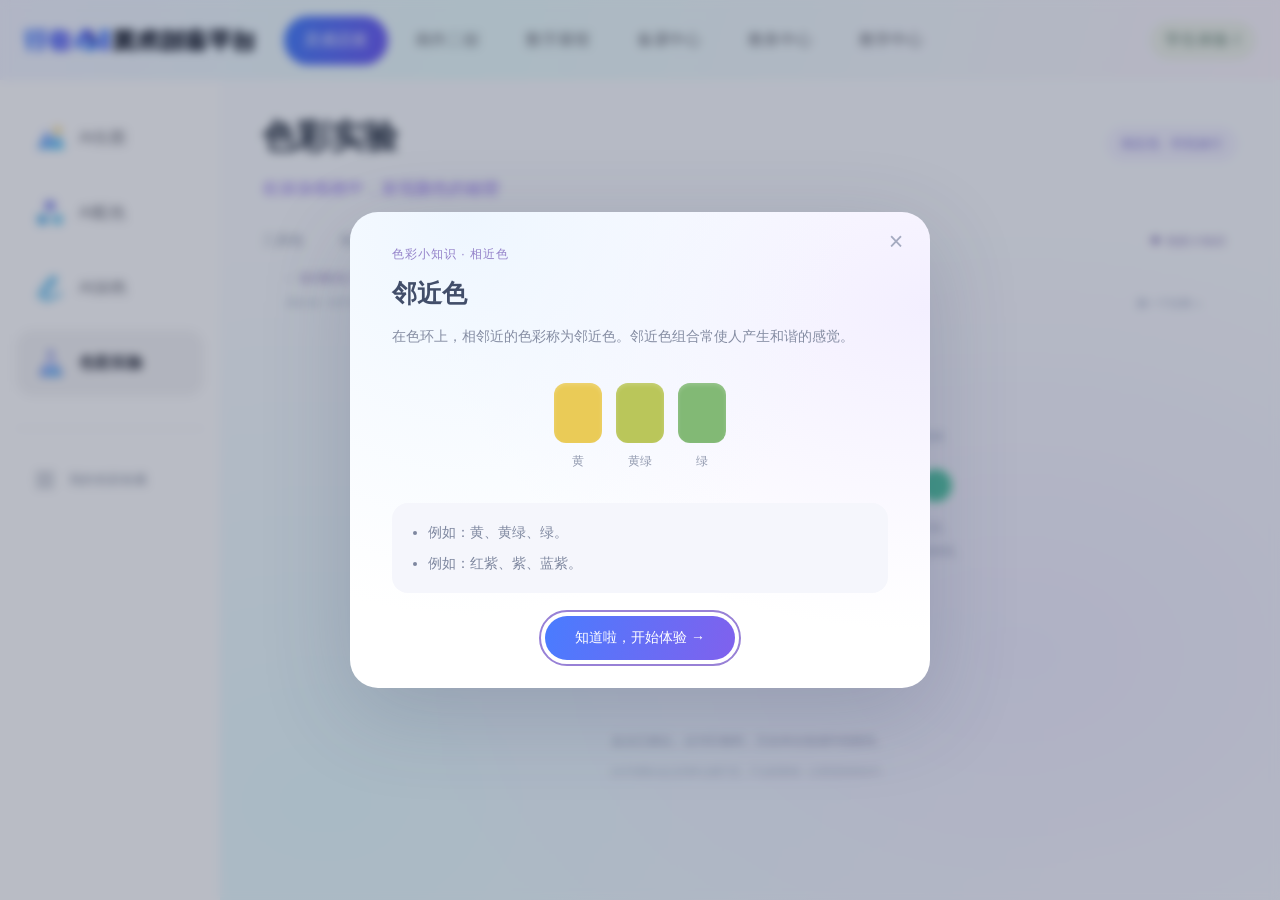
<file: color-analog-practice.html>
<!doctype html><meta charset="utf-8"><meta http-equiv="refresh" content="0;url=色彩实验_蘸颜料演示.html?v=59&tool=analog&palettePractice=1"><a href="色彩实验_蘸颜料演示.html?v=59&tool=analog&palettePractice=1">进入课堂练习</a>
</file>
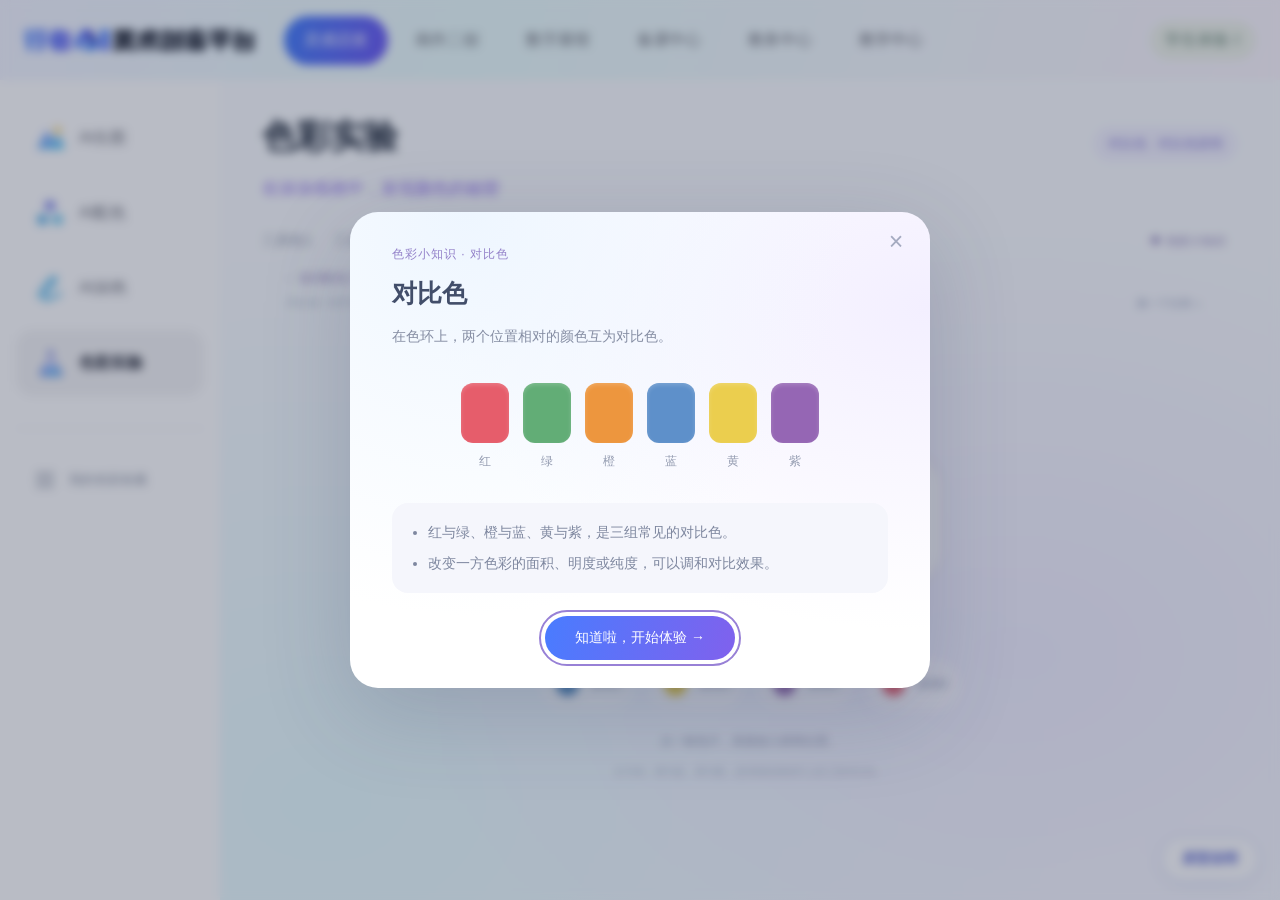
<file: color-contrast-practice.html>
<!doctype html><meta charset="utf-8"><meta http-equiv="refresh" content="0;url=色彩实验_蘸颜料演示.html?v=59&tool=contrast&palettePractice=1"><a href="色彩实验_蘸颜料演示.html?v=59&tool=contrast&palettePractice=1">进入课堂练习</a>
</file>
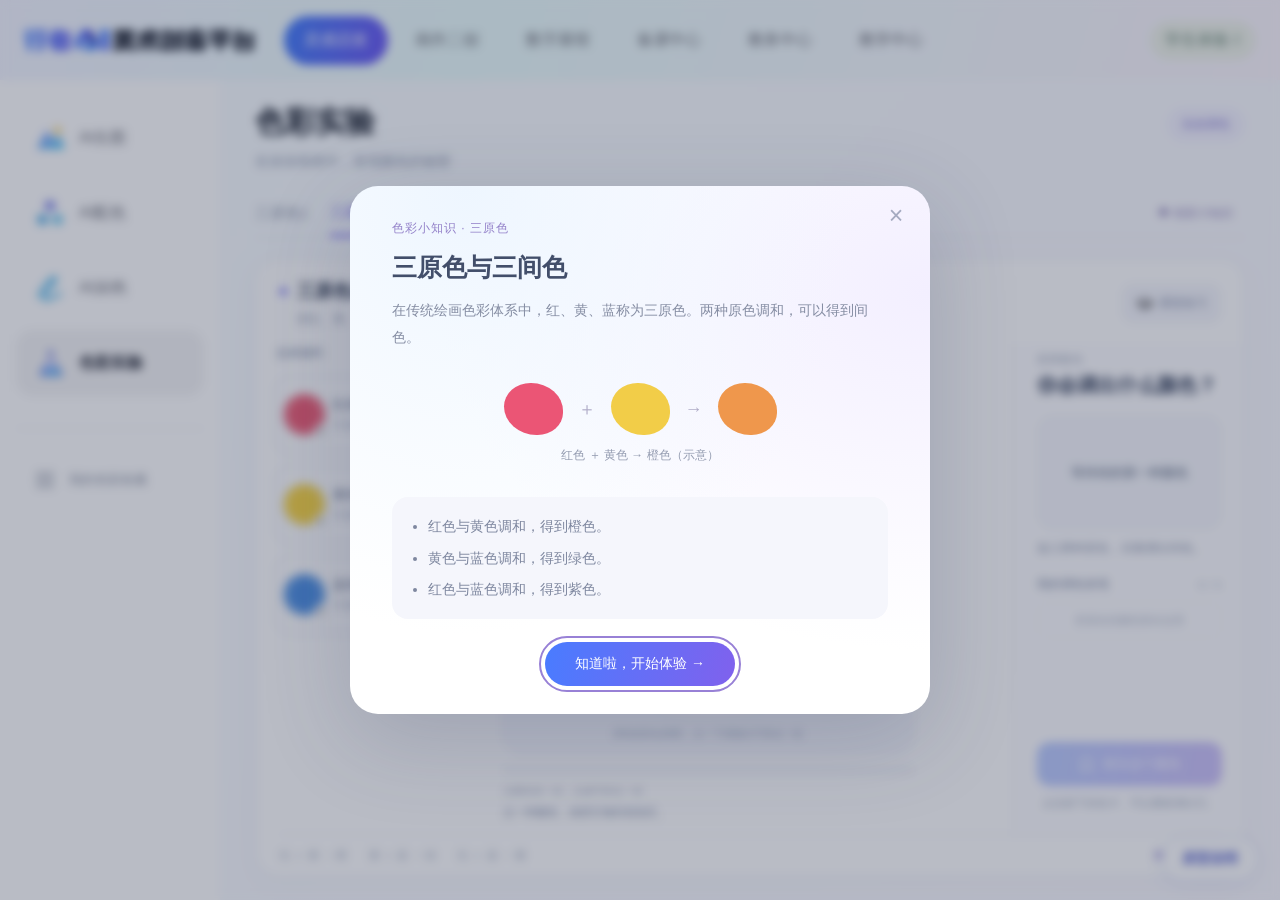
<file: 色彩实验_学生端.html>
<!doctype html><html lang="zh-CN"><meta charset="utf-8"><meta name="viewport" content="width=device-width,initial-scale=1"><title>色彩实验 · 蘸颜料演示</title><link rel="stylesheet" href="色彩实验室_assets/remaining-games.css?v=14"><link rel="stylesheet" href="色彩实验室_assets/chroma-classroom.css?v=3"><link rel="stylesheet" href="色彩实验室_assets/hue-classroom.css?v=9"><style>
*{box-sizing:border-box}body{margin:0;font-family:'PingFang SC',sans-serif;color:#304b50;background:#f9edd6}button{font:inherit;cursor:pointer;border:0}header{height:76px;display:flex;align-items:center;gap:40px;padding:0 35px;background:#fffdf5}header img{width:245px}header span{font-size:15px;color:#7f8b8b}header span:first-of-type{color:#557d73}main{height:calc(100vh - 76px);min-height:650px;position:relative;overflow:hidden;background:#e4eddf}.wall{position:absolute;inset:0 0 24%;background:#e4eddf}.floor{position:absolute;inset:76% 0 0;background:#d7b78d;background-image:repeating-linear-gradient(0deg,transparent 0 66px,#bc976a35 67px 69px)}.headline{position:absolute;left:7%;top:6%;z-index:2}.headline small{letter-spacing:4px;color:#7c9d8d}.headline h1{font-size:40px;margin:12px 0 8px;letter-spacing:5px}.headline p{font-size:14px;color:#7f9589}.window{position:absolute;right:9%;top:7%;width:235px;height:220px;background:#badfd9;border:13px solid #fff8e7;border-radius:110px 110px 0 0;box-shadow:8px 8px 0 #c6d6c5}.window:before{content:'';position:absolute;width:55px;height:55px;border-radius:50%;background:#ffe495;right:27px;top:25px}.window:after{content:'';position:absolute;bottom:0;left:0;width:100%;height:80px;background:#8fbba3;clip-path:polygon(0 80%,30% 10%,65% 65%,100% 20%,100% 100%,0 100%)}.scene{position:absolute;width:min(1180px,96%);height:540px;left:50%;bottom:3%;transform:translateX(-50%)}.object{position:absolute;background:none;padding:0;color:#3c5555;transition:transform .2s;transform-origin:bottom}.object:hover{transform:translateY(-12px) rotate(-2deg)}.object svg{width:100%;height:100%;overflow:visible}.tag{position:absolute;left:50%;bottom:-10px;transform:translateX(-50%) rotate(-3deg);white-space:nowrap;background:#fff9e9;padding:8px 18px;box-shadow:2px 4px 0 #77634214;font-weight:650;font-size:15px}.object small{display:block;font-size:10px;font-weight:400;color:#819089;margin-top:4px}.easel{left:34%;top:22%;width:290px;height:350px}.wheel{left:7%;top:3%;width:210px;height:230px}.lamps{left:3%;bottom:10%;width:230px;height:180px}.flowers{right:6%;top:30%;width:160px;height:230px}.houses{right:22%;bottom:1%;width:210px;height:155px}.fish{left:28%;bottom:0;width:180px;height:120px}.desk{position:absolute;left:25%;right:17%;height:24px;bottom:27%;background:#c49167;border-radius:5px;box-shadow:0 9px 0 #b17f58}.desk:before,.desk:after{content:'';position:absolute;top:24px;width:18px;height:150px;background:#ad805b;transform:rotate(7deg);left:20px}.desk:after{left:auto;right:20px;transform:rotate(-7deg)}.hint{position:absolute;right:30px;bottom:20px;color:#8a7763;font-size:12px}.role{margin-left:auto;background:#eff3e9;padding:9px 15px;border-radius:30px;color:#658371}.stage{position:absolute;inset:0;background:#f6f0df;z-index:10;padding:25px 5%;display:none}.stage.open{display:flex;flex-direction:column}.stagehead{display:flex;align-items:center;gap:25px}.back{background:#fffaf0;padding:12px 20px;border-radius:30px;color:#6c857a}.stage h2{font-size:27px;margin:0}.stagehead p{font-size:13px;color:#8c9688}.stagehead .role{font-size:13px}.toy{flex:1;min-height:0;position:relative;display:flex;justify-content:center;align-items:center;gap:40px}.paper{position:relative;background:#fffef8;width:min(800px,75%);height:72%;min-height:300px;transform:rotate(-1deg);box-shadow:5px 10px 0 #d8c6a430}.paper:before{content:'';position:absolute;width:100px;height:30px;background:#e7cc8d80;top:-13px;left:43%;transform:rotate(4deg);z-index:2}canvas{width:100%;height:100%;touch-action:none;cursor:crosshair}.paints{display:flex;flex-direction:column;gap:25px}.paint{width:68px;height:68px;border-radius:45% 52% 48% 55%;background:var(--c);border:8px solid #fffaf0;box-shadow:0 4px 0 #bdb69b40;transition:transform .2s}.paint.active{transform:scale(1.15);outline:2px dashed #788f7b;outline-offset:5px}.tools{display:flex;align-items:center;justify-content:center;gap:20px;padding:10px}.tools button{padding:12px 24px;background:#fffaf0;border-radius:30px;color:#658075}.tools .finish{background:#4d8877;color:white}.instruction{font-size:14px;color:#839182;text-align:center}.feedback{position:absolute;inset:0;background:#fff9e9ed;display:none;align-items:center;justify-content:center;flex-direction:column;z-index:20}.feedback.show{display:flex}.feedback b{font-size:40px;color:#4d8877}.feedback p{color:#8a9684}.feedback button{margin-top:20px;padding:15px 35px;background:#4d8877;color:white;border-radius:30px}.challenge{display:flex;gap:20px;align-items:center;justify-content:center;flex-wrap:wrap;max-width:850px}.challenge button{background:transparent;padding:0;transition:transform .2s}.challenge button:hover{transform:translateY(-10px)}.challenge svg{width:140px;height:190px}.challenge button.selected{filter:drop-shadow(0 7px 0 #6c927b);transform:translateY(-12px)}.swatches{display:flex;gap:15px}.swatches button{width:50px;height:50px;border-radius:50%;border:5px solid #fff}.sceneart{width:480px;max-width:70vw;height:350px}.choice{display:flex;flex-direction:column;align-items:center;gap:25px}.round{font-size:13px;color:#8a998a}.teacher-note{display:none;background:#fff9e9;padding:14px 20px;color:#688172}.teacher .teacher-note{display:block}.teacher .finish{font-size:0}.teacher .finish:after{content:'发起课堂练习 →';font-size:14px}@media(max-width:850px){header span{display:none}.scene{transform:translateX(-50%) scale(.75);width:1000px;transform-origin:bottom}.headline h1{font-size:30px}.window{right:4%;width:170px;height:180px}.toy{gap:15px}.paper{width:85%}.paints{gap:15px}.paint{width:45px;height:45px}.challenge svg{width:90px;height:140px}}

header.top{height:80px;background:linear-gradient(105deg,#f3f5ff,#eafcfc 37%,#fcf6fd);padding:0 24px;gap:28px}header.top img{width:232px}.brand{padding:0;background:none;display:flex}.mainnav{display:flex;gap:7px;align-items:center;flex:1}.mainnav button{background:none;font-size:16px;padding:14px 20px;border-radius:28px;color:#64666e;white-space:nowrap}.mainnav button.active{background:linear-gradient(105deg,#3e7bfa,#6954f1);color:white}.platform-shell{display:grid;grid-template-columns:220px minmax(0,1fr)}.side{background:white;padding:25px 16px}.side button{background:none;width:100%;display:flex;align-items:center;gap:14px;height:66px;padding:0 19px;border-radius:17px;margin-bottom:9px;color:#6b6d77;font-size:16px;text-align:left}.side button.active{background:#f4f4f5;color:#252937;font-weight:600}.side svg{width:30px;height:30px;flex:none}.side .minor{border-top:1px solid #f0f1f5;margin-top:32px;padding-top:18px}.side .minor button{font-size:13px;color:#8a91a1}.side .minor svg{width:20px;height:20px}.platform-shell>main{height:calc(100vh - 80px);min-height:670px;min-width:0}.headline{top:5%;left:5%}.headline small{letter-spacing:1px}.headline h1{font-size:32px}.window{width:180px;height:180px;right:5%;top:5%}.scene{transform:translateX(-50%) scale(.88);transform-origin:bottom;width:1100px}.stage{padding:24px 4%}.feedback{position:absolute}.platform-shell .role{white-space:nowrap}.side .active{cursor:default}@media(max-width:1200px){.mainnav button{padding:12px 10px!important;font-size:14px!important}.platform-shell{grid-template-columns:180px minmax(0,1fr)}.side{padding:20px 8px}.side button{font-size:14px}.scene{transform:translateX(-50%) scale(.72)}.headline h1{font-size:28px}}@media(max-width:850px){.platform-shell{grid-template-columns:90px minmax(0,1fr)}.side button{font-size:11px;flex-direction:column;height:76px;gap:6px;padding:10px 0}.side .minor{display:none}.mainnav{display:none}.scene{transform:translateX(-50%) scale(.57)}header.top img{width:210px}.window{display:none}}

/* Platform-native dipping demonstration */
.platform-shell>main{background:#fff}.headline,.window,.floor,.wall,.scene,.hint{display:none}.stage{display:flex;position:relative;inset:auto;height:100%;background:radial-gradient(ellipse at 50% 80%,#eff4ff88,transparent 65%),#fff;padding:28px 5%}.stagehead{position:relative;justify-content:center;text-align:center;min-height:110px;align-items:flex-start}.stagehead h2{font-size:28px;color:#222c3c}.stagehead p{color:#9298a7}.stagehead .back{position:absolute;left:0;top:0;font-size:12px;background:none;color:#8c95a9}.stagehead .round{position:absolute;right:0;top:0;background:#f3f2ff;color:#8276d5}.toy{gap:0;min-height:350px;align-items:stretch;padding:20px 15px 0}.paper{width:100%;height:auto;min-height:340px;transform:none;background:#fff;border:1px solid #e8ebf6;border-radius:12px;box-shadow:0 8px 25px #526baa09;overflow:hidden}.paper:before{display:none}.paper canvas{display:block;border-radius:12px;cursor:none}.paints{position:absolute;bottom:18px;left:38px;flex-direction:row;gap:18px;background:#f1f4ffdb;border-radius:28px;padding:12px 22px;z-index:5;border:1px solid white;box-shadow:0 6px 14px #627cb512}.paint{width:54px;height:49px;border:6px solid #fff;border-radius:48%;box-shadow:0 3px 5px #59718c18,inset 0 4px 0 #ffffff65}.paint.active{outline:2px solid #b2a5fa;outline-offset:3px;transform:none}.tools{justify-content:flex-end;padding:18px 15px 5px}.tools button{background:#f7f8fc;color:#8c96ac;font-size:13px}.tools .finish{background:linear-gradient(105deg,#3e7bfa,#6954f1);color:white;padding:13px 32px}.instruction{color:#8d98b0;font-size:13px;margin:18px 0 0}.toolnav{display:flex;justify-content:center;gap:34px;margin:0 0 4px}.toolnav button{background:none;padding:10px 0;color:#8b94a8;font-size:14px}.toolnav button.active{color:#6659ed;border-bottom:3px solid #7968fb}.demo-brush{position:absolute;width:32px;height:140px;pointer-events:none;z-index:9;transform:translate(-9px,-125px) rotate(25deg);transform-origin:10px 125px;filter:drop-shadow(2px 4px 2px #5866a520)}.demo-brush svg{width:100%;height:100%}.dip-state{position:absolute;top:16px;left:20px;color:#a5aec0;font-size:12px;pointer-events:none}.paint{transition:transform .2s}.paint.dipping{transform:scale(.9)}.platform-shell .stagehead .role{margin-left:0}.teacher-note{font-size:12px}@media(max-width:850px){.toolnav{gap:15px}.paints{left:25px;gap:12px}.paint{width:44px;height:42px}}

/* Explicit vertical flow: no dependency on scene-open class */
.stage{flex-direction:column!important;min-width:0;overflow:hidden}.stagehead{flex:none;width:100%;min-height:105px}.stagehead>div{min-width:0}.toolnav{flex:none;width:100%;min-height:48px}.toolnav button{white-space:nowrap;flex:none}.toy{width:100%;flex:1;min-height:280px}.instruction{flex:none}.tools{flex:none;width:100%;min-height:65px}.paper{position:relative;min-width:0;width:100%;height:100%;min-height:280px}.paper canvas{position:absolute;inset:0;width:100%;height:100%}.stagehead h2{white-space:nowrap}.tools button{white-space:nowrap}.stagehead .back{top:0;left:0}.stagehead .round{top:0;right:0}

.stage{background:radial-gradient(ellipse at 75% 70%,#ece8ffb0,transparent 55%),radial-gradient(ellipse at 10% 88%,#d8fbff90,transparent 55%),#fbfdff;padding:26px 4% 20px}.stagehead{justify-content:flex-start;text-align:left;min-height:120px}.stagehead h2{font-size:34px;margin:8px 0 12px}.stagehead p{font-size:17px;color:#8c6ced}.stagehead .back{display:none}.stagehead .round{top:20px}.toolnav{justify-content:flex-start;gap:36px;padding-left:0}.toy{padding:15px 0 0;min-height:350px}.paper{background:linear-gradient(145deg,#fff,#fdfbff);border:0;box-shadow:0 14px 35px #a49bdf1b;border-radius:22px;overflow:visible}.paper canvas{border-radius:22px;cursor:grab}.paper canvas:active{cursor:grabbing}.dip-state{top:21px;left:25px;color:#aaa8bd}.mix-palette{position:absolute;bottom:-32px;left:-15px;width:340px;height:175px;z-index:6;background:linear-gradient(145deg,#fff,#faf6ff 65%,#e6e7ff);border:3px solid #ffffff;border-radius:48% 50% 40% 44%;box-shadow:inset 0 -9px 12px #a8a1da23,0 14px 20px #9d9bc52b;transform:rotate(-5deg);display:flex;align-items:center;justify-content:center;gap:19px;padding:10px 20px 28px}.pigment{display:flex;flex-direction:column;align-items:center;gap:6px;transform:rotate(5deg)}.pigment button.paint{position:relative;width:75px;height:60px;border:4px solid #fff8;border-radius:49%;background:radial-gradient(ellipse at 32% 22%,#ffffffa0 0%,transparent 27%),radial-gradient(ellipse at 45% 35%,var(--c),var(--c) 55%,color-mix(in srgb,var(--c),#6b4380 18%));box-shadow:inset 0 4px 6px #9a8aa635,0 2px 0 white;outline:none}.pigment button.paint:after{content:'';position:absolute;width:25px;height:8px;left:12px;top:8px;border-radius:50%;background:#fff8;transform:rotate(-20deg)}.pigment button.paint.active{outline:2px solid #ae9afd;outline-offset:4px}.pigment small{font-size:11px;color:#8885a5}.mix-palette:after{content:'';position:absolute;width:47px;height:27px;bottom:13px;left:140px;background:linear-gradient(130deg,#b9c5f8,#e8e7fe);border-radius:50%;box-shadow:inset 0 3px 5px #8e8dc52b}.demo-brush{width:55px;height:210px;transform:translate(-15px,-185px) rotate(30deg);transform-origin:15px 185px;filter:drop-shadow(4px 8px 5px #7468b529)}.target-chip{position:absolute;right:22px;top:20px;z-index:3;background:#fff9;border:1px solid #fff;padding:14px 18px;border-radius:18px;box-shadow:0 7px 15px #b4a8d514;text-align:center;font-size:12px;color:#8f88aa;pointer-events:none}.target-chip i{display:block;margin:10px auto 0;width:45px;height:45px;border-radius:50%;background:radial-gradient(circle at 30% 20%,#ffbf73,#ff9942 65%,#f58632);box-shadow:inset 0 2px 3px #fff6}.tools{padding-top:47px}.tools .finish{background:linear-gradient(105deg,#05d9ee,#6980ff 55%,#c881f4);min-width:175px}.instruction{margin-top:12px;margin-left:260px;font-size:12px}.paints{display:none}@media(max-width:900px){.stagehead h2{font-size:27px}.mix-palette{width:275px;height:150px;gap:10px}.pigment button.paint{width:60px;height:50px}.mix-palette:after{left:115px}.instruction{margin-left:220px}.toolnav{gap:23px}}

.undo-paint{position:absolute;left:350px;bottom:5px;background:#fff9;border:1px solid #e8e7f6;border-radius:20px;padding:8px 14px;font-size:11px;color:#9a91b5;z-index:8}.undo-paint:disabled{opacity:.35;cursor:default}.game-caption{position:absolute;top:18px;left:22px;font-size:12px;color:#a29db8}.rich-area{height:100%;width:100%;position:relative;display:flex;align-items:center;justify-content:center;gap:30px;background:radial-gradient(ellipse at 50% 80%,#ececff70,transparent 65%);border-radius:22px}.rich-area .challenge{gap:16px}.rich-area .challenge button{position:relative;filter:drop-shadow(0 9px 9px #9990c015)}.rich-area .challenge button.selected{filter:drop-shadow(0 5px 0 #afa2f3)}.rich-area svg{overflow:visible}.rich-meta{position:absolute;right:16px;top:12px;display:flex;gap:8px;align-items:center}.rich-meta select{font:inherit;font-size:12px;color:#8c83aa;background:#fff;border:1px solid #eeeafa;padding:8px 12px;border-radius:20px}.rich-level{font-size:11px;color:#9c90bd}.rich-note{position:absolute;bottom:18px;left:0;width:100%;text-align:center;font-size:12px;color:#a39bb6}.rich-pieces{display:flex;flex-direction:column;gap:15px}.rich-pieces button{width:56px;height:56px;border-radius:17px;border:4px solid white;box-shadow:0 5px 10px #8175c420}.rich-pieces button:hover{transform:translateY(-3px)}.rich-swatches{display:flex;gap:12px;justify-content:center;flex-wrap:wrap;max-width:420px}.rich-swatches button{width:39px;height:39px;border-radius:50%;border:4px solid #fff;box-shadow:0 3px 7px #8b83b325}.rich-swatches button.active{outline:2px solid #a595f0;outline-offset:3px}.rich-art{width:420px;height:275px;max-width:50vw;cursor:pointer}.rich-badge{color:#8a7bc6;background:#f5f0ff;padding:8px 14px;border-radius:20px;font-size:12px}.challenge .rank{display:block;font-size:12px;color:#a59abb;margin-top:5px}.stage .instruction{max-width:100%;margin-left:0}.stage{min-height:0}.platform-shell>main{min-height:640px}.stagehead{min-height:108px}.tools{padding-top:38px}.paper{min-height:270px}.rich-area .challenge svg{width:125px;height:175px}@media(max-width:1000px){.rich-area .challenge svg{width:90px}.rich-art{width:340px}.undo-paint{left:280px;font-size:10px}}

.rich-area{flex-direction:column;padding:52px 15px 10px;gap:12px}.rich-note{position:static;flex:none;min-height:18px;margin-top:4px}.rich-art{height:230px}.rich-area .challenge svg{height:150px}.rich-pieces{display:grid;grid-template-columns:repeat(2,45px);gap:10px}.rich-pieces button{width:45px;height:45px}

.lesson-toy{width:100%;height:100%;display:flex;align-items:center;justify-content:center;gap:34px;position:relative;padding:45px 20px 20px}.lesson-picture{width:min(560px,65%);height:280px;overflow:visible}.lesson-controls{width:190px;display:flex;flex-direction:column;gap:18px;align-items:flex-start}.lesson-controls h3{font-size:19px;margin:0;color:#655d8b}.lesson-controls p{font-size:12px;color:#9a91ac;line-height:1.8;margin:0}.tone-choices{display:flex;gap:8px;flex-wrap:wrap}.tone-choices button{width:42px;height:42px;border:4px solid white;border-radius:12px;box-shadow:0 4px 8px #a99bc626}.tone-choices button.active{outline:2px solid #9c8be2;outline-offset:2px}.region-label{font-size:11px;fill:#fff;pointer-events:none}.lesson-banner{position:absolute;top:8px;left:10px;right:10px;display:flex;align-items:center;justify-content:space-between;font-size:12px;color:#9c91b1}.lesson-banner button{background:#fff;border:1px solid #ece7f7;border-radius:20px;padding:7px 13px;color:#a094b8}.lesson-step{display:flex;gap:8px}.lesson-step span{padding:6px 10px;border-radius:15px;background:#f2eef9;color:#b2a8c6;font-size:11px}.lesson-step span.on{background:#e9e2ff;color:#8a72cf}.reveal-button{background:linear-gradient(110deg,#7e9df4,#b193ec);color:#fff;border-radius:20px;padding:10px 17px;font-size:12px}.lesson-picture [data-region]{cursor:pointer;transition:fill .3s}.lesson-picture .focused{stroke:#fff;stroke-width:3;stroke-dasharray:7 5}.target-preview{display:flex;gap:5px;align-items:center;font-size:11px;color:#a294b5}.target-preview i{width:22px;height:22px;border-radius:7px;border:2px solid #fff}.hide-palette{display:flex;flex-wrap:wrap;gap:10px}.hide-palette button{width:38px;height:38px;border-radius:50%;border:4px solid white;box-shadow:0 3px 6px #9d91b533}.hide-palette button.active{outline:2px solid #a38cdf;outline-offset:3px}@media(max-width:900px){.lesson-toy{gap:15px;padding:45px 0 10px}.lesson-controls{width:160px}.lesson-picture{height:245px}.tone-choices button{width:35px;height:35px}}

.nature-create{height:100%;width:100%;position:relative;display:flex;flex-direction:column;gap:12px;padding:40px 10px 0}.nature-create .lesson-banner{top:0}.nature-work{display:flex;flex:1;gap:22px;min-height:0;align-items:center;justify-content:center}.nature-sheet{width:min(590px,70%);height:270px;background:#fff;border-radius:18px;box-shadow:0 8px 25px #a99cc91c;touch-action:none}.nature-tray{width:180px;display:flex;flex-direction:column;gap:14px}.nature-tray h3{font-size:16px;color:#71658e;margin:0}.nature-tray p{font-size:11px;color:#aaa0b9;margin:0;line-height:1.7}.nature-colors{display:flex;gap:8px;flex-wrap:wrap}.nature-colors button{width:37px;height:37px;border:4px solid white;border-radius:50%;box-shadow:0 3px 7px #9d8ebc22}.nature-colors button.active{outline:2px solid #a38cde;outline-offset:2px}.nature-stamps{display:flex;gap:8px}.nature-stamps button{width:48px;height:48px;border-radius:13px;background:#f4f1fc;padding:5px;color:#8c79b3}.nature-stamps button.active{outline:2px solid #b5a1e7}.nature-stamps svg{width:100%;height:100%;pointer-events:none}.nature-footer{display:flex;justify-content:center;gap:15px;align-items:center;font-size:11px;color:#a297b5}.nature-footer button{background:#fff;border:1px solid #eee7f8;border-radius:20px;padding:7px 13px;color:#a08ab9}.nature-sheet [data-zone]{cursor:pointer;transition:fill .2s}.nature-sheet [data-stamp]{cursor:grab}.nature-sheet .stamp-chosen{filter:drop-shadow(0 0 4px #9b83db)}@media(max-width:900px){.nature-tray{width:150px}.nature-sheet{height:245px}.nature-work{gap:12px}.nature-colors button{width:31px;height:31px}}

.free-region-toggle{position:absolute;right:18px;top:10px;z-index:8;background:#fff;border:1px solid #e5dff6;border-radius:20px;padding:8px 14px;font-size:12px;color:#9380bb}.lesson-toy .free-region-toggle{right:125px}.free-region-panel{position:relative;width:100%;height:100%;display:flex;gap:25px;align-items:center;padding:40px 10px 15px}.free-region-canvas{width:72%;height:280px;background:#fff;border:1px solid #eee9f7;border-radius:18px;box-shadow:0 8px 20px #b5a5cc12;touch-action:none;cursor:crosshair}.free-region-controls{width:180px;display:flex;flex-direction:column;gap:17px}.free-region-controls h3{font-size:18px;color:#75658d;margin:0}.free-region-controls p{color:#a297b0;font-size:12px;line-height:1.8;margin:0}.free-region-controls button{border-radius:20px;background:#f2eefb;color:#9a85b7;padding:8px 13px;font-size:12px}.free-region-tones{display:flex;flex-wrap:wrap;gap:8px}.free-region-tones button{width:34px;height:34px;border-radius:50%;padding:0;border:3px solid white;box-shadow:0 3px 8px #a99bc524}.free-region-tones button.active{outline:2px solid #a68dd7;outline-offset:2px}.free-region-controls .delete-region{background:#fff;color:#b9a7bb;border:1px solid #eee6f0}.free-region-controls .delete-region:disabled{opacity:.4}

.free-region-controls .delete-region,#free-count{display:none!important}.free-region-panel>.free-region-toggle{top:0;right:auto;left:10px;font-size:11px;padding:5px 10px;background:transparent;border:0;color:#a99bb9}.free-region-controls{gap:22px}.free-region-controls #free-undo{align-self:flex-start;background:transparent;border:0;padding-left:0}.free-region-controls p{font-size:12px}.free-region-tones{flex-wrap:nowrap;gap:7px}.free-region-tones button{width:29px;height:29px;flex:none}

.mountain-game{width:100%;height:100%;position:relative;padding:20px 5px 0;display:flex;align-items:center;justify-content:center;gap:28px}.mountain-sheet{width:74%;height:300px;touch-action:none;cursor:crosshair;box-shadow:0 12px 24px #a99cc91c;border-radius:22px;background:#fff}.mountain-palette{width:150px;display:flex;flex-direction:column;gap:18px}.mountain-palette h3{font-size:18px;color:#716086;margin:0}.mountain-palette p{font-size:12px;color:#a499b1;line-height:1.8;margin:0}.mountain-colors{display:flex;gap:10px;flex-wrap:wrap}.mountain-colors button{width:38px;height:38px;border-radius:12px;border:3px solid white;box-shadow:0 4px 8px #a89ac62a;cursor:grab}.mountain-palette>button{padding:8px 0;background:none;font-size:12px;color:#a293b4;text-align:left}.mountain-progress{position:absolute;top:-10px;left:10px;font-size:12px;color:#a59ab6}.mountain-ghost{position:fixed;pointer-events:none;width:35px;height:35px;border-radius:12px;border:3px solid white;z-index:100;box-shadow:0 4px 12px #8473a450;transform:translate(-50%,-50%)}@media(max-width:900px){.mountain-sheet{width:73%;height:270px}.mountain-palette{width:130px}.mountain-colors{gap:6px}}

.mountain-colors button{cursor:pointer;touch-action:manipulation}.mountain-colors button.tone-selected{outline:3px solid #ab92e0;outline-offset:3px;transform:translateY(-2px)}

.value-unit{width:100%;height:100%;display:flex;flex-direction:column;align-items:center;justify-content:center;gap:18px;position:relative}.value-heading{text-align:center}.value-heading h3{font-size:23px;margin:0 0 9px;color:#5c567c}.value-heading p{font-size:13px;color:#9992ab;margin:0}.value-steps{display:flex;gap:20px;color:#b6aec6;font-size:12px}.value-steps .on{color:#8971cf}.value-objects{display:flex;align-items:center;justify-content:center;gap:18px;padding:16px}.value-object{background:none;padding:0;position:relative;transition:transform .2s}.value-object svg{width:108px;height:120px;filter:drop-shadow(0 7px 5px #afa2ca20)}.value-object.chosen{transform:translateY(-10px)}.value-object.chosen:after{content:'✓';position:absolute;bottom:-5px;left:40%;background:#a38bd6;color:white;border-radius:50%;width:22px;height:22px;line-height:22px;font-size:12px}.value-order .value-object.chosen:after{content:'↔'}.value-numbers{font-size:11px;color:#b0a5bf;display:block;margin-top:8px}.value-match{display:flex;align-items:center;gap:35px}.value-sample{text-align:center;font-size:12px;color:#a294b5}.value-sample i{display:block;width:130px;height:130px;border-radius:28px;margin:12px 0;box-shadow:0 8px 20px #aaa0bd18}.value-match input{accent-color:#a58bd8;width:250px}.value-status{font-size:13px;color:#9381b5;text-align:center;min-height:24px}.value-classinfo{font-size:11px;color:#b3a7c2}.value-objects button:focus-visible{outline:3px solid #cab6ed;border-radius:20px}.value-recap{display:flex;gap:25px;text-align:center;color:#9c8eaf;font-size:12px}.value-recap b{display:block;font-size:22px;color:#8871b0;margin-bottom:7px}@media(max-width:1000px){.value-object svg{width:80px;height:95px}.value-objects{gap:9px}.value-match{gap:20px}.value-match input{width:180px}}

.value-art-head{display:flex;gap:12px;align-items:center;justify-content:center}.value-art-head button{background:none;color:#a593b9;font-size:12px;padding:6px 10px;border-radius:20px}.value-art-head button.selected{background:#eee7fa;color:#9078bb}.value-art-layout{display:flex;align-items:center;justify-content:center;gap:35px;width:100%}.value-artwork{width:310px;height:255px;flex:none;filter:drop-shadow(0 9px 10px #a497c323)}.value-art-layout #value-body{min-width:0}.value-art-layout .value-object svg{width:70px;height:85px}.value-art-layout .value-objects{gap:9px;padding:12px 0}.value-art-layout .value-match{gap:12px}.value-art-layout .value-sample i{width:75px;height:85px;border-radius:17px}.value-art-layout .value-match input{width:140px}.value-art-layout .value-match{flex-wrap:wrap;max-width:290px;justify-content:center}.value-unit{gap:12px}.value-unit .value-heading h3{font-size:20px}.value-unit .value-heading p{font-size:12px}.value-art-progress{display:flex;gap:8px;align-items:center;justify-content:center;font-size:11px;color:#a89bb8}.value-art-progress i{width:35px;height:4px;background:#e7e0f2;border-radius:3px}.value-art-progress i.done{background:#b69bdc}.value-art-compare{background:none;color:#a68cbd;font-size:12px;padding:5px 12px}.value-art-finale{display:flex;flex-direction:column;gap:12px;align-items:center}.value-art-finale button{background:#f1ebfa;color:#a08bb9;padding:8px 18px;border-radius:20px}.value-classinfo{display:none}@media(max-width:1050px){.value-artwork{width:250px;height:225px}.value-art-layout{gap:20px}.value-art-layout .value-object svg{width:54px}.value-art-layout .value-objects{gap:4px}}

.value-unit{padding-top:18px;gap:9px;justify-content:center}.value-art-head{margin-top:0;min-height:26px;flex:none}.value-artwork{height:220px;width:270px}.value-art-layout{gap:30px}.value-unit .value-heading h3{margin-bottom:6px}.value-art-progress{min-height:12px}.value-unit .value-status{min-height:18px}

.value-unit{max-width:850px;margin:auto;padding:10px 25px 0;gap:20px}.value-steps{margin-bottom:3px;gap:28px}.value-unit .value-heading h3{font-size:25px;margin-bottom:12px;color:#5e567c}.value-unit .value-heading p{font-size:13px;line-height:1.8;color:#a097af}.value-unit .value-objects{gap:22px;padding:22px 0}.value-object svg{width:108px;height:125px;filter:drop-shadow(0 6px 8px #a99bc514)}.value-object svg rect{rx:12}.value-match{gap:28px}.value-sample i{border-radius:16px;width:140px;height:140px;box-shadow:0 6px 15px #aaa0bd12}.value-status{max-width:600px;line-height:1.8}.value-art-head,.value-art-layout,.value-art-progress{display:none!important}.value-unit #value-body{min-height:175px;display:flex;align-items:center;justify-content:center}.value-recap b{font-size:24px}.value-unit .value-classinfo{display:none}

.restore-game{width:100%;height:100%;display:flex;flex-direction:column;align-items:center;justify-content:center;gap:13px;padding:10px}.restore-game h3{font-size:24px;color:#62577f;margin:0}.restore-game p{font-size:13px;color:#a197b1;margin:0}.restore-picture{width:440px;height:270px;max-width:85%;overflow:visible;filter:drop-shadow(0 9px 12px #b0a0ca20)}.restore-picture [data-value-region]{cursor:pointer;transition:fill .25s,opacity .2s}.restore-picture .selected{stroke:#fff;stroke-width:4;stroke-dasharray:6 4}.restore-top{font-size:11px;color:#ae9ebd;display:flex;gap:18px}.restore-bottom{font-size:12px;color:#a18bb8;min-height:24px}.restore-picture .locked{pointer-events:none}.restore-game .restore-label{font-size:11px;fill:#a699b9}.restore-game .restore-instruction{font-size:11px;color:#b0a5bd}

.task-pool-label{position:absolute;right:15px;top:0;font-size:11px;color:#aa99bd;z-index:10;background:#f6f0fc;padding:6px 12px;border-radius:20px}.pool-strip{display:flex;gap:16px;align-items:center;justify-content:center;font-size:11px;color:#b0a2bd}.pool-slot{width:58px;height:70px;border-radius:14px;background:#f0eaf7;border:2px dashed #c9b9df;display:grid;place-items:center;color:#b0a0c2;font-size:20px}.pool-options{display:flex;gap:14px;align-items:center;justify-content:center}.pool-options button{width:62px;height:70px;border-radius:14px;border:3px solid white;box-shadow:0 5px 10px #a798c724}.pool-options button.chosen{outline:3px solid #ac90d8;outline-offset:3px}.pool-demo{display:flex;gap:24px;align-items:center}.pool-demo i{display:block;width:90px;height:90px;border-radius:18px}.pool-demo>div{padding:25px;border-radius:20px}

.correct-pop{position:absolute;inset:0;z-index:60;display:flex;align-items:center;justify-content:center;flex-direction:column;gap:13px;background:#ffffffb8;backdrop-filter:blur(3px);pointer-events:none;border-radius:24px;animation:correct-enter .23s ease-out}.correct-pop svg{width:100px;height:100px;overflow:visible;filter:drop-shadow(0 8px 12px #a68ac92a)}.correct-pop b{font-size:24px;color:#8467bd;font-weight:650}.correct-pop small{font-size:12px;color:#a493b8}.correct-spark{transform-origin:center;animation:correct-star .6s ease-out}@keyframes correct-enter{from{opacity:0;transform:scale(.94)}to{opacity:1;transform:scale(1)}}@keyframes correct-star{0%{transform:scale(.2) rotate(-20deg)}65%{transform:scale(1.12) rotate(6deg)}100%{transform:scale(1) rotate(0)}}

.teacher-lesson{display:none;align-items:center;gap:14px;background:#f7f5ff;border:1px solid #eee8fb;border-radius:15px;padding:12px 16px;margin:10px 0 14px;font-size:12px;color:#9685b0}.teacher .teacher-lesson{display:flex}.teacher-lesson label{display:flex;align-items:center;gap:7px}.teacher-lesson select{background:#fff;border:1px solid #e7dff4;border-radius:9px;padding:7px;color:#8f7ba8;font:inherit}.teacher-lesson button{background:linear-gradient(110deg,#6886f5,#a07ce9);color:#fff;padding:9px 16px;border-radius:18px;margin-left:auto;font:inherit}.teacher-lesson-note{font-size:10px;color:#b1a3be}.teacher .teacher-note{display:none}.teacher .stagehead{min-height:90px}.teacher .value-unit{padding-top:0}.teacher-dialog{position:absolute;inset:0;z-index:70;background:#fffffff0;display:flex;flex-direction:column;align-items:center;justify-content:center;gap:15px;padding:25px;text-align:center;border-radius:20px}.teacher-dialog h3{font-size:22px;color:#8a73b0;margin:0}.teacher-dialog p{font-size:13px;color:#a595b4;max-width:490px;line-height:1.8}.teacher-dialog button{background:#a18bd2;color:#fff;padding:11px 22px;border-radius:20px}.teacher .tools .finish{font-size:13px}.teacher .tools .finish:after{display:none}
</style><svg aria-hidden="true" style="position:absolute;width:0;height:0;overflow:hidden"><defs><linearGradient id="ig" x2="1" y2="1"><stop stop-color="#9b9bff"/><stop offset="1" stop-color="#51cef2"/></linearGradient><symbol id="ic-image" viewBox="0 0 32 32"><path fill="url(#ig)" d="M3 25 11 10q2-3 4 0l5 9 3-5q2-2 4 1l4 10q1 3-3 3H6q-5 0-3-3Z"/><path fill="#f8d262" d="m24 2 2 4 4 2-4 2-2 4-2-4-4-2 4-2Z"/></symbol><symbol id="ic-color" viewBox="0 0 32 32"><circle cx="16" cy="8" r="6" fill="#8b92ee"/><circle cx="8" cy="23" r="6" fill="#61b4e8"/><circle cx="24" cy="23" r="6" fill="#78caf0"/></symbol><symbol id="ic-pen" viewBox="0 0 32 32"><path d="M4 25C17-1 30 0 16 16S12 31 27 22" fill="none" stroke="#57b9ec" stroke-width="3.5" stroke-linecap="round"/></symbol><symbol id="ic-lab" viewBox="0 0 32 32"><path d="M13 3h7m-5 0v9L6 26q-2 4 3 4h17q5 0 2-4l-9-14V3" stroke="#8b95e3" stroke-width="2" fill="#eef0ff" stroke-linecap="round"/><path d="m11 19-5 8q-1 2 3 2h17q3 0 1-2l-5-8Z" fill="url(#ig)"/><circle cx="16" cy="23" r="2" fill="#fff8"/></symbol><symbol id="ic-class" viewBox="0 0 24 24"><rect x="3" y="4" width="18" height="13" rx="2" fill="none" stroke="currentColor" stroke-width="1.6"/><path d="M8 21h8m-4-4v4m-5-12h10m-10 4h6" fill="none" stroke="currentColor" stroke-width="1.6" stroke-linecap="round"/></symbol><symbol id="ic-back" viewBox="0 0 24 24"><path d="M8 4 3 9l5 5M4 9h9a6 6 0 0 1 0 12" fill="none" stroke="currentColor" stroke-width="1.7" stroke-linecap="round" stroke-linejoin="round"/></symbol><symbol id="ic-grid" viewBox="0 0 24 24"><rect x="3" y="3" width="7" height="7" rx="2" fill="none" stroke="currentColor" stroke-width="1.6"/><rect x="14" y="3" width="7" height="7" rx="2" fill="none" stroke="currentColor" stroke-width="1.6"/><rect x="3" y="14" width="7" height="7" rx="2" fill="none" stroke="currentColor" stroke-width="1.6"/><rect x="14" y="14" width="7" height="7" rx="2" fill="none" stroke="currentColor" stroke-width="1.6"/></symbol><symbol id="bird" viewBox="0 0 320 250"><ellipse cx="170" cy="219" rx="92" ry="11" fill="#becddd" opacity=".22"/><path d="m55 151 67-63 103 66-62 44Z" fill="#e6e9f0"/><path d="m121 89 23-65 63 103-44 71Z" fill="var(--result)"/><path d="m144 24 19 174 44-71Z" fill="#ffffff32"/><path d="m163 198 62-44 50 6-45 29Z" fill="var(--result)"/><path d="m225 154 29-44 27 50Z" fill="var(--result)"/><path d="m254 110 40 40-13 10Z" fill="#ede3ce"/><path d="m55 151 37 56 71-9Z" fill="var(--result)"/><path d="m121 89-29 118 71-9Z" fill="#0000000d"/><path d="m254 110 21 50-50-6Z" fill="#ffffff25"/><circle cx="267" cy="145" r="2.1" fill="#536277"/></symbol></defs></svg><header class="top"><button class="brand" data-view="home" aria-label="返回平台首页"><img src="色彩实验室_assets/logo.png" alt="行者AI美术创客平台"></button><nav class="mainnav"><button data-view="lab" class="active">灵感启发</button><button data-static>画作二创</button><button data-static>数字展馆</button><button data-static>备课中心</button><button data-static>教务中心</button><button data-static>教学中心</button></nav><button class="role" id="role">学生体验 ⇄</button></header><div class="platform-shell"><aside class="side"><button data-static><svg><use href="#ic-image"/></svg>AI生图</button><button data-static><svg><use href="#ic-color"/></svg>AI配色</button><button data-static><svg><use href="#ic-pen"/></svg>AI涂鸦</button><button class="active" data-view="lab"><svg><use href="#ic-lab"/></svg>色彩实验</button><div class="minor"><button id="open-records"><svg><use href="#ic-grid"/></svg>我的色彩收藏</button></div></aside><main><div class="wall"></div><div class="floor"></div><div class="headline"><small>灵感启发 / 色彩实验</small><h1>今天，玩点什么颜色？</h1><p>点一点画室里的小物件，开始你的色彩发现。</p></div><div class="window"></div><div class="scene"><div class="desk"></div><button class="object easel" data-tool="mix"><svg viewBox="0 0 290 350"><path d="M75 340 135 8 155 8 215 340M65 290h160" stroke="#ae7f58" stroke-width="15" fill="none" stroke-linecap="round"/><path d="M25 55h240v220H25z" fill="#fffaf0" stroke="#d9b582" stroke-width="9"/><path d="M62 160q25-65 65-20t60-12" stroke="#ee7480" stroke-width="40" fill="none" stroke-linecap="round"/><path d="M95 180q40-60 105-30" stroke="#f3c645" stroke-width="40" fill="none" stroke-linecap="round"/><path d="m208 90-30 125" stroke="#668caa" stroke-width="9"/><path d="m178 215-8 20 17-7" fill="#df9b5e"/></svg><span class="tag">三原色<small>蘸一蘸，涂一涂</small></span></button><button class="object wheel" data-tool="hue"><svg viewBox="0 0 210 230"><path d="m88 190-20 35m55-35 20 35" stroke="#a68366" stroke-width="10"/><circle cx="105" cy="100" r="86" fill="#faf6df"/><g id="roomwheel"></g><circle cx="105" cy="100" r="27" fill="#fff8e7"/><circle cx="105" cy="100" r="9" fill="#b59367"/></svg><span class="tag">色相<small>转动彩虹风车</small></span></button><button class="object lamps" data-tool="light"><svg viewBox="0 0 230 180"><path d="M20 25q90 35 190-5" stroke="#9b9f7f" stroke-width="3" fill="none"/><path d="M55 35v28m62-19v25m62-32v27" stroke="#9b9f7f" stroke-width="3"/><path d="M28 70q27-35 54 0v60H28z" fill="#6d83ba"/><path d="M90 76q27-35 54 0v60H90z" fill="#a4b5d5"/><path d="M152 70q27-35 54 0v60h-54z" fill="#d6e3ed"/></svg><span class="tag">明度<small>寻找不一样的光</small></span></button><button class="object flowers" data-tool="chroma"><svg viewBox="0 0 160 230"><path d="M80 180V65m0 70-40-30m40 10 35-40" stroke="#7e9e72" stroke-width="7" fill="none"/><g fill="#e6a578"><circle cx="60" cy="48" r="22"/><circle cx="90" cy="38" r="22"/><circle cx="109" cy="64" r="22"/><circle cx="85" cy="85" r="22"/><circle cx="57" cy="77" r="22"/></g><circle cx="81" cy="62" r="19" fill="#f7dc8f"/><path d="M40 154h80l-12 70H52z" fill="#a5b9ad"/><path d="M40 154h80" stroke="#819b8e" stroke-width="10"/></svg><span class="tag">纯度<small>花园里的鲜与灰</small></span></button><button class="object houses" data-tool="analog"><svg viewBox="0 0 210 155"><path d="M20 65h75v80H20z" fill="#c6d2a1"/><path d="m8 65 50-50 50 50" fill="#7d9e7c"/><path d="M108 45h80v100h-80z" fill="#e3cb92"/><path d="m98 45 50-40 50 40" fill="#aaa970"/><path d="M40 94h20v32H40m95-50h25v25h-25" fill="#fff4d5"/></svg><span class="tag">相近色<small>给小屋换件衣服</small></span></button><button class="object fish" data-tool="contrast"><svg viewBox="0 0 180 120"><path d="M15 15h150v90H15z" fill="#8fc1c6"/><path d="M20 90q30-20 65 0t75-2" fill="none" stroke="#73a7ad" stroke-width="7"/><ellipse cx="90" cy="58" rx="36" ry="23" fill="#f0b26d"/><path d="m117 58 27-22v44z" fill="#f0b26d"/><circle cx="73" cy="54" r="3" fill="#52646a"/></svg><span class="tag">对比度<small>谁是画面的小主角</small></span></button></div><div class="hint">六种玩法 · 每次都有新发现</div><section class="stage" id="stage"><div class="stagehead"><button class="back" id="back">↻ 重新开始</button><div><h2 id="title"></h2><p id="desc"></p></div><span class="role round" id="round">自由探索</span></div><div class="teacher-note">课堂演示：选好工具后点击「发起课堂练习」，模拟下发给全班。此演示不连接真实学生设备。</div><nav class="toolnav"><button data-switch="mix">三原色</button><button data-switch="hue">色相</button><button data-switch="light">明度</button><button data-switch="chroma">纯度</button><button data-switch="analog">相近色</button><button data-switch="contrast">对比色</button></nav><div class="toy" id="toy"></div><p class="instruction" id="instruction"></p><div class="tools"><button id="again">↻ 再试一张</button><button class="finish" id="finish">完成啦 →</button></div></section><div class="feedback" id="feedback"><b id="fbtitle">你发现了新的颜色！</b><p id="fbcopy">把好奇心留住，再试一次也会有惊喜。</p><button id="continue">继续探索 →</button></div></main></div><script>
const $=s=>document.querySelector(s),colors=['#ee697d','#f5cb45','#579bc5','#80b99c','#a498c7','#e7a277'];let mode='mix',round=0,ink=colors[0],role=false,drag=false,ctx,last;
$('#roomwheel').innerHTML=colors.map((c,i)=>`<path d="M105 100 L${105+78*Math.cos(i*Math.PI/3)} ${100+78*Math.sin(i*Math.PI/3)} A78 78 0 0 1 ${105+78*Math.cos((i+1)*Math.PI/3)} ${100+78*Math.sin((i+1)*Math.PI/3)}Z" fill="${c}"/>`).join('');
const names={mix:['让颜色在纸上相遇','先蘸颜料，再把颜色画到纸上。'],hue:['彩虹风车少了哪一片？','点选合适的颜色，把风车补完整。'],light:['哪盏灯，亮了一点点？','观察深浅，找出和其他灯不一样的一盏。'],chroma:['给花朵排个队','选一朵花，再选另一朵，交换它们的位置。'],analog:['小屋的颜色旅行','选一种颜色，点一下屋顶或墙面。'],contrast:['让小鱼成为主角','换换背景颜色，看看小鱼什么时候最显眼。']};
function open(m){mode=m;$('#stage').classList.add('open');render()}
document.querySelectorAll('[data-tool]').forEach(b=>b.onclick=()=>open(b.dataset.tool));$('#back').onclick=()=>{mode='mix';render()};document.querySelector('.side .active').onclick=()=>$('#stage').classList.remove('open');$('#again').onclick=()=>{round++;render()};$('#role').onclick=()=>{role=!role;document.body.classList.toggle('teacher',role);$('#role').textContent=role?'教师体验 ⇄':'学生体验 ⇄'};
function flower(c){return `<svg viewBox="0 0 140 190"><path d="M70 170V70m0 60-25-20" stroke="#789b72" stroke-width="6"/><g fill="${c}"><circle cx="49" cy="45" r="21"/><circle cx="78" cy="33" r="21"/><circle cx="96" cy="58" r="21"/><circle cx="78" cy="81" r="21"/><circle cx="47" cy="73" r="21"/></g><circle cx="70" cy="57" r="17" fill="#f6dc91"/></svg>`}
function render(){const t=$('#toy');$('#title').textContent=names[mode][0];$('#desc').textContent=names[mode][1];$('#round').textContent=mode==='mix'?'自由探索':`探索 ${round+1}`;$('#instruction').textContent='';if(mode==='mix'){renderDip(t)}else if(mode==='light'||mode==='chroma'){let target=round%5;let palette=mode==='light'?Array.from({length:5},(_,i)=>i===target?'#b5c6dd':'#a6bbd6'):['#b8b5a8','#c7b39b','#dba57c','#ed9864','#f58b49'];t.innerHTML='<div class="challenge">'+palette.map((c,i)=>`<button data-i="${i}" aria-label="选择第${i+1}个">${mode==='chroma'?flower(c):`<svg viewBox="0 0 140 190"><path d="M70 0v35" stroke="#899c8b" stroke-width="3"/><path d="M20 65q50-65 100 0v80H20z" fill="${c}"/><path d="M40 160h60" stroke="#d3b574" stroke-width="5"/></svg>`}</button>`).join('')+'</div>';let chosen=null;document.querySelectorAll('[data-i]').forEach(b=>b.onclick=()=>{if(mode==='light'){$('#instruction').textContent=+b.dataset.i===target?'找到了！你的眼睛很敏锐。':'再看看灯罩的深浅，慢慢找。';b.classList.add('selected')}else{if(chosen){let a=chosen.innerHTML;chosen.innerHTML=b.innerHTML;b.innerHTML=a;chosen.classList.remove('selected');chosen=null}else{chosen=b;b.classList.add('selected')}}})}else if(mode==='hue'){t.innerHTML='<div class="choice"><svg width="350" height="350" viewBox="0 0 210 210">'+colors.map((c,i)=>`<path id="sector${i}" d="M105 105 L${105+95*Math.cos(i*Math.PI/3)} ${105+95*Math.sin(i*Math.PI/3)} A95 95 0 0 1 ${105+95*Math.cos((i+1)*Math.PI/3)} ${105+95*Math.sin((i+1)*Math.PI/3)}Z" fill="${i===round%6?'#e0dfd2':c}" stroke="#f6f0df" stroke-width="5"/>`).join('')+'<circle cx="105" cy="105" r="25" fill="#fff9e9"/></svg><div class="swatches">'+colors.map(c=>`<button style="background:${c}" data-c="${c}" aria-label="选择颜色"></button>`).join('')+'</div></div>';document.querySelectorAll('[data-c]').forEach(b=>b.onclick=()=>{$('#sector'+round%6).setAttribute('fill',b.dataset.c);$('#instruction').textContent=b.dataset.c===colors[round%6]?'彩虹接上啦！':'看看两边的颜色，再试试。'})}else{t.innerHTML='<div class="choice"><svg class="sceneart" viewBox="0 0 480 350"><rect id="sky" width="480" height="350" fill="#b6d9d3"/><circle cx="390" cy="65" r="34" fill="#f8df91"/><path d="M0 270Q130 140 270 270T480 220v130H0" fill="#98b397"/>'+(mode==='analog'?'<path id="wallcolor" d="M130 145h210v170H130z" fill="#e4c991"/><path id="roof" d="m100 145 135-110 135 110Z" fill="#b28d6e"/><path d="M210 240h50v75h-50m-50-125h40v40h-40m100-40h40v40h-40" fill="#fff5d7"/>':'<ellipse cx="225" cy="180" rx="80" ry="49" fill="#eeae69"/><path d="m290 180 70-50v100Z" fill="#eeae69"/><circle cx="190" cy="170" r="6" fill="#445961"/>')+'</svg><div class="swatches">'+colors.map(c=>`<button style="background:${c}" data-c="${c}" aria-label="选色"></button>`).join('')+'</div></div>';document.querySelectorAll('[data-c]').forEach(b=>b.onclick=()=>{ink=b.dataset.c;if(mode==='contrast')$('#sky').setAttribute('fill',ink);else $('#instruction').textContent='选好啦，点屋顶或墙面上色。'});['roof','wallcolor'].forEach(id=>{let e=$('#'+id);if(e)e.onclick=()=>e.setAttribute('fill',ink)})}}
$('#finish').onclick=()=>{$('#feedback').classList.add('show');$('#fbtitle').textContent=role?'课堂练习已准备好':'今天又多了一个色彩发现！';$('#fbcopy').textContent=role?'演示状态：全班打开当前工具。实际设备同步需要接入课堂系统。':'喜欢尝试，就是很棒的开始。'};$('#continue').onclick=()=>{$('#feedback').classList.remove('show');round++;render()};

function renderDip(t){
 t.innerHTML='<div class="paper"><canvas id="paper" width="1000" height="600"></canvas><span class="dip-state">画板准备好了，先蘸一点颜料</span></div><div class="paints">'+colors.slice(0,3).map((c,i)=>`<button class="paint" style="--c:${c}" aria-label="蘸${['红','黄','蓝'][i]}色" data-ink="${i}"></button>`).join('')+'</div><div class="demo-brush" hidden><svg viewBox="0 0 32 140"><defs><linearGradient id="bh"><stop stop-color="#b3a0ff"/><stop offset="1" stop-color="#7266e9"/></linearGradient></defs><path d="M13 5Q20-2 23 8L20 96H11Z" fill="url(#bh)"/><path d="M11 94h9l1 14H10Z" fill="#e6e8f5"/><path id="tip" d="M10 107h11q3 18-12 29 1-17 1-29" fill="#e6c990"/></svg></div>';
 const c=$('#paper'),cx=c.getContext('2d',{willReadFrequently:true}),brush=t.querySelector('.demo-brush'),tip=t.querySelector('#tip'),status=t.querySelector('.dip-state');let pigment=-1,down=false,ready=true,previous=null;const weights=new Float32Array(1000*600*3);let movement=0;
 function pos(e){const r=c.getBoundingClientRect();return[(e.clientX-r.left)*1000/r.width,(e.clientY-r.top)*600/r.height]}
 function moveBrush(x,y){brush.hidden=false;brush.style.left=x+'px';brush.style.top=y+'px'}
 const primary=[[238,92,118],[247,205,62],[75,147,220]],pairs={'01':[244,151,56],'02':[147,105,184],'12':[95,171,107]};
 function dab(x,y){const radius=23;const x0=Math.max(0,Math.floor(x-radius)),y0=Math.max(0,Math.floor(y-radius)),w=Math.min(1000-x0,48),h=Math.min(600-y0,48);if(w<=0||h<=0)return;const im=cx.getImageData(x0,y0,w,h);for(let yy=0;yy<h;yy++)for(let xx=0;xx<w;xx++){const distance=Math.hypot(x0+xx-x,y0+yy-y);if(distance>radius)continue;const offset=((y0+yy)*1000+x0+xx)*3;weights[offset+pigment]+=Math.max(0,(1-distance/radius))*.28;let q=[weights[offset],weights[offset+1],weights[offset+2]],total=q.reduce((a,b)=>a+b,0);if(!total)continue;q=q.map(v=>v/total);const ranked=[0,1,2].sort((a,b)=>q[b]-q[a]);let rgb=primary[ranked[0]].slice();const second=ranked[1],first=ranked[0];if(q[second]>.015){const mix=pairs[[first,second].sort().join('')],blend=Math.min(1,q[second]/(q[first]+q[second])*2);rgb=rgb.map((v,j)=>v*(1-blend)+mix[j]*blend)}if(q[ranked[2]]>.02){const grey=Math.min(1,q[ranked[2]]*3);rgb=rgb.map((v,j)=>v*(1-grey)+[142,129,100][j]*grey)}const z=(yy*w+xx)*4;rgb.forEach((v,j)=>im.data[z+j]=v);im.data[z+3]=Math.min(255,total*150)}cx.putImageData(im,x0,y0)}
 document.querySelectorAll('[data-ink]').forEach(b=>b.onclick=()=>{if(!ready)return;ready=false;const idx=+b.dataset.ink,pr=b.getBoundingClientRect(),tr=t.getBoundingClientRect();moveBrush(pr.left+pr.width/2-tr.left,pr.top+pr.height/2-tr.top);brush.style.transition='left .35s ease,top .35s ease,transform .2s';b.classList.add('dipping');status.textContent='正在蘸'+['红','黄','蓝'][idx]+'色…';setTimeout(()=>{pigment=idx;tip.setAttribute('fill',colors[idx]);document.querySelectorAll('.paint').forEach(x=>x.classList.remove('active'));b.classList.add('active');b.classList.remove('dipping');brush.style.transform='translate(-9px,-125px) rotate(12deg)';status.textContent='蘸好了！按住画笔，在画板上涂开';$('#instruction').textContent='换一种颜料涂在原来的笔迹上，看看重叠处的颜色。';setTimeout(()=>{ready=true;brush.style.transition='none'},200)},450)});
 c.onpointerdown=e=>{if(pigment<0||!ready){status.textContent='先点下方的颜料，给画笔蘸上颜色';return}down=true;previous=pos(e);c.setPointerCapture(e.pointerId);dab(...previous)};
 c.onpointermove=e=>{if(!brushActive)return;const tr=t.getBoundingClientRect();if(ready)moveBrush(e.clientX-tr.left,e.clientY-tr.top);if(!down||pigment<0)return;const p=pos(e),length=Math.hypot(p[0]-previous[0],p[1]-previous[1]),steps=Math.max(1,Math.ceil(length/5));for(let i=1;i<=steps;i++)dab(previous[0]+(p[0]-previous[0])*i/steps,previous[1]+(p[1]-previous[1])*i/steps);previous=p;if(++movement%20===0)status.textContent='观察颜色相遇的地方，有什么变化？'};
 c.onpointerup=()=>down=false;c.onpointercancel=()=>down=false;c.onpointerleave=()=>{if(!down)brush.hidden=true};$('#instruction').textContent='点击颜料蘸取 → 按住拖动涂画 → 换色叠涂';
}
document.querySelectorAll('[data-switch]').forEach(b=>b.onclick=()=>{mode=b.dataset.switch;document.querySelectorAll('[data-switch]').forEach(x=>x.classList.toggle('active',x===b));render()});mode='mix';render();document.querySelector('[data-switch="mix"]').classList.add('active');

// A bounded mixing toy: add visible paint, then work the existing paint together.
function renderDip(t){
 t.innerHTML='<div class="paper"><canvas id="paper" width="1100" height="550"></canvas><span class="dip-state">先蘸颜料，再点画板放下一团颜色</span><div class="target-chip">试试调出橙色<i></i></div></div><div class="mix-palette">'+colors.slice(0,3).map((c,i)=>`<div class="pigment"><button class="paint" style="--c:${c}" data-pigment="${i}" aria-label="蘸${['红','黄','蓝'][i]}色"></button><small id="amount${i}">${['红色','黄色','蓝色'][i]} · 0 次</small></div>`).join('')+'</div><div class="demo-brush" hidden><svg viewBox="0 0 55 210"><defs><linearGradient id="handle" x1="0" x2="1"><stop stop-color="#b7a0ff"/><stop offset=".35" stop-color="#a088fa"/><stop offset="1" stop-color="#7861df"/></linearGradient><linearGradient id="collar"><stop stop-color="#fffbea"/><stop offset="1" stop-color="#eae2ed"/></linearGradient><linearGradient id="bristle"><stop stop-color="#ffe36b"/><stop offset="1" stop-color="#f2ae38"/></linearGradient></defs><path d="M18 13q0-14 12-12t10 17l-6 122H15z" fill="url(#handle)"/><path d="M15 126h20l3 29q-10 7-26-1Z" fill="url(#collar)"/><path id="tip" d="M12 153q12 6 26 1 3 34-28 49 7-25 2-50Z" fill="url(#bristle)"/><path d="M18 160q4 17-4 34m12-33q0 19-9 32m15-31q-1 13-10 25" fill="none" stroke="#fff5" stroke-width="2"/></svg></div>';
 const c=$('#paper'),cx=c.getContext('2d'),status=t.querySelector('.dip-state'),brush=t.querySelector('.demo-brush'),tip=t.querySelector('#tip');let selected=-1,loaded=false,dipping=false,down=false,lastPoint=null,brushActive=false,amount=[0,0,0],drops=[],blend=0,dist=0;
 const pigment=['#f35e7a','#f7d548','#599be3'];let anim=0;const history=[];const undo=document.createElement('button');undo.className='undo-paint';undo.textContent='↶ 撤回一次加色';undo.disabled=true;t.append(undo);undo.onclick=()=>{const saved=history.pop();if(!saved)return;amount=saved.amount;drops=saved.drops;blend=saved.blend;loaded=false;amount.forEach((n,i)=>$('#amount'+i).textContent=['红色','黄色','蓝色'][i]+' · '+n+' 次');undo.disabled=!history.length;status.textContent='退回上一次加色前，可以换种颜色再试';draw()};
 function position(e){const r=c.getBoundingClientRect();return[(e.clientX-r.left)*1100/r.width,(e.clientY-r.top)*550/r.height]}
 function locate(x,y){brush.hidden=false;brush.style.left=x+'px';brush.style.top=y+'px'}
 function takeBrush(){brushActive=true;brush.classList.remove('parked');brush.removeAttribute('role');brush.removeAttribute('tabindex');brush.style.pointerEvents='none'}
 brush.hidden=false;brush.classList.add('parked');brush.style.left='88%';brush.style.top='190px';brush.style.pointerEvents='auto';brush.setAttribute('role','button');brush.setAttribute('tabindex','0');brush.setAttribute('aria-label','拿起画笔');brush.onclick=takeBrush;brush.onkeydown=e=>{if(e.key==='Enter'||e.key===' '){e.preventDefault();takeBrush()}};requestAnimationFrame(()=>{if(!brush.isConnected||brushActive)return;const r=c.getBoundingClientRect(),tr=t.getBoundingClientRect();locate(r.left-tr.left+r.width*.87,r.top-tr.top+r.height*.68)});

 function blob(x,y,rx,ry,color,opacity=1){cx.save();cx.globalAlpha=opacity;cx.translate(x,y);cx.rotate(-.13);const gradient=cx.createRadialGradient(-rx*.3,-ry*.4,2,0,0,rx);gradient.addColorStop(0,color);gradient.addColorStop(1,color);cx.fillStyle=gradient;cx.beginPath();cx.moveTo(-rx,0);cx.bezierCurveTo(-rx*1.18,-ry*.9,-rx*.45,-ry*1.15,rx*.1,-ry*.78);cx.bezierCurveTo(rx*.8,-ry*1.08,rx*1.13,-ry*.35,rx,ry*.15);cx.bezierCurveTo(rx*.83,ry*.95,rx*.1,ry*.65,-rx*.1,ry*.85);cx.bezierCurveTo(-rx*.8,ry*1.14,-rx*1.1,ry*.5,-rx,0);cx.fill();const shine=cx.createLinearGradient(0,-ry,0,ry);shine.addColorStop(0,'#ffffff65');shine.addColorStop(.4,'#ffffff08');shine.addColorStop(1,'#59427815');cx.fillStyle=shine;cx.fill();cx.beginPath();cx.moveTo(-rx*.75,-ry*.3);cx.bezierCurveTo(-rx*.5,-ry*.75,-rx*.1,-ry*.65,rx*.15,-ry*.5);cx.strokeStyle='#ffffff65';cx.lineWidth=5;cx.lineCap='round';cx.stroke();cx.restore()}
 function mixed(){const a=amount,total=a.reduce((x,y)=>x+y,0);if(!total)return '#fff';const ordered=[0,1,2].sort((i,j)=>a[j]-a[i]),p=ordered[0],q=ordered[1],raw=[[243,94,122],[247,213,72],[89,155,227]],pairs={'01':[250,158,62],'02':[159,112,201],'12':[101,187,135]};let rgb=raw[p];if(a[q]){const k=Math.min(1,2*a[q]/(a[p]+a[q]));rgb=rgb.map((v,i)=>v*(1-k)+pairs[[p,q].sort().join('')][i]*k)}if(a[ordered[2]]){let k=a[ordered[2]]/total*2;rgb=rgb.map((v,i)=>v*(1-k)+[156,145,116][i]*k)}return `rgb(${rgb.map(Math.round).join(',')})`}
 function draw(){if(window.colorAssignment?.tool==='mix')window.colorMixState={amount:amount.slice(),blend,color:mixed()};cx.clearRect(0,0,1100,550);if(!drops.length){cx.fillStyle='#c5c0d5';cx.font='17px sans-serif';cx.textAlign='center';cx.fillText('让两种颜色，在这里相遇',550,255);return}drops.forEach((d,i)=>{blob(d.x,d.y,d.rx,d.ry,pigment[d.p],1-blend*.45)});if(blend>0){const n=amount.reduce((x,y)=>x+y,0);blob(550,285,130+blend*175+Math.min(n,12)*5,65+blend*28,mixed(),Math.min(1,blend*1.8));cx.save();cx.globalAlpha=(1-blend)*.65;cx.strokeStyle='#fff8';cx.lineWidth=3;for(let i=0;i<4;i++){cx.beginPath();cx.ellipse(540,280,70+i*24,25+i*6,-.12,0,Math.PI*1.7);cx.stroke()}cx.restore()}}
 function add(x,y){history.push({amount:amount.slice(),drops:drops.map(d=>({...d})),blend});undo.disabled=false;amount[selected]++;$('#amount'+selected).textContent=['红色','黄色','蓝色'][selected]+' · '+amount[selected]+' 次';const count=drops.length;drops.push({p:selected,x:count===0?430:count===1?650:Math.max(330,Math.min(760,x)),y:285+(count>1?(count%3-1)*28:0),rx:120,ry:70});blend=Math.max(0,blend-.2);loaded=false;status.textContent='颜料放好了，按住画笔来回推开';draw()}
 document.querySelectorAll('[data-pigment]').forEach(b=>b.onclick=()=>{if(dipping)return;takeBrush();selected=+b.dataset.pigment;dipping=true;const r=b.getBoundingClientRect(),tr=t.getBoundingClientRect();brush.style.transition='left .3s ease,top .3s ease';locate(r.left+r.width/2-tr.left,r.top+r.height/2-tr.top);b.classList.add('dipping');status.textContent='蘸取'+['红','黄','蓝'][selected]+'色…';setTimeout(()=>{tip.setAttribute('fill',pigment[selected]);b.classList.remove('dipping');document.querySelectorAll('[data-pigment]').forEach(a=>a.classList.toggle('active',a===b));loaded=true;dipping=false;brush.style.transition='none';status.textContent='蘸好了，点画板放下颜料，再来回推开'},420)});
 c.onpointerdown=e=>{if(dipping)return;takeBrush();if(selected<0){status.textContent='先点左下方的颜料，给画笔蘸上颜色';return}const p=position(e);if(loaded)add(...p);down=true;lastPoint=p;c.setPointerCapture(e.pointerId)};
 c.onpointermove=e=>{if(!brushActive)return;const tr=t.getBoundingClientRect();if(!dipping)locate(e.clientX-tr.left,e.clientY-tr.top);if(!down)return;const p=position(e),distance=Math.hypot(p[0]-lastPoint[0],p[1]-lastPoint[1]);lastPoint=p;if(p[0]<240||p[0]>900||p[1]<140||p[1]>420)return;const types=amount.filter(v=>v>0).length;if(types>1){blend=Math.min(1,blend+distance/1800);status.textContent=blend>.8?'两种颜料融合啦！再加一点，看看颜色怎么变。':'来回推开，看看交界处的新颜色';if(blend>.1)tip.setAttribute('fill',mixed())}else{drops.forEach(d=>{d.rx=Math.min(200,d.rx+distance*.025);d.ry=Math.max(48,d.ry-distance*.004)});status.textContent='把颜色推开了！再蘸另一种颜料试试'}if(!anim)anim=requestAnimationFrame(()=>{draw();anim=0})};c.onpointerup=()=>down=false;c.onpointercancel=()=>down=false;draw();$('#instruction').textContent='蘸颜料 → 点一下放下 → 来回推开融合（教学效果示意）';
}
mode='mix';render();$('#title').textContent='色彩实验';$('#desc').textContent='在涂涂画画中，发现颜色的秘密';

const topicState={hue:0,light:0,chroma:0,analog:0,contrast:0},completed={hue:0,light:0,chroma:0,analog:0,contrast:0};let richCorrect=false,richAction=false;
const topicNames={hue:['彩虹风车','彩色甜甜圈','星光转盘'],light:['小夜灯','冰淇淋','彩色积木','山丘'],chroma:['小花园','彩色气球','贝壳收藏'],analog:['森林小屋','海边帆船','午后花瓶'],contrast:['小鱼登场','蝴蝶找花','小鸟与天空']};
function softDefs(){return '<defs><linearGradient id="soft" x2="0.9" y2="1"><stop stop-color="#fff" stop-opacity=".5"/><stop offset=".5" stop-color="#fff" stop-opacity="0"/><stop offset="1" stop-color="#7068a0" stop-opacity=".2"/></linearGradient><filter id="shadow"><feDropShadow dx="0" dy="7" stdDeviation="5" flood-color="#b1a4cb" flood-opacity=".18"/></filter></defs>'}
function iconShape(theme,color,i=0){const k=theme%4;let shape=k===0?`<path d="M40 12h60l15 35H25z" fill="${color}"/><path d="M70 47v94m-25 15h50" stroke="#c9bedf" stroke-width="7" stroke-linecap="round"/><path d="M25 47h90l-10 46H35z" fill="${color}"/>`:k===1?`<path d="m43 86 27 75 28-75" fill="#edcea4"/><path d="m43 86 27 75 28-75" fill="url(#soft)"/><path d="M35 80q-8-28 12-40-3-25 23-27 28 0 24 28 22 14 11 39Z" fill="${color}"/>`:k===2?`<path d="m25 62 45-25 45 25v62l-45 26-45-26Z" fill="${color}"/><path d="m25 62 45 25 45-25M70 87v63" fill="none" stroke="#fff8" stroke-width="3"/>`:`<path d="M10 140q35-120 60-60 35-90 60 60Z" fill="${color}"/><circle cx="100" cy="30" r="14" fill="#f7de96"/>`;return `<svg viewBox="0 0 140 180">${softDefs()}<g filter="url(#shadow)">${shape}</g><path d="M35 58q30-8 55-3" stroke="#fff5" stroke-width="4" fill="none"/></svg>`}
function chromaShape(theme,color){if(theme%3===0)return flower(color);if(theme%3===1)return `<svg viewBox="0 0 140 190">${softDefs()}<path d="M70 118q-17 30 0 60" stroke="#c2b7da" stroke-width="2" fill="none"/><ellipse cx="70" cy="67" rx="42" ry="55" fill="${color}"/><ellipse cx="70" cy="67" rx="42" ry="55" fill="url(#soft)"/><ellipse cx="51" cy="42" rx="9" ry="16" fill="#fff6" transform="rotate(22 51 42)"/><path d="m70 118-7 9h14Z" fill="${color}"/></svg>`;return `<svg viewBox="0 0 140 190">${softDefs()}<path d="M20 115Q-6 36 70 35q77 2 50 80l-40 27H60Z" fill="${color}" filter="url(#shadow)"/><path d="M20 115Q-6 36 70 35q77 2 50 80l-40 27H60Z" fill="url(#soft)"/><path d="m35 65 28 64m7-85v85m35-64-28 64" stroke="#fff6" stroke-width="3" fill="none"/></svg>`}
const baseRender=render;
render=function(){baseRender();$('#title').textContent='色彩实验';$('#desc').textContent='在涂涂画画中，发现颜色的秘密';document.querySelectorAll('[data-switch]').forEach(b=>b.classList.toggle('active',b.dataset.switch===mode));if(mode==='mix')return;richCorrect=false;richAction=false;const m=mode,theme=topicState[m],level=Math.min(2,Math.floor(completed[m]/3)),count=level===0?4:level===1?5:6;
$('#round').textContent=['初试身手','仔细观察','小小挑战'][level];$('#toy').innerHTML=`<div class="rich-area"><span class="game-caption">${m==='light'?'找出更亮的一个':m==='chroma'?'从灰柔到鲜艳':m==='hue'?'补上缺少的颜色':m==='analog'?'让颜色像一家人':'让主角更显眼'}</span><div class="rich-meta"><span class="rich-level">${completed[m]} 次发现</span><select aria-label="更换图案主题" id="theme-select">${topicNames[m].map((n,i)=>`<option value="${i}" ${i===theme?'selected':''}>${n}</option>`).join('')}</select></div><div id="rich-body"></div><span class="rich-note" id="rich-note"></span></div>`;$('#theme-select').onchange=e=>{topicState[m]=+e.target.value;render()};const body=$('#rich-body'),note=$('#rich-note');$('#instruction').textContent=m==='light'?'观察同色图案的深浅，找出更亮的一个。':m==='chroma'?'点选两件物品交换位置，从灰柔排到鲜艳。':m==='analog'?'先选色，再点画面里的区域配色。':m==='contrast'?'换换背景，比较主角是否更显眼。':'观察相邻颜色，选择色片补全。';
if(m==='light'){const hue=[218,28,265,158][theme%4],lightness=58+round%3*5,gap=[13,8,4][level],odd=round%count;body.innerHTML='<div class="challenge">'+Array.from({length:count},(_,i)=>`<button data-find="${i}" aria-label="选择第${i+1}个">${iconShape(theme,`hsl(${hue} 53% ${lightness+(i===odd?gap:0)}%)`)}</button>`).join('')+'</div>';document.querySelectorAll('[data-find]').forEach(b=>b.onclick=()=>{richAction=true;richCorrect=+b.dataset.find===odd;document.querySelectorAll('[data-find]').forEach(x=>x.classList.toggle('selected',x===b));note.textContent=richCorrect?'找到了！同一种颜色，也有深浅变化。':'再看看哪一个更亮，慢慢找。'})}
if(m==='chroma'){const hue=[26,280,186][theme],items=Array.from({length:count},(_,i)=>i);for(let i=count-1;i>0;i--){let j=(round+i*3+theme)% (i+1);[items[i],items[j]]=[items[j],items[i]]}let selected=null;function drawItems(){body.innerHTML='<div class="challenge">'+items.map((v,i)=>`<button data-sort="${i}" aria-label="选择第${i+1}个">${chromaShape(theme,`hsl(${hue} ${15+v*(70/(count-1))}% 65%)`)}<span class="rank">${i+1}</span></button>`).join('')+'</div>';document.querySelectorAll('[data-sort]').forEach(b=>b.onclick=()=>{richAction=true;if(selected===null){selected=+b.dataset.sort;b.classList.add('selected')}else{let idx=+b.dataset.sort;[items[selected],items[idx]]=[items[idx],items[selected]];selected=null;drawItems();richCorrect=items.every((v,i)=>i===v);note.textContent=richCorrect?'排好啦，从柔和到鲜艳，一眼就能看见。':'继续交换，让颜色从灰柔走向鲜艳。'}})}drawItems();note.textContent='从左到右：灰柔 → 鲜艳；点两件物品交换位置。'}
if(m==='hue'){const n=level===0?6:12,missingCount=level+1,missing=Array.from({length:missingCount},(_,i)=>(round+i*3)%n),solved=new Set(),palette=Array.from({length:n},(_,i)=>`hsl(${i*360/n} 77% 68%)`);let active=missing[0];function wheel(){const form=theme%3;body.innerHTML='<div style="display:flex;align-items:center;gap:45px"><svg width="300" height="300" viewBox="0 0 300 300">'+softDefs()+palette.map((color,i)=>{let a=(i/n)*Math.PI*2,b=((i+1)/n)*Math.PI*2,r=form===0?118:125;let d=`M150 150 L${150+r*Math.cos(a)} ${150+r*Math.sin(a)} A${r} ${r} 0 0 1 ${150+r*Math.cos(b)} ${150+r*Math.sin(b)}Z`;return `<path data-sector="${i}" d="${d}" fill="${missing.includes(i)&&!solved.has(i)?'#e9e5f3':color}" stroke="${i===active?'#a59ad0':'#fff'}" stroke-width="5"/>`}).join('')+`<circle cx="150" cy="150" r="${form===1?62:30}" fill="#fbfcff"/><circle cx="150" cy="150" r="${form===2?14:9}" fill="#cfc4eb"/></svg><div class="rich-pieces">`+Array.from(new Set([...missing,(missing[0]+1)%n,(missing[0]+n-1)%n])).sort((a,b)=>((a+round)%n)-((b+round)%n)).map(i=>`<button data-piece="${i}" style="background:${palette[i]}" aria-label="选择一片颜色"></button>`).join('')+'</div></div>';document.querySelectorAll('[data-piece]').forEach(b=>b.onclick=()=>{richAction=true;const val=+b.dataset.piece;if(val===active){solved.add(val);active=missing.find(i=>!solved.has(i));richCorrect=solved.size===missing.length;wheel();note.textContent=richCorrect?'色彩连起来啦！':'补对一片，再看看下一处。'}else note.textContent='看看空位两旁的颜色，再选一次。'})}wheel();note.textContent='找出空位的颜色，点右侧色片补上。'}
if(m==='analog'||m==='contrast'){const hues=[145,208,28,278],h=hues[(round+theme)%4];let chosen=`hsl(${h} 55% 67%)`,region='part0',filled=new Set(),paint={part0:'#d9e6ed',part1:'#d4c7e7',part2:'#e9ddc4'},bg='#b3d7e8';const options=m==='analog'?Array.from({length:6},(_,i)=>`hsl(${h+(i-2)*12} ${48+i*4}% ${45+i*6}%)`):['#a9ced1','#e7b377','#a295cc','#73a9d5','#e3b7b2','#9ac39a'];function scene(){const th=theme%3;let parts=m==='analog'?(th===0?`<path id="part0" d="M95 125h230v145H95Z" fill="${paint.part0}"/><path id="part1" d="m70 125 140-90 140 90Z" fill="${paint.part1}"/><path id="part2" d="M180 210h55v60h-55" fill="${paint.part2}"/><path d="M125 160h35v35h-35m100-35h35v35h-35" fill="#fffae4"/>`:th===1?`<path id="part0" d="M100 225h240l-45 45H140Z" fill="${paint.part0}"/><path id="part1" d="M210 45v165H95Z" fill="${paint.part1}"/><path id="part2" d="M225 65v145h100Z" fill="${paint.part2}"/>`:`<path id="part0" d="M150 150h135l-20 125h-95Z" fill="${paint.part0}"/><path d="M215 170V65m0 55-45-35m45 5 50-30" stroke="#a7bead" stroke-width="8"/><circle id="part1" cx="170" cy="70" r="35" fill="${paint.part1}"/><circle id="part2" cx="260" cy="50" r="33" fill="${paint.part2}"/>`):(th===0?'<ellipse cx="215" cy="155" rx="70" ry="43" fill="#f1ad69"/><path d="m270 155 65-40v80Z" fill="#f1ad69"/><circle cx="190" cy="145" r="5" fill="#51556a"/>':th===1?'<ellipse cx="175" cy="125" rx="45" ry="65" fill="#e8a4bd"/><ellipse cx="265" cy="125" rx="45" ry="65" fill="#e8a4bd"/><path d="M220 95v110" stroke="#76618d" stroke-width="12" stroke-linecap="round"/>':'<ellipse cx="220" cy="165" rx="65" ry="45" fill="#e3b776"/><circle cx="255" cy="125" r="32" fill="#e3b776"/><path d="m280 125 25 10-25 8" fill="#f3d27a"/><circle cx="266" cy="121" r="4" fill="#575166"/>');body.innerHTML=`<div style="display:flex;flex-direction:column;align-items:center;gap:20px"><svg class="rich-art" viewBox="0 0 430 300">${softDefs()}<rect x="5" y="5" width="420" height="290" rx="25" fill="${bg}"/><circle cx="355" cy="60" r="25" fill="#fff1cb"/><path d="M5 255q120-75 220-15t200-20v75H5" fill="#ffffff25"/>${parts}</svg><div class="rich-swatches">${options.map((c,i)=>`<button data-swatch="${i}" style="background:${c}" aria-label="选择第${i+1}种颜色"></button>`).join('')}</div></div>`;document.querySelectorAll('[data-swatch]').forEach(b=>b.onclick=()=>{chosen=options[+b.dataset.swatch];richAction=true;if(m==='contrast'){bg=chosen;richCorrect=true;scene();note.textContent='背景变了，主角是不是更容易看见了？试着比较。'}else{document.querySelectorAll('[data-swatch]').forEach(x=>x.classList.toggle('active',x===b));note.textContent='点画面中的屋顶、墙面或其他区域上色。'}});if(m==='analog')for(let i=0;i<3;i++)$('#part'+i).onclick=()=>{paint['part'+i]=chosen;filled.add(i);richAction=true;richCorrect=filled.size===3;scene();note.textContent=richCorrect?'三个区域都配好啦，看看颜色是不是像一家人。':'再选一种相近的颜色，试试其他区域。'}}scene();note.textContent=m==='analog'?'选颜色，再点图案里的不同区域。':'尝试不同背景，观察主角和背景的关系。'}
};
$('#again').onclick=()=>{round++;if(mode!=='mix')topicState[mode]=(topicState[mode]+1)%topicNames[mode].length;render()};
$('#finish').onclick=()=>{if(mode!=='mix'&&!richAction){$('#rich-note').textContent='先动手试一试，再记录你的发现。';return}const ok=mode==='mix'||richCorrect;if(mode!=='mix'&&ok)completed[mode]++;$('#feedback').classList.add('show');$('#fbtitle').textContent=role?'课堂练习已准备好':ok?'又有一个色彩发现！':'已经很接近啦';$('#fbcopy').textContent=role?'这是课堂下发演示，尚未连接真实学生设备。':ok?'继续探索，每三次发现会解锁更细的观察。':'回到画面，再比较一下颜色的关系。';$('#continue').textContent=ok?'下一次探索 →':'回去再试试';$('#continue').onclick=()=>{$('#feedback').classList.remove('show');if(ok){round++;if(mode!=='mix')topicState[mode]=(topicState[mode]+1)%topicNames[mode].length;render()}}};
render();

const renderBeforeLessons=render;let lessonSolved=false,lessonFeedback='';
render=function(){renderBeforeLessons();if(!['light','contrast'].includes(mode))return;lessonSolved=false;richCorrect=false;richAction=false;const m=mode,theme=topicState[m],level=Math.min(2,Math.floor(completed[m]/3));$('#round').textContent=['发现颜色','观察关系','细看差异'][level];
if(m==='light'){
 const scene=theme%3,hue=[219,270,170][scene],values=[84,65,43],tones=values.map(v=>`hsl(${hue} 42% ${v}%)`),picked=[1,1,1];let region=0;
 $('#toy').innerHTML=`<div class="lesson-toy"><div class="lesson-banner"><span>光影拼图 · ${['层层山景','城堡剪影','海上的帆船'][scene]}</span><button id="lesson-theme">换幅图 ↻</button></div><svg class="lesson-picture" id="light-picture" viewBox="0 0 560 310"></svg><div class="lesson-controls"><div class="lesson-step"><span class="on">① 选区域</span><span>② 调深浅</span></div><h3 id="region-name">远处的山</h3><p id="region-task">让远处更浅，近处更深，试着画出空间。</p><div class="tone-choices">${tones.map((c,i)=>`<button data-tone="${i}" style="background:${c}" aria-label="选择${['浅','中','深'][i]}色"></button>`).join('')}</div><div class="target-preview">参考层次 ${tones.map(c=>`<i style="background:${c}"></i>`).join('')}</div><p id="lesson-result">点画面中的一层，再选一个深浅。</p></div></div>`;
 const labels=scene===0?['远处的山','中间的山','近处的山']:scene===1?['远处的塔楼','中间的城墙','近处的大门']:['远处的海','中间的海','近处的海'];
 function picture(){const fill=i=>tones[picked[i]];let parts=scene===0?`<path data-region="0" d="M0 185 125 65 240 183 365 80 560 200v110H0Z" fill="${fill(0)}"/><path data-region="1" d="M0 235 150 140 285 230 440 130 560 225v85H0Z" fill="${fill(1)}"/><path data-region="2" d="M0 265q130-120 270-20t290-10v75H0Z" fill="${fill(2)}"/>`:scene===1?`<path data-region="0" d="M50 120h35V90h25v30h30v-20h25v20h40v175H50m280-175h35V90h25v30h30v-20h25v20h40v175H330" fill="${fill(0)}"/><path data-region="1" d="M125 170h45v-25h30v25h40v-25h30v25h45v-25h30v25h55v130H125Z" fill="${fill(1)}"/><path data-region="2" d="M220 240q60-100 120 0v60H220Z" fill="${fill(2)}"/>`:`<path data-region="0" d="M0 130q100-18 200 0t180 0 180 0v180H0Z" fill="${fill(0)}"/><path data-region="1" d="M0 195q100-18 200 0t180 0 180 0v115H0Z" fill="${fill(1)}"/><path data-region="2" d="M0 260q100-18 200 0t180 0 180 0v50H0Z" fill="${fill(2)}"/><path d="M280 80v120h-75Z" fill="#fff6e3"/><path d="M215 207h120l-20 20h-80Z" fill="#bdb4d9"/>`;
 $('#light-picture').innerHTML=`<defs><clipPath id="landclip"><rect width="560" height="310" rx="25"/></clipPath></defs><g clip-path="url(#landclip)"><rect width="560" height="310" fill="#eaeff9"/><circle cx="440" cy="55" r="26" fill="#fff3c8"/>${parts}</g>`;document.querySelectorAll('[data-region]').forEach(e=>{e.classList.toggle('focused',+e.dataset.region===region);e.onclick=()=>{region=+e.dataset.region;$('#region-name').textContent=labels[region];picture()}})}
 document.querySelectorAll('[data-tone]').forEach(b=>b.onclick=()=>{picked[region]=+b.dataset.tone;richAction=true;document.querySelectorAll('[data-tone]').forEach(x=>x.classList.toggle('active',x===b));picture();lessonSolved=picked.every((v,i)=>v===i);richCorrect=lessonSolved;$('#lesson-result').textContent=lessonSolved?'远、中、近出现了！你用深浅画出了层次。':'试试让三层的深浅不同，比较谁更靠近。'});picture();$('#instruction').textContent='同一色相的深浅变化，可以帮助画面呈现层次。这是简化的风景练习。';$('#lesson-theme').onclick=()=>{topicState.light=(theme+1)%3;round++;render()};
}else{
 const target=['#e8b279','#b9a1db','#85bab0'][theme%3],backgrounds=[target,'#d2b9a5','#a4b7de','#9c87bf','#7ca7b0','#d7b2c9'];let bg='#d2b9a5',phase=0;
 $('#toy').innerHTML=`<div class="lesson-toy"><div class="lesson-banner"><span>颜色捉迷藏 · ${['小鱼','蝴蝶','小鸟'][theme%3]}</span><button id="lesson-theme">换个主角 ↻</button></div><svg class="lesson-picture" id="hide-picture" viewBox="0 0 560 310"></svg><div class="lesson-controls"><div class="lesson-step"><span id="hide-step" class="on">① 藏起来</span><span id="show-step">② 跳出来</span></div><h3 id="hide-title">让主角藏起来</h3><p id="hide-task">主角颜色不变，换背景，让它不容易被看见。</p><div class="hide-palette">${backgrounds.map((c,i)=>`<button data-bg="${i}" style="background:${c}" aria-label="选择第${i+1}种背景"></button>`).join('')}</div><button class="reveal-button" id="peek">按一下，看看轮廓</button><p id="hide-result">先试几种背景，比较主角和背景的关系。</p></div></div>`;
 function distance(a,b){const rgb=x=>x.slice(1).match(/../g).map(v=>parseInt(v,16));let x=rgb(a),y=rgb(b);return Math.hypot(...x.map((v,i)=>v-y[i]))}
 let outline=false;function picture(){let subject=theme%3===0?`<ellipse cx="265" cy="155" rx="80" ry="47"/><path d="m330 155 65-45v90Z"/>`:theme%3===1?`<path d="M280 150C140 0 110 200 260 190 110 300 340 300 280 150M280 150C420 0 450 200 300 190 450 300 220 300 280 150Z"/>`:`<ellipse cx="265" cy="170" rx="75" ry="45"/><circle cx="312" cy="128" r="33"/><path d="m335 128 35 13-35 8m-125 22-45-25 8 45Z"/>`;$('#hide-picture').innerHTML=`<rect width="560" height="310" rx="25" fill="${bg}"/><g fill="${target}" ${outline?'stroke="#fff" stroke-width="3" stroke-dasharray="6 5"':''}>${subject}</g>`}
 document.querySelectorAll('[data-bg]').forEach(b=>b.onclick=()=>{bg=backgrounds[+b.dataset.bg];richAction=true;outline=false;picture();const d=distance(bg,target);if(phase===0&&d<5){phase=1;$('#hide-step').classList.remove('on');$('#show-step').classList.add('on');$('#hide-title').textContent='现在，让主角跳出来';$('#hide-task').textContent='保持主角不变，换一种背景，让它更显眼。';$('#hide-result').textContent='藏住啦！相近的颜色让边界不明显。'}else if(phase===1){richCorrect=d>95;lessonSolved=richCorrect;$('#hide-result').textContent=richCorrect?'主角显眼了！背景改变了我们看颜色的感觉。':'再比较：哪种背景让边界更清楚？'}else $('#hide-result').textContent='还看得见，试试更接近主角的颜色。';document.querySelectorAll('[data-bg]').forEach(x=>x.classList.toggle('active',x===b))});$('#peek').onclick=()=>{outline=!outline;picture()};$('#lesson-theme').onclick=()=>{topicState.contrast=(theme+1)%3;round++;render()};picture();$('#instruction').textContent='先藏，再显眼：不改变主角，只改变它周围的颜色。';
}
};render();

const renderBeforeNature=render;
render=function(){renderBeforeNature();if(mode!=='analog')return;richAction=false;richCorrect=false;let theme=topicState.analog%3,family=0,paintIndex=1,stampTool=null,stampChosen=-1;let regionColors={},stamps=[],undoStack=[];let dragged=false;
const families=[{name:'森林绿',h:145},{name:'海风蓝',h:205},{name:'暖阳橙',h:35},{name:'暮色紫',h:275}];
function palette(){return [-22,-11,0,11,22].map((v,i)=>`hsl(${families[family].h+v} ${55+i*3}% ${73-i*6}%)`)}
function stampShape(kind,c){return kind==='leaf'?`<path d="M-22 18Q-35-25 25-23 28 17-22 18Z" fill="${c}"/><path d="M-21 18 15-14" fill="none" stroke="#fff9" stroke-width="2"/>`:kind==='flower'?`<g fill="${c}">${[0,72,144,216,288].map(a=>`<ellipse cx="0" cy="-15" rx="10" ry="16" transform="rotate(${a})"/>`).join('')}</g><circle r="9" fill="#fff0b7"/>`:`<path d="M0 0C-40-45-47 12-7 15-32 49 22 45 0 0M0 0C40-45 47 12 7 15 32 49-22 45 0 0" fill="${c}"/><path d="M0-10v35" stroke="#a79bb8" stroke-width="4" stroke-linecap="round"/>`}
$('#toy').innerHTML=`<div class="nature-create"><div class="lesson-banner"><span>相近色创作 · ${['林间小花园','海边的帆船','窗边的花瓶'][theme]}</span><button id="nature-theme">换张图 ↻</button></div><div class="nature-work"><svg class="nature-sheet" id="nature-sheet" viewBox="0 0 590 310" aria-label="自然主题创作画布"></svg><div class="nature-tray"><h3>让颜色成为一家人</h3><select id="nature-family" aria-label="选择色系" style="border:1px solid #ece5f5;background:#fff;border-radius:15px;padding:7px;color:#8f7ba9">${families.map((f,i)=>`<option value="${i}">${f.name}</option>`).join('')}</select><div class="nature-colors" id="nature-colors"></div><p>选颜色，点画面上色。<br>也可以给已有素材换色。</p><div class="nature-stamps">${['leaf','flower','butterfly'].map((k,i)=>`<button data-nature-tool="${k}" aria-label="添加${['叶子','花朵','蝴蝶'][i]}"><svg viewBox="-40 -40 80 80">${stampShape(k,'#afa0d0')}</svg></button>`).join('')}</div><p id="nature-tip">点一个素材，再点画布放置。</p></div></div><div class="nature-footer"><span id="nature-progress">先给图案配色，再添一点自己的想法。</span><button id="nature-undo" disabled>↶ 撤销</button><button id="nature-delete" hidden>移除选中素材</button></div></div>`;
function save(){undoStack.push({regionColors:{...regionColors},stamps:stamps.map(x=>({...x}))});$('#nature-undo').disabled=false}
function zones(){const c=id=>regionColors[id]||'#eeeaf5';return theme===0?`<path data-zone="hill" d="M0 230Q110 110 270 230T590 200v110H0Z" fill="${c('hill')}"/><path data-zone="tree" d="M70 160q-60-35-5-70 0-65 60-45 65-20 65 45 55 35-5 70Z" fill="${c('tree')}"/><path d="M115 135v120" stroke="#c6b8aa" stroke-width="13" stroke-linecap="round"/><path data-zone="bush" d="M330 270q-40-55 15-60 15-55 65-25 55-30 65 25 55 5 15 60Z" fill="${c('bush')}"/>`:theme===1?`<path data-zone="sea" d="M0 205q100-30 220 0t220 0 150 0v105H0Z" fill="${c('sea')}"/><path data-zone="sail1" d="M270 45v150H150Z" fill="${c('sail1')}"/><path data-zone="sail2" d="M283 70v125h110Z" fill="${c('sail2')}"/><path data-zone="boat" d="M160 212h250l-45 40H205Z" fill="${c('boat')}"/>`:`<path d="M80 50h425v220H80Z" fill="#f1f4fc"/><path d="M295 50v220M80 155h425" stroke="#fff" stroke-width="10"/><path data-zone="vase" d="M225 170h145l-20 120H245Z" fill="${c('vase')}"/><path d="M295 190V85m0 60-55-35m55 20 50-40" stroke="#bbccba" stroke-width="6"/><path data-zone="bloom1" d="M205 96q0-35 30-25 25-25 40 5 30 10 0 35-30 25-45 0-25 10-25-15" fill="${c('bloom1')}"/><path data-zone="bloom2" d="M315 78q0-35 30-25 25-25 40 5 30 10 0 35-30 25-45 0-25 10-25-15" fill="${c('bloom2')}"/>`}
function progress(){const painted=Object.keys(regionColors).length;richAction=painted>0||stamps.length>0;richCorrect=painted>0;$('#nature-progress').textContent=painted>=3?'这些颜色相邻，却各有变化；还可以添加素材。':`已配色 ${painted} 个区域 · 添加 ${stamps.length} 个素材`;}
function draw(){const svg=$('#nature-sheet');svg.innerHTML=`<defs><linearGradient id="nature-bg" x2="1" y2="1"><stop stop-color="#fffdf8"/><stop offset="1" stop-color="#f7f2fd"/></linearGradient><clipPath id="nature-clip"><rect width="590" height="310" rx="18"/></clipPath></defs><g clip-path="url(#nature-clip)"><rect width="590" height="310" fill="url(#nature-bg)"/>${zones()}${stamps.map((st,i)=>`<g data-stamp="${i}" transform="translate(${st.x} ${st.y})" class="${i===stampChosen?'stamp-chosen':''}">${stampShape(st.kind,st.color)}</g>`).join('')}</g>`;
 svg.querySelectorAll('[data-zone]').forEach(z=>z.onclick=e=>{if(stampTool)return;save();regionColors[z.dataset.zone]=palette()[paintIndex];draw();progress();e.stopPropagation()});
 svg.querySelectorAll('[data-stamp]').forEach(el=>{el.onpointerdown=e=>{if(stampTool)return;save();stampChosen=+el.dataset.stamp;const st=stamps[stampChosen],start={x:e.clientX,y:e.clientY,px:st.x,py:st.y};dragged=false;svg.setPointerCapture(e.pointerId);svg.onpointermove=ev=>{let r=svg.getBoundingClientRect(),dx=(ev.clientX-start.x)*590/r.width,dy=(ev.clientY-start.y)*310/r.height;if(Math.abs(dx)+Math.abs(dy)>4)dragged=true;st.x=Math.max(25,Math.min(565,start.px+dx));st.y=Math.max(30,Math.min(280,start.py+dy));el.setAttribute('transform',`translate(${st.x} ${st.y})`)};svg.onpointerup=()=>{svg.onpointermove=null;svg.onpointerup=null;$('#nature-delete').hidden=false;draw()};e.stopPropagation()};el.onclick=e=>{if(!stampTool)e.stopPropagation()}})}
function colorUI(){$('#nature-colors').innerHTML=palette().map((c,i)=>`<button data-nature-color="${i}" style="background:${c}" class="${i===paintIndex?'active':''}" aria-label="选第${i+1}个相近色"></button>`).join('');document.querySelectorAll('[data-nature-color]').forEach(b=>b.onclick=()=>{paintIndex=+b.dataset.natureColor;if(stampChosen>=0){save();stamps[stampChosen].color=palette()[paintIndex];draw()}else stampTool=null;document.querySelectorAll('[data-nature-tool]').forEach(x=>x.classList.toggle('active',x.dataset.natureTool===stampTool));colorUI()})}
document.querySelectorAll('[data-nature-tool]').forEach(b=>b.onclick=()=>{stampTool=stampTool===b.dataset.natureTool?null:b.dataset.natureTool;stampChosen=-1;$('#nature-delete').hidden=true;document.querySelectorAll('[data-nature-tool]').forEach(x=>x.classList.toggle('active',x===b&&stampTool!==null));$('#nature-tip').textContent=stampTool?'点画布添加；再次点击素材按钮退出添加。':'点一个素材，再点画布放置。';draw()});
$('#nature-sheet').onclick=e=>{if(!stampTool){stampChosen=-1;$('#nature-delete').hidden=true;return}if(stamps.length>=12){$('#nature-tip').textContent='最多放 12 个素材，试试移动或换色。';return}let r=$('#nature-sheet').getBoundingClientRect();save();stamps.push({kind:stampTool,color:palette()[paintIndex],x:Math.max(25,Math.min(565,(e.clientX-r.left)*590/r.width)),y:Math.max(30,Math.min(280,(e.clientY-r.top)*310/r.height))});draw();progress()};
$('#nature-family').onchange=e=>{family=+e.target.value;colorUI();$('#nature-tip').textContent='换了一组相近色，原来的作品保留。'};$('#nature-undo').onclick=()=>{let v=undoStack.pop();if(!v)return;regionColors=v.regionColors;stamps=v.stamps;stampChosen=-1;$('#nature-delete').hidden=true;$('#nature-undo').disabled=!undoStack.length;draw();progress()};$('#nature-delete').onclick=()=>{if(stampChosen<0)return;save();stamps.splice(stampChosen,1);stampChosen=-1;$('#nature-delete').hidden=true;draw();progress()};$('#nature-theme').onclick=()=>{topicState.analog=(theme+1)%3;render()};colorUI();draw();$('#instruction').textContent='先用一组相近色完成图案，再添加素材；退出添加后，可以拖动素材或选中换色。';
};render();

const renderBeforeFreeRegions=render;let selfRegions=false;
render=function(){renderBeforeFreeRegions();if(mode!=='light')return;const toy=$('#toy');let toggle=document.createElement('button');toggle.className='free-region-toggle';toggle.textContent=selfRegions?'看示例图案':'✎ 自己分区';toggle.onclick=()=>{selfRegions=!selfRegions;render()};toy.append(toggle);if(!selfRegions){const select=document.querySelectorAll('[data-region]');select.forEach(e=>{const prior=e.onclick;e.onclick=ev=>{prior(ev);$('#region-task').textContent='这一层已选中，直接点深浅色片即可。'}});return}
richAction=false;richCorrect=false;let shapes=[],history=[],points=[],drawing=false,selected=-1,currentTone=2;const tones=['#e2e8f7','#becce9','#9baed9','#788bc0','#596b9e'];toy.innerHTML=`<div class="free-region-panel"><button class="free-region-toggle" id="back-example">看示例图案</button><canvas class="free-region-canvas" id="free-regions" width="1000" height="480" aria-label="自己划分明度区域"></canvas><div class="free-region-controls"><h3>选深浅，画一块</h3><p id="free-tip">画一圈，松手自动填色。</p><div class="free-region-tones">${tones.map((c,i)=>`<button data-free-tone="${i}" class="${i===currentTone?'active':''}" style="background:${c}" aria-label="选择第${i+1}级明度"></button>`).join('')}</div><p>点已有色块，换个深浅。</p><button id="free-undo" disabled>↶ 撤销一步</button><button class="delete-region" id="free-delete" disabled>移除选中区域</button><p id="free-count">还没有区域，先画一块试试。</p></div></div>`;
$('#back-example').onclick=()=>{selfRegions=false;render()};const c=$('#free-regions'),cx=c.getContext('2d');function path(pts){const p=new Path2D();p.moveTo(...pts[0]);for(let i=1;i<pts.length;i++)p.lineTo(...pts[i]);p.closePath();return p}
function save(){history.push(shapes.map(s=>({tone:s.tone,pts:s.pts.map(p=>p.slice())})));$('#free-undo').disabled=false}
function draw(){cx.clearRect(0,0,1000,480);if(!shapes.length&&!drawing){cx.font='18px sans-serif';cx.fillStyle='#cbc3dc';cx.textAlign='center';cx.fillText('自己画一块山、云，或任何形状',500,235)}shapes.forEach((s,i)=>{const p=path(s.pts);cx.fillStyle=tones[s.tone];cx.fill(p);if(i===selected){cx.strokeStyle='#a28acb';cx.lineWidth=3;cx.setLineDash([7,5]);cx.stroke(p);cx.setLineDash([])}});if(points.length>1){const p=path(points);cx.fillStyle=tones[currentTone]+'88';cx.fill(p);cx.strokeStyle='#a28acb';cx.lineWidth=2;cx.setLineDash([6,5]);cx.stroke(p);cx.setLineDash([])}}
function update(){richAction=shapes.length>0;richCorrect=shapes.length>=1;$('#free-count').textContent=`已有 ${shapes.length} 个区域 · ${new Set(shapes.map(s=>s.tone)).size} 种深浅`;$('#free-delete').disabled=selected<0;draw()}
function pos(e){const r=c.getBoundingClientRect();return[Math.max(0,Math.min(1000,(e.clientX-r.left)*1000/r.width)),Math.max(0,Math.min(480,(e.clientY-r.top)*480/r.height))]}
c.onpointerdown=e=>{drawing=true;points=[pos(e)];c.setPointerCapture(e.pointerId)};c.onpointermove=e=>{if(!drawing)return;const p=pos(e),last=points[points.length-1];if(Math.hypot(p[0]-last[0],p[1]-last[1])>4){points.push(p);draw()}};c.onpointerup=e=>{if(!drawing)return;drawing=false;if(points.length<5){const p=pos(e);selected=-1;for(let i=shapes.length-1;i>=0;i--)if(cx.isPointInPath(path(shapes[i].pts),...p)){selected=i;currentTone=shapes[i].tone;break}if(selected>=0){save();shapes[selected].tone=(shapes[selected].tone+1)%tones.length;selected=-1;}$('#free-tip').textContent='选深浅，画一圈。点已有色块，可以换深浅。';document.querySelectorAll('[data-free-tone]').forEach(b=>b.classList.toggle('active',+b.dataset.freeTone===currentTone));points=[];update();return}const area=Math.abs(points.reduce((a,p,i)=>{let q=points[(i+1)%points.length];return a+p[0]*q[1]-q[0]*p[1]},0))/2;if(area<350){points=[];$('#free-tip').textContent='这块有点窄，试着画得宽一点。';draw();return}save();shapes.push({pts:points.map(p=>p.slice()),tone:currentTone});selected=-1;points=[];$('#free-tip').textContent='自动闭合好啦！换个深浅，再画一块。';update()};c.onpointercancel=()=>{drawing=false;points=[];draw()};document.querySelectorAll('[data-free-tone]').forEach(b=>b.onclick=()=>{currentTone=+b.dataset.freeTone;if(selected>=0){save();shapes[selected].tone=currentTone;update()}document.querySelectorAll('[data-free-tone]').forEach(x=>x.classList.toggle('active',x===b))});$('#free-undo').onclick=()=>{if(!history.length)return;shapes=history.pop();selected=-1;$('#free-undo').disabled=!history.length;update()};$('#free-delete').onclick=()=>{if(selected<0)return;save();shapes.splice(selected,1);selected=-1;update()};draw();$('#instruction').textContent='';
};render();

const renderBeforeMountain=render;
render=function(){renderBeforeMountain();if(mode!=='light')return;richAction=false;richCorrect=false;let layers=[],history=[],line=[],drawing=false,draggingTone=null,ghost=null,usedDraw=false,selectedTone=1;const tones=['#c6d6eb','#98b5d5','#688bb7','#456b9b'];function layerColor(i){const light=85-i*11-(selectedTone-1)*5;return `hsl(216 37% ${Math.max(29,Math.min(89,light))}%)`}function tidyLine(raw,index){let pts=raw.slice();if(pts[0][0]>pts[pts.length-1][0])pts.reverse();pts.sort((a,b)=>a[0]-b[0]);const base=190+index*43,avg=pts.reduce((a,p)=>a+p[1],0)/pts.length,result=[];for(let x=0;x<=1000;x+=20){let j=0;while(j<pts.length-2&&pts[j+1][0]<x)j++;let a=pts[j],b=pts[Math.min(j+1,pts.length-1)],t=Math.max(0,Math.min(1,(x-a[0])/Math.max(1,b[0]-a[0])));let v=a[1]+(b[1]-a[1])*t;result.push([x,base+Math.max(-40,Math.min(18,(v-avg)*.55))])}for(let pass=0;pass<5;pass++){let ys=result.map(p=>p[1]);for(let i=1;i<result.length-1;i++)result[i][1]=(ys[i-1]+ys[i]*2+ys[i+1])/4}if(layers.length){const prev=layers[layers.length-1].pts;result.forEach((p,i)=>{p[1]=Math.max(p[1],(prev[i]?.[1]||0)+24)})}return result}const toy=$('#toy');toy.innerHTML=`<div class="mountain-game"><span class="mountain-progress" id="mountain-progress">① 随手画起伏，长出一座山</span><canvas class="mountain-sheet" id="mountain" width="1000" height="470" aria-label="画一道山线，生成一层山"></canvas><div class="mountain-palette"><h3 id="mountain-title">远山，近山</h3><p id="mountain-tip">画出起伏，系统帮你整理山形、搭配深浅。</p><div class="mountain-colors">${tones.map((c,i)=>`<button style="background:${c}" data-mountain-tone="${i}" aria-label="选择第${i+1}种深浅色"></button>`).join('')}</div><p>整体光感：明亮 → 深沉</p><button id="mountain-undo" disabled>↶ 撤销一步</button></div></div>`;
const c=$('#mountain'),cx=c.getContext('2d');function point(e){let r=c.getBoundingClientRect();return[Math.max(0,Math.min(1000,(e.clientX-r.left)*1000/r.width)),Math.max(110,Math.min(420,(e.clientY-r.top)*470/r.height))]}
function region(pts){let p=new Path2D();p.moveTo(0,pts[0][1]);for(const xy of pts)p.lineTo(...xy);p.lineTo(1000,pts[pts.length-1][1]);p.lineTo(1000,470);p.lineTo(0,470);p.closePath();return p}
function snapshot(){history.push(layers.map(x=>({pts:x.pts.map(p=>p.slice()),tone:x.tone})));$('#mountain-undo').disabled=false}
function draw(){cx.clearRect(0,0,1000,470);let sky=cx.createLinearGradient(0,0,0,470);sky.addColorStop(0,'#eaf3fc');sky.addColorStop(1,'#f9f2ee');cx.fillStyle=sky;cx.fillRect(0,0,1000,470);cx.fillStyle='#ffedbd';cx.beginPath();cx.arc(805,80,38,0,Math.PI*2);cx.fill();cx.fillStyle='#fff9';[[170,75,70],[240,95,45],[620,55,40]].forEach(([x,y,r])=>{cx.beginPath();cx.ellipse(x,y,r,13,0,0,Math.PI*2);cx.fill()});cx.fillStyle='#dce3ee';cx.beginPath();cx.moveTo(0,300);cx.bezierCurveTo(230,200,360,320,600,245);cx.bezierCurveTo(800,200,900,240,1000,225);cx.lineTo(1000,470);cx.lineTo(0,470);cx.fill();
// A small settled landmark gives a coherent finished composition.
cx.fillStyle='#b7bed0';cx.fillRect(735,229,30,30);cx.fillStyle='#a5aec5';cx.beginPath();cx.moveTo(728,230);cx.lineTo(750,210);cx.lineTo(772,230);cx.fill();cx.fillStyle='#fff5dd';cx.fillRect(744,242,8,12);
layers.forEach(l=>{cx.fillStyle=layerColor(layers.indexOf(l));cx.fill(region(l.pts));const sh=cx.createLinearGradient(0,150,0,470);sh.addColorStop(0,'#ffffff0c');sh.addColorStop(1,'#6778a017');cx.fillStyle=sh;cx.fill(region(l.pts))});if(line.length>1){cx.fillStyle='#b9cce940';cx.fill(region(line));cx.strokeStyle='#9bafd0';cx.lineWidth=3;cx.setLineDash([8,6]);cx.beginPath();cx.moveTo(...line[0]);line.slice(1).forEach(p=>cx.lineTo(...p));cx.stroke();cx.setLineDash([])}if(!layers.length&&!drawing){cx.strokeStyle='#b8c6dc';cx.lineWidth=2;cx.setLineDash([6,8]);cx.beginPath();cx.moveTo(100,260);cx.bezierCurveTo(220,170,310,275,430,225);cx.bezierCurveTo(550,180,650,275,850,270);cx.stroke();cx.setLineDash([]);cx.font='17px sans-serif';cx.fillStyle='#a4afc3';cx.fillText('画一道自己的山线',360,340)}}
function update(){richAction=layers.length>0;richCorrect=layers.length>=2;$('#mountain-progress').textContent=!layers.length?'① 随手画起伏，长出一座山':richCorrect?'③ 层次出现了！可以继续创作，也可以完成':'② 继续画一层，让山景更丰富';$('#mountain-tip').textContent=layers.length?'山形已整理好，继续画一层试试。最多 5 层。':'从左往右画一道起伏的线，松手自动补到两边。';draw()}
c.onpointerdown=e=>{drawing=true;line=[point(e)];c.setPointerCapture(e.pointerId)};c.onpointermove=e=>{if(!drawing)return;const p=point(e),prev=line[line.length-1];if(Math.abs(p[0]-prev[0])>5){line.push(p);draw()}};c.onpointerup=e=>{if(!drawing)return;drawing=false;if(line.length<5){const q=point(e);let hit=-1;for(let i=layers.length-1;i>=0;i--)if(cx.isPointInPath(region(layers[i].pts),...q)){hit=i;break}line=[];if(hit>=0){snapshot();layers[hit].tone=selectedTone;update();cx.strokeStyle='#b099e1';cx.lineWidth=3;cx.stroke(region(layers[hit].pts));setTimeout(draw,350);$('#mountain-tip').textContent='这一层换好了！可以继续点其他山层。'}else{$('#mountain-tip').textContent='按住横着画一道山线，松手就能生成山层。';draw()}return}if(line.length<5||Math.abs(line.at(-1)[0]-line[0][0])<150){line=[];$('#mountain-tip').textContent='画得长一点，横着越过画面的一半试试。';draw();return}let pts=line.slice();if(pts[0][0]>pts.at(-1)[0])pts.reverse();pts=pts.filter((p,i,a)=>i===0||p[0]>a[i-1][0]);if(layers.length>=5){line=[];draw();return}pts=tidyLine(pts,layers.length);snapshot();layers.push({pts,tone:Math.min(3,layers.length)});line=[];update()};c.onpointercancel=()=>{drawing=false;line=[];draw()};
function applyTone(e){if(draggingTone===null)return;const r=c.getBoundingClientRect();if(e.clientX>=r.left&&e.clientX<=r.right&&e.clientY>=r.top&&e.clientY<=r.bottom){const x=(e.clientX-r.left)*1000/r.width,y=(e.clientY-r.top)*470/r.height;let hit=-1;for(let i=layers.length-1;i>=0;i--)if(cx.isPointInPath(region(layers[i].pts),x,y)){hit=i;break}if(hit>=0){snapshot();layers[hit].tone=draggingTone;update()}else $('#mountain-tip').textContent='把颜色拖到画好的山层上。'}ghost?.remove();ghost=null;draggingTone=null}
document.querySelectorAll('[data-mountain-tone]').forEach(b=>{b.classList.toggle('tone-selected',+b.dataset.mountainTone===selectedTone);b.onclick=()=>{selectedTone=+b.dataset.mountainTone;document.querySelectorAll('[data-mountain-tone]').forEach(x=>x.classList.toggle('tone-selected',x===b));draw();$('#mountain-tip').textContent='整幅画的光感换好了，远近层次会自动保留。'}});$('#mountain-undo').onclick=()=>{if(!history.length)return;layers=history.pop();$('#mountain-undo').disabled=!history.length;update()};$('#instruction').textContent='画出起伏，自动整理成山景。颜色始终保留前后层次。';draw();
};render();

const valueSession={step:0,round:0,attempts:0,correct:0,firstTry:0,checks:0,selected:null,order:[],match:62,results:[]};
const renderBeforeValueUnit=render,valueOriginalFinish=$('#finish').onclick,valueOriginalAgain=$('#again').onclick;
render=function(){renderBeforeValueUnit();if(mode!=='light'){$('#finish').onclick=valueOriginalFinish;$('#again').onclick=valueOriginalAgain;$('#finish').textContent='完成啦 →';$('#again').textContent='↻ 再试一张';return}buildValueTask()};
function buildValueTask(){const v=valueSession;richAction=false;richCorrect=false;const titles=['找出更亮的颜色','把深浅重新排好','调到和目标一样深浅'];const hue=[215,270,155][v.round%3],sat=42,color=l=>`hsl(${hue} ${sat}% ${l}%)`;let target,odd,values;v.selected=null;v.checks=0;
$('#round').textContent=`课堂练习 · ${Math.min(3,v.step+1)} / 3`;
$('#toy').innerHTML=`<div class="value-unit"><div class="value-steps">${['① 辨深浅','② 排明度','③ 配明度'].map((n,i)=>`<span class="${i===v.step?'on':''}">${n}</span>`).join('')}</div><div class="value-heading"><h3>${titles[v.step]||'这次的明度发现'}</h3><p>${['同一色相、同一饱和度，只比较深浅。','从左到右：由浅到深。点两块，交换位置。','拖动一个滑块，匹配目标的深浅。'][v.step]||''}</p></div><div id="value-body"></div><div class="value-status" id="value-status">慢慢观察，不计时。</div><div class="value-classinfo">教学演示 · 记录本次尝试，尚未连接班级系统</div></div>`;const body=$('#value-body');$('#instruction').textContent='';$('#again').textContent='↻ 换一道';$('#submit-work');$('#finish').textContent='检查一下 →';
function tile(l,i){return `<button class="value-object" data-value-tile="${i}" aria-label="选择第${i+1}块"><svg viewBox="0 0 110 120"><rect x="4" y="5" width="102" height="105" rx="24" fill="${color(l)}"/></svg><span class="value-numbers">${i+1}</span></button>`}
if(v.step===0){odd=Math.floor(Math.random()*4);const base=52+(v.round%3)*4,difference=[14,9,6][Math.min(2,v.round)];values=Array.from({length:4},(_,i)=>base+(i===odd?difference:0));body.innerHTML='<div class="value-objects">'+values.map(tile).join('')+'</div>';document.querySelectorAll('[data-value-tile]').forEach(b=>b.onclick=()=>{v.selected=+b.dataset.valueTile;richAction=true;document.querySelectorAll('[data-value-tile]').forEach(x=>x.classList.toggle('chosen',x===b));$('#value-status').textContent='选好了，检查一下你的发现。'})}
if(v.step===1){const canonical=[85,72,59,46,33];v.order=[2,0,4,1,3];values=canonical;let chosen=null;function draw(){body.innerHTML='<div class="value-objects value-order">'+v.order.map((idx,i)=>tile(values[idx],i)).join('')+'</div>';document.querySelectorAll('[data-value-tile]').forEach(b=>b.onclick=()=>{const n=+b.dataset.valueTile;if(chosen===null){chosen=n;b.classList.add('chosen');$('#value-status').textContent='再点另一块，它们会交换。'}else{[v.order[chosen],v.order[n]]=[v.order[n],v.order[chosen]];chosen=null;richAction=true;draw();$('#value-status').textContent='比较相邻两块：左边是否更浅？'}})}draw()}
if(v.step===2){target=[48,68,57][v.round%3];v.match=82;body.innerHTML=`<div class="value-match"><div class="value-sample">目标<i style="background:${color(target)}"></i></div><div class="value-sample">我调的颜色<i id="value-current" style="background:${color(v.match)}"></i></div><div><input id="value-slider" aria-label="调节明度" type="range" min="20" max="90" value="82"><div style="display:flex;justify-content:space-between;font-size:11px;color:#aea2bb"><span>深</span><span>浅</span></div></div></div>`;$('#value-slider').oninput=e=>{v.match=+e.target.value;richAction=true;$('#value-current').style.background=color(v.match);$('#value-status').textContent='把两块颜色放在一起比较。'}}
$('#again').onclick=()=>{v.round++;buildValueTask()};$('#finish').onclick=()=>{if(!richAction){$('#value-status').textContent='先选一块、交换一次，或调一下滑块，再检查。';return}v.checks++;v.attempts++;const ok=v.step===0?v.selected===odd:v.step===1?v.order.every((n,i)=>n===i):Math.abs(v.match-target)<=4;if(!ok){window.reportColorAttempt?.(false,'明度答案不匹配');$('#value-status').textContent=v.step===0?'选中的颜色还不够亮，比较它和旁边的色块。':v.step===1?'还有相邻两块的顺序不同，继续从浅到深比较。':v.match>target?'你调的颜色偏浅，再往“深”挪一点。':'你调的颜色偏深，再往“浅”挪一点。';return}v.correct++;if(v.checks===1)v.firstTry++;v.results.push({task:v.step,checks:v.checks});$('#value-status').textContent=['找到了！亮一些，明度就高一些。','排好了！你把同一色相的明度层次找出来了。','匹配成功！你调出了接近目标的明度。'][v.step];$('#finish').textContent=v.step<2?'下一个任务 →':'查看本次发现 →';document.querySelectorAll('[data-value-tile]').forEach(b=>b.disabled=true);if($('#value-slider'))$('#value-slider').disabled=true;$('#finish').onclick=()=>{if(v.step<2){v.step++;buildValueTask()}else{body.innerHTML=`<div class="value-recap"><div><b>3 / 3</b>完成的任务</div><div><b>${v.firstTry}</b>首次判断正确</div><div><b>${v.attempts}</b>检查次数</div></div>`;$('.value-heading h3').textContent='从辨别到匹配，你看见了深浅关系';$('.value-heading p').textContent='明度是颜色的深浅。不同任务需要观察和比较。';$('#value-status').textContent='可以再练一组，换一种颜色继续观察。';$('#finish').textContent='再练一组 →';$('#finish').onclick=()=>{Object.assign(v,{step:0,round:v.round+1,attempts:0,correct:0,firstTry:0,results:[]});buildValueTask()}}}}
}
render();

const valueArtState={theme:0,paint:[null,null,null],before:false};
function artMarkup(){const a=valueArtState,h=[209,273,155][a.theme],c=i=>a.before||!a.paint[i]?'#e4dfed':a.paint[i];let paths=a.theme===0?`<path d="M0 130Q65 20 150 115T320 95v225H0Z" fill="${c(0)}"/><path d="M0 185q80-115 160-25t160-15v175H0Z" fill="${c(1)}"/><path d="M0 235q90-100 175-20t145 0v105H0Z" fill="${c(2)}"/><path d="M0 295q75-80 160-20t160 0v45H0Z" fill="hsl(${h} 37% 32%)"/>`:a.theme===1?`<path d="M158 282Q-30 165 110 44 230-15 260 75 313 200 158 282Z" fill="${c(0)}"/><path d="M158 282Q40 190 105 115 180 20 260 75 265 210 158 282Z" fill="${c(1)}"/><path d="M158 282Q112 190 180 123 235 70 260 75 270 200 158 282Z" fill="${c(2)}"/><path d="M150 305 253 83" stroke="#fff9" stroke-width="4"/><path d="m195 204-68-25m84-12-75-20m94-21-54-16" stroke="#fff5" stroke-width="3"/>`:`<path d="M20 110h65V75h40v35h45v195H20Z" fill="${c(0)}"/><path d="M105 155h60V100h65v55h45v150H105Z" fill="${c(1)}"/><path d="M200 205h40v-35h60v135H200Z" fill="${c(2)}"/><g fill="#fff3d0"><path d="M40 140h15v20H40m40-20h15v20H80m65 15h16v20h-16m42-20h16v20h-16m38 58h16v20h-16m35-20h16v20h-16"/></g>`;return `<svg class="value-artwork" viewBox="0 0 320 320" aria-label="${['纸艺海浪','羽毛','小城建筑'][a.theme]}明度作品"><defs><clipPath id="value-art-clip"><rect width="320" height="320" rx="28"/></clipPath><linearGradient id="value-art-bg" x2="1" y2="1"><stop stop-color="#f8f6fc"/><stop offset="1" stop-color="#ecf3fb"/></linearGradient></defs><g clip-path="url(#value-art-clip)"><rect width="320" height="320" fill="url(#value-art-bg)"/><circle cx="257" cy="49" r="22" fill="#fff0c9"/>${paths}</g></svg>`}
function updateArt(){const wrap=$('#value-art-target');if(wrap)wrap.innerHTML=artMarkup();document.querySelectorAll('.value-art-progress i').forEach((e,i)=>e.classList.toggle('done',valueSession.results.some(r=>r.task===i)))}
const buildBeforeArt=buildValueTask;
buildValueTask=function(){buildBeforeArt();const unit=$('.value-unit'),body=$('#value-body');if(!body)return;const heading=document.createElement('div');heading.className='value-art-head';heading.innerHTML=['纸艺海浪','羽毛','小城建筑'].map((n,i)=>`<button data-value-art="${i}" class="${i===valueArtState.theme?'selected':''}">${n}</button>`).join('');unit.prepend(heading);const layout=document.createElement('div');layout.className='value-art-layout';body.before(layout);layout.innerHTML='<div id="value-art-target">'+artMarkup()+'</div>';layout.append(body);const progress=document.createElement('div');progress.className='value-art-progress';progress.innerHTML='<span>作品进度</span><i></i><i></i><i></i>';layout.after(progress);updateArt();document.querySelectorAll('[data-value-art]').forEach(b=>b.onclick=()=>{valueArtState.theme=+b.dataset.valueArt;valueArtState.paint=[null,null,null];valueArtState.before=false;Object.assign(valueSession,{step:0,round:valueSession.round+1,attempts:0,correct:0,firstTry:0,results:[]});buildValueTask()});
 const v=valueSession,oldFinish=$('#finish').onclick;
 $('#finish').onclick=()=>{const checks=v.correct;oldFinish();if(v.correct>checks){const hue=[209,273,155][valueArtState.theme];const l=v.step===0?66+(v.round%3)*4:v.step===1?59:[48,68,57][v.round%3];valueArtState.paint[v.step]=`hsl(${hue} 42% ${l}%)`;updateArt();$('#value-status').textContent=['你找到的亮色，成为了作品的第一层。','你排出的深浅，为作品补上中间层次。','你匹配的明度，补齐了最后一块。'][v.step];const next=$('#finish').onclick;$('#finish').onclick=()=>{if(v.step<2){next();return}next();const recap=$('#value-body');recap.innerHTML='<div class="value-art-finale"><div class="value-recap"><div><b>'+v.firstTry+' / 3</b>首次判断正确</div><div><b>'+v.attempts+'</b>检查次数</div></div><button id="art-compare">看完成前</button></div>';$('#value-status').textContent='同一张画，深浅层次让它有了变化。';$('#art-compare').onclick=()=>{valueArtState.before=!valueArtState.before;updateArt();$('#art-compare').textContent=valueArtState.before?'看完成后':'看完成前'};$('#finish').textContent='换张作品，再发现 →';$('#finish').onclick=()=>{valueArtState.theme=(valueArtState.theme+1)%3;valueArtState.paint=[null,null,null];valueArtState.before=false;Object.assign(v,{step:0,round:v.round+1,attempts:0,correct:0,firstTry:0,results:[]});buildValueTask()}}}};
};render();

document.addEventListener('click',e=>{if(mode!=='light'||!e.target.closest('[data-value-tile]'))return;const v=valueSession;if(v.step===1){const middle=[85,72,59,46,33][v.order[2]];valueArtState.paint[1]=`hsl(${[209,273,155][valueArtState.theme]} 42% ${middle}%)`;updateArt();}});
document.addEventListener('input',e=>{if(mode!=='light'||e.target.id!=='value-slider')return;valueArtState.paint[2]=`hsl(${[209,273,155][valueArtState.theme]} 42% ${+e.target.value}%)`;updateArt()});

// Keep the learning object itself central; remove the disconnected reward illustration.
buildValueTask=function(){buildBeforeArt();if(mode!=='light')return;const headings=['哪一块更浅？','把颜色从浅排到深','让两块颜色一样深浅'];const instructions=['找到和其他三块不同、颜色更浅的一块。','点两块交换位置，让相邻颜色的深浅逐步变化。','拖动滑块，观察右边的颜色，直到它接近左边。'];$('.value-heading h3').textContent=headings[valueSession.step];$('.value-heading p').textContent=instructions[valueSession.step];$('#value-status').textContent='';};
render();

const restoreState={round:0,moves:0,completed:0};
buildValueTask=function(){if(mode!=='light')return;const r=restoreState,theme=r.round%3,n=r.completed<2?6:8,hue=[215,275,165][theme],target=Array.from({length:n},(_,i)=>i);let order=target.slice(),selected=null,moves=0,done=false;const end=n-1;[order[1],order[n-2]]=[order[n-2],order[1]];if(n>=6)[order[2],order[n-3]]=[order[n-3],order[2]];const names=['纸艺海浪','扇形贝壳','层叠花瓣'];$('#round').textContent=`明度修复 · 第 ${r.round+1} 幅`;$('#toy').innerHTML=`<div class="restore-game"><div class="restore-top"><span>${names[theme]}</span><span id="restore-moves">已交换 0 次</span></div><h3>让深浅，重新连起来</h3><p>直接点画面里的两块，交换它们的深浅。</p><svg class="restore-picture" id="restore-picture" viewBox="0 0 440 280" aria-label="可交换深浅的${names[theme]}"></svg><div class="restore-bottom" id="restore-status">最浅和最深已固定，试着整理中间的层次。</div><span class="restore-instruction">小圆点表示固定颜色 · 从浅到深连续变化</span></div>`;$('#instruction').textContent='';$('#again').textContent='↻ 重新整理';$('#finish').textContent='检查一下 →';
const color=i=>`hsl(${hue} 42% ${87-i*(55/(n-1))}%)`;
function draw(){let paths='';for(let i=0;i<n;i++){let d;if(theme===0){const y=30+i*34;d=`M0 ${y}Q55 ${y-45} 110 ${y}T220 ${y}T330 ${y}T440 ${y}V280H0Z`}else if(theme===1){const a=Math.PI+(i/n)*Math.PI,b=Math.PI+((i+1)/n)*Math.PI;d=`M220 250L${220+200*Math.cos(a)} ${250+200*Math.sin(a)}A200 200 0 0 1 ${220+200*Math.cos(b)} ${250+200*Math.sin(b)}Z`}else{const radius=125-i*12;d=`M220 ${140-radius}C${220+radius*1.4} ${140-radius} ${220+radius*1.4} ${140+radius} 220 ${140+radius}C${220-radius*1.4} ${140+radius} ${220-radius*1.4} ${140-radius} 220 ${140-radius}Z`}
paths+=`<path data-value-region="${i}" class="${i===selected?'selected':''} ${i===0||i===end?'locked':''}" d="${d}" fill="${color(order[i])}" stroke="#ffffff55" stroke-width="2"/>`}
$('#restore-picture').innerHTML=`<defs><clipPath id="restore-clip"><rect width="440" height="280" rx="22"/></clipPath></defs><g clip-path="url(#restore-clip)"><rect width="440" height="280" fill="#f3f0f9"/>${paths}</g><circle cx="12" cy="14" r="3" fill="${color(0)}"/><circle cx="428" cy="266" r="3" fill="${color(end)}"/>`;document.querySelectorAll('[data-value-region]').forEach(el=>el.onclick=()=>{if(done)return;const i=+el.dataset.valueRegion;if(i===0||i===end)return;if(selected===null){selected=i;$('#restore-status').textContent='再点另一块，交换深浅。'}else if(selected===i){selected=null;$('#restore-status').textContent='已取消选择。'}else{[order[selected],order[i]]=[order[i],order[selected]];selected=null;moves++;$('#restore-moves').textContent=`已交换 ${moves} 次`;$('#restore-status').textContent='看看相邻两块，深浅是否更连续了？'}draw()})}draw();
$('#again').onclick=()=>buildValueTask();$('#finish').onclick=()=>{if(done){r.round++;r.completed++;buildValueTask();return}if(!moves){$('#restore-status').textContent='先点两块交换一次，观察变化。';return}const wrong=order.findIndex((v,i)=>v!==i);if(wrong>=0){selected=wrong;draw();$('#restore-status').textContent='看看描边的这一块，它和邻居的深浅还没接上。';return}done=true;selected=null;draw();$('#restore-status').textContent='连起来啦！你把明度层次整理出来了。';$('#finish').textContent='修复下一幅 →'};
};render();

const poolState={last:null,lastMode:null,visits:0,cleared:0};try{const prior=JSON.parse(localStorage.getItem('value-task-pool')||'{}');poolState.last=prior.last||null;poolState.lastMode=prior.type||null;poolState.cleared=prior.cleared||0}catch(e){}
const poolTasks=[
{id:'spot',name:'找出更浅',type:'unit',step:0,min:0},
{id:'order',name:'明度排排队',type:'unit',step:1,min:0},
{id:'match',name:'配出目标明度',type:'unit',step:2,min:0},
{id:'restore',name:'修复单色画',type:'restore',min:0},
{id:'landscape',name:'光影拼图',type:'landscape',min:0},
{id:'middle',name:'谁在中间',type:'choice',min:0},
{id:'gap',name:'补上缺失色阶',type:'choice',min:0},
{id:'wrong',name:'找出错位色块',type:'choice',min:1},
{id:'memory',name:'记住这一抹',type:'choice',min:2},
{id:'context',name:'同色小魔术',type:'choice',min:2},


];
const restoreBuilder=buildValueTask;
function resetFinish(){const old=$('#finish').onclick;$('#finish').onclick=()=>{const was=$('#finish').dataset.poolDone;if(was){delete $('#finish').dataset.poolDone;poolState.cleared++;runPool();return}old()}}
function poolChoice(task){const t=$('#toy'),h=[211,274,159,30][poolState.visits%4],color=l=>`hsl(${h} 40% ${l}%)`;let answer=0,selection=null,interacted=false;const note='观察颜色深浅，点选后检查。';t.innerHTML=`<div class="value-unit"><div class="value-heading"><h3>${task.name}</h3><p id="pool-question"></p></div><div id="pool-content"></div><div class="value-status" id="pool-feedback">${note}</div></div>`;let q=$('#pool-question'),body=$('#pool-content');
function choices(values){body.innerHTML+='<div class="pool-options">'+values.map((l,i)=>`<button data-pool-answer="${i}" style="background:${color(l)}" aria-label="选择第${i+1}个颜色"></button>`).join('')+'</div>'}
if(task.id==='middle'){q.textContent='哪一块的深浅，在这两块之间？';body.innerHTML=`<div class="pool-demo"><i style="background:${color(35)}"></i><i style="background:${color(79)}"></i></div>`;const options=[47,57,69];answer=1;choices(options);q.textContent='找出最接近这两块中间深浅的颜色。'}
if(task.id==='gap'){q.textContent='从浅到深，空位该放哪一个？';let gap=1+(poolState.visits%3),ls=[85,72,59,46,33];body.innerHTML='<div class="pool-options">'+ls.map((v,i)=>i===gap?'<div class="pool-slot">?</div>':`<i style="display:block;width:58px;height:70px;border-radius:14px;background:${color(v)}"></i>`).join('')+'</div>';const a=[ls[gap]-8,ls[gap],ls[gap]+8];answer=1;choices(a)}
if(task.id==='wrong'){q.textContent='这一排本来由浅到深，哪一块放错了？';const values=[85,72,35,46,33];answer=2;choices(values)}
if(task.id==='memory'){q.textContent='先看一眼目标，稍后从三个颜色中找回来。';let target=53+(poolState.visits%3)*7;body.innerHTML=`<div class="pool-demo" id="memory-sample"><i style="background:${color(target)}"></i></div>`;const token=poolState.visits;setTimeout(()=>{if(mode!=='light'||poolState.visits!==token)return;$('#memory-sample')?.remove();answer=poolState.visits%3;let options=[target-10,target+10,target+15];options[answer]=target;choices(options);attach();q.textContent='刚才的颜色是哪一块？'},1800)}
if(task.id==='context'){q.textContent='两个小色块，深浅一样吗？';body.innerHTML=`<div class="pool-demo"><div style="background:${color(27)}"><i style="background:${color(59)}"></i></div><div style="background:${color(88)}"><i style="background:${color(59)}"></i></div></div><div class="pool-options"><button data-pool-answer="0" style="width:auto;height:auto;padding:10px 18px;background:#f1eafa;color:#9c86b5">一样</button><button data-pool-answer="1" style="width:auto;height:auto;padding:10px 18px;background:#f1eafa;color:#9c86b5">不一样</button></div>`;answer=0}
function attach(){document.querySelectorAll('[data-pool-answer]').forEach(b=>b.onclick=()=>{selection=+b.dataset.poolAnswer;interacted=true;document.querySelectorAll('[data-pool-answer]').forEach(x=>x.classList.toggle('chosen',x===b))})}attach();$('#instruction').textContent='';$('#finish').textContent='检查一下 →';$('#finish').onclick=()=>{if(!interacted){$('#pool-feedback').textContent='先选一个答案，再检查。';return}if(selection!==answer){window.reportColorAttempt?.(false,'明度答案不匹配');$('#pool-feedback').textContent='再比较一下相邻颜色的深浅，不用着急。';return}$('#pool-feedback').textContent=task.id==='context'?'其实一样！周围的颜色改变了我们对深浅的感觉。':'找到了！你的明度观察更细了。';$('#finish').textContent='下一个任务 →';$('#finish').dataset.poolDone='1';$('#finish').onclick=()=>{delete $('#finish').dataset.poolDone;poolState.cleared++;runPool()}};
}

let classroomGoal='all';
const taskFamily=id=>['spot','middle','gap','wrong','memory','match'].includes(id)?'compare':id==='order'?'sort':['mountain','free'].includes(id)?'create':id;
function chooseValueTask(){if(window.colorAssignment?.tool==='light')return poolTasks.find(t=>t.id===window.colorAssignment.play)||poolTasks.find(t=>t.id==='spot');let saved={deck:[],lastFamily:null};try{saved={...saved,...JSON.parse(localStorage.getItem('value-deck-v2')||'{}')}}catch(e){}const goalMap={compare:['spot','middle','gap','wrong','memory','match'],order:['order','restore'],apply:['landscape','mountain','free','context']};const eligible=poolTasks.filter(t=>t.min<=poolState.cleared&&(classroomGoal==='all'||goalMap[classroomGoal].includes(t.id)));const allowed=new Set(eligible.map(t=>t.id));saved.deck=saved.deck.filter(id=>allowed.has(id));if(!saved.deck.length){saved.deck=eligible.map(t=>t.id);for(let i=saved.deck.length-1;i>0;i--){let j=Math.floor(Math.random()*(i+1));[saved.deck[i],saved.deck[j]]=[saved.deck[j],saved.deck[i]]}}let index=saved.deck.findIndex(id=>taskFamily(id)!==saved.lastFamily&&id!==poolState.last);if(index<0)index=saved.deck.findIndex(id=>id!==poolState.last);if(index<0)index=0;const id=saved.deck.splice(index,1)[0];saved.lastFamily=taskFamily(id);try{localStorage.setItem('value-deck-v2',JSON.stringify(saved))}catch(e){}return poolTasks.find(t=>t.id===id)}
function runPool(){if(mode!=='light')return;if(window.colorAssignment?.play==='valueLab'||(!window.colorAssignment&&!new URLSearchParams(location.search).has('lightPractice')))return;poolState.visits++;const task=chooseValueTask();poolState.last=task.id;poolState.lastMode=task.type;try{localStorage.setItem('value-task-pool',JSON.stringify({last:task.id,type:task.type,cleared:poolState.cleared}))}catch(e){}delete $('#finish').dataset.poolDone;$('#instruction').textContent='';$('#again').textContent='换一个任务 ↻';
if(task.type==='unit'){valueSession.step=task.step;valueSession.round=window.colorAssignment?.tool==='light'?+window.colorAssignment.level:Math.min(2,Math.floor(poolState.cleared/3));valueSession.correct=0;valueSession.results=[];buildBeforeArt();const before=$('#finish').onclick;$('#finish').onclick=()=>{const count=valueSession.correct;before();if(valueSession.correct>count){$('#finish').textContent='下一个任务 →';$('#finish').onclick=()=>{poolState.cleared++;runPool()}}}}
else if(task.type==='restore'){restoreState.round=poolState.visits;restoreBuilder();const bind=$('#finish').onclick;$('#finish').onclick=()=>{const before=$('#finish').textContent;bind();if(before==='修复下一幅 →'){poolState.cleared++;runPool()}}}
else if(task.type==='landscape'){renderBeforeFreeRegions();const standard=$('#finish').onclick;$('#finish').onclick=()=>{if(!richAction){$('#lesson-result').textContent='先调整一层深浅，再完成。';return}if(!richCorrect){$('#lesson-result').textContent='再比较远、中、近三层的深浅关系。';return}$('#lesson-result').textContent='层次出现啦！';$('#finish').textContent='下一个任务 →';$('#finish').onclick=()=>{poolState.cleared++;runPool()}}}
else if(task.type==='mountain'){renderBeforeValueUnit();$('#finish').onclick=()=>{if(!richAction){$('#mountain-tip').textContent='先画一道山线，再完成。';return}$('#finish').textContent='下一个任务 →';$('#finish').onclick=()=>{poolState.cleared++;runPool()}}}
else if(task.type==='free'){selfRegions=true;renderBeforeMountain();$('#finish').onclick=()=>{if(!richAction){$('#free-tip').textContent='先画一块区域，再完成。';return}$('#finish').textContent='下一个任务 →';$('#finish').onclick=()=>{poolState.cleared++;runPool()}}}
else poolChoice(task);
$('#round').textContent=`随机任务 · ${task.name}`;$('#again').textContent='换一个任务 ↻';$('#again').onclick=runPool;
}
const renderBeforePool=render;render=function(){renderBeforePool();if(mode==='light')runPool()};render();

let poolAutoTimer=null;
const runPoolBeforeAuto=runPool;
runPool=function(){clearTimeout(poolAutoTimer);runPoolBeforeAuto();if(mode!=='light')return;const token=poolState.visits,toy=$('#toy');let advancing=false;
function advance(){if(window.colorAssignment?.tool==='light'){if(!advancing){advancing=true;window.completeColorAssignment?.('已完成老师指定的明度任务');showCorrectPop()}return}if(advancing||mode!=='light'||poolState.visits!==token)return;advancing=true;$('#finish').hidden=true;showCorrectPop(['mountain','free'].includes(poolState.last)?'creative':'correct');poolAutoTimer=setTimeout(()=>{if(mode!=='light'||poolState.visits!==token)return;poolState.cleared++;runPool()},1150)}
function isSuccess(){if(mode!=='light'||poolState.visits!==token)return;const button=$('#finish');if(button.textContent.includes('下一个任务')||button.textContent.includes('修复下一幅'))advance()}
const observer=new MutationObserver(()=>{if(poolState.visits!==token||mode!=='light'){observer.disconnect();return}isSuccess()});observer.observe(toy,{subtree:true,childList:true,characterData:true});observer.observe($('#finish'),{subtree:true,childList:true,characterData:true});
const task=poolState.last;
$('#finish').hidden=false;
if(['spot','middle','gap','wrong','memory','context'].includes(task)){
 $('#finish').hidden=true;toy.addEventListener('click',e=>{if(poolState.visits!==token||mode!=='light'||!e.target.closest('[data-pool-answer],[data-value-tile]')||advancing)return;$('#finish').click();isSuccess()});
}else if(task==='order'){
 $('#finish').hidden=true;toy.addEventListener('click',e=>{if(poolState.visits!==token||mode!=='light'||!e.target.closest('[data-value-tile]')||advancing)return;if(valueSession.order.every((n,i)=>n===i)){$('#finish').click();isSuccess()}});
}else if(task==='match'){
 $('#finish').hidden=true;const slider=$('#value-slider');let settle=null;slider?.addEventListener('input',()=>{clearTimeout(settle);settle=setTimeout(()=>{if(mode!=='light'||poolState.visits!==token||advancing)return;const target=[48,68,57][valueSession.round%3];if(Math.abs(valueSession.match-target)<=4){$('#finish').click();isSuccess()}else window.reportColorAttempt?.(false,'明度匹配检查未通过')},700)});
}else if(task==='restore'){
 $('#finish').hidden=true;let lastMoves=0;toy.addEventListener('click',e=>{if(poolState.visits!==token||mode!=='light'||!e.target.closest('[data-value-region]')||advancing)return;const n=+($('#restore-moves')?.textContent.match(/\d+/)?.[0]||0);if(n<=lastMoves)return;lastMoves=n;const fills=[...toy.querySelectorAll('[data-value-region]')].map(el=>{const match=el.getAttribute('fill').match(/([\d.]+)%\)$/);return match?+match[1]:0});if(fills.every((v,i)=>i===0||fills[i-1]>=v)){$('#finish').click();isSuccess()}});
}else if(task==='landscape'){
 $('#finish').hidden=true;toy.addEventListener('click',e=>{if(poolState.visits!==token||mode!=='light'||!e.target.closest('[data-tone]')||advancing)return;if(richCorrect){$('#finish').click();isSuccess()}});
}else{
 const previous=$('#finish').onclick;$('#finish').onclick=()=>{previous();isSuccess()};
}
};
const renderBeforeAutoTasks=render;render=function(){clearTimeout(poolAutoTimer);$('#finish').hidden=false;renderBeforeAutoTasks()};
render();

function showCorrectPop(kind="correct"){document.querySelectorAll('.correct-pop').forEach(e=>e.remove());const pop=document.createElement('div');pop.className='correct-pop';pop.setAttribute('role','status');pop.setAttribute('aria-live','polite');const copy=kind==='creative'?'你的创作完成啦！':['发现啦，真棒！','你的观察很仔细！','深浅关系，找对啦！'][poolState.cleared%3];pop.innerHTML=`<svg viewBox="0 0 110 110" aria-hidden="true"><defs><linearGradient id="success-star" x2="1" y2="1"><stop stop-color="#fff0a4"/><stop offset="1" stop-color="#f8c65c"/></linearGradient><linearGradient id="success-check" x2="1" y2="1"><stop stop-color="#b69af1"/><stop offset="1" stop-color="#8772d7"/></linearGradient></defs><g class="correct-spark"><path d="m55 9 14 28 31 5-23 23 6 32-28-15-28 15 5-32L9 42l32-5Z" fill="url(#success-star)"/><path d="m39 54 11 12 23-25" fill="none" stroke="url(#success-check)" stroke-width="8" stroke-linecap="round" stroke-linejoin="round"/></g><circle cx="9" cy="18" r="4" fill="#c4adf2"/><circle cx="100" cy="78" r="4" fill="#a6dce6"/><path d="M91 10v12m-6-6h12M12 83v10m-5-5h10" stroke="#c4adf2" stroke-width="3" stroke-linecap="round"/></svg><b>${copy}</b><small>马上开始下一个小发现</small>`;$('#toy').append(pop)}

const teacherPanel=document.createElement('div');teacherPanel.className='teacher-lesson';teacherPanel.innerHTML='<label>课堂目标<select id="lesson-goal"><option value="all">综合观察</option><option value="compare">辨别与匹配深浅</option><option value="order">排列明度层次</option><option value="apply">应用与探索</option></select></label><label>使用方式<select id="lesson-delivery"><option value="demo">老师演示</option><option value="same">全班同题</option><option value="group">分层练习</option></select></label><span class="teacher-lesson-note">课堂流程演示</span><button id="lesson-launch">开始课堂演示</button>';$('.toolnav').after(teacherPanel);
$('#lesson-goal').onchange=e=>{classroomGoal=e.target.value;try{localStorage.removeItem('value-deck-v2')}catch(e){}if(mode==='light')runPool()};$('#lesson-delivery').onchange=e=>{$('#lesson-launch').textContent=e.target.value==='demo'?'开始课堂演示':'模拟下发练习'};
$('#lesson-launch').onclick=()=>{if(mode!=='light'){mode='light';render()}const delivery=$('#lesson-delivery').value;const pop=document.createElement('div');pop.className='teacher-dialog';const goal=$('#lesson-goal').selectedOptions[0].textContent;pop.innerHTML='<h3>'+({demo:'这道题可以怎样讲？',same:'全班同题 · 模拟下发',group:'分层练习 · 模拟配置'}[delivery])+'</h3><p>'+({demo:'先请学生说出判断依据，再操作验证。可以追问：你比较的是深浅，还是颜色种类？交换前后，哪一对相邻色块的变化更连续？',same:'课堂接入后，全班将收到同一道任务。老师应查看首次判断、错误集中位置及修改过程，再挑选典型情况讲解。本页面目前不会发送到学生设备。',group:'课堂接入后，可按掌握情况分配：辨别深浅、连续排序、匹配与应用。每组目标明确，完成后再递进；不以随机结果代替教师分层。本页面为配置思路演示。'}[delivery])+'</p><p>当前目标：'+goal+'</p><button>返回当前任务</button>';pop.querySelector('button').onclick=()=>pop.remove();$('#toy').append(pop)};
</script><script src="色彩实验室_assets/hue-classroom.js?v=12"></script><script src="色彩实验室_assets/remaining-games.js?v=20"></script><link rel="stylesheet" href="色彩实验室_assets/assignments.css?v=4"><link rel="stylesheet" href="色彩实验室_assets/purity-lab.css?v=6"><script src="色彩实验室_assets/masterpieces.js?v=1"></script><script src="色彩实验室_assets/textbook-purity.js?v=1"></script><script src="色彩实验室_assets/purity-lab.js?v=9"></script><script src="色彩实验室_assets/assignments.js?v=21"></script><link rel="stylesheet" href="色彩实验室_assets/hue-studio.css?v=3"><script src="色彩实验室_assets/hue-artwork.js?v=2"></script><script src="色彩实验室_assets/hue-studio.js?v=5"></script><link rel="stylesheet" href="色彩实验室_assets/color-knowledge.css?v=3"><script src="色彩实验室_assets/color-knowledge.js?v=10"></script><link rel="stylesheet" href="色彩实验室_assets/brightness-lab.css?v=7"><script src="色彩实验室_assets/value-mixing.js?v=3"></script><script src="色彩实验室_assets/brightness-lab.js?v=67"></script><link rel="stylesheet" href="色彩实验室_assets/palette-labs.css?v=3"><script src="色彩实验室_assets/palette-labs.js?v=4"></script></html>

<link rel="stylesheet" href="色彩实验室_assets/palette-practice.css?v=1">
<script>const assignmentFinalRender=render;render=function(){assignmentFinalRender();window.restoreAssignmentSummary?.()};window.restoreAssignmentSummary?.();</script>

<link rel="stylesheet" href="色彩实验室_assets/retry-feedback.css?v=3"><script src="色彩实验室_assets/retry-feedback.js?v=2"></script>

<style>.demo-brush.parked{cursor:grab}.demo-brush.parked:focus-visible{outline:2px solid #a996df;outline-offset:4px;border-radius:12px}</style>

<link rel="stylesheet" href="色彩实验室_assets/mixing-desk.css?v=64">
<script src="色彩实验室_assets/mixing-desk.js?v=64"></script>

<link rel="stylesheet" href="色彩实验室_assets/prototype-guide.css?v=66">
<script src="色彩实验室_assets/prototype-guide.js?v=68"></script>
</file>
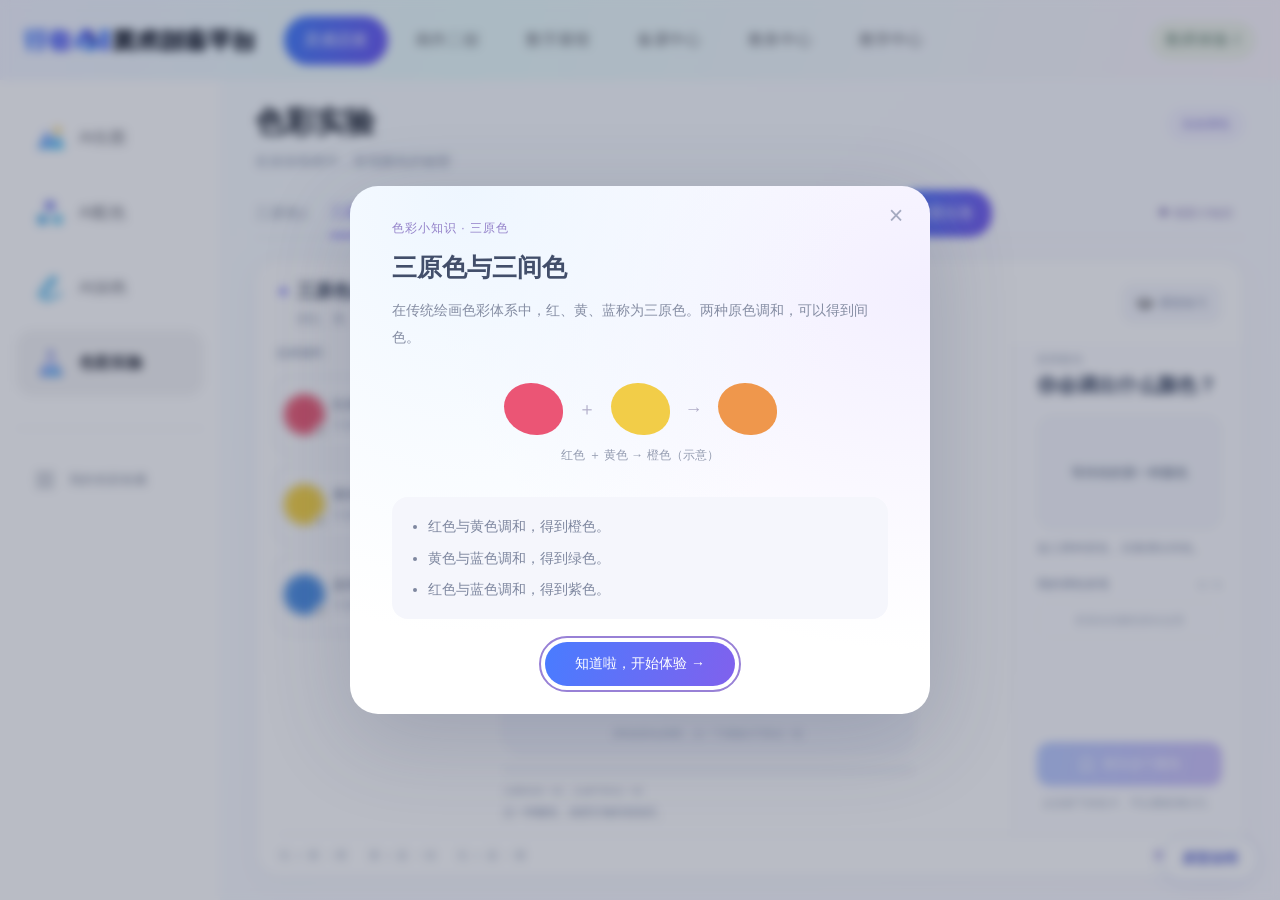
<file: 色彩实验_教师端.html>
<!doctype html><html lang="zh-CN"><meta charset="utf-8"><meta name="viewport" content="width=device-width,initial-scale=1"><title>色彩实验 · 蘸颜料演示</title><link rel="stylesheet" href="色彩实验室_assets/remaining-games.css?v=14"><link rel="stylesheet" href="色彩实验室_assets/chroma-classroom.css?v=3"><link rel="stylesheet" href="色彩实验室_assets/hue-classroom.css?v=9"><style>
*{box-sizing:border-box}body{margin:0;font-family:'PingFang SC',sans-serif;color:#304b50;background:#f9edd6}button{font:inherit;cursor:pointer;border:0}header{height:76px;display:flex;align-items:center;gap:40px;padding:0 35px;background:#fffdf5}header img{width:245px}header span{font-size:15px;color:#7f8b8b}header span:first-of-type{color:#557d73}main{height:calc(100vh - 76px);min-height:650px;position:relative;overflow:hidden;background:#e4eddf}.wall{position:absolute;inset:0 0 24%;background:#e4eddf}.floor{position:absolute;inset:76% 0 0;background:#d7b78d;background-image:repeating-linear-gradient(0deg,transparent 0 66px,#bc976a35 67px 69px)}.headline{position:absolute;left:7%;top:6%;z-index:2}.headline small{letter-spacing:4px;color:#7c9d8d}.headline h1{font-size:40px;margin:12px 0 8px;letter-spacing:5px}.headline p{font-size:14px;color:#7f9589}.window{position:absolute;right:9%;top:7%;width:235px;height:220px;background:#badfd9;border:13px solid #fff8e7;border-radius:110px 110px 0 0;box-shadow:8px 8px 0 #c6d6c5}.window:before{content:'';position:absolute;width:55px;height:55px;border-radius:50%;background:#ffe495;right:27px;top:25px}.window:after{content:'';position:absolute;bottom:0;left:0;width:100%;height:80px;background:#8fbba3;clip-path:polygon(0 80%,30% 10%,65% 65%,100% 20%,100% 100%,0 100%)}.scene{position:absolute;width:min(1180px,96%);height:540px;left:50%;bottom:3%;transform:translateX(-50%)}.object{position:absolute;background:none;padding:0;color:#3c5555;transition:transform .2s;transform-origin:bottom}.object:hover{transform:translateY(-12px) rotate(-2deg)}.object svg{width:100%;height:100%;overflow:visible}.tag{position:absolute;left:50%;bottom:-10px;transform:translateX(-50%) rotate(-3deg);white-space:nowrap;background:#fff9e9;padding:8px 18px;box-shadow:2px 4px 0 #77634214;font-weight:650;font-size:15px}.object small{display:block;font-size:10px;font-weight:400;color:#819089;margin-top:4px}.easel{left:34%;top:22%;width:290px;height:350px}.wheel{left:7%;top:3%;width:210px;height:230px}.lamps{left:3%;bottom:10%;width:230px;height:180px}.flowers{right:6%;top:30%;width:160px;height:230px}.houses{right:22%;bottom:1%;width:210px;height:155px}.fish{left:28%;bottom:0;width:180px;height:120px}.desk{position:absolute;left:25%;right:17%;height:24px;bottom:27%;background:#c49167;border-radius:5px;box-shadow:0 9px 0 #b17f58}.desk:before,.desk:after{content:'';position:absolute;top:24px;width:18px;height:150px;background:#ad805b;transform:rotate(7deg);left:20px}.desk:after{left:auto;right:20px;transform:rotate(-7deg)}.hint{position:absolute;right:30px;bottom:20px;color:#8a7763;font-size:12px}.role{margin-left:auto;background:#eff3e9;padding:9px 15px;border-radius:30px;color:#658371}.stage{position:absolute;inset:0;background:#f6f0df;z-index:10;padding:25px 5%;display:none}.stage.open{display:flex;flex-direction:column}.stagehead{display:flex;align-items:center;gap:25px}.back{background:#fffaf0;padding:12px 20px;border-radius:30px;color:#6c857a}.stage h2{font-size:27px;margin:0}.stagehead p{font-size:13px;color:#8c9688}.stagehead .role{font-size:13px}.toy{flex:1;min-height:0;position:relative;display:flex;justify-content:center;align-items:center;gap:40px}.paper{position:relative;background:#fffef8;width:min(800px,75%);height:72%;min-height:300px;transform:rotate(-1deg);box-shadow:5px 10px 0 #d8c6a430}.paper:before{content:'';position:absolute;width:100px;height:30px;background:#e7cc8d80;top:-13px;left:43%;transform:rotate(4deg);z-index:2}canvas{width:100%;height:100%;touch-action:none;cursor:crosshair}.paints{display:flex;flex-direction:column;gap:25px}.paint{width:68px;height:68px;border-radius:45% 52% 48% 55%;background:var(--c);border:8px solid #fffaf0;box-shadow:0 4px 0 #bdb69b40;transition:transform .2s}.paint.active{transform:scale(1.15);outline:2px dashed #788f7b;outline-offset:5px}.tools{display:flex;align-items:center;justify-content:center;gap:20px;padding:10px}.tools button{padding:12px 24px;background:#fffaf0;border-radius:30px;color:#658075}.tools .finish{background:#4d8877;color:white}.instruction{font-size:14px;color:#839182;text-align:center}.feedback{position:absolute;inset:0;background:#fff9e9ed;display:none;align-items:center;justify-content:center;flex-direction:column;z-index:20}.feedback.show{display:flex}.feedback b{font-size:40px;color:#4d8877}.feedback p{color:#8a9684}.feedback button{margin-top:20px;padding:15px 35px;background:#4d8877;color:white;border-radius:30px}.challenge{display:flex;gap:20px;align-items:center;justify-content:center;flex-wrap:wrap;max-width:850px}.challenge button{background:transparent;padding:0;transition:transform .2s}.challenge button:hover{transform:translateY(-10px)}.challenge svg{width:140px;height:190px}.challenge button.selected{filter:drop-shadow(0 7px 0 #6c927b);transform:translateY(-12px)}.swatches{display:flex;gap:15px}.swatches button{width:50px;height:50px;border-radius:50%;border:5px solid #fff}.sceneart{width:480px;max-width:70vw;height:350px}.choice{display:flex;flex-direction:column;align-items:center;gap:25px}.round{font-size:13px;color:#8a998a}.teacher-note{display:none;background:#fff9e9;padding:14px 20px;color:#688172}.teacher .teacher-note{display:block}.teacher .finish{font-size:0}.teacher .finish:after{content:'发起课堂练习 →';font-size:14px}@media(max-width:850px){header span{display:none}.scene{transform:translateX(-50%) scale(.75);width:1000px;transform-origin:bottom}.headline h1{font-size:30px}.window{right:4%;width:170px;height:180px}.toy{gap:15px}.paper{width:85%}.paints{gap:15px}.paint{width:45px;height:45px}.challenge svg{width:90px;height:140px}}

header.top{height:80px;background:linear-gradient(105deg,#f3f5ff,#eafcfc 37%,#fcf6fd);padding:0 24px;gap:28px}header.top img{width:232px}.brand{padding:0;background:none;display:flex}.mainnav{display:flex;gap:7px;align-items:center;flex:1}.mainnav button{background:none;font-size:16px;padding:14px 20px;border-radius:28px;color:#64666e;white-space:nowrap}.mainnav button.active{background:linear-gradient(105deg,#3e7bfa,#6954f1);color:white}.platform-shell{display:grid;grid-template-columns:220px minmax(0,1fr)}.side{background:white;padding:25px 16px}.side button{background:none;width:100%;display:flex;align-items:center;gap:14px;height:66px;padding:0 19px;border-radius:17px;margin-bottom:9px;color:#6b6d77;font-size:16px;text-align:left}.side button.active{background:#f4f4f5;color:#252937;font-weight:600}.side svg{width:30px;height:30px;flex:none}.side .minor{border-top:1px solid #f0f1f5;margin-top:32px;padding-top:18px}.side .minor button{font-size:13px;color:#8a91a1}.side .minor svg{width:20px;height:20px}.platform-shell>main{height:calc(100vh - 80px);min-height:670px;min-width:0}.headline{top:5%;left:5%}.headline small{letter-spacing:1px}.headline h1{font-size:32px}.window{width:180px;height:180px;right:5%;top:5%}.scene{transform:translateX(-50%) scale(.88);transform-origin:bottom;width:1100px}.stage{padding:24px 4%}.feedback{position:absolute}.platform-shell .role{white-space:nowrap}.side .active{cursor:default}@media(max-width:1200px){.mainnav button{padding:12px 10px!important;font-size:14px!important}.platform-shell{grid-template-columns:180px minmax(0,1fr)}.side{padding:20px 8px}.side button{font-size:14px}.scene{transform:translateX(-50%) scale(.72)}.headline h1{font-size:28px}}@media(max-width:850px){.platform-shell{grid-template-columns:90px minmax(0,1fr)}.side button{font-size:11px;flex-direction:column;height:76px;gap:6px;padding:10px 0}.side .minor{display:none}.mainnav{display:none}.scene{transform:translateX(-50%) scale(.57)}header.top img{width:210px}.window{display:none}}

/* Platform-native dipping demonstration */
.platform-shell>main{background:#fff}.headline,.window,.floor,.wall,.scene,.hint{display:none}.stage{display:flex;position:relative;inset:auto;height:100%;background:radial-gradient(ellipse at 50% 80%,#eff4ff88,transparent 65%),#fff;padding:28px 5%}.stagehead{position:relative;justify-content:center;text-align:center;min-height:110px;align-items:flex-start}.stagehead h2{font-size:28px;color:#222c3c}.stagehead p{color:#9298a7}.stagehead .back{position:absolute;left:0;top:0;font-size:12px;background:none;color:#8c95a9}.stagehead .round{position:absolute;right:0;top:0;background:#f3f2ff;color:#8276d5}.toy{gap:0;min-height:350px;align-items:stretch;padding:20px 15px 0}.paper{width:100%;height:auto;min-height:340px;transform:none;background:#fff;border:1px solid #e8ebf6;border-radius:12px;box-shadow:0 8px 25px #526baa09;overflow:hidden}.paper:before{display:none}.paper canvas{display:block;border-radius:12px;cursor:none}.paints{position:absolute;bottom:18px;left:38px;flex-direction:row;gap:18px;background:#f1f4ffdb;border-radius:28px;padding:12px 22px;z-index:5;border:1px solid white;box-shadow:0 6px 14px #627cb512}.paint{width:54px;height:49px;border:6px solid #fff;border-radius:48%;box-shadow:0 3px 5px #59718c18,inset 0 4px 0 #ffffff65}.paint.active{outline:2px solid #b2a5fa;outline-offset:3px;transform:none}.tools{justify-content:flex-end;padding:18px 15px 5px}.tools button{background:#f7f8fc;color:#8c96ac;font-size:13px}.tools .finish{background:linear-gradient(105deg,#3e7bfa,#6954f1);color:white;padding:13px 32px}.instruction{color:#8d98b0;font-size:13px;margin:18px 0 0}.toolnav{display:flex;justify-content:center;gap:34px;margin:0 0 4px}.toolnav button{background:none;padding:10px 0;color:#8b94a8;font-size:14px}.toolnav button.active{color:#6659ed;border-bottom:3px solid #7968fb}.demo-brush{position:absolute;width:32px;height:140px;pointer-events:none;z-index:9;transform:translate(-9px,-125px) rotate(25deg);transform-origin:10px 125px;filter:drop-shadow(2px 4px 2px #5866a520)}.demo-brush svg{width:100%;height:100%}.dip-state{position:absolute;top:16px;left:20px;color:#a5aec0;font-size:12px;pointer-events:none}.paint{transition:transform .2s}.paint.dipping{transform:scale(.9)}.platform-shell .stagehead .role{margin-left:0}.teacher-note{font-size:12px}@media(max-width:850px){.toolnav{gap:15px}.paints{left:25px;gap:12px}.paint{width:44px;height:42px}}

/* Explicit vertical flow: no dependency on scene-open class */
.stage{flex-direction:column!important;min-width:0;overflow:hidden}.stagehead{flex:none;width:100%;min-height:105px}.stagehead>div{min-width:0}.toolnav{flex:none;width:100%;min-height:48px}.toolnav button{white-space:nowrap;flex:none}.toy{width:100%;flex:1;min-height:280px}.instruction{flex:none}.tools{flex:none;width:100%;min-height:65px}.paper{position:relative;min-width:0;width:100%;height:100%;min-height:280px}.paper canvas{position:absolute;inset:0;width:100%;height:100%}.stagehead h2{white-space:nowrap}.tools button{white-space:nowrap}.stagehead .back{top:0;left:0}.stagehead .round{top:0;right:0}

.stage{background:radial-gradient(ellipse at 75% 70%,#ece8ffb0,transparent 55%),radial-gradient(ellipse at 10% 88%,#d8fbff90,transparent 55%),#fbfdff;padding:26px 4% 20px}.stagehead{justify-content:flex-start;text-align:left;min-height:120px}.stagehead h2{font-size:34px;margin:8px 0 12px}.stagehead p{font-size:17px;color:#8c6ced}.stagehead .back{display:none}.stagehead .round{top:20px}.toolnav{justify-content:flex-start;gap:36px;padding-left:0}.toy{padding:15px 0 0;min-height:350px}.paper{background:linear-gradient(145deg,#fff,#fdfbff);border:0;box-shadow:0 14px 35px #a49bdf1b;border-radius:22px;overflow:visible}.paper canvas{border-radius:22px;cursor:grab}.paper canvas:active{cursor:grabbing}.dip-state{top:21px;left:25px;color:#aaa8bd}.mix-palette{position:absolute;bottom:-32px;left:-15px;width:340px;height:175px;z-index:6;background:linear-gradient(145deg,#fff,#faf6ff 65%,#e6e7ff);border:3px solid #ffffff;border-radius:48% 50% 40% 44%;box-shadow:inset 0 -9px 12px #a8a1da23,0 14px 20px #9d9bc52b;transform:rotate(-5deg);display:flex;align-items:center;justify-content:center;gap:19px;padding:10px 20px 28px}.pigment{display:flex;flex-direction:column;align-items:center;gap:6px;transform:rotate(5deg)}.pigment button.paint{position:relative;width:75px;height:60px;border:4px solid #fff8;border-radius:49%;background:radial-gradient(ellipse at 32% 22%,#ffffffa0 0%,transparent 27%),radial-gradient(ellipse at 45% 35%,var(--c),var(--c) 55%,color-mix(in srgb,var(--c),#6b4380 18%));box-shadow:inset 0 4px 6px #9a8aa635,0 2px 0 white;outline:none}.pigment button.paint:after{content:'';position:absolute;width:25px;height:8px;left:12px;top:8px;border-radius:50%;background:#fff8;transform:rotate(-20deg)}.pigment button.paint.active{outline:2px solid #ae9afd;outline-offset:4px}.pigment small{font-size:11px;color:#8885a5}.mix-palette:after{content:'';position:absolute;width:47px;height:27px;bottom:13px;left:140px;background:linear-gradient(130deg,#b9c5f8,#e8e7fe);border-radius:50%;box-shadow:inset 0 3px 5px #8e8dc52b}.demo-brush{width:55px;height:210px;transform:translate(-15px,-185px) rotate(30deg);transform-origin:15px 185px;filter:drop-shadow(4px 8px 5px #7468b529)}.target-chip{position:absolute;right:22px;top:20px;z-index:3;background:#fff9;border:1px solid #fff;padding:14px 18px;border-radius:18px;box-shadow:0 7px 15px #b4a8d514;text-align:center;font-size:12px;color:#8f88aa;pointer-events:none}.target-chip i{display:block;margin:10px auto 0;width:45px;height:45px;border-radius:50%;background:radial-gradient(circle at 30% 20%,#ffbf73,#ff9942 65%,#f58632);box-shadow:inset 0 2px 3px #fff6}.tools{padding-top:47px}.tools .finish{background:linear-gradient(105deg,#05d9ee,#6980ff 55%,#c881f4);min-width:175px}.instruction{margin-top:12px;margin-left:260px;font-size:12px}.paints{display:none}@media(max-width:900px){.stagehead h2{font-size:27px}.mix-palette{width:275px;height:150px;gap:10px}.pigment button.paint{width:60px;height:50px}.mix-palette:after{left:115px}.instruction{margin-left:220px}.toolnav{gap:23px}}

.undo-paint{position:absolute;left:350px;bottom:5px;background:#fff9;border:1px solid #e8e7f6;border-radius:20px;padding:8px 14px;font-size:11px;color:#9a91b5;z-index:8}.undo-paint:disabled{opacity:.35;cursor:default}.game-caption{position:absolute;top:18px;left:22px;font-size:12px;color:#a29db8}.rich-area{height:100%;width:100%;position:relative;display:flex;align-items:center;justify-content:center;gap:30px;background:radial-gradient(ellipse at 50% 80%,#ececff70,transparent 65%);border-radius:22px}.rich-area .challenge{gap:16px}.rich-area .challenge button{position:relative;filter:drop-shadow(0 9px 9px #9990c015)}.rich-area .challenge button.selected{filter:drop-shadow(0 5px 0 #afa2f3)}.rich-area svg{overflow:visible}.rich-meta{position:absolute;right:16px;top:12px;display:flex;gap:8px;align-items:center}.rich-meta select{font:inherit;font-size:12px;color:#8c83aa;background:#fff;border:1px solid #eeeafa;padding:8px 12px;border-radius:20px}.rich-level{font-size:11px;color:#9c90bd}.rich-note{position:absolute;bottom:18px;left:0;width:100%;text-align:center;font-size:12px;color:#a39bb6}.rich-pieces{display:flex;flex-direction:column;gap:15px}.rich-pieces button{width:56px;height:56px;border-radius:17px;border:4px solid white;box-shadow:0 5px 10px #8175c420}.rich-pieces button:hover{transform:translateY(-3px)}.rich-swatches{display:flex;gap:12px;justify-content:center;flex-wrap:wrap;max-width:420px}.rich-swatches button{width:39px;height:39px;border-radius:50%;border:4px solid #fff;box-shadow:0 3px 7px #8b83b325}.rich-swatches button.active{outline:2px solid #a595f0;outline-offset:3px}.rich-art{width:420px;height:275px;max-width:50vw;cursor:pointer}.rich-badge{color:#8a7bc6;background:#f5f0ff;padding:8px 14px;border-radius:20px;font-size:12px}.challenge .rank{display:block;font-size:12px;color:#a59abb;margin-top:5px}.stage .instruction{max-width:100%;margin-left:0}.stage{min-height:0}.platform-shell>main{min-height:640px}.stagehead{min-height:108px}.tools{padding-top:38px}.paper{min-height:270px}.rich-area .challenge svg{width:125px;height:175px}@media(max-width:1000px){.rich-area .challenge svg{width:90px}.rich-art{width:340px}.undo-paint{left:280px;font-size:10px}}

.rich-area{flex-direction:column;padding:52px 15px 10px;gap:12px}.rich-note{position:static;flex:none;min-height:18px;margin-top:4px}.rich-art{height:230px}.rich-area .challenge svg{height:150px}.rich-pieces{display:grid;grid-template-columns:repeat(2,45px);gap:10px}.rich-pieces button{width:45px;height:45px}

.lesson-toy{width:100%;height:100%;display:flex;align-items:center;justify-content:center;gap:34px;position:relative;padding:45px 20px 20px}.lesson-picture{width:min(560px,65%);height:280px;overflow:visible}.lesson-controls{width:190px;display:flex;flex-direction:column;gap:18px;align-items:flex-start}.lesson-controls h3{font-size:19px;margin:0;color:#655d8b}.lesson-controls p{font-size:12px;color:#9a91ac;line-height:1.8;margin:0}.tone-choices{display:flex;gap:8px;flex-wrap:wrap}.tone-choices button{width:42px;height:42px;border:4px solid white;border-radius:12px;box-shadow:0 4px 8px #a99bc626}.tone-choices button.active{outline:2px solid #9c8be2;outline-offset:2px}.region-label{font-size:11px;fill:#fff;pointer-events:none}.lesson-banner{position:absolute;top:8px;left:10px;right:10px;display:flex;align-items:center;justify-content:space-between;font-size:12px;color:#9c91b1}.lesson-banner button{background:#fff;border:1px solid #ece7f7;border-radius:20px;padding:7px 13px;color:#a094b8}.lesson-step{display:flex;gap:8px}.lesson-step span{padding:6px 10px;border-radius:15px;background:#f2eef9;color:#b2a8c6;font-size:11px}.lesson-step span.on{background:#e9e2ff;color:#8a72cf}.reveal-button{background:linear-gradient(110deg,#7e9df4,#b193ec);color:#fff;border-radius:20px;padding:10px 17px;font-size:12px}.lesson-picture [data-region]{cursor:pointer;transition:fill .3s}.lesson-picture .focused{stroke:#fff;stroke-width:3;stroke-dasharray:7 5}.target-preview{display:flex;gap:5px;align-items:center;font-size:11px;color:#a294b5}.target-preview i{width:22px;height:22px;border-radius:7px;border:2px solid #fff}.hide-palette{display:flex;flex-wrap:wrap;gap:10px}.hide-palette button{width:38px;height:38px;border-radius:50%;border:4px solid white;box-shadow:0 3px 6px #9d91b533}.hide-palette button.active{outline:2px solid #a38cdf;outline-offset:3px}@media(max-width:900px){.lesson-toy{gap:15px;padding:45px 0 10px}.lesson-controls{width:160px}.lesson-picture{height:245px}.tone-choices button{width:35px;height:35px}}

.nature-create{height:100%;width:100%;position:relative;display:flex;flex-direction:column;gap:12px;padding:40px 10px 0}.nature-create .lesson-banner{top:0}.nature-work{display:flex;flex:1;gap:22px;min-height:0;align-items:center;justify-content:center}.nature-sheet{width:min(590px,70%);height:270px;background:#fff;border-radius:18px;box-shadow:0 8px 25px #a99cc91c;touch-action:none}.nature-tray{width:180px;display:flex;flex-direction:column;gap:14px}.nature-tray h3{font-size:16px;color:#71658e;margin:0}.nature-tray p{font-size:11px;color:#aaa0b9;margin:0;line-height:1.7}.nature-colors{display:flex;gap:8px;flex-wrap:wrap}.nature-colors button{width:37px;height:37px;border:4px solid white;border-radius:50%;box-shadow:0 3px 7px #9d8ebc22}.nature-colors button.active{outline:2px solid #a38cde;outline-offset:2px}.nature-stamps{display:flex;gap:8px}.nature-stamps button{width:48px;height:48px;border-radius:13px;background:#f4f1fc;padding:5px;color:#8c79b3}.nature-stamps button.active{outline:2px solid #b5a1e7}.nature-stamps svg{width:100%;height:100%;pointer-events:none}.nature-footer{display:flex;justify-content:center;gap:15px;align-items:center;font-size:11px;color:#a297b5}.nature-footer button{background:#fff;border:1px solid #eee7f8;border-radius:20px;padding:7px 13px;color:#a08ab9}.nature-sheet [data-zone]{cursor:pointer;transition:fill .2s}.nature-sheet [data-stamp]{cursor:grab}.nature-sheet .stamp-chosen{filter:drop-shadow(0 0 4px #9b83db)}@media(max-width:900px){.nature-tray{width:150px}.nature-sheet{height:245px}.nature-work{gap:12px}.nature-colors button{width:31px;height:31px}}

.free-region-toggle{position:absolute;right:18px;top:10px;z-index:8;background:#fff;border:1px solid #e5dff6;border-radius:20px;padding:8px 14px;font-size:12px;color:#9380bb}.lesson-toy .free-region-toggle{right:125px}.free-region-panel{position:relative;width:100%;height:100%;display:flex;gap:25px;align-items:center;padding:40px 10px 15px}.free-region-canvas{width:72%;height:280px;background:#fff;border:1px solid #eee9f7;border-radius:18px;box-shadow:0 8px 20px #b5a5cc12;touch-action:none;cursor:crosshair}.free-region-controls{width:180px;display:flex;flex-direction:column;gap:17px}.free-region-controls h3{font-size:18px;color:#75658d;margin:0}.free-region-controls p{color:#a297b0;font-size:12px;line-height:1.8;margin:0}.free-region-controls button{border-radius:20px;background:#f2eefb;color:#9a85b7;padding:8px 13px;font-size:12px}.free-region-tones{display:flex;flex-wrap:wrap;gap:8px}.free-region-tones button{width:34px;height:34px;border-radius:50%;padding:0;border:3px solid white;box-shadow:0 3px 8px #a99bc524}.free-region-tones button.active{outline:2px solid #a68dd7;outline-offset:2px}.free-region-controls .delete-region{background:#fff;color:#b9a7bb;border:1px solid #eee6f0}.free-region-controls .delete-region:disabled{opacity:.4}

.free-region-controls .delete-region,#free-count{display:none!important}.free-region-panel>.free-region-toggle{top:0;right:auto;left:10px;font-size:11px;padding:5px 10px;background:transparent;border:0;color:#a99bb9}.free-region-controls{gap:22px}.free-region-controls #free-undo{align-self:flex-start;background:transparent;border:0;padding-left:0}.free-region-controls p{font-size:12px}.free-region-tones{flex-wrap:nowrap;gap:7px}.free-region-tones button{width:29px;height:29px;flex:none}

.mountain-game{width:100%;height:100%;position:relative;padding:20px 5px 0;display:flex;align-items:center;justify-content:center;gap:28px}.mountain-sheet{width:74%;height:300px;touch-action:none;cursor:crosshair;box-shadow:0 12px 24px #a99cc91c;border-radius:22px;background:#fff}.mountain-palette{width:150px;display:flex;flex-direction:column;gap:18px}.mountain-palette h3{font-size:18px;color:#716086;margin:0}.mountain-palette p{font-size:12px;color:#a499b1;line-height:1.8;margin:0}.mountain-colors{display:flex;gap:10px;flex-wrap:wrap}.mountain-colors button{width:38px;height:38px;border-radius:12px;border:3px solid white;box-shadow:0 4px 8px #a89ac62a;cursor:grab}.mountain-palette>button{padding:8px 0;background:none;font-size:12px;color:#a293b4;text-align:left}.mountain-progress{position:absolute;top:-10px;left:10px;font-size:12px;color:#a59ab6}.mountain-ghost{position:fixed;pointer-events:none;width:35px;height:35px;border-radius:12px;border:3px solid white;z-index:100;box-shadow:0 4px 12px #8473a450;transform:translate(-50%,-50%)}@media(max-width:900px){.mountain-sheet{width:73%;height:270px}.mountain-palette{width:130px}.mountain-colors{gap:6px}}

.mountain-colors button{cursor:pointer;touch-action:manipulation}.mountain-colors button.tone-selected{outline:3px solid #ab92e0;outline-offset:3px;transform:translateY(-2px)}

.value-unit{width:100%;height:100%;display:flex;flex-direction:column;align-items:center;justify-content:center;gap:18px;position:relative}.value-heading{text-align:center}.value-heading h3{font-size:23px;margin:0 0 9px;color:#5c567c}.value-heading p{font-size:13px;color:#9992ab;margin:0}.value-steps{display:flex;gap:20px;color:#b6aec6;font-size:12px}.value-steps .on{color:#8971cf}.value-objects{display:flex;align-items:center;justify-content:center;gap:18px;padding:16px}.value-object{background:none;padding:0;position:relative;transition:transform .2s}.value-object svg{width:108px;height:120px;filter:drop-shadow(0 7px 5px #afa2ca20)}.value-object.chosen{transform:translateY(-10px)}.value-object.chosen:after{content:'✓';position:absolute;bottom:-5px;left:40%;background:#a38bd6;color:white;border-radius:50%;width:22px;height:22px;line-height:22px;font-size:12px}.value-order .value-object.chosen:after{content:'↔'}.value-numbers{font-size:11px;color:#b0a5bf;display:block;margin-top:8px}.value-match{display:flex;align-items:center;gap:35px}.value-sample{text-align:center;font-size:12px;color:#a294b5}.value-sample i{display:block;width:130px;height:130px;border-radius:28px;margin:12px 0;box-shadow:0 8px 20px #aaa0bd18}.value-match input{accent-color:#a58bd8;width:250px}.value-status{font-size:13px;color:#9381b5;text-align:center;min-height:24px}.value-classinfo{font-size:11px;color:#b3a7c2}.value-objects button:focus-visible{outline:3px solid #cab6ed;border-radius:20px}.value-recap{display:flex;gap:25px;text-align:center;color:#9c8eaf;font-size:12px}.value-recap b{display:block;font-size:22px;color:#8871b0;margin-bottom:7px}@media(max-width:1000px){.value-object svg{width:80px;height:95px}.value-objects{gap:9px}.value-match{gap:20px}.value-match input{width:180px}}

.value-art-head{display:flex;gap:12px;align-items:center;justify-content:center}.value-art-head button{background:none;color:#a593b9;font-size:12px;padding:6px 10px;border-radius:20px}.value-art-head button.selected{background:#eee7fa;color:#9078bb}.value-art-layout{display:flex;align-items:center;justify-content:center;gap:35px;width:100%}.value-artwork{width:310px;height:255px;flex:none;filter:drop-shadow(0 9px 10px #a497c323)}.value-art-layout #value-body{min-width:0}.value-art-layout .value-object svg{width:70px;height:85px}.value-art-layout .value-objects{gap:9px;padding:12px 0}.value-art-layout .value-match{gap:12px}.value-art-layout .value-sample i{width:75px;height:85px;border-radius:17px}.value-art-layout .value-match input{width:140px}.value-art-layout .value-match{flex-wrap:wrap;max-width:290px;justify-content:center}.value-unit{gap:12px}.value-unit .value-heading h3{font-size:20px}.value-unit .value-heading p{font-size:12px}.value-art-progress{display:flex;gap:8px;align-items:center;justify-content:center;font-size:11px;color:#a89bb8}.value-art-progress i{width:35px;height:4px;background:#e7e0f2;border-radius:3px}.value-art-progress i.done{background:#b69bdc}.value-art-compare{background:none;color:#a68cbd;font-size:12px;padding:5px 12px}.value-art-finale{display:flex;flex-direction:column;gap:12px;align-items:center}.value-art-finale button{background:#f1ebfa;color:#a08bb9;padding:8px 18px;border-radius:20px}.value-classinfo{display:none}@media(max-width:1050px){.value-artwork{width:250px;height:225px}.value-art-layout{gap:20px}.value-art-layout .value-object svg{width:54px}.value-art-layout .value-objects{gap:4px}}

.value-unit{padding-top:18px;gap:9px;justify-content:center}.value-art-head{margin-top:0;min-height:26px;flex:none}.value-artwork{height:220px;width:270px}.value-art-layout{gap:30px}.value-unit .value-heading h3{margin-bottom:6px}.value-art-progress{min-height:12px}.value-unit .value-status{min-height:18px}

.value-unit{max-width:850px;margin:auto;padding:10px 25px 0;gap:20px}.value-steps{margin-bottom:3px;gap:28px}.value-unit .value-heading h3{font-size:25px;margin-bottom:12px;color:#5e567c}.value-unit .value-heading p{font-size:13px;line-height:1.8;color:#a097af}.value-unit .value-objects{gap:22px;padding:22px 0}.value-object svg{width:108px;height:125px;filter:drop-shadow(0 6px 8px #a99bc514)}.value-object svg rect{rx:12}.value-match{gap:28px}.value-sample i{border-radius:16px;width:140px;height:140px;box-shadow:0 6px 15px #aaa0bd12}.value-status{max-width:600px;line-height:1.8}.value-art-head,.value-art-layout,.value-art-progress{display:none!important}.value-unit #value-body{min-height:175px;display:flex;align-items:center;justify-content:center}.value-recap b{font-size:24px}.value-unit .value-classinfo{display:none}

.restore-game{width:100%;height:100%;display:flex;flex-direction:column;align-items:center;justify-content:center;gap:13px;padding:10px}.restore-game h3{font-size:24px;color:#62577f;margin:0}.restore-game p{font-size:13px;color:#a197b1;margin:0}.restore-picture{width:440px;height:270px;max-width:85%;overflow:visible;filter:drop-shadow(0 9px 12px #b0a0ca20)}.restore-picture [data-value-region]{cursor:pointer;transition:fill .25s,opacity .2s}.restore-picture .selected{stroke:#fff;stroke-width:4;stroke-dasharray:6 4}.restore-top{font-size:11px;color:#ae9ebd;display:flex;gap:18px}.restore-bottom{font-size:12px;color:#a18bb8;min-height:24px}.restore-picture .locked{pointer-events:none}.restore-game .restore-label{font-size:11px;fill:#a699b9}.restore-game .restore-instruction{font-size:11px;color:#b0a5bd}

.task-pool-label{position:absolute;right:15px;top:0;font-size:11px;color:#aa99bd;z-index:10;background:#f6f0fc;padding:6px 12px;border-radius:20px}.pool-strip{display:flex;gap:16px;align-items:center;justify-content:center;font-size:11px;color:#b0a2bd}.pool-slot{width:58px;height:70px;border-radius:14px;background:#f0eaf7;border:2px dashed #c9b9df;display:grid;place-items:center;color:#b0a0c2;font-size:20px}.pool-options{display:flex;gap:14px;align-items:center;justify-content:center}.pool-options button{width:62px;height:70px;border-radius:14px;border:3px solid white;box-shadow:0 5px 10px #a798c724}.pool-options button.chosen{outline:3px solid #ac90d8;outline-offset:3px}.pool-demo{display:flex;gap:24px;align-items:center}.pool-demo i{display:block;width:90px;height:90px;border-radius:18px}.pool-demo>div{padding:25px;border-radius:20px}

.correct-pop{position:absolute;inset:0;z-index:60;display:flex;align-items:center;justify-content:center;flex-direction:column;gap:13px;background:#ffffffb8;backdrop-filter:blur(3px);pointer-events:none;border-radius:24px;animation:correct-enter .23s ease-out}.correct-pop svg{width:100px;height:100px;overflow:visible;filter:drop-shadow(0 8px 12px #a68ac92a)}.correct-pop b{font-size:24px;color:#8467bd;font-weight:650}.correct-pop small{font-size:12px;color:#a493b8}.correct-spark{transform-origin:center;animation:correct-star .6s ease-out}@keyframes correct-enter{from{opacity:0;transform:scale(.94)}to{opacity:1;transform:scale(1)}}@keyframes correct-star{0%{transform:scale(.2) rotate(-20deg)}65%{transform:scale(1.12) rotate(6deg)}100%{transform:scale(1) rotate(0)}}

.teacher-lesson{display:none;align-items:center;gap:14px;background:#f7f5ff;border:1px solid #eee8fb;border-radius:15px;padding:12px 16px;margin:10px 0 14px;font-size:12px;color:#9685b0}.teacher .teacher-lesson{display:flex}.teacher-lesson label{display:flex;align-items:center;gap:7px}.teacher-lesson select{background:#fff;border:1px solid #e7dff4;border-radius:9px;padding:7px;color:#8f7ba8;font:inherit}.teacher-lesson button{background:linear-gradient(110deg,#6886f5,#a07ce9);color:#fff;padding:9px 16px;border-radius:18px;margin-left:auto;font:inherit}.teacher-lesson-note{font-size:10px;color:#b1a3be}.teacher .teacher-note{display:none}.teacher .stagehead{min-height:90px}.teacher .value-unit{padding-top:0}.teacher-dialog{position:absolute;inset:0;z-index:70;background:#fffffff0;display:flex;flex-direction:column;align-items:center;justify-content:center;gap:15px;padding:25px;text-align:center;border-radius:20px}.teacher-dialog h3{font-size:22px;color:#8a73b0;margin:0}.teacher-dialog p{font-size:13px;color:#a595b4;max-width:490px;line-height:1.8}.teacher-dialog button{background:#a18bd2;color:#fff;padding:11px 22px;border-radius:20px}.teacher .tools .finish{font-size:13px}.teacher .tools .finish:after{display:none}
</style><svg aria-hidden="true" style="position:absolute;width:0;height:0;overflow:hidden"><defs><linearGradient id="ig" x2="1" y2="1"><stop stop-color="#9b9bff"/><stop offset="1" stop-color="#51cef2"/></linearGradient><symbol id="ic-image" viewBox="0 0 32 32"><path fill="url(#ig)" d="M3 25 11 10q2-3 4 0l5 9 3-5q2-2 4 1l4 10q1 3-3 3H6q-5 0-3-3Z"/><path fill="#f8d262" d="m24 2 2 4 4 2-4 2-2 4-2-4-4-2 4-2Z"/></symbol><symbol id="ic-color" viewBox="0 0 32 32"><circle cx="16" cy="8" r="6" fill="#8b92ee"/><circle cx="8" cy="23" r="6" fill="#61b4e8"/><circle cx="24" cy="23" r="6" fill="#78caf0"/></symbol><symbol id="ic-pen" viewBox="0 0 32 32"><path d="M4 25C17-1 30 0 16 16S12 31 27 22" fill="none" stroke="#57b9ec" stroke-width="3.5" stroke-linecap="round"/></symbol><symbol id="ic-lab" viewBox="0 0 32 32"><path d="M13 3h7m-5 0v9L6 26q-2 4 3 4h17q5 0 2-4l-9-14V3" stroke="#8b95e3" stroke-width="2" fill="#eef0ff" stroke-linecap="round"/><path d="m11 19-5 8q-1 2 3 2h17q3 0 1-2l-5-8Z" fill="url(#ig)"/><circle cx="16" cy="23" r="2" fill="#fff8"/></symbol><symbol id="ic-class" viewBox="0 0 24 24"><rect x="3" y="4" width="18" height="13" rx="2" fill="none" stroke="currentColor" stroke-width="1.6"/><path d="M8 21h8m-4-4v4m-5-12h10m-10 4h6" fill="none" stroke="currentColor" stroke-width="1.6" stroke-linecap="round"/></symbol><symbol id="ic-back" viewBox="0 0 24 24"><path d="M8 4 3 9l5 5M4 9h9a6 6 0 0 1 0 12" fill="none" stroke="currentColor" stroke-width="1.7" stroke-linecap="round" stroke-linejoin="round"/></symbol><symbol id="ic-grid" viewBox="0 0 24 24"><rect x="3" y="3" width="7" height="7" rx="2" fill="none" stroke="currentColor" stroke-width="1.6"/><rect x="14" y="3" width="7" height="7" rx="2" fill="none" stroke="currentColor" stroke-width="1.6"/><rect x="3" y="14" width="7" height="7" rx="2" fill="none" stroke="currentColor" stroke-width="1.6"/><rect x="14" y="14" width="7" height="7" rx="2" fill="none" stroke="currentColor" stroke-width="1.6"/></symbol><symbol id="bird" viewBox="0 0 320 250"><ellipse cx="170" cy="219" rx="92" ry="11" fill="#becddd" opacity=".22"/><path d="m55 151 67-63 103 66-62 44Z" fill="#e6e9f0"/><path d="m121 89 23-65 63 103-44 71Z" fill="var(--result)"/><path d="m144 24 19 174 44-71Z" fill="#ffffff32"/><path d="m163 198 62-44 50 6-45 29Z" fill="var(--result)"/><path d="m225 154 29-44 27 50Z" fill="var(--result)"/><path d="m254 110 40 40-13 10Z" fill="#ede3ce"/><path d="m55 151 37 56 71-9Z" fill="var(--result)"/><path d="m121 89-29 118 71-9Z" fill="#0000000d"/><path d="m254 110 21 50-50-6Z" fill="#ffffff25"/><circle cx="267" cy="145" r="2.1" fill="#536277"/></symbol></defs></svg><header class="top"><button class="brand" data-view="home" aria-label="返回平台首页"><img src="色彩实验室_assets/logo.png" alt="行者AI美术创客平台"></button><nav class="mainnav"><button data-view="lab" class="active">灵感启发</button><button data-static>画作二创</button><button data-static>数字展馆</button><button data-static>备课中心</button><button data-static>教务中心</button><button data-static>教学中心</button></nav><button class="role" id="role">学生体验 ⇄</button></header><div class="platform-shell"><aside class="side"><button data-static><svg><use href="#ic-image"/></svg>AI生图</button><button data-static><svg><use href="#ic-color"/></svg>AI配色</button><button data-static><svg><use href="#ic-pen"/></svg>AI涂鸦</button><button class="active" data-view="lab"><svg><use href="#ic-lab"/></svg>色彩实验</button><div class="minor"><button id="open-records"><svg><use href="#ic-grid"/></svg>我的色彩收藏</button></div></aside><main><div class="wall"></div><div class="floor"></div><div class="headline"><small>灵感启发 / 色彩实验</small><h1>今天，玩点什么颜色？</h1><p>点一点画室里的小物件，开始你的色彩发现。</p></div><div class="window"></div><div class="scene"><div class="desk"></div><button class="object easel" data-tool="mix"><svg viewBox="0 0 290 350"><path d="M75 340 135 8 155 8 215 340M65 290h160" stroke="#ae7f58" stroke-width="15" fill="none" stroke-linecap="round"/><path d="M25 55h240v220H25z" fill="#fffaf0" stroke="#d9b582" stroke-width="9"/><path d="M62 160q25-65 65-20t60-12" stroke="#ee7480" stroke-width="40" fill="none" stroke-linecap="round"/><path d="M95 180q40-60 105-30" stroke="#f3c645" stroke-width="40" fill="none" stroke-linecap="round"/><path d="m208 90-30 125" stroke="#668caa" stroke-width="9"/><path d="m178 215-8 20 17-7" fill="#df9b5e"/></svg><span class="tag">三原色<small>蘸一蘸，涂一涂</small></span></button><button class="object wheel" data-tool="hue"><svg viewBox="0 0 210 230"><path d="m88 190-20 35m55-35 20 35" stroke="#a68366" stroke-width="10"/><circle cx="105" cy="100" r="86" fill="#faf6df"/><g id="roomwheel"></g><circle cx="105" cy="100" r="27" fill="#fff8e7"/><circle cx="105" cy="100" r="9" fill="#b59367"/></svg><span class="tag">色相<small>转动彩虹风车</small></span></button><button class="object lamps" data-tool="light"><svg viewBox="0 0 230 180"><path d="M20 25q90 35 190-5" stroke="#9b9f7f" stroke-width="3" fill="none"/><path d="M55 35v28m62-19v25m62-32v27" stroke="#9b9f7f" stroke-width="3"/><path d="M28 70q27-35 54 0v60H28z" fill="#6d83ba"/><path d="M90 76q27-35 54 0v60H90z" fill="#a4b5d5"/><path d="M152 70q27-35 54 0v60h-54z" fill="#d6e3ed"/></svg><span class="tag">明度<small>寻找不一样的光</small></span></button><button class="object flowers" data-tool="chroma"><svg viewBox="0 0 160 230"><path d="M80 180V65m0 70-40-30m40 10 35-40" stroke="#7e9e72" stroke-width="7" fill="none"/><g fill="#e6a578"><circle cx="60" cy="48" r="22"/><circle cx="90" cy="38" r="22"/><circle cx="109" cy="64" r="22"/><circle cx="85" cy="85" r="22"/><circle cx="57" cy="77" r="22"/></g><circle cx="81" cy="62" r="19" fill="#f7dc8f"/><path d="M40 154h80l-12 70H52z" fill="#a5b9ad"/><path d="M40 154h80" stroke="#819b8e" stroke-width="10"/></svg><span class="tag">纯度<small>花园里的鲜与灰</small></span></button><button class="object houses" data-tool="analog"><svg viewBox="0 0 210 155"><path d="M20 65h75v80H20z" fill="#c6d2a1"/><path d="m8 65 50-50 50 50" fill="#7d9e7c"/><path d="M108 45h80v100h-80z" fill="#e3cb92"/><path d="m98 45 50-40 50 40" fill="#aaa970"/><path d="M40 94h20v32H40m95-50h25v25h-25" fill="#fff4d5"/></svg><span class="tag">相近色<small>给小屋换件衣服</small></span></button><button class="object fish" data-tool="contrast"><svg viewBox="0 0 180 120"><path d="M15 15h150v90H15z" fill="#8fc1c6"/><path d="M20 90q30-20 65 0t75-2" fill="none" stroke="#73a7ad" stroke-width="7"/><ellipse cx="90" cy="58" rx="36" ry="23" fill="#f0b26d"/><path d="m117 58 27-22v44z" fill="#f0b26d"/><circle cx="73" cy="54" r="3" fill="#52646a"/></svg><span class="tag">对比度<small>谁是画面的小主角</small></span></button></div><div class="hint">六种玩法 · 每次都有新发现</div><section class="stage" id="stage"><div class="stagehead"><button class="back" id="back">↻ 重新开始</button><div><h2 id="title"></h2><p id="desc"></p></div><span class="role round" id="round">自由探索</span></div><div class="teacher-note">课堂演示：选好工具后点击「发起课堂练习」，模拟下发给全班。此演示不连接真实学生设备。</div><nav class="toolnav"><button data-switch="mix">三原色</button><button data-switch="hue">色相</button><button data-switch="light">明度</button><button data-switch="chroma">纯度</button><button data-switch="analog">相近色</button><button data-switch="contrast">对比色</button></nav><div class="toy" id="toy"></div><p class="instruction" id="instruction"></p><div class="tools"><button id="again">↻ 再试一张</button><button class="finish" id="finish">完成啦 →</button></div></section><div class="feedback" id="feedback"><b id="fbtitle">你发现了新的颜色！</b><p id="fbcopy">把好奇心留住，再试一次也会有惊喜。</p><button id="continue">继续探索 →</button></div></main></div><script>
const $=s=>document.querySelector(s),colors=['#ee697d','#f5cb45','#579bc5','#80b99c','#a498c7','#e7a277'];let mode='mix',round=0,ink=colors[0],role=false,drag=false,ctx,last;
$('#roomwheel').innerHTML=colors.map((c,i)=>`<path d="M105 100 L${105+78*Math.cos(i*Math.PI/3)} ${100+78*Math.sin(i*Math.PI/3)} A78 78 0 0 1 ${105+78*Math.cos((i+1)*Math.PI/3)} ${100+78*Math.sin((i+1)*Math.PI/3)}Z" fill="${c}"/>`).join('');
const names={mix:['让颜色在纸上相遇','先蘸颜料，再把颜色画到纸上。'],hue:['彩虹风车少了哪一片？','点选合适的颜色，把风车补完整。'],light:['哪盏灯，亮了一点点？','观察深浅，找出和其他灯不一样的一盏。'],chroma:['给花朵排个队','选一朵花，再选另一朵，交换它们的位置。'],analog:['小屋的颜色旅行','选一种颜色，点一下屋顶或墙面。'],contrast:['让小鱼成为主角','换换背景颜色，看看小鱼什么时候最显眼。']};
function open(m){mode=m;$('#stage').classList.add('open');render()}
document.querySelectorAll('[data-tool]').forEach(b=>b.onclick=()=>open(b.dataset.tool));$('#back').onclick=()=>{mode='mix';render()};document.querySelector('.side .active').onclick=()=>$('#stage').classList.remove('open');$('#again').onclick=()=>{round++;render()};$('#role').onclick=()=>{role=!role;document.body.classList.toggle('teacher',role);$('#role').textContent=role?'教师体验 ⇄':'学生体验 ⇄'};
function flower(c){return `<svg viewBox="0 0 140 190"><path d="M70 170V70m0 60-25-20" stroke="#789b72" stroke-width="6"/><g fill="${c}"><circle cx="49" cy="45" r="21"/><circle cx="78" cy="33" r="21"/><circle cx="96" cy="58" r="21"/><circle cx="78" cy="81" r="21"/><circle cx="47" cy="73" r="21"/></g><circle cx="70" cy="57" r="17" fill="#f6dc91"/></svg>`}
function render(){const t=$('#toy');$('#title').textContent=names[mode][0];$('#desc').textContent=names[mode][1];$('#round').textContent=mode==='mix'?'自由探索':`探索 ${round+1}`;$('#instruction').textContent='';if(mode==='mix'){renderDip(t)}else if(mode==='light'||mode==='chroma'){let target=round%5;let palette=mode==='light'?Array.from({length:5},(_,i)=>i===target?'#b5c6dd':'#a6bbd6'):['#b8b5a8','#c7b39b','#dba57c','#ed9864','#f58b49'];t.innerHTML='<div class="challenge">'+palette.map((c,i)=>`<button data-i="${i}" aria-label="选择第${i+1}个">${mode==='chroma'?flower(c):`<svg viewBox="0 0 140 190"><path d="M70 0v35" stroke="#899c8b" stroke-width="3"/><path d="M20 65q50-65 100 0v80H20z" fill="${c}"/><path d="M40 160h60" stroke="#d3b574" stroke-width="5"/></svg>`}</button>`).join('')+'</div>';let chosen=null;document.querySelectorAll('[data-i]').forEach(b=>b.onclick=()=>{if(mode==='light'){$('#instruction').textContent=+b.dataset.i===target?'找到了！你的眼睛很敏锐。':'再看看灯罩的深浅，慢慢找。';b.classList.add('selected')}else{if(chosen){let a=chosen.innerHTML;chosen.innerHTML=b.innerHTML;b.innerHTML=a;chosen.classList.remove('selected');chosen=null}else{chosen=b;b.classList.add('selected')}}})}else if(mode==='hue'){t.innerHTML='<div class="choice"><svg width="350" height="350" viewBox="0 0 210 210">'+colors.map((c,i)=>`<path id="sector${i}" d="M105 105 L${105+95*Math.cos(i*Math.PI/3)} ${105+95*Math.sin(i*Math.PI/3)} A95 95 0 0 1 ${105+95*Math.cos((i+1)*Math.PI/3)} ${105+95*Math.sin((i+1)*Math.PI/3)}Z" fill="${i===round%6?'#e0dfd2':c}" stroke="#f6f0df" stroke-width="5"/>`).join('')+'<circle cx="105" cy="105" r="25" fill="#fff9e9"/></svg><div class="swatches">'+colors.map(c=>`<button style="background:${c}" data-c="${c}" aria-label="选择颜色"></button>`).join('')+'</div></div>';document.querySelectorAll('[data-c]').forEach(b=>b.onclick=()=>{$('#sector'+round%6).setAttribute('fill',b.dataset.c);$('#instruction').textContent=b.dataset.c===colors[round%6]?'彩虹接上啦！':'看看两边的颜色，再试试。'})}else{t.innerHTML='<div class="choice"><svg class="sceneart" viewBox="0 0 480 350"><rect id="sky" width="480" height="350" fill="#b6d9d3"/><circle cx="390" cy="65" r="34" fill="#f8df91"/><path d="M0 270Q130 140 270 270T480 220v130H0" fill="#98b397"/>'+(mode==='analog'?'<path id="wallcolor" d="M130 145h210v170H130z" fill="#e4c991"/><path id="roof" d="m100 145 135-110 135 110Z" fill="#b28d6e"/><path d="M210 240h50v75h-50m-50-125h40v40h-40m100-40h40v40h-40" fill="#fff5d7"/>':'<ellipse cx="225" cy="180" rx="80" ry="49" fill="#eeae69"/><path d="m290 180 70-50v100Z" fill="#eeae69"/><circle cx="190" cy="170" r="6" fill="#445961"/>')+'</svg><div class="swatches">'+colors.map(c=>`<button style="background:${c}" data-c="${c}" aria-label="选色"></button>`).join('')+'</div></div>';document.querySelectorAll('[data-c]').forEach(b=>b.onclick=()=>{ink=b.dataset.c;if(mode==='contrast')$('#sky').setAttribute('fill',ink);else $('#instruction').textContent='选好啦，点屋顶或墙面上色。'});['roof','wallcolor'].forEach(id=>{let e=$('#'+id);if(e)e.onclick=()=>e.setAttribute('fill',ink)})}}
$('#finish').onclick=()=>{$('#feedback').classList.add('show');$('#fbtitle').textContent=role?'课堂练习已准备好':'今天又多了一个色彩发现！';$('#fbcopy').textContent=role?'演示状态：全班打开当前工具。实际设备同步需要接入课堂系统。':'喜欢尝试，就是很棒的开始。'};$('#continue').onclick=()=>{$('#feedback').classList.remove('show');round++;render()};

function renderDip(t){
 t.innerHTML='<div class="paper"><canvas id="paper" width="1000" height="600"></canvas><span class="dip-state">画板准备好了，先蘸一点颜料</span></div><div class="paints">'+colors.slice(0,3).map((c,i)=>`<button class="paint" style="--c:${c}" aria-label="蘸${['红','黄','蓝'][i]}色" data-ink="${i}"></button>`).join('')+'</div><div class="demo-brush" hidden><svg viewBox="0 0 32 140"><defs><linearGradient id="bh"><stop stop-color="#b3a0ff"/><stop offset="1" stop-color="#7266e9"/></linearGradient></defs><path d="M13 5Q20-2 23 8L20 96H11Z" fill="url(#bh)"/><path d="M11 94h9l1 14H10Z" fill="#e6e8f5"/><path id="tip" d="M10 107h11q3 18-12 29 1-17 1-29" fill="#e6c990"/></svg></div>';
 const c=$('#paper'),cx=c.getContext('2d',{willReadFrequently:true}),brush=t.querySelector('.demo-brush'),tip=t.querySelector('#tip'),status=t.querySelector('.dip-state');let pigment=-1,down=false,ready=true,previous=null;const weights=new Float32Array(1000*600*3);let movement=0;
 function pos(e){const r=c.getBoundingClientRect();return[(e.clientX-r.left)*1000/r.width,(e.clientY-r.top)*600/r.height]}
 function moveBrush(x,y){brush.hidden=false;brush.style.left=x+'px';brush.style.top=y+'px'}
 const primary=[[238,92,118],[247,205,62],[75,147,220]],pairs={'01':[244,151,56],'02':[147,105,184],'12':[95,171,107]};
 function dab(x,y){const radius=23;const x0=Math.max(0,Math.floor(x-radius)),y0=Math.max(0,Math.floor(y-radius)),w=Math.min(1000-x0,48),h=Math.min(600-y0,48);if(w<=0||h<=0)return;const im=cx.getImageData(x0,y0,w,h);for(let yy=0;yy<h;yy++)for(let xx=0;xx<w;xx++){const distance=Math.hypot(x0+xx-x,y0+yy-y);if(distance>radius)continue;const offset=((y0+yy)*1000+x0+xx)*3;weights[offset+pigment]+=Math.max(0,(1-distance/radius))*.28;let q=[weights[offset],weights[offset+1],weights[offset+2]],total=q.reduce((a,b)=>a+b,0);if(!total)continue;q=q.map(v=>v/total);const ranked=[0,1,2].sort((a,b)=>q[b]-q[a]);let rgb=primary[ranked[0]].slice();const second=ranked[1],first=ranked[0];if(q[second]>.015){const mix=pairs[[first,second].sort().join('')],blend=Math.min(1,q[second]/(q[first]+q[second])*2);rgb=rgb.map((v,j)=>v*(1-blend)+mix[j]*blend)}if(q[ranked[2]]>.02){const grey=Math.min(1,q[ranked[2]]*3);rgb=rgb.map((v,j)=>v*(1-grey)+[142,129,100][j]*grey)}const z=(yy*w+xx)*4;rgb.forEach((v,j)=>im.data[z+j]=v);im.data[z+3]=Math.min(255,total*150)}cx.putImageData(im,x0,y0)}
 document.querySelectorAll('[data-ink]').forEach(b=>b.onclick=()=>{if(!ready)return;ready=false;const idx=+b.dataset.ink,pr=b.getBoundingClientRect(),tr=t.getBoundingClientRect();moveBrush(pr.left+pr.width/2-tr.left,pr.top+pr.height/2-tr.top);brush.style.transition='left .35s ease,top .35s ease,transform .2s';b.classList.add('dipping');status.textContent='正在蘸'+['红','黄','蓝'][idx]+'色…';setTimeout(()=>{pigment=idx;tip.setAttribute('fill',colors[idx]);document.querySelectorAll('.paint').forEach(x=>x.classList.remove('active'));b.classList.add('active');b.classList.remove('dipping');brush.style.transform='translate(-9px,-125px) rotate(12deg)';status.textContent='蘸好了！按住画笔，在画板上涂开';$('#instruction').textContent='换一种颜料涂在原来的笔迹上，看看重叠处的颜色。';setTimeout(()=>{ready=true;brush.style.transition='none'},200)},450)});
 c.onpointerdown=e=>{if(pigment<0||!ready){status.textContent='先点下方的颜料，给画笔蘸上颜色';return}down=true;previous=pos(e);c.setPointerCapture(e.pointerId);dab(...previous)};
 c.onpointermove=e=>{if(!brushActive)return;const tr=t.getBoundingClientRect();if(ready)moveBrush(e.clientX-tr.left,e.clientY-tr.top);if(!down||pigment<0)return;const p=pos(e),length=Math.hypot(p[0]-previous[0],p[1]-previous[1]),steps=Math.max(1,Math.ceil(length/5));for(let i=1;i<=steps;i++)dab(previous[0]+(p[0]-previous[0])*i/steps,previous[1]+(p[1]-previous[1])*i/steps);previous=p;if(++movement%20===0)status.textContent='观察颜色相遇的地方，有什么变化？'};
 c.onpointerup=()=>down=false;c.onpointercancel=()=>down=false;c.onpointerleave=()=>{if(!down)brush.hidden=true};$('#instruction').textContent='点击颜料蘸取 → 按住拖动涂画 → 换色叠涂';
}
document.querySelectorAll('[data-switch]').forEach(b=>b.onclick=()=>{mode=b.dataset.switch;document.querySelectorAll('[data-switch]').forEach(x=>x.classList.toggle('active',x===b));render()});mode='mix';render();document.querySelector('[data-switch="mix"]').classList.add('active');

// A bounded mixing toy: add visible paint, then work the existing paint together.
function renderDip(t){
 t.innerHTML='<div class="paper"><canvas id="paper" width="1100" height="550"></canvas><span class="dip-state">先蘸颜料，再点画板放下一团颜色</span><div class="target-chip">试试调出橙色<i></i></div></div><div class="mix-palette">'+colors.slice(0,3).map((c,i)=>`<div class="pigment"><button class="paint" style="--c:${c}" data-pigment="${i}" aria-label="蘸${['红','黄','蓝'][i]}色"></button><small id="amount${i}">${['红色','黄色','蓝色'][i]} · 0 次</small></div>`).join('')+'</div><div class="demo-brush" hidden><svg viewBox="0 0 55 210"><defs><linearGradient id="handle" x1="0" x2="1"><stop stop-color="#b7a0ff"/><stop offset=".35" stop-color="#a088fa"/><stop offset="1" stop-color="#7861df"/></linearGradient><linearGradient id="collar"><stop stop-color="#fffbea"/><stop offset="1" stop-color="#eae2ed"/></linearGradient><linearGradient id="bristle"><stop stop-color="#ffe36b"/><stop offset="1" stop-color="#f2ae38"/></linearGradient></defs><path d="M18 13q0-14 12-12t10 17l-6 122H15z" fill="url(#handle)"/><path d="M15 126h20l3 29q-10 7-26-1Z" fill="url(#collar)"/><path id="tip" d="M12 153q12 6 26 1 3 34-28 49 7-25 2-50Z" fill="url(#bristle)"/><path d="M18 160q4 17-4 34m12-33q0 19-9 32m15-31q-1 13-10 25" fill="none" stroke="#fff5" stroke-width="2"/></svg></div>';
 const c=$('#paper'),cx=c.getContext('2d'),status=t.querySelector('.dip-state'),brush=t.querySelector('.demo-brush'),tip=t.querySelector('#tip');let selected=-1,loaded=false,dipping=false,down=false,lastPoint=null,brushActive=false,amount=[0,0,0],drops=[],blend=0,dist=0;
 const pigment=['#f35e7a','#f7d548','#599be3'];let anim=0;const history=[];const undo=document.createElement('button');undo.className='undo-paint';undo.textContent='↶ 撤回一次加色';undo.disabled=true;t.append(undo);undo.onclick=()=>{const saved=history.pop();if(!saved)return;amount=saved.amount;drops=saved.drops;blend=saved.blend;loaded=false;amount.forEach((n,i)=>$('#amount'+i).textContent=['红色','黄色','蓝色'][i]+' · '+n+' 次');undo.disabled=!history.length;status.textContent='退回上一次加色前，可以换种颜色再试';draw()};
 function position(e){const r=c.getBoundingClientRect();return[(e.clientX-r.left)*1100/r.width,(e.clientY-r.top)*550/r.height]}
 function locate(x,y){brush.hidden=false;brush.style.left=x+'px';brush.style.top=y+'px'}
 function takeBrush(){brushActive=true;brush.classList.remove('parked');brush.removeAttribute('role');brush.removeAttribute('tabindex');brush.style.pointerEvents='none'}
 brush.hidden=false;brush.classList.add('parked');brush.style.left='88%';brush.style.top='190px';brush.style.pointerEvents='auto';brush.setAttribute('role','button');brush.setAttribute('tabindex','0');brush.setAttribute('aria-label','拿起画笔');brush.onclick=takeBrush;brush.onkeydown=e=>{if(e.key==='Enter'||e.key===' '){e.preventDefault();takeBrush()}};requestAnimationFrame(()=>{if(!brush.isConnected||brushActive)return;const r=c.getBoundingClientRect(),tr=t.getBoundingClientRect();locate(r.left-tr.left+r.width*.87,r.top-tr.top+r.height*.68)});

 function blob(x,y,rx,ry,color,opacity=1){cx.save();cx.globalAlpha=opacity;cx.translate(x,y);cx.rotate(-.13);const gradient=cx.createRadialGradient(-rx*.3,-ry*.4,2,0,0,rx);gradient.addColorStop(0,color);gradient.addColorStop(1,color);cx.fillStyle=gradient;cx.beginPath();cx.moveTo(-rx,0);cx.bezierCurveTo(-rx*1.18,-ry*.9,-rx*.45,-ry*1.15,rx*.1,-ry*.78);cx.bezierCurveTo(rx*.8,-ry*1.08,rx*1.13,-ry*.35,rx,ry*.15);cx.bezierCurveTo(rx*.83,ry*.95,rx*.1,ry*.65,-rx*.1,ry*.85);cx.bezierCurveTo(-rx*.8,ry*1.14,-rx*1.1,ry*.5,-rx,0);cx.fill();const shine=cx.createLinearGradient(0,-ry,0,ry);shine.addColorStop(0,'#ffffff65');shine.addColorStop(.4,'#ffffff08');shine.addColorStop(1,'#59427815');cx.fillStyle=shine;cx.fill();cx.beginPath();cx.moveTo(-rx*.75,-ry*.3);cx.bezierCurveTo(-rx*.5,-ry*.75,-rx*.1,-ry*.65,rx*.15,-ry*.5);cx.strokeStyle='#ffffff65';cx.lineWidth=5;cx.lineCap='round';cx.stroke();cx.restore()}
 function mixed(){const a=amount,total=a.reduce((x,y)=>x+y,0);if(!total)return '#fff';const ordered=[0,1,2].sort((i,j)=>a[j]-a[i]),p=ordered[0],q=ordered[1],raw=[[243,94,122],[247,213,72],[89,155,227]],pairs={'01':[250,158,62],'02':[159,112,201],'12':[101,187,135]};let rgb=raw[p];if(a[q]){const k=Math.min(1,2*a[q]/(a[p]+a[q]));rgb=rgb.map((v,i)=>v*(1-k)+pairs[[p,q].sort().join('')][i]*k)}if(a[ordered[2]]){let k=a[ordered[2]]/total*2;rgb=rgb.map((v,i)=>v*(1-k)+[156,145,116][i]*k)}return `rgb(${rgb.map(Math.round).join(',')})`}
 function draw(){if(window.colorAssignment?.tool==='mix')window.colorMixState={amount:amount.slice(),blend,color:mixed()};cx.clearRect(0,0,1100,550);if(!drops.length){cx.fillStyle='#c5c0d5';cx.font='17px sans-serif';cx.textAlign='center';cx.fillText('让两种颜色，在这里相遇',550,255);return}drops.forEach((d,i)=>{blob(d.x,d.y,d.rx,d.ry,pigment[d.p],1-blend*.45)});if(blend>0){const n=amount.reduce((x,y)=>x+y,0);blob(550,285,130+blend*175+Math.min(n,12)*5,65+blend*28,mixed(),Math.min(1,blend*1.8));cx.save();cx.globalAlpha=(1-blend)*.65;cx.strokeStyle='#fff8';cx.lineWidth=3;for(let i=0;i<4;i++){cx.beginPath();cx.ellipse(540,280,70+i*24,25+i*6,-.12,0,Math.PI*1.7);cx.stroke()}cx.restore()}}
 function add(x,y){history.push({amount:amount.slice(),drops:drops.map(d=>({...d})),blend});undo.disabled=false;amount[selected]++;$('#amount'+selected).textContent=['红色','黄色','蓝色'][selected]+' · '+amount[selected]+' 次';const count=drops.length;drops.push({p:selected,x:count===0?430:count===1?650:Math.max(330,Math.min(760,x)),y:285+(count>1?(count%3-1)*28:0),rx:120,ry:70});blend=Math.max(0,blend-.2);loaded=false;status.textContent='颜料放好了，按住画笔来回推开';draw()}
 document.querySelectorAll('[data-pigment]').forEach(b=>b.onclick=()=>{if(dipping)return;takeBrush();selected=+b.dataset.pigment;dipping=true;const r=b.getBoundingClientRect(),tr=t.getBoundingClientRect();brush.style.transition='left .3s ease,top .3s ease';locate(r.left+r.width/2-tr.left,r.top+r.height/2-tr.top);b.classList.add('dipping');status.textContent='蘸取'+['红','黄','蓝'][selected]+'色…';setTimeout(()=>{tip.setAttribute('fill',pigment[selected]);b.classList.remove('dipping');document.querySelectorAll('[data-pigment]').forEach(a=>a.classList.toggle('active',a===b));loaded=true;dipping=false;brush.style.transition='none';status.textContent='蘸好了，点画板放下颜料，再来回推开'},420)});
 c.onpointerdown=e=>{if(dipping)return;takeBrush();if(selected<0){status.textContent='先点左下方的颜料，给画笔蘸上颜色';return}const p=position(e);if(loaded)add(...p);down=true;lastPoint=p;c.setPointerCapture(e.pointerId)};
 c.onpointermove=e=>{if(!brushActive)return;const tr=t.getBoundingClientRect();if(!dipping)locate(e.clientX-tr.left,e.clientY-tr.top);if(!down)return;const p=position(e),distance=Math.hypot(p[0]-lastPoint[0],p[1]-lastPoint[1]);lastPoint=p;if(p[0]<240||p[0]>900||p[1]<140||p[1]>420)return;const types=amount.filter(v=>v>0).length;if(types>1){blend=Math.min(1,blend+distance/1800);status.textContent=blend>.8?'两种颜料融合啦！再加一点，看看颜色怎么变。':'来回推开，看看交界处的新颜色';if(blend>.1)tip.setAttribute('fill',mixed())}else{drops.forEach(d=>{d.rx=Math.min(200,d.rx+distance*.025);d.ry=Math.max(48,d.ry-distance*.004)});status.textContent='把颜色推开了！再蘸另一种颜料试试'}if(!anim)anim=requestAnimationFrame(()=>{draw();anim=0})};c.onpointerup=()=>down=false;c.onpointercancel=()=>down=false;draw();$('#instruction').textContent='蘸颜料 → 点一下放下 → 来回推开融合（教学效果示意）';
}
mode='mix';render();$('#title').textContent='色彩实验';$('#desc').textContent='在涂涂画画中，发现颜色的秘密';

const topicState={hue:0,light:0,chroma:0,analog:0,contrast:0},completed={hue:0,light:0,chroma:0,analog:0,contrast:0};let richCorrect=false,richAction=false;
const topicNames={hue:['彩虹风车','彩色甜甜圈','星光转盘'],light:['小夜灯','冰淇淋','彩色积木','山丘'],chroma:['小花园','彩色气球','贝壳收藏'],analog:['森林小屋','海边帆船','午后花瓶'],contrast:['小鱼登场','蝴蝶找花','小鸟与天空']};
function softDefs(){return '<defs><linearGradient id="soft" x2="0.9" y2="1"><stop stop-color="#fff" stop-opacity=".5"/><stop offset=".5" stop-color="#fff" stop-opacity="0"/><stop offset="1" stop-color="#7068a0" stop-opacity=".2"/></linearGradient><filter id="shadow"><feDropShadow dx="0" dy="7" stdDeviation="5" flood-color="#b1a4cb" flood-opacity=".18"/></filter></defs>'}
function iconShape(theme,color,i=0){const k=theme%4;let shape=k===0?`<path d="M40 12h60l15 35H25z" fill="${color}"/><path d="M70 47v94m-25 15h50" stroke="#c9bedf" stroke-width="7" stroke-linecap="round"/><path d="M25 47h90l-10 46H35z" fill="${color}"/>`:k===1?`<path d="m43 86 27 75 28-75" fill="#edcea4"/><path d="m43 86 27 75 28-75" fill="url(#soft)"/><path d="M35 80q-8-28 12-40-3-25 23-27 28 0 24 28 22 14 11 39Z" fill="${color}"/>`:k===2?`<path d="m25 62 45-25 45 25v62l-45 26-45-26Z" fill="${color}"/><path d="m25 62 45 25 45-25M70 87v63" fill="none" stroke="#fff8" stroke-width="3"/>`:`<path d="M10 140q35-120 60-60 35-90 60 60Z" fill="${color}"/><circle cx="100" cy="30" r="14" fill="#f7de96"/>`;return `<svg viewBox="0 0 140 180">${softDefs()}<g filter="url(#shadow)">${shape}</g><path d="M35 58q30-8 55-3" stroke="#fff5" stroke-width="4" fill="none"/></svg>`}
function chromaShape(theme,color){if(theme%3===0)return flower(color);if(theme%3===1)return `<svg viewBox="0 0 140 190">${softDefs()}<path d="M70 118q-17 30 0 60" stroke="#c2b7da" stroke-width="2" fill="none"/><ellipse cx="70" cy="67" rx="42" ry="55" fill="${color}"/><ellipse cx="70" cy="67" rx="42" ry="55" fill="url(#soft)"/><ellipse cx="51" cy="42" rx="9" ry="16" fill="#fff6" transform="rotate(22 51 42)"/><path d="m70 118-7 9h14Z" fill="${color}"/></svg>`;return `<svg viewBox="0 0 140 190">${softDefs()}<path d="M20 115Q-6 36 70 35q77 2 50 80l-40 27H60Z" fill="${color}" filter="url(#shadow)"/><path d="M20 115Q-6 36 70 35q77 2 50 80l-40 27H60Z" fill="url(#soft)"/><path d="m35 65 28 64m7-85v85m35-64-28 64" stroke="#fff6" stroke-width="3" fill="none"/></svg>`}
const baseRender=render;
render=function(){baseRender();$('#title').textContent='色彩实验';$('#desc').textContent='在涂涂画画中，发现颜色的秘密';document.querySelectorAll('[data-switch]').forEach(b=>b.classList.toggle('active',b.dataset.switch===mode));if(mode==='mix')return;richCorrect=false;richAction=false;const m=mode,theme=topicState[m],level=Math.min(2,Math.floor(completed[m]/3)),count=level===0?4:level===1?5:6;
$('#round').textContent=['初试身手','仔细观察','小小挑战'][level];$('#toy').innerHTML=`<div class="rich-area"><span class="game-caption">${m==='light'?'找出更亮的一个':m==='chroma'?'从灰柔到鲜艳':m==='hue'?'补上缺少的颜色':m==='analog'?'让颜色像一家人':'让主角更显眼'}</span><div class="rich-meta"><span class="rich-level">${completed[m]} 次发现</span><select aria-label="更换图案主题" id="theme-select">${topicNames[m].map((n,i)=>`<option value="${i}" ${i===theme?'selected':''}>${n}</option>`).join('')}</select></div><div id="rich-body"></div><span class="rich-note" id="rich-note"></span></div>`;$('#theme-select').onchange=e=>{topicState[m]=+e.target.value;render()};const body=$('#rich-body'),note=$('#rich-note');$('#instruction').textContent=m==='light'?'观察同色图案的深浅，找出更亮的一个。':m==='chroma'?'点选两件物品交换位置，从灰柔排到鲜艳。':m==='analog'?'先选色，再点画面里的区域配色。':m==='contrast'?'换换背景，比较主角是否更显眼。':'观察相邻颜色，选择色片补全。';
if(m==='light'){const hue=[218,28,265,158][theme%4],lightness=58+round%3*5,gap=[13,8,4][level],odd=round%count;body.innerHTML='<div class="challenge">'+Array.from({length:count},(_,i)=>`<button data-find="${i}" aria-label="选择第${i+1}个">${iconShape(theme,`hsl(${hue} 53% ${lightness+(i===odd?gap:0)}%)`)}</button>`).join('')+'</div>';document.querySelectorAll('[data-find]').forEach(b=>b.onclick=()=>{richAction=true;richCorrect=+b.dataset.find===odd;document.querySelectorAll('[data-find]').forEach(x=>x.classList.toggle('selected',x===b));note.textContent=richCorrect?'找到了！同一种颜色，也有深浅变化。':'再看看哪一个更亮，慢慢找。'})}
if(m==='chroma'){const hue=[26,280,186][theme],items=Array.from({length:count},(_,i)=>i);for(let i=count-1;i>0;i--){let j=(round+i*3+theme)% (i+1);[items[i],items[j]]=[items[j],items[i]]}let selected=null;function drawItems(){body.innerHTML='<div class="challenge">'+items.map((v,i)=>`<button data-sort="${i}" aria-label="选择第${i+1}个">${chromaShape(theme,`hsl(${hue} ${15+v*(70/(count-1))}% 65%)`)}<span class="rank">${i+1}</span></button>`).join('')+'</div>';document.querySelectorAll('[data-sort]').forEach(b=>b.onclick=()=>{richAction=true;if(selected===null){selected=+b.dataset.sort;b.classList.add('selected')}else{let idx=+b.dataset.sort;[items[selected],items[idx]]=[items[idx],items[selected]];selected=null;drawItems();richCorrect=items.every((v,i)=>i===v);note.textContent=richCorrect?'排好啦，从柔和到鲜艳，一眼就能看见。':'继续交换，让颜色从灰柔走向鲜艳。'}})}drawItems();note.textContent='从左到右：灰柔 → 鲜艳；点两件物品交换位置。'}
if(m==='hue'){const n=level===0?6:12,missingCount=level+1,missing=Array.from({length:missingCount},(_,i)=>(round+i*3)%n),solved=new Set(),palette=Array.from({length:n},(_,i)=>`hsl(${i*360/n} 77% 68%)`);let active=missing[0];function wheel(){const form=theme%3;body.innerHTML='<div style="display:flex;align-items:center;gap:45px"><svg width="300" height="300" viewBox="0 0 300 300">'+softDefs()+palette.map((color,i)=>{let a=(i/n)*Math.PI*2,b=((i+1)/n)*Math.PI*2,r=form===0?118:125;let d=`M150 150 L${150+r*Math.cos(a)} ${150+r*Math.sin(a)} A${r} ${r} 0 0 1 ${150+r*Math.cos(b)} ${150+r*Math.sin(b)}Z`;return `<path data-sector="${i}" d="${d}" fill="${missing.includes(i)&&!solved.has(i)?'#e9e5f3':color}" stroke="${i===active?'#a59ad0':'#fff'}" stroke-width="5"/>`}).join('')+`<circle cx="150" cy="150" r="${form===1?62:30}" fill="#fbfcff"/><circle cx="150" cy="150" r="${form===2?14:9}" fill="#cfc4eb"/></svg><div class="rich-pieces">`+Array.from(new Set([...missing,(missing[0]+1)%n,(missing[0]+n-1)%n])).sort((a,b)=>((a+round)%n)-((b+round)%n)).map(i=>`<button data-piece="${i}" style="background:${palette[i]}" aria-label="选择一片颜色"></button>`).join('')+'</div></div>';document.querySelectorAll('[data-piece]').forEach(b=>b.onclick=()=>{richAction=true;const val=+b.dataset.piece;if(val===active){solved.add(val);active=missing.find(i=>!solved.has(i));richCorrect=solved.size===missing.length;wheel();note.textContent=richCorrect?'色彩连起来啦！':'补对一片，再看看下一处。'}else note.textContent='看看空位两旁的颜色，再选一次。'})}wheel();note.textContent='找出空位的颜色，点右侧色片补上。'}
if(m==='analog'||m==='contrast'){const hues=[145,208,28,278],h=hues[(round+theme)%4];let chosen=`hsl(${h} 55% 67%)`,region='part0',filled=new Set(),paint={part0:'#d9e6ed',part1:'#d4c7e7',part2:'#e9ddc4'},bg='#b3d7e8';const options=m==='analog'?Array.from({length:6},(_,i)=>`hsl(${h+(i-2)*12} ${48+i*4}% ${45+i*6}%)`):['#a9ced1','#e7b377','#a295cc','#73a9d5','#e3b7b2','#9ac39a'];function scene(){const th=theme%3;let parts=m==='analog'?(th===0?`<path id="part0" d="M95 125h230v145H95Z" fill="${paint.part0}"/><path id="part1" d="m70 125 140-90 140 90Z" fill="${paint.part1}"/><path id="part2" d="M180 210h55v60h-55" fill="${paint.part2}"/><path d="M125 160h35v35h-35m100-35h35v35h-35" fill="#fffae4"/>`:th===1?`<path id="part0" d="M100 225h240l-45 45H140Z" fill="${paint.part0}"/><path id="part1" d="M210 45v165H95Z" fill="${paint.part1}"/><path id="part2" d="M225 65v145h100Z" fill="${paint.part2}"/>`:`<path id="part0" d="M150 150h135l-20 125h-95Z" fill="${paint.part0}"/><path d="M215 170V65m0 55-45-35m45 5 50-30" stroke="#a7bead" stroke-width="8"/><circle id="part1" cx="170" cy="70" r="35" fill="${paint.part1}"/><circle id="part2" cx="260" cy="50" r="33" fill="${paint.part2}"/>`):(th===0?'<ellipse cx="215" cy="155" rx="70" ry="43" fill="#f1ad69"/><path d="m270 155 65-40v80Z" fill="#f1ad69"/><circle cx="190" cy="145" r="5" fill="#51556a"/>':th===1?'<ellipse cx="175" cy="125" rx="45" ry="65" fill="#e8a4bd"/><ellipse cx="265" cy="125" rx="45" ry="65" fill="#e8a4bd"/><path d="M220 95v110" stroke="#76618d" stroke-width="12" stroke-linecap="round"/>':'<ellipse cx="220" cy="165" rx="65" ry="45" fill="#e3b776"/><circle cx="255" cy="125" r="32" fill="#e3b776"/><path d="m280 125 25 10-25 8" fill="#f3d27a"/><circle cx="266" cy="121" r="4" fill="#575166"/>');body.innerHTML=`<div style="display:flex;flex-direction:column;align-items:center;gap:20px"><svg class="rich-art" viewBox="0 0 430 300">${softDefs()}<rect x="5" y="5" width="420" height="290" rx="25" fill="${bg}"/><circle cx="355" cy="60" r="25" fill="#fff1cb"/><path d="M5 255q120-75 220-15t200-20v75H5" fill="#ffffff25"/>${parts}</svg><div class="rich-swatches">${options.map((c,i)=>`<button data-swatch="${i}" style="background:${c}" aria-label="选择第${i+1}种颜色"></button>`).join('')}</div></div>`;document.querySelectorAll('[data-swatch]').forEach(b=>b.onclick=()=>{chosen=options[+b.dataset.swatch];richAction=true;if(m==='contrast'){bg=chosen;richCorrect=true;scene();note.textContent='背景变了，主角是不是更容易看见了？试着比较。'}else{document.querySelectorAll('[data-swatch]').forEach(x=>x.classList.toggle('active',x===b));note.textContent='点画面中的屋顶、墙面或其他区域上色。'}});if(m==='analog')for(let i=0;i<3;i++)$('#part'+i).onclick=()=>{paint['part'+i]=chosen;filled.add(i);richAction=true;richCorrect=filled.size===3;scene();note.textContent=richCorrect?'三个区域都配好啦，看看颜色是不是像一家人。':'再选一种相近的颜色，试试其他区域。'}}scene();note.textContent=m==='analog'?'选颜色，再点图案里的不同区域。':'尝试不同背景，观察主角和背景的关系。'}
};
$('#again').onclick=()=>{round++;if(mode!=='mix')topicState[mode]=(topicState[mode]+1)%topicNames[mode].length;render()};
$('#finish').onclick=()=>{if(mode!=='mix'&&!richAction){$('#rich-note').textContent='先动手试一试，再记录你的发现。';return}const ok=mode==='mix'||richCorrect;if(mode!=='mix'&&ok)completed[mode]++;$('#feedback').classList.add('show');$('#fbtitle').textContent=role?'课堂练习已准备好':ok?'又有一个色彩发现！':'已经很接近啦';$('#fbcopy').textContent=role?'这是课堂下发演示，尚未连接真实学生设备。':ok?'继续探索，每三次发现会解锁更细的观察。':'回到画面，再比较一下颜色的关系。';$('#continue').textContent=ok?'下一次探索 →':'回去再试试';$('#continue').onclick=()=>{$('#feedback').classList.remove('show');if(ok){round++;if(mode!=='mix')topicState[mode]=(topicState[mode]+1)%topicNames[mode].length;render()}}};
render();

const renderBeforeLessons=render;let lessonSolved=false,lessonFeedback='';
render=function(){renderBeforeLessons();if(!['light','contrast'].includes(mode))return;lessonSolved=false;richCorrect=false;richAction=false;const m=mode,theme=topicState[m],level=Math.min(2,Math.floor(completed[m]/3));$('#round').textContent=['发现颜色','观察关系','细看差异'][level];
if(m==='light'){
 const scene=theme%3,hue=[219,270,170][scene],values=[84,65,43],tones=values.map(v=>`hsl(${hue} 42% ${v}%)`),picked=[1,1,1];let region=0;
 $('#toy').innerHTML=`<div class="lesson-toy"><div class="lesson-banner"><span>光影拼图 · ${['层层山景','城堡剪影','海上的帆船'][scene]}</span><button id="lesson-theme">换幅图 ↻</button></div><svg class="lesson-picture" id="light-picture" viewBox="0 0 560 310"></svg><div class="lesson-controls"><div class="lesson-step"><span class="on">① 选区域</span><span>② 调深浅</span></div><h3 id="region-name">远处的山</h3><p id="region-task">让远处更浅，近处更深，试着画出空间。</p><div class="tone-choices">${tones.map((c,i)=>`<button data-tone="${i}" style="background:${c}" aria-label="选择${['浅','中','深'][i]}色"></button>`).join('')}</div><div class="target-preview">参考层次 ${tones.map(c=>`<i style="background:${c}"></i>`).join('')}</div><p id="lesson-result">点画面中的一层，再选一个深浅。</p></div></div>`;
 const labels=scene===0?['远处的山','中间的山','近处的山']:scene===1?['远处的塔楼','中间的城墙','近处的大门']:['远处的海','中间的海','近处的海'];
 function picture(){const fill=i=>tones[picked[i]];let parts=scene===0?`<path data-region="0" d="M0 185 125 65 240 183 365 80 560 200v110H0Z" fill="${fill(0)}"/><path data-region="1" d="M0 235 150 140 285 230 440 130 560 225v85H0Z" fill="${fill(1)}"/><path data-region="2" d="M0 265q130-120 270-20t290-10v75H0Z" fill="${fill(2)}"/>`:scene===1?`<path data-region="0" d="M50 120h35V90h25v30h30v-20h25v20h40v175H50m280-175h35V90h25v30h30v-20h25v20h40v175H330" fill="${fill(0)}"/><path data-region="1" d="M125 170h45v-25h30v25h40v-25h30v25h45v-25h30v25h55v130H125Z" fill="${fill(1)}"/><path data-region="2" d="M220 240q60-100 120 0v60H220Z" fill="${fill(2)}"/>`:`<path data-region="0" d="M0 130q100-18 200 0t180 0 180 0v180H0Z" fill="${fill(0)}"/><path data-region="1" d="M0 195q100-18 200 0t180 0 180 0v115H0Z" fill="${fill(1)}"/><path data-region="2" d="M0 260q100-18 200 0t180 0 180 0v50H0Z" fill="${fill(2)}"/><path d="M280 80v120h-75Z" fill="#fff6e3"/><path d="M215 207h120l-20 20h-80Z" fill="#bdb4d9"/>`;
 $('#light-picture').innerHTML=`<defs><clipPath id="landclip"><rect width="560" height="310" rx="25"/></clipPath></defs><g clip-path="url(#landclip)"><rect width="560" height="310" fill="#eaeff9"/><circle cx="440" cy="55" r="26" fill="#fff3c8"/>${parts}</g>`;document.querySelectorAll('[data-region]').forEach(e=>{e.classList.toggle('focused',+e.dataset.region===region);e.onclick=()=>{region=+e.dataset.region;$('#region-name').textContent=labels[region];picture()}})}
 document.querySelectorAll('[data-tone]').forEach(b=>b.onclick=()=>{picked[region]=+b.dataset.tone;richAction=true;document.querySelectorAll('[data-tone]').forEach(x=>x.classList.toggle('active',x===b));picture();lessonSolved=picked.every((v,i)=>v===i);richCorrect=lessonSolved;$('#lesson-result').textContent=lessonSolved?'远、中、近出现了！你用深浅画出了层次。':'试试让三层的深浅不同，比较谁更靠近。'});picture();$('#instruction').textContent='同一色相的深浅变化，可以帮助画面呈现层次。这是简化的风景练习。';$('#lesson-theme').onclick=()=>{topicState.light=(theme+1)%3;round++;render()};
}else{
 const target=['#e8b279','#b9a1db','#85bab0'][theme%3],backgrounds=[target,'#d2b9a5','#a4b7de','#9c87bf','#7ca7b0','#d7b2c9'];let bg='#d2b9a5',phase=0;
 $('#toy').innerHTML=`<div class="lesson-toy"><div class="lesson-banner"><span>颜色捉迷藏 · ${['小鱼','蝴蝶','小鸟'][theme%3]}</span><button id="lesson-theme">换个主角 ↻</button></div><svg class="lesson-picture" id="hide-picture" viewBox="0 0 560 310"></svg><div class="lesson-controls"><div class="lesson-step"><span id="hide-step" class="on">① 藏起来</span><span id="show-step">② 跳出来</span></div><h3 id="hide-title">让主角藏起来</h3><p id="hide-task">主角颜色不变，换背景，让它不容易被看见。</p><div class="hide-palette">${backgrounds.map((c,i)=>`<button data-bg="${i}" style="background:${c}" aria-label="选择第${i+1}种背景"></button>`).join('')}</div><button class="reveal-button" id="peek">按一下，看看轮廓</button><p id="hide-result">先试几种背景，比较主角和背景的关系。</p></div></div>`;
 function distance(a,b){const rgb=x=>x.slice(1).match(/../g).map(v=>parseInt(v,16));let x=rgb(a),y=rgb(b);return Math.hypot(...x.map((v,i)=>v-y[i]))}
 let outline=false;function picture(){let subject=theme%3===0?`<ellipse cx="265" cy="155" rx="80" ry="47"/><path d="m330 155 65-45v90Z"/>`:theme%3===1?`<path d="M280 150C140 0 110 200 260 190 110 300 340 300 280 150M280 150C420 0 450 200 300 190 450 300 220 300 280 150Z"/>`:`<ellipse cx="265" cy="170" rx="75" ry="45"/><circle cx="312" cy="128" r="33"/><path d="m335 128 35 13-35 8m-125 22-45-25 8 45Z"/>`;$('#hide-picture').innerHTML=`<rect width="560" height="310" rx="25" fill="${bg}"/><g fill="${target}" ${outline?'stroke="#fff" stroke-width="3" stroke-dasharray="6 5"':''}>${subject}</g>`}
 document.querySelectorAll('[data-bg]').forEach(b=>b.onclick=()=>{bg=backgrounds[+b.dataset.bg];richAction=true;outline=false;picture();const d=distance(bg,target);if(phase===0&&d<5){phase=1;$('#hide-step').classList.remove('on');$('#show-step').classList.add('on');$('#hide-title').textContent='现在，让主角跳出来';$('#hide-task').textContent='保持主角不变，换一种背景，让它更显眼。';$('#hide-result').textContent='藏住啦！相近的颜色让边界不明显。'}else if(phase===1){richCorrect=d>95;lessonSolved=richCorrect;$('#hide-result').textContent=richCorrect?'主角显眼了！背景改变了我们看颜色的感觉。':'再比较：哪种背景让边界更清楚？'}else $('#hide-result').textContent='还看得见，试试更接近主角的颜色。';document.querySelectorAll('[data-bg]').forEach(x=>x.classList.toggle('active',x===b))});$('#peek').onclick=()=>{outline=!outline;picture()};$('#lesson-theme').onclick=()=>{topicState.contrast=(theme+1)%3;round++;render()};picture();$('#instruction').textContent='先藏，再显眼：不改变主角，只改变它周围的颜色。';
}
};render();

const renderBeforeNature=render;
render=function(){renderBeforeNature();if(mode!=='analog')return;richAction=false;richCorrect=false;let theme=topicState.analog%3,family=0,paintIndex=1,stampTool=null,stampChosen=-1;let regionColors={},stamps=[],undoStack=[];let dragged=false;
const families=[{name:'森林绿',h:145},{name:'海风蓝',h:205},{name:'暖阳橙',h:35},{name:'暮色紫',h:275}];
function palette(){return [-22,-11,0,11,22].map((v,i)=>`hsl(${families[family].h+v} ${55+i*3}% ${73-i*6}%)`)}
function stampShape(kind,c){return kind==='leaf'?`<path d="M-22 18Q-35-25 25-23 28 17-22 18Z" fill="${c}"/><path d="M-21 18 15-14" fill="none" stroke="#fff9" stroke-width="2"/>`:kind==='flower'?`<g fill="${c}">${[0,72,144,216,288].map(a=>`<ellipse cx="0" cy="-15" rx="10" ry="16" transform="rotate(${a})"/>`).join('')}</g><circle r="9" fill="#fff0b7"/>`:`<path d="M0 0C-40-45-47 12-7 15-32 49 22 45 0 0M0 0C40-45 47 12 7 15 32 49-22 45 0 0" fill="${c}"/><path d="M0-10v35" stroke="#a79bb8" stroke-width="4" stroke-linecap="round"/>`}
$('#toy').innerHTML=`<div class="nature-create"><div class="lesson-banner"><span>相近色创作 · ${['林间小花园','海边的帆船','窗边的花瓶'][theme]}</span><button id="nature-theme">换张图 ↻</button></div><div class="nature-work"><svg class="nature-sheet" id="nature-sheet" viewBox="0 0 590 310" aria-label="自然主题创作画布"></svg><div class="nature-tray"><h3>让颜色成为一家人</h3><select id="nature-family" aria-label="选择色系" style="border:1px solid #ece5f5;background:#fff;border-radius:15px;padding:7px;color:#8f7ba9">${families.map((f,i)=>`<option value="${i}">${f.name}</option>`).join('')}</select><div class="nature-colors" id="nature-colors"></div><p>选颜色，点画面上色。<br>也可以给已有素材换色。</p><div class="nature-stamps">${['leaf','flower','butterfly'].map((k,i)=>`<button data-nature-tool="${k}" aria-label="添加${['叶子','花朵','蝴蝶'][i]}"><svg viewBox="-40 -40 80 80">${stampShape(k,'#afa0d0')}</svg></button>`).join('')}</div><p id="nature-tip">点一个素材，再点画布放置。</p></div></div><div class="nature-footer"><span id="nature-progress">先给图案配色，再添一点自己的想法。</span><button id="nature-undo" disabled>↶ 撤销</button><button id="nature-delete" hidden>移除选中素材</button></div></div>`;
function save(){undoStack.push({regionColors:{...regionColors},stamps:stamps.map(x=>({...x}))});$('#nature-undo').disabled=false}
function zones(){const c=id=>regionColors[id]||'#eeeaf5';return theme===0?`<path data-zone="hill" d="M0 230Q110 110 270 230T590 200v110H0Z" fill="${c('hill')}"/><path data-zone="tree" d="M70 160q-60-35-5-70 0-65 60-45 65-20 65 45 55 35-5 70Z" fill="${c('tree')}"/><path d="M115 135v120" stroke="#c6b8aa" stroke-width="13" stroke-linecap="round"/><path data-zone="bush" d="M330 270q-40-55 15-60 15-55 65-25 55-30 65 25 55 5 15 60Z" fill="${c('bush')}"/>`:theme===1?`<path data-zone="sea" d="M0 205q100-30 220 0t220 0 150 0v105H0Z" fill="${c('sea')}"/><path data-zone="sail1" d="M270 45v150H150Z" fill="${c('sail1')}"/><path data-zone="sail2" d="M283 70v125h110Z" fill="${c('sail2')}"/><path data-zone="boat" d="M160 212h250l-45 40H205Z" fill="${c('boat')}"/>`:`<path d="M80 50h425v220H80Z" fill="#f1f4fc"/><path d="M295 50v220M80 155h425" stroke="#fff" stroke-width="10"/><path data-zone="vase" d="M225 170h145l-20 120H245Z" fill="${c('vase')}"/><path d="M295 190V85m0 60-55-35m55 20 50-40" stroke="#bbccba" stroke-width="6"/><path data-zone="bloom1" d="M205 96q0-35 30-25 25-25 40 5 30 10 0 35-30 25-45 0-25 10-25-15" fill="${c('bloom1')}"/><path data-zone="bloom2" d="M315 78q0-35 30-25 25-25 40 5 30 10 0 35-30 25-45 0-25 10-25-15" fill="${c('bloom2')}"/>`}
function progress(){const painted=Object.keys(regionColors).length;richAction=painted>0||stamps.length>0;richCorrect=painted>0;$('#nature-progress').textContent=painted>=3?'这些颜色相邻，却各有变化；还可以添加素材。':`已配色 ${painted} 个区域 · 添加 ${stamps.length} 个素材`;}
function draw(){const svg=$('#nature-sheet');svg.innerHTML=`<defs><linearGradient id="nature-bg" x2="1" y2="1"><stop stop-color="#fffdf8"/><stop offset="1" stop-color="#f7f2fd"/></linearGradient><clipPath id="nature-clip"><rect width="590" height="310" rx="18"/></clipPath></defs><g clip-path="url(#nature-clip)"><rect width="590" height="310" fill="url(#nature-bg)"/>${zones()}${stamps.map((st,i)=>`<g data-stamp="${i}" transform="translate(${st.x} ${st.y})" class="${i===stampChosen?'stamp-chosen':''}">${stampShape(st.kind,st.color)}</g>`).join('')}</g>`;
 svg.querySelectorAll('[data-zone]').forEach(z=>z.onclick=e=>{if(stampTool)return;save();regionColors[z.dataset.zone]=palette()[paintIndex];draw();progress();e.stopPropagation()});
 svg.querySelectorAll('[data-stamp]').forEach(el=>{el.onpointerdown=e=>{if(stampTool)return;save();stampChosen=+el.dataset.stamp;const st=stamps[stampChosen],start={x:e.clientX,y:e.clientY,px:st.x,py:st.y};dragged=false;svg.setPointerCapture(e.pointerId);svg.onpointermove=ev=>{let r=svg.getBoundingClientRect(),dx=(ev.clientX-start.x)*590/r.width,dy=(ev.clientY-start.y)*310/r.height;if(Math.abs(dx)+Math.abs(dy)>4)dragged=true;st.x=Math.max(25,Math.min(565,start.px+dx));st.y=Math.max(30,Math.min(280,start.py+dy));el.setAttribute('transform',`translate(${st.x} ${st.y})`)};svg.onpointerup=()=>{svg.onpointermove=null;svg.onpointerup=null;$('#nature-delete').hidden=false;draw()};e.stopPropagation()};el.onclick=e=>{if(!stampTool)e.stopPropagation()}})}
function colorUI(){$('#nature-colors').innerHTML=palette().map((c,i)=>`<button data-nature-color="${i}" style="background:${c}" class="${i===paintIndex?'active':''}" aria-label="选第${i+1}个相近色"></button>`).join('');document.querySelectorAll('[data-nature-color]').forEach(b=>b.onclick=()=>{paintIndex=+b.dataset.natureColor;if(stampChosen>=0){save();stamps[stampChosen].color=palette()[paintIndex];draw()}else stampTool=null;document.querySelectorAll('[data-nature-tool]').forEach(x=>x.classList.toggle('active',x.dataset.natureTool===stampTool));colorUI()})}
document.querySelectorAll('[data-nature-tool]').forEach(b=>b.onclick=()=>{stampTool=stampTool===b.dataset.natureTool?null:b.dataset.natureTool;stampChosen=-1;$('#nature-delete').hidden=true;document.querySelectorAll('[data-nature-tool]').forEach(x=>x.classList.toggle('active',x===b&&stampTool!==null));$('#nature-tip').textContent=stampTool?'点画布添加；再次点击素材按钮退出添加。':'点一个素材，再点画布放置。';draw()});
$('#nature-sheet').onclick=e=>{if(!stampTool){stampChosen=-1;$('#nature-delete').hidden=true;return}if(stamps.length>=12){$('#nature-tip').textContent='最多放 12 个素材，试试移动或换色。';return}let r=$('#nature-sheet').getBoundingClientRect();save();stamps.push({kind:stampTool,color:palette()[paintIndex],x:Math.max(25,Math.min(565,(e.clientX-r.left)*590/r.width)),y:Math.max(30,Math.min(280,(e.clientY-r.top)*310/r.height))});draw();progress()};
$('#nature-family').onchange=e=>{family=+e.target.value;colorUI();$('#nature-tip').textContent='换了一组相近色，原来的作品保留。'};$('#nature-undo').onclick=()=>{let v=undoStack.pop();if(!v)return;regionColors=v.regionColors;stamps=v.stamps;stampChosen=-1;$('#nature-delete').hidden=true;$('#nature-undo').disabled=!undoStack.length;draw();progress()};$('#nature-delete').onclick=()=>{if(stampChosen<0)return;save();stamps.splice(stampChosen,1);stampChosen=-1;$('#nature-delete').hidden=true;draw();progress()};$('#nature-theme').onclick=()=>{topicState.analog=(theme+1)%3;render()};colorUI();draw();$('#instruction').textContent='先用一组相近色完成图案，再添加素材；退出添加后，可以拖动素材或选中换色。';
};render();

const renderBeforeFreeRegions=render;let selfRegions=false;
render=function(){renderBeforeFreeRegions();if(mode!=='light')return;const toy=$('#toy');let toggle=document.createElement('button');toggle.className='free-region-toggle';toggle.textContent=selfRegions?'看示例图案':'✎ 自己分区';toggle.onclick=()=>{selfRegions=!selfRegions;render()};toy.append(toggle);if(!selfRegions){const select=document.querySelectorAll('[data-region]');select.forEach(e=>{const prior=e.onclick;e.onclick=ev=>{prior(ev);$('#region-task').textContent='这一层已选中，直接点深浅色片即可。'}});return}
richAction=false;richCorrect=false;let shapes=[],history=[],points=[],drawing=false,selected=-1,currentTone=2;const tones=['#e2e8f7','#becce9','#9baed9','#788bc0','#596b9e'];toy.innerHTML=`<div class="free-region-panel"><button class="free-region-toggle" id="back-example">看示例图案</button><canvas class="free-region-canvas" id="free-regions" width="1000" height="480" aria-label="自己划分明度区域"></canvas><div class="free-region-controls"><h3>选深浅，画一块</h3><p id="free-tip">画一圈，松手自动填色。</p><div class="free-region-tones">${tones.map((c,i)=>`<button data-free-tone="${i}" class="${i===currentTone?'active':''}" style="background:${c}" aria-label="选择第${i+1}级明度"></button>`).join('')}</div><p>点已有色块，换个深浅。</p><button id="free-undo" disabled>↶ 撤销一步</button><button class="delete-region" id="free-delete" disabled>移除选中区域</button><p id="free-count">还没有区域，先画一块试试。</p></div></div>`;
$('#back-example').onclick=()=>{selfRegions=false;render()};const c=$('#free-regions'),cx=c.getContext('2d');function path(pts){const p=new Path2D();p.moveTo(...pts[0]);for(let i=1;i<pts.length;i++)p.lineTo(...pts[i]);p.closePath();return p}
function save(){history.push(shapes.map(s=>({tone:s.tone,pts:s.pts.map(p=>p.slice())})));$('#free-undo').disabled=false}
function draw(){cx.clearRect(0,0,1000,480);if(!shapes.length&&!drawing){cx.font='18px sans-serif';cx.fillStyle='#cbc3dc';cx.textAlign='center';cx.fillText('自己画一块山、云，或任何形状',500,235)}shapes.forEach((s,i)=>{const p=path(s.pts);cx.fillStyle=tones[s.tone];cx.fill(p);if(i===selected){cx.strokeStyle='#a28acb';cx.lineWidth=3;cx.setLineDash([7,5]);cx.stroke(p);cx.setLineDash([])}});if(points.length>1){const p=path(points);cx.fillStyle=tones[currentTone]+'88';cx.fill(p);cx.strokeStyle='#a28acb';cx.lineWidth=2;cx.setLineDash([6,5]);cx.stroke(p);cx.setLineDash([])}}
function update(){richAction=shapes.length>0;richCorrect=shapes.length>=1;$('#free-count').textContent=`已有 ${shapes.length} 个区域 · ${new Set(shapes.map(s=>s.tone)).size} 种深浅`;$('#free-delete').disabled=selected<0;draw()}
function pos(e){const r=c.getBoundingClientRect();return[Math.max(0,Math.min(1000,(e.clientX-r.left)*1000/r.width)),Math.max(0,Math.min(480,(e.clientY-r.top)*480/r.height))]}
c.onpointerdown=e=>{drawing=true;points=[pos(e)];c.setPointerCapture(e.pointerId)};c.onpointermove=e=>{if(!drawing)return;const p=pos(e),last=points[points.length-1];if(Math.hypot(p[0]-last[0],p[1]-last[1])>4){points.push(p);draw()}};c.onpointerup=e=>{if(!drawing)return;drawing=false;if(points.length<5){const p=pos(e);selected=-1;for(let i=shapes.length-1;i>=0;i--)if(cx.isPointInPath(path(shapes[i].pts),...p)){selected=i;currentTone=shapes[i].tone;break}if(selected>=0){save();shapes[selected].tone=(shapes[selected].tone+1)%tones.length;selected=-1;}$('#free-tip').textContent='选深浅，画一圈。点已有色块，可以换深浅。';document.querySelectorAll('[data-free-tone]').forEach(b=>b.classList.toggle('active',+b.dataset.freeTone===currentTone));points=[];update();return}const area=Math.abs(points.reduce((a,p,i)=>{let q=points[(i+1)%points.length];return a+p[0]*q[1]-q[0]*p[1]},0))/2;if(area<350){points=[];$('#free-tip').textContent='这块有点窄，试着画得宽一点。';draw();return}save();shapes.push({pts:points.map(p=>p.slice()),tone:currentTone});selected=-1;points=[];$('#free-tip').textContent='自动闭合好啦！换个深浅，再画一块。';update()};c.onpointercancel=()=>{drawing=false;points=[];draw()};document.querySelectorAll('[data-free-tone]').forEach(b=>b.onclick=()=>{currentTone=+b.dataset.freeTone;if(selected>=0){save();shapes[selected].tone=currentTone;update()}document.querySelectorAll('[data-free-tone]').forEach(x=>x.classList.toggle('active',x===b))});$('#free-undo').onclick=()=>{if(!history.length)return;shapes=history.pop();selected=-1;$('#free-undo').disabled=!history.length;update()};$('#free-delete').onclick=()=>{if(selected<0)return;save();shapes.splice(selected,1);selected=-1;update()};draw();$('#instruction').textContent='';
};render();

const renderBeforeMountain=render;
render=function(){renderBeforeMountain();if(mode!=='light')return;richAction=false;richCorrect=false;let layers=[],history=[],line=[],drawing=false,draggingTone=null,ghost=null,usedDraw=false,selectedTone=1;const tones=['#c6d6eb','#98b5d5','#688bb7','#456b9b'];function layerColor(i){const light=85-i*11-(selectedTone-1)*5;return `hsl(216 37% ${Math.max(29,Math.min(89,light))}%)`}function tidyLine(raw,index){let pts=raw.slice();if(pts[0][0]>pts[pts.length-1][0])pts.reverse();pts.sort((a,b)=>a[0]-b[0]);const base=190+index*43,avg=pts.reduce((a,p)=>a+p[1],0)/pts.length,result=[];for(let x=0;x<=1000;x+=20){let j=0;while(j<pts.length-2&&pts[j+1][0]<x)j++;let a=pts[j],b=pts[Math.min(j+1,pts.length-1)],t=Math.max(0,Math.min(1,(x-a[0])/Math.max(1,b[0]-a[0])));let v=a[1]+(b[1]-a[1])*t;result.push([x,base+Math.max(-40,Math.min(18,(v-avg)*.55))])}for(let pass=0;pass<5;pass++){let ys=result.map(p=>p[1]);for(let i=1;i<result.length-1;i++)result[i][1]=(ys[i-1]+ys[i]*2+ys[i+1])/4}if(layers.length){const prev=layers[layers.length-1].pts;result.forEach((p,i)=>{p[1]=Math.max(p[1],(prev[i]?.[1]||0)+24)})}return result}const toy=$('#toy');toy.innerHTML=`<div class="mountain-game"><span class="mountain-progress" id="mountain-progress">① 随手画起伏，长出一座山</span><canvas class="mountain-sheet" id="mountain" width="1000" height="470" aria-label="画一道山线，生成一层山"></canvas><div class="mountain-palette"><h3 id="mountain-title">远山，近山</h3><p id="mountain-tip">画出起伏，系统帮你整理山形、搭配深浅。</p><div class="mountain-colors">${tones.map((c,i)=>`<button style="background:${c}" data-mountain-tone="${i}" aria-label="选择第${i+1}种深浅色"></button>`).join('')}</div><p>整体光感：明亮 → 深沉</p><button id="mountain-undo" disabled>↶ 撤销一步</button></div></div>`;
const c=$('#mountain'),cx=c.getContext('2d');function point(e){let r=c.getBoundingClientRect();return[Math.max(0,Math.min(1000,(e.clientX-r.left)*1000/r.width)),Math.max(110,Math.min(420,(e.clientY-r.top)*470/r.height))]}
function region(pts){let p=new Path2D();p.moveTo(0,pts[0][1]);for(const xy of pts)p.lineTo(...xy);p.lineTo(1000,pts[pts.length-1][1]);p.lineTo(1000,470);p.lineTo(0,470);p.closePath();return p}
function snapshot(){history.push(layers.map(x=>({pts:x.pts.map(p=>p.slice()),tone:x.tone})));$('#mountain-undo').disabled=false}
function draw(){cx.clearRect(0,0,1000,470);let sky=cx.createLinearGradient(0,0,0,470);sky.addColorStop(0,'#eaf3fc');sky.addColorStop(1,'#f9f2ee');cx.fillStyle=sky;cx.fillRect(0,0,1000,470);cx.fillStyle='#ffedbd';cx.beginPath();cx.arc(805,80,38,0,Math.PI*2);cx.fill();cx.fillStyle='#fff9';[[170,75,70],[240,95,45],[620,55,40]].forEach(([x,y,r])=>{cx.beginPath();cx.ellipse(x,y,r,13,0,0,Math.PI*2);cx.fill()});cx.fillStyle='#dce3ee';cx.beginPath();cx.moveTo(0,300);cx.bezierCurveTo(230,200,360,320,600,245);cx.bezierCurveTo(800,200,900,240,1000,225);cx.lineTo(1000,470);cx.lineTo(0,470);cx.fill();
// A small settled landmark gives a coherent finished composition.
cx.fillStyle='#b7bed0';cx.fillRect(735,229,30,30);cx.fillStyle='#a5aec5';cx.beginPath();cx.moveTo(728,230);cx.lineTo(750,210);cx.lineTo(772,230);cx.fill();cx.fillStyle='#fff5dd';cx.fillRect(744,242,8,12);
layers.forEach(l=>{cx.fillStyle=layerColor(layers.indexOf(l));cx.fill(region(l.pts));const sh=cx.createLinearGradient(0,150,0,470);sh.addColorStop(0,'#ffffff0c');sh.addColorStop(1,'#6778a017');cx.fillStyle=sh;cx.fill(region(l.pts))});if(line.length>1){cx.fillStyle='#b9cce940';cx.fill(region(line));cx.strokeStyle='#9bafd0';cx.lineWidth=3;cx.setLineDash([8,6]);cx.beginPath();cx.moveTo(...line[0]);line.slice(1).forEach(p=>cx.lineTo(...p));cx.stroke();cx.setLineDash([])}if(!layers.length&&!drawing){cx.strokeStyle='#b8c6dc';cx.lineWidth=2;cx.setLineDash([6,8]);cx.beginPath();cx.moveTo(100,260);cx.bezierCurveTo(220,170,310,275,430,225);cx.bezierCurveTo(550,180,650,275,850,270);cx.stroke();cx.setLineDash([]);cx.font='17px sans-serif';cx.fillStyle='#a4afc3';cx.fillText('画一道自己的山线',360,340)}}
function update(){richAction=layers.length>0;richCorrect=layers.length>=2;$('#mountain-progress').textContent=!layers.length?'① 随手画起伏，长出一座山':richCorrect?'③ 层次出现了！可以继续创作，也可以完成':'② 继续画一层，让山景更丰富';$('#mountain-tip').textContent=layers.length?'山形已整理好，继续画一层试试。最多 5 层。':'从左往右画一道起伏的线，松手自动补到两边。';draw()}
c.onpointerdown=e=>{drawing=true;line=[point(e)];c.setPointerCapture(e.pointerId)};c.onpointermove=e=>{if(!drawing)return;const p=point(e),prev=line[line.length-1];if(Math.abs(p[0]-prev[0])>5){line.push(p);draw()}};c.onpointerup=e=>{if(!drawing)return;drawing=false;if(line.length<5){const q=point(e);let hit=-1;for(let i=layers.length-1;i>=0;i--)if(cx.isPointInPath(region(layers[i].pts),...q)){hit=i;break}line=[];if(hit>=0){snapshot();layers[hit].tone=selectedTone;update();cx.strokeStyle='#b099e1';cx.lineWidth=3;cx.stroke(region(layers[hit].pts));setTimeout(draw,350);$('#mountain-tip').textContent='这一层换好了！可以继续点其他山层。'}else{$('#mountain-tip').textContent='按住横着画一道山线，松手就能生成山层。';draw()}return}if(line.length<5||Math.abs(line.at(-1)[0]-line[0][0])<150){line=[];$('#mountain-tip').textContent='画得长一点，横着越过画面的一半试试。';draw();return}let pts=line.slice();if(pts[0][0]>pts.at(-1)[0])pts.reverse();pts=pts.filter((p,i,a)=>i===0||p[0]>a[i-1][0]);if(layers.length>=5){line=[];draw();return}pts=tidyLine(pts,layers.length);snapshot();layers.push({pts,tone:Math.min(3,layers.length)});line=[];update()};c.onpointercancel=()=>{drawing=false;line=[];draw()};
function applyTone(e){if(draggingTone===null)return;const r=c.getBoundingClientRect();if(e.clientX>=r.left&&e.clientX<=r.right&&e.clientY>=r.top&&e.clientY<=r.bottom){const x=(e.clientX-r.left)*1000/r.width,y=(e.clientY-r.top)*470/r.height;let hit=-1;for(let i=layers.length-1;i>=0;i--)if(cx.isPointInPath(region(layers[i].pts),x,y)){hit=i;break}if(hit>=0){snapshot();layers[hit].tone=draggingTone;update()}else $('#mountain-tip').textContent='把颜色拖到画好的山层上。'}ghost?.remove();ghost=null;draggingTone=null}
document.querySelectorAll('[data-mountain-tone]').forEach(b=>{b.classList.toggle('tone-selected',+b.dataset.mountainTone===selectedTone);b.onclick=()=>{selectedTone=+b.dataset.mountainTone;document.querySelectorAll('[data-mountain-tone]').forEach(x=>x.classList.toggle('tone-selected',x===b));draw();$('#mountain-tip').textContent='整幅画的光感换好了，远近层次会自动保留。'}});$('#mountain-undo').onclick=()=>{if(!history.length)return;layers=history.pop();$('#mountain-undo').disabled=!history.length;update()};$('#instruction').textContent='画出起伏，自动整理成山景。颜色始终保留前后层次。';draw();
};render();

const valueSession={step:0,round:0,attempts:0,correct:0,firstTry:0,checks:0,selected:null,order:[],match:62,results:[]};
const renderBeforeValueUnit=render,valueOriginalFinish=$('#finish').onclick,valueOriginalAgain=$('#again').onclick;
render=function(){renderBeforeValueUnit();if(mode!=='light'){$('#finish').onclick=valueOriginalFinish;$('#again').onclick=valueOriginalAgain;$('#finish').textContent='完成啦 →';$('#again').textContent='↻ 再试一张';return}buildValueTask()};
function buildValueTask(){const v=valueSession;richAction=false;richCorrect=false;const titles=['找出更亮的颜色','把深浅重新排好','调到和目标一样深浅'];const hue=[215,270,155][v.round%3],sat=42,color=l=>`hsl(${hue} ${sat}% ${l}%)`;let target,odd,values;v.selected=null;v.checks=0;
$('#round').textContent=`课堂练习 · ${Math.min(3,v.step+1)} / 3`;
$('#toy').innerHTML=`<div class="value-unit"><div class="value-steps">${['① 辨深浅','② 排明度','③ 配明度'].map((n,i)=>`<span class="${i===v.step?'on':''}">${n}</span>`).join('')}</div><div class="value-heading"><h3>${titles[v.step]||'这次的明度发现'}</h3><p>${['同一色相、同一饱和度，只比较深浅。','从左到右：由浅到深。点两块，交换位置。','拖动一个滑块，匹配目标的深浅。'][v.step]||''}</p></div><div id="value-body"></div><div class="value-status" id="value-status">慢慢观察，不计时。</div><div class="value-classinfo">教学演示 · 记录本次尝试，尚未连接班级系统</div></div>`;const body=$('#value-body');$('#instruction').textContent='';$('#again').textContent='↻ 换一道';$('#submit-work');$('#finish').textContent='检查一下 →';
function tile(l,i){return `<button class="value-object" data-value-tile="${i}" aria-label="选择第${i+1}块"><svg viewBox="0 0 110 120"><rect x="4" y="5" width="102" height="105" rx="24" fill="${color(l)}"/></svg><span class="value-numbers">${i+1}</span></button>`}
if(v.step===0){odd=Math.floor(Math.random()*4);const base=52+(v.round%3)*4,difference=[14,9,6][Math.min(2,v.round)];values=Array.from({length:4},(_,i)=>base+(i===odd?difference:0));body.innerHTML='<div class="value-objects">'+values.map(tile).join('')+'</div>';document.querySelectorAll('[data-value-tile]').forEach(b=>b.onclick=()=>{v.selected=+b.dataset.valueTile;richAction=true;document.querySelectorAll('[data-value-tile]').forEach(x=>x.classList.toggle('chosen',x===b));$('#value-status').textContent='选好了，检查一下你的发现。'})}
if(v.step===1){const canonical=[85,72,59,46,33];v.order=[2,0,4,1,3];values=canonical;let chosen=null;function draw(){body.innerHTML='<div class="value-objects value-order">'+v.order.map((idx,i)=>tile(values[idx],i)).join('')+'</div>';document.querySelectorAll('[data-value-tile]').forEach(b=>b.onclick=()=>{const n=+b.dataset.valueTile;if(chosen===null){chosen=n;b.classList.add('chosen');$('#value-status').textContent='再点另一块，它们会交换。'}else{[v.order[chosen],v.order[n]]=[v.order[n],v.order[chosen]];chosen=null;richAction=true;draw();$('#value-status').textContent='比较相邻两块：左边是否更浅？'}})}draw()}
if(v.step===2){target=[48,68,57][v.round%3];v.match=82;body.innerHTML=`<div class="value-match"><div class="value-sample">目标<i style="background:${color(target)}"></i></div><div class="value-sample">我调的颜色<i id="value-current" style="background:${color(v.match)}"></i></div><div><input id="value-slider" aria-label="调节明度" type="range" min="20" max="90" value="82"><div style="display:flex;justify-content:space-between;font-size:11px;color:#aea2bb"><span>深</span><span>浅</span></div></div></div>`;$('#value-slider').oninput=e=>{v.match=+e.target.value;richAction=true;$('#value-current').style.background=color(v.match);$('#value-status').textContent='把两块颜色放在一起比较。'}}
$('#again').onclick=()=>{v.round++;buildValueTask()};$('#finish').onclick=()=>{if(!richAction){$('#value-status').textContent='先选一块、交换一次，或调一下滑块，再检查。';return}v.checks++;v.attempts++;const ok=v.step===0?v.selected===odd:v.step===1?v.order.every((n,i)=>n===i):Math.abs(v.match-target)<=4;if(!ok){window.reportColorAttempt?.(false,'明度答案不匹配');$('#value-status').textContent=v.step===0?'选中的颜色还不够亮，比较它和旁边的色块。':v.step===1?'还有相邻两块的顺序不同，继续从浅到深比较。':v.match>target?'你调的颜色偏浅，再往“深”挪一点。':'你调的颜色偏深，再往“浅”挪一点。';return}v.correct++;if(v.checks===1)v.firstTry++;v.results.push({task:v.step,checks:v.checks});$('#value-status').textContent=['找到了！亮一些，明度就高一些。','排好了！你把同一色相的明度层次找出来了。','匹配成功！你调出了接近目标的明度。'][v.step];$('#finish').textContent=v.step<2?'下一个任务 →':'查看本次发现 →';document.querySelectorAll('[data-value-tile]').forEach(b=>b.disabled=true);if($('#value-slider'))$('#value-slider').disabled=true;$('#finish').onclick=()=>{if(v.step<2){v.step++;buildValueTask()}else{body.innerHTML=`<div class="value-recap"><div><b>3 / 3</b>完成的任务</div><div><b>${v.firstTry}</b>首次判断正确</div><div><b>${v.attempts}</b>检查次数</div></div>`;$('.value-heading h3').textContent='从辨别到匹配，你看见了深浅关系';$('.value-heading p').textContent='明度是颜色的深浅。不同任务需要观察和比较。';$('#value-status').textContent='可以再练一组，换一种颜色继续观察。';$('#finish').textContent='再练一组 →';$('#finish').onclick=()=>{Object.assign(v,{step:0,round:v.round+1,attempts:0,correct:0,firstTry:0,results:[]});buildValueTask()}}}}
}
render();

const valueArtState={theme:0,paint:[null,null,null],before:false};
function artMarkup(){const a=valueArtState,h=[209,273,155][a.theme],c=i=>a.before||!a.paint[i]?'#e4dfed':a.paint[i];let paths=a.theme===0?`<path d="M0 130Q65 20 150 115T320 95v225H0Z" fill="${c(0)}"/><path d="M0 185q80-115 160-25t160-15v175H0Z" fill="${c(1)}"/><path d="M0 235q90-100 175-20t145 0v105H0Z" fill="${c(2)}"/><path d="M0 295q75-80 160-20t160 0v45H0Z" fill="hsl(${h} 37% 32%)"/>`:a.theme===1?`<path d="M158 282Q-30 165 110 44 230-15 260 75 313 200 158 282Z" fill="${c(0)}"/><path d="M158 282Q40 190 105 115 180 20 260 75 265 210 158 282Z" fill="${c(1)}"/><path d="M158 282Q112 190 180 123 235 70 260 75 270 200 158 282Z" fill="${c(2)}"/><path d="M150 305 253 83" stroke="#fff9" stroke-width="4"/><path d="m195 204-68-25m84-12-75-20m94-21-54-16" stroke="#fff5" stroke-width="3"/>`:`<path d="M20 110h65V75h40v35h45v195H20Z" fill="${c(0)}"/><path d="M105 155h60V100h65v55h45v150H105Z" fill="${c(1)}"/><path d="M200 205h40v-35h60v135H200Z" fill="${c(2)}"/><g fill="#fff3d0"><path d="M40 140h15v20H40m40-20h15v20H80m65 15h16v20h-16m42-20h16v20h-16m38 58h16v20h-16m35-20h16v20h-16"/></g>`;return `<svg class="value-artwork" viewBox="0 0 320 320" aria-label="${['纸艺海浪','羽毛','小城建筑'][a.theme]}明度作品"><defs><clipPath id="value-art-clip"><rect width="320" height="320" rx="28"/></clipPath><linearGradient id="value-art-bg" x2="1" y2="1"><stop stop-color="#f8f6fc"/><stop offset="1" stop-color="#ecf3fb"/></linearGradient></defs><g clip-path="url(#value-art-clip)"><rect width="320" height="320" fill="url(#value-art-bg)"/><circle cx="257" cy="49" r="22" fill="#fff0c9"/>${paths}</g></svg>`}
function updateArt(){const wrap=$('#value-art-target');if(wrap)wrap.innerHTML=artMarkup();document.querySelectorAll('.value-art-progress i').forEach((e,i)=>e.classList.toggle('done',valueSession.results.some(r=>r.task===i)))}
const buildBeforeArt=buildValueTask;
buildValueTask=function(){buildBeforeArt();const unit=$('.value-unit'),body=$('#value-body');if(!body)return;const heading=document.createElement('div');heading.className='value-art-head';heading.innerHTML=['纸艺海浪','羽毛','小城建筑'].map((n,i)=>`<button data-value-art="${i}" class="${i===valueArtState.theme?'selected':''}">${n}</button>`).join('');unit.prepend(heading);const layout=document.createElement('div');layout.className='value-art-layout';body.before(layout);layout.innerHTML='<div id="value-art-target">'+artMarkup()+'</div>';layout.append(body);const progress=document.createElement('div');progress.className='value-art-progress';progress.innerHTML='<span>作品进度</span><i></i><i></i><i></i>';layout.after(progress);updateArt();document.querySelectorAll('[data-value-art]').forEach(b=>b.onclick=()=>{valueArtState.theme=+b.dataset.valueArt;valueArtState.paint=[null,null,null];valueArtState.before=false;Object.assign(valueSession,{step:0,round:valueSession.round+1,attempts:0,correct:0,firstTry:0,results:[]});buildValueTask()});
 const v=valueSession,oldFinish=$('#finish').onclick;
 $('#finish').onclick=()=>{const checks=v.correct;oldFinish();if(v.correct>checks){const hue=[209,273,155][valueArtState.theme];const l=v.step===0?66+(v.round%3)*4:v.step===1?59:[48,68,57][v.round%3];valueArtState.paint[v.step]=`hsl(${hue} 42% ${l}%)`;updateArt();$('#value-status').textContent=['你找到的亮色，成为了作品的第一层。','你排出的深浅，为作品补上中间层次。','你匹配的明度，补齐了最后一块。'][v.step];const next=$('#finish').onclick;$('#finish').onclick=()=>{if(v.step<2){next();return}next();const recap=$('#value-body');recap.innerHTML='<div class="value-art-finale"><div class="value-recap"><div><b>'+v.firstTry+' / 3</b>首次判断正确</div><div><b>'+v.attempts+'</b>检查次数</div></div><button id="art-compare">看完成前</button></div>';$('#value-status').textContent='同一张画，深浅层次让它有了变化。';$('#art-compare').onclick=()=>{valueArtState.before=!valueArtState.before;updateArt();$('#art-compare').textContent=valueArtState.before?'看完成后':'看完成前'};$('#finish').textContent='换张作品，再发现 →';$('#finish').onclick=()=>{valueArtState.theme=(valueArtState.theme+1)%3;valueArtState.paint=[null,null,null];valueArtState.before=false;Object.assign(v,{step:0,round:v.round+1,attempts:0,correct:0,firstTry:0,results:[]});buildValueTask()}}}};
};render();

document.addEventListener('click',e=>{if(mode!=='light'||!e.target.closest('[data-value-tile]'))return;const v=valueSession;if(v.step===1){const middle=[85,72,59,46,33][v.order[2]];valueArtState.paint[1]=`hsl(${[209,273,155][valueArtState.theme]} 42% ${middle}%)`;updateArt();}});
document.addEventListener('input',e=>{if(mode!=='light'||e.target.id!=='value-slider')return;valueArtState.paint[2]=`hsl(${[209,273,155][valueArtState.theme]} 42% ${+e.target.value}%)`;updateArt()});

// Keep the learning object itself central; remove the disconnected reward illustration.
buildValueTask=function(){buildBeforeArt();if(mode!=='light')return;const headings=['哪一块更浅？','把颜色从浅排到深','让两块颜色一样深浅'];const instructions=['找到和其他三块不同、颜色更浅的一块。','点两块交换位置，让相邻颜色的深浅逐步变化。','拖动滑块，观察右边的颜色，直到它接近左边。'];$('.value-heading h3').textContent=headings[valueSession.step];$('.value-heading p').textContent=instructions[valueSession.step];$('#value-status').textContent='';};
render();

const restoreState={round:0,moves:0,completed:0};
buildValueTask=function(){if(mode!=='light')return;const r=restoreState,theme=r.round%3,n=r.completed<2?6:8,hue=[215,275,165][theme],target=Array.from({length:n},(_,i)=>i);let order=target.slice(),selected=null,moves=0,done=false;const end=n-1;[order[1],order[n-2]]=[order[n-2],order[1]];if(n>=6)[order[2],order[n-3]]=[order[n-3],order[2]];const names=['纸艺海浪','扇形贝壳','层叠花瓣'];$('#round').textContent=`明度修复 · 第 ${r.round+1} 幅`;$('#toy').innerHTML=`<div class="restore-game"><div class="restore-top"><span>${names[theme]}</span><span id="restore-moves">已交换 0 次</span></div><h3>让深浅，重新连起来</h3><p>直接点画面里的两块，交换它们的深浅。</p><svg class="restore-picture" id="restore-picture" viewBox="0 0 440 280" aria-label="可交换深浅的${names[theme]}"></svg><div class="restore-bottom" id="restore-status">最浅和最深已固定，试着整理中间的层次。</div><span class="restore-instruction">小圆点表示固定颜色 · 从浅到深连续变化</span></div>`;$('#instruction').textContent='';$('#again').textContent='↻ 重新整理';$('#finish').textContent='检查一下 →';
const color=i=>`hsl(${hue} 42% ${87-i*(55/(n-1))}%)`;
function draw(){let paths='';for(let i=0;i<n;i++){let d;if(theme===0){const y=30+i*34;d=`M0 ${y}Q55 ${y-45} 110 ${y}T220 ${y}T330 ${y}T440 ${y}V280H0Z`}else if(theme===1){const a=Math.PI+(i/n)*Math.PI,b=Math.PI+((i+1)/n)*Math.PI;d=`M220 250L${220+200*Math.cos(a)} ${250+200*Math.sin(a)}A200 200 0 0 1 ${220+200*Math.cos(b)} ${250+200*Math.sin(b)}Z`}else{const radius=125-i*12;d=`M220 ${140-radius}C${220+radius*1.4} ${140-radius} ${220+radius*1.4} ${140+radius} 220 ${140+radius}C${220-radius*1.4} ${140+radius} ${220-radius*1.4} ${140-radius} 220 ${140-radius}Z`}
paths+=`<path data-value-region="${i}" class="${i===selected?'selected':''} ${i===0||i===end?'locked':''}" d="${d}" fill="${color(order[i])}" stroke="#ffffff55" stroke-width="2"/>`}
$('#restore-picture').innerHTML=`<defs><clipPath id="restore-clip"><rect width="440" height="280" rx="22"/></clipPath></defs><g clip-path="url(#restore-clip)"><rect width="440" height="280" fill="#f3f0f9"/>${paths}</g><circle cx="12" cy="14" r="3" fill="${color(0)}"/><circle cx="428" cy="266" r="3" fill="${color(end)}"/>`;document.querySelectorAll('[data-value-region]').forEach(el=>el.onclick=()=>{if(done)return;const i=+el.dataset.valueRegion;if(i===0||i===end)return;if(selected===null){selected=i;$('#restore-status').textContent='再点另一块，交换深浅。'}else if(selected===i){selected=null;$('#restore-status').textContent='已取消选择。'}else{[order[selected],order[i]]=[order[i],order[selected]];selected=null;moves++;$('#restore-moves').textContent=`已交换 ${moves} 次`;$('#restore-status').textContent='看看相邻两块，深浅是否更连续了？'}draw()})}draw();
$('#again').onclick=()=>buildValueTask();$('#finish').onclick=()=>{if(done){r.round++;r.completed++;buildValueTask();return}if(!moves){$('#restore-status').textContent='先点两块交换一次，观察变化。';return}const wrong=order.findIndex((v,i)=>v!==i);if(wrong>=0){selected=wrong;draw();$('#restore-status').textContent='看看描边的这一块，它和邻居的深浅还没接上。';return}done=true;selected=null;draw();$('#restore-status').textContent='连起来啦！你把明度层次整理出来了。';$('#finish').textContent='修复下一幅 →'};
};render();

const poolState={last:null,lastMode:null,visits:0,cleared:0};try{const prior=JSON.parse(localStorage.getItem('value-task-pool')||'{}');poolState.last=prior.last||null;poolState.lastMode=prior.type||null;poolState.cleared=prior.cleared||0}catch(e){}
const poolTasks=[
{id:'spot',name:'找出更浅',type:'unit',step:0,min:0},
{id:'order',name:'明度排排队',type:'unit',step:1,min:0},
{id:'match',name:'配出目标明度',type:'unit',step:2,min:0},
{id:'restore',name:'修复单色画',type:'restore',min:0},
{id:'landscape',name:'光影拼图',type:'landscape',min:0},
{id:'middle',name:'谁在中间',type:'choice',min:0},
{id:'gap',name:'补上缺失色阶',type:'choice',min:0},
{id:'wrong',name:'找出错位色块',type:'choice',min:1},
{id:'memory',name:'记住这一抹',type:'choice',min:2},
{id:'context',name:'同色小魔术',type:'choice',min:2},


];
const restoreBuilder=buildValueTask;
function resetFinish(){const old=$('#finish').onclick;$('#finish').onclick=()=>{const was=$('#finish').dataset.poolDone;if(was){delete $('#finish').dataset.poolDone;poolState.cleared++;runPool();return}old()}}
function poolChoice(task){const t=$('#toy'),h=[211,274,159,30][poolState.visits%4],color=l=>`hsl(${h} 40% ${l}%)`;let answer=0,selection=null,interacted=false;const note='观察颜色深浅，点选后检查。';t.innerHTML=`<div class="value-unit"><div class="value-heading"><h3>${task.name}</h3><p id="pool-question"></p></div><div id="pool-content"></div><div class="value-status" id="pool-feedback">${note}</div></div>`;let q=$('#pool-question'),body=$('#pool-content');
function choices(values){body.innerHTML+='<div class="pool-options">'+values.map((l,i)=>`<button data-pool-answer="${i}" style="background:${color(l)}" aria-label="选择第${i+1}个颜色"></button>`).join('')+'</div>'}
if(task.id==='middle'){q.textContent='哪一块的深浅，在这两块之间？';body.innerHTML=`<div class="pool-demo"><i style="background:${color(35)}"></i><i style="background:${color(79)}"></i></div>`;const options=[47,57,69];answer=1;choices(options);q.textContent='找出最接近这两块中间深浅的颜色。'}
if(task.id==='gap'){q.textContent='从浅到深，空位该放哪一个？';let gap=1+(poolState.visits%3),ls=[85,72,59,46,33];body.innerHTML='<div class="pool-options">'+ls.map((v,i)=>i===gap?'<div class="pool-slot">?</div>':`<i style="display:block;width:58px;height:70px;border-radius:14px;background:${color(v)}"></i>`).join('')+'</div>';const a=[ls[gap]-8,ls[gap],ls[gap]+8];answer=1;choices(a)}
if(task.id==='wrong'){q.textContent='这一排本来由浅到深，哪一块放错了？';const values=[85,72,35,46,33];answer=2;choices(values)}
if(task.id==='memory'){q.textContent='先看一眼目标，稍后从三个颜色中找回来。';let target=53+(poolState.visits%3)*7;body.innerHTML=`<div class="pool-demo" id="memory-sample"><i style="background:${color(target)}"></i></div>`;const token=poolState.visits;setTimeout(()=>{if(mode!=='light'||poolState.visits!==token)return;$('#memory-sample')?.remove();answer=poolState.visits%3;let options=[target-10,target+10,target+15];options[answer]=target;choices(options);attach();q.textContent='刚才的颜色是哪一块？'},1800)}
if(task.id==='context'){q.textContent='两个小色块，深浅一样吗？';body.innerHTML=`<div class="pool-demo"><div style="background:${color(27)}"><i style="background:${color(59)}"></i></div><div style="background:${color(88)}"><i style="background:${color(59)}"></i></div></div><div class="pool-options"><button data-pool-answer="0" style="width:auto;height:auto;padding:10px 18px;background:#f1eafa;color:#9c86b5">一样</button><button data-pool-answer="1" style="width:auto;height:auto;padding:10px 18px;background:#f1eafa;color:#9c86b5">不一样</button></div>`;answer=0}
function attach(){document.querySelectorAll('[data-pool-answer]').forEach(b=>b.onclick=()=>{selection=+b.dataset.poolAnswer;interacted=true;document.querySelectorAll('[data-pool-answer]').forEach(x=>x.classList.toggle('chosen',x===b))})}attach();$('#instruction').textContent='';$('#finish').textContent='检查一下 →';$('#finish').onclick=()=>{if(!interacted){$('#pool-feedback').textContent='先选一个答案，再检查。';return}if(selection!==answer){window.reportColorAttempt?.(false,'明度答案不匹配');$('#pool-feedback').textContent='再比较一下相邻颜色的深浅，不用着急。';return}$('#pool-feedback').textContent=task.id==='context'?'其实一样！周围的颜色改变了我们对深浅的感觉。':'找到了！你的明度观察更细了。';$('#finish').textContent='下一个任务 →';$('#finish').dataset.poolDone='1';$('#finish').onclick=()=>{delete $('#finish').dataset.poolDone;poolState.cleared++;runPool()}};
}

let classroomGoal='all';
const taskFamily=id=>['spot','middle','gap','wrong','memory','match'].includes(id)?'compare':id==='order'?'sort':['mountain','free'].includes(id)?'create':id;
function chooseValueTask(){if(window.colorAssignment?.tool==='light')return poolTasks.find(t=>t.id===window.colorAssignment.play)||poolTasks.find(t=>t.id==='spot');let saved={deck:[],lastFamily:null};try{saved={...saved,...JSON.parse(localStorage.getItem('value-deck-v2')||'{}')}}catch(e){}const goalMap={compare:['spot','middle','gap','wrong','memory','match'],order:['order','restore'],apply:['landscape','mountain','free','context']};const eligible=poolTasks.filter(t=>t.min<=poolState.cleared&&(classroomGoal==='all'||goalMap[classroomGoal].includes(t.id)));const allowed=new Set(eligible.map(t=>t.id));saved.deck=saved.deck.filter(id=>allowed.has(id));if(!saved.deck.length){saved.deck=eligible.map(t=>t.id);for(let i=saved.deck.length-1;i>0;i--){let j=Math.floor(Math.random()*(i+1));[saved.deck[i],saved.deck[j]]=[saved.deck[j],saved.deck[i]]}}let index=saved.deck.findIndex(id=>taskFamily(id)!==saved.lastFamily&&id!==poolState.last);if(index<0)index=saved.deck.findIndex(id=>id!==poolState.last);if(index<0)index=0;const id=saved.deck.splice(index,1)[0];saved.lastFamily=taskFamily(id);try{localStorage.setItem('value-deck-v2',JSON.stringify(saved))}catch(e){}return poolTasks.find(t=>t.id===id)}
function runPool(){if(mode!=='light')return;if(window.colorAssignment?.play==='valueLab'||(!window.colorAssignment&&!new URLSearchParams(location.search).has('lightPractice')))return;poolState.visits++;const task=chooseValueTask();poolState.last=task.id;poolState.lastMode=task.type;try{localStorage.setItem('value-task-pool',JSON.stringify({last:task.id,type:task.type,cleared:poolState.cleared}))}catch(e){}delete $('#finish').dataset.poolDone;$('#instruction').textContent='';$('#again').textContent='换一个任务 ↻';
if(task.type==='unit'){valueSession.step=task.step;valueSession.round=window.colorAssignment?.tool==='light'?+window.colorAssignment.level:Math.min(2,Math.floor(poolState.cleared/3));valueSession.correct=0;valueSession.results=[];buildBeforeArt();const before=$('#finish').onclick;$('#finish').onclick=()=>{const count=valueSession.correct;before();if(valueSession.correct>count){$('#finish').textContent='下一个任务 →';$('#finish').onclick=()=>{poolState.cleared++;runPool()}}}}
else if(task.type==='restore'){restoreState.round=poolState.visits;restoreBuilder();const bind=$('#finish').onclick;$('#finish').onclick=()=>{const before=$('#finish').textContent;bind();if(before==='修复下一幅 →'){poolState.cleared++;runPool()}}}
else if(task.type==='landscape'){renderBeforeFreeRegions();const standard=$('#finish').onclick;$('#finish').onclick=()=>{if(!richAction){$('#lesson-result').textContent='先调整一层深浅，再完成。';return}if(!richCorrect){$('#lesson-result').textContent='再比较远、中、近三层的深浅关系。';return}$('#lesson-result').textContent='层次出现啦！';$('#finish').textContent='下一个任务 →';$('#finish').onclick=()=>{poolState.cleared++;runPool()}}}
else if(task.type==='mountain'){renderBeforeValueUnit();$('#finish').onclick=()=>{if(!richAction){$('#mountain-tip').textContent='先画一道山线，再完成。';return}$('#finish').textContent='下一个任务 →';$('#finish').onclick=()=>{poolState.cleared++;runPool()}}}
else if(task.type==='free'){selfRegions=true;renderBeforeMountain();$('#finish').onclick=()=>{if(!richAction){$('#free-tip').textContent='先画一块区域，再完成。';return}$('#finish').textContent='下一个任务 →';$('#finish').onclick=()=>{poolState.cleared++;runPool()}}}
else poolChoice(task);
$('#round').textContent=`随机任务 · ${task.name}`;$('#again').textContent='换一个任务 ↻';$('#again').onclick=runPool;
}
const renderBeforePool=render;render=function(){renderBeforePool();if(mode==='light')runPool()};render();

let poolAutoTimer=null;
const runPoolBeforeAuto=runPool;
runPool=function(){clearTimeout(poolAutoTimer);runPoolBeforeAuto();if(mode!=='light')return;const token=poolState.visits,toy=$('#toy');let advancing=false;
function advance(){if(window.colorAssignment?.tool==='light'){if(!advancing){advancing=true;window.completeColorAssignment?.('已完成老师指定的明度任务');showCorrectPop()}return}if(advancing||mode!=='light'||poolState.visits!==token)return;advancing=true;$('#finish').hidden=true;showCorrectPop(['mountain','free'].includes(poolState.last)?'creative':'correct');poolAutoTimer=setTimeout(()=>{if(mode!=='light'||poolState.visits!==token)return;poolState.cleared++;runPool()},1150)}
function isSuccess(){if(mode!=='light'||poolState.visits!==token)return;const button=$('#finish');if(button.textContent.includes('下一个任务')||button.textContent.includes('修复下一幅'))advance()}
const observer=new MutationObserver(()=>{if(poolState.visits!==token||mode!=='light'){observer.disconnect();return}isSuccess()});observer.observe(toy,{subtree:true,childList:true,characterData:true});observer.observe($('#finish'),{subtree:true,childList:true,characterData:true});
const task=poolState.last;
$('#finish').hidden=false;
if(['spot','middle','gap','wrong','memory','context'].includes(task)){
 $('#finish').hidden=true;toy.addEventListener('click',e=>{if(poolState.visits!==token||mode!=='light'||!e.target.closest('[data-pool-answer],[data-value-tile]')||advancing)return;$('#finish').click();isSuccess()});
}else if(task==='order'){
 $('#finish').hidden=true;toy.addEventListener('click',e=>{if(poolState.visits!==token||mode!=='light'||!e.target.closest('[data-value-tile]')||advancing)return;if(valueSession.order.every((n,i)=>n===i)){$('#finish').click();isSuccess()}});
}else if(task==='match'){
 $('#finish').hidden=true;const slider=$('#value-slider');let settle=null;slider?.addEventListener('input',()=>{clearTimeout(settle);settle=setTimeout(()=>{if(mode!=='light'||poolState.visits!==token||advancing)return;const target=[48,68,57][valueSession.round%3];if(Math.abs(valueSession.match-target)<=4){$('#finish').click();isSuccess()}else window.reportColorAttempt?.(false,'明度匹配检查未通过')},700)});
}else if(task==='restore'){
 $('#finish').hidden=true;let lastMoves=0;toy.addEventListener('click',e=>{if(poolState.visits!==token||mode!=='light'||!e.target.closest('[data-value-region]')||advancing)return;const n=+($('#restore-moves')?.textContent.match(/\d+/)?.[0]||0);if(n<=lastMoves)return;lastMoves=n;const fills=[...toy.querySelectorAll('[data-value-region]')].map(el=>{const match=el.getAttribute('fill').match(/([\d.]+)%\)$/);return match?+match[1]:0});if(fills.every((v,i)=>i===0||fills[i-1]>=v)){$('#finish').click();isSuccess()}});
}else if(task==='landscape'){
 $('#finish').hidden=true;toy.addEventListener('click',e=>{if(poolState.visits!==token||mode!=='light'||!e.target.closest('[data-tone]')||advancing)return;if(richCorrect){$('#finish').click();isSuccess()}});
}else{
 const previous=$('#finish').onclick;$('#finish').onclick=()=>{previous();isSuccess()};
}
};
const renderBeforeAutoTasks=render;render=function(){clearTimeout(poolAutoTimer);$('#finish').hidden=false;renderBeforeAutoTasks()};
render();

function showCorrectPop(kind="correct"){document.querySelectorAll('.correct-pop').forEach(e=>e.remove());const pop=document.createElement('div');pop.className='correct-pop';pop.setAttribute('role','status');pop.setAttribute('aria-live','polite');const copy=kind==='creative'?'你的创作完成啦！':['发现啦，真棒！','你的观察很仔细！','深浅关系，找对啦！'][poolState.cleared%3];pop.innerHTML=`<svg viewBox="0 0 110 110" aria-hidden="true"><defs><linearGradient id="success-star" x2="1" y2="1"><stop stop-color="#fff0a4"/><stop offset="1" stop-color="#f8c65c"/></linearGradient><linearGradient id="success-check" x2="1" y2="1"><stop stop-color="#b69af1"/><stop offset="1" stop-color="#8772d7"/></linearGradient></defs><g class="correct-spark"><path d="m55 9 14 28 31 5-23 23 6 32-28-15-28 15 5-32L9 42l32-5Z" fill="url(#success-star)"/><path d="m39 54 11 12 23-25" fill="none" stroke="url(#success-check)" stroke-width="8" stroke-linecap="round" stroke-linejoin="round"/></g><circle cx="9" cy="18" r="4" fill="#c4adf2"/><circle cx="100" cy="78" r="4" fill="#a6dce6"/><path d="M91 10v12m-6-6h12M12 83v10m-5-5h10" stroke="#c4adf2" stroke-width="3" stroke-linecap="round"/></svg><b>${copy}</b><small>马上开始下一个小发现</small>`;$('#toy').append(pop)}

const teacherPanel=document.createElement('div');teacherPanel.className='teacher-lesson';teacherPanel.innerHTML='<label>课堂目标<select id="lesson-goal"><option value="all">综合观察</option><option value="compare">辨别与匹配深浅</option><option value="order">排列明度层次</option><option value="apply">应用与探索</option></select></label><label>使用方式<select id="lesson-delivery"><option value="demo">老师演示</option><option value="same">全班同题</option><option value="group">分层练习</option></select></label><span class="teacher-lesson-note">课堂流程演示</span><button id="lesson-launch">开始课堂演示</button>';$('.toolnav').after(teacherPanel);
$('#lesson-goal').onchange=e=>{classroomGoal=e.target.value;try{localStorage.removeItem('value-deck-v2')}catch(e){}if(mode==='light')runPool()};$('#lesson-delivery').onchange=e=>{$('#lesson-launch').textContent=e.target.value==='demo'?'开始课堂演示':'模拟下发练习'};
$('#lesson-launch').onclick=()=>{if(mode!=='light'){mode='light';render()}const delivery=$('#lesson-delivery').value;const pop=document.createElement('div');pop.className='teacher-dialog';const goal=$('#lesson-goal').selectedOptions[0].textContent;pop.innerHTML='<h3>'+({demo:'这道题可以怎样讲？',same:'全班同题 · 模拟下发',group:'分层练习 · 模拟配置'}[delivery])+'</h3><p>'+({demo:'先请学生说出判断依据，再操作验证。可以追问：你比较的是深浅，还是颜色种类？交换前后，哪一对相邻色块的变化更连续？',same:'课堂接入后，全班将收到同一道任务。老师应查看首次判断、错误集中位置及修改过程，再挑选典型情况讲解。本页面目前不会发送到学生设备。',group:'课堂接入后，可按掌握情况分配：辨别深浅、连续排序、匹配与应用。每组目标明确，完成后再递进；不以随机结果代替教师分层。本页面为配置思路演示。'}[delivery])+'</p><p>当前目标：'+goal+'</p><button>返回当前任务</button>';pop.querySelector('button').onclick=()=>pop.remove();$('#toy').append(pop)};
</script><script src="色彩实验室_assets/hue-classroom.js?v=12"></script><script src="色彩实验室_assets/remaining-games.js?v=20"></script><link rel="stylesheet" href="色彩实验室_assets/assignments.css?v=4"><link rel="stylesheet" href="色彩实验室_assets/purity-lab.css?v=6"><script src="色彩实验室_assets/masterpieces.js?v=1"></script><script src="色彩实验室_assets/textbook-purity.js?v=1"></script><script src="色彩实验室_assets/purity-lab.js?v=9"></script><script src="色彩实验室_assets/assignments.js?v=21"></script><link rel="stylesheet" href="色彩实验室_assets/hue-studio.css?v=3"><script src="色彩实验室_assets/hue-artwork.js?v=2"></script><script src="色彩实验室_assets/hue-studio.js?v=5"></script><link rel="stylesheet" href="色彩实验室_assets/color-knowledge.css?v=3"><script src="色彩实验室_assets/color-knowledge.js?v=10"></script><link rel="stylesheet" href="色彩实验室_assets/brightness-lab.css?v=7"><script src="色彩实验室_assets/value-mixing.js?v=3"></script><script src="色彩实验室_assets/brightness-lab.js?v=67"></script><link rel="stylesheet" href="色彩实验室_assets/palette-labs.css?v=3"><script src="色彩实验室_assets/palette-labs.js?v=4"></script></html>

<link rel="stylesheet" href="色彩实验室_assets/palette-practice.css?v=1">
<script>const assignmentFinalRender=render;render=function(){assignmentFinalRender();window.restoreAssignmentSummary?.()};window.restoreAssignmentSummary?.();</script>

<link rel="stylesheet" href="色彩实验室_assets/retry-feedback.css?v=3"><script src="色彩实验室_assets/retry-feedback.js?v=2"></script>

<style>.demo-brush.parked{cursor:grab}.demo-brush.parked:focus-visible{outline:2px solid #a996df;outline-offset:4px;border-radius:12px}</style>

<script>if(!role)document.querySelector("#role").click()</script>
<link rel="stylesheet" href="色彩实验室_assets/mixing-desk.css?v=64">
<script src="色彩实验室_assets/mixing-desk.js?v=64"></script>

<link rel="stylesheet" href="色彩实验室_assets/prototype-guide.css?v=66">
<script src="色彩实验室_assets/prototype-guide.js?v=68"></script>
</file>
<file: 色彩实验室_assets/remaining-games.css>
.next-active .teacher-lesson,.next-active .tools,.next-active #instruction{display:none!important}.next-active #toy{display:block;flex:1;min-height:0}.ng-room{position:relative;width:100%;padding:5px 25px 12px;color:#43506c;max-width:1150px;margin:auto}.ng-toolbar{display:flex;justify-content:space-between;align-items:center;color:#a4acc1;font-size:10px;letter-spacing:.6px;min-height:28px}.ng-toolbar button{background:none;color:#929ab7;font-size:11px;padding:5px 12px}.ng-heading{text-align:center;margin:5px 0 15px}.ng-heading h3{font-size:25px;color:#3b4665;margin:0 0 7px}.ng-heading p{font-size:13px;color:#969fb6;margin:0;line-height:1.7}.ng-play{min-height:240px;display:flex;justify-content:center;align-items:center;width:100%}.ng-palette{display:flex;gap:12px;justify-content:center;align-items:center;min-height:74px;margin-top:8px}.ng-palette[hidden]{display:none}.ng-ink{display:flex;align-items:center;gap:9px;padding:9px 13px;border-radius:30px;border:1px solid transparent;background:#ffffff70;color:#8b94af;font-size:12px}.ng-ink i{height:29px;width:29px;border-radius:50%;display:block;box-shadow:inset 0 3px 0 #ffffff60,0 5px 10px #69718c0a;border:3px solid #fff;flex-shrink:0}.ng-ink:hover{background:#fff}.ng-ink.selected{border-color:#a59df4;background:#f5f3ff;color:#7567cc}.ng-primary{background:linear-gradient(105deg,#3f7cff,#7953f1);color:white;border-radius:25px;padding:11px 25px;font-size:13px;box-shadow:0 8px 16px #7568df14}.ng-text{background:none;color:#8c88b1;font-size:11px;padding:9px}.ng-status{font-size:12px;color:#969cb5;text-align:center;min-height:25px;margin:10px 0 0;line-height:1.7}.ng-status.retry{color:#ad8d75}.ng-status.good{color:#7f73b2}.ng-foot{text-align:center;font-size:10px;color:#acb4c7;margin:8px 0 0;line-height:1.5}.ng-room #ng-action{text-align:center}.ng-complete{margin:8px auto;max-width:520px;background:#f0efff;border-radius:12px;padding:12px;text-align:center;color:#8276bc}.ng-complete[hidden]{display:none}.ng-complete b{display:block;font-size:13px}.ng-complete span{font-size:11px}.ng-saved-label{font-size:11px;color:#9289af}.ng-teacher{display:none;align-items:center;gap:14px;font-size:11px;color:#9b93b2;background:#f0effa;border-radius:10px;padding:9px 13px;margin:4px 0 10px}.teacher .ng-teacher{display:flex}.ng-teacher select{margin-left:8px;background:white;color:#81759e;border:1px solid #e1dcef;border-radius:6px;padding:4px}.ng-teacher button{background:#fff;color:#8878a8;border-radius:15px;padding:6px 14px}.ng-teacher>span{margin-left:auto;font-size:10px}.ng-celebrate{position:absolute;inset:40px 0 25px;z-index:15;background:#ffffffde;backdrop-filter:blur(5px);display:flex;align-items:center;justify-content:center;flex-direction:column;gap:12px;pointer-events:none;animation:ng-pop .3s ease-out}.ng-celebrate>span{font-size:42px;width:85px;height:85px;border-radius:30px;display:grid;place-items:center;background:linear-gradient(145deg,#fff0ac,#ffcf6a);color:#8a72c3;box-shadow:0 13px 24px #d5bf7220;transform:rotate(-8deg)}.ng-celebrate b{font-size:24px;color:#766793}.ng-celebrate small{font-size:12px;color:#9b91ae}.ng-dialog{position:absolute;inset:0;z-index:30;display:grid;place-items:center;background:#fff9;backdrop-filter:blur(6px)}.ng-dialog>div{background:white;padding:28px;border:1px solid #e7e3f1;border-radius:20px;max-width:440px;box-shadow:0 15px 35px #9b8db222}.ng-dialog small{font-size:10px;color:#a295b9}.ng-dialog h3{margin:8px 0;font-size:22px}.ng-dialog p{font-size:12px;color:#9691a6;line-height:1.9}@keyframes ng-pop{from{opacity:0;transform:scale(.98)}to{opacity:1;transform:scale(1)}}
.ng-password{display:flex;align-items:center;gap:55px}.ng-sample{display:flex;flex-direction:column;align-items:center;gap:13px;background:white;padding:22px 28px;border:1px solid #e9eaf5;border-radius:13px;transform:rotate(-4deg);box-shadow:0 12px 25px #6f7bb70a}.ng-sample>span{font-size:11px;color:#a3a9c0}.ng-sample i{display:block;width:64px;height:64px;border-radius:45% 55% 48% 52%;box-shadow:inset 0 5px 0 #ffffff38}.ng-sample small{font-size:10px;color:#b0b4c6}.ng-locks{display:flex;gap:24px}.ng-locks>div{display:flex;flex-direction:column;align-items:center;gap:12px}.ng-slot{width:112px;height:128px;background:#fff;border:2px dashed #dedff0;border-radius:24px;color:#d2d0e4;font-size:35px;box-shadow:0 10px 30px #8390b708;transition:background .25s}.ng-locks small{font-size:11px;color:#929ab4}.ng-locks>div>span{font-size:10px;color:#a99bb7;min-height:18px}
.ng-repair{display:flex;gap:24px;align-items:center}.ng-rowlabels{display:flex;flex-direction:column;gap:12px}.ng-rowlabels span{height:63px;display:flex;align-items:center;gap:9px;font-size:10px;color:#a2a7bd}.ng-rowlabels i{width:18px;height:18px;display:block;border-radius:50%}.ng-mosaic{display:grid;grid-template-columns:repeat(4,66px);gap:9px;padding:15px;border-radius:17px;background:#fff;box-shadow:0 8px 25px #7d8ac711}.ng-mosaic>button{position:relative;width:66px;height:63px;background:var(--patch);border-radius:7px;transition:background .2s}.ng-mosaic>button.selected{outline:3px solid #9c8fe9;outline-offset:3px}.ng-tile-pattern{position:absolute;inset:9px;background:repeating-conic-gradient(from 0deg,#ffffff65 0 20deg,transparent 20deg 60deg);border-radius:50%}.ng-tile-pattern.type-1{border-radius:5px;transform:rotate(45deg) scale(.7);background:#ffffff65}.ng-tile-pattern.type-2{border-radius:70% 0 70% 0;background:#ffffff65;transform:rotate(45deg) scale(.8)}.ng-repair-note,.ng-studio-note,.ng-arc,.ng-poster-note,.ng-peer-note{font-size:12px;line-height:1.9;color:#a0a7bd;width:190px;margin-left:12px}.ng-repair-note b,.ng-studio-note b,.ng-poster-note b,.ng-peer-note b{color:#7f84a4;font-size:16px}.ng-repair-note p{margin:10px 0 20px}.ng-repair-note>span{color:#aca0bc;font-size:11px}
.ng-route{display:flex;gap:42px;align-items:center}.ng-map{display:grid;grid-template-columns:repeat(6,43px);gap:8px;padding:15px;background:#ffffff94;border-radius:20px;box-shadow:0 10px 30px #8ea6bf0b}.ng-map>button{width:43px;height:43px;border-radius:10px;font-size:9px;color:#fff;box-shadow:inset 0 3px 0 #ffffff36;transition:transform .2s}.ng-map button.visited{box-shadow:inset 0 0 0 2px #ffffffd9}.ng-map button.cursor{outline:2px solid #8b83d9;outline-offset:2px;transform:translateY(-2px)}.ng-arc small{font-size:11px;color:#919cba}.ng-arc-colors{display:flex;margin:18px 0 12px}.ng-arc-colors i{width:39px;height:39px;border:3px solid white;border-radius:50%;margin-right:-4px}.ng-arc p{font-size:12px;line-height:1.9}.ng-studio{display:flex;align-items:center;gap:35px}.ng-artwork{display:block;width:430px;height:248px;filter:drop-shadow(0 10px 20px #8384b814)}.ng-artwork [data-area]{cursor:pointer;transition:fill .2s}.ng-artwork [data-area]:focus{outline:none;stroke:#9f94e2;stroke-width:3}.ng-studio-note small{font-size:10px;color:#a4a9c0;display:block;margin-bottom:12px}.ng-studio-note b{display:block;font-size:19px;line-height:1.5}.ng-studio-note p{font-size:12px;margin:15px 0}.ng-studio-note>span{font-size:11px;color:#a69bbd}.ng-beads-room{width:100%;text-align:center}.ng-bead-arc{display:flex;align-items:center;justify-content:center;gap:8px;color:#a2a5ba;font-size:11px;margin-bottom:40px}.ng-bead-arc i{display:inline-block;height:23px;width:23px;border-radius:50%;border:2px solid white}.ng-string{position:relative;display:flex;gap:15px;align-items:center;justify-content:center}.ng-string:before{content:'';height:3px;background:#c8cbe0;position:absolute;width:530px;left:50%;transform:translateX(-50%);z-index:0}.ng-string button{position:relative;width:65px;height:75px;border-radius:20px;background:white;box-shadow:0 7px 20px #8b90b510;z-index:1;border:1px solid #e9e9f5;transition:background .2s}.ng-string button span{color:#d4d7e6;font-size:20px}.ng-string button i{display:block;position:absolute;top:12px;left:28px;height:7px;width:7px;background:#fff9;border-radius:50%}.ng-beads-room>p{font-size:11px;color:#a0a8be;margin-top:28px}
.ng-hide{display:flex;align-items:center;gap:32px}.ng-hide-board{position:relative;width:445px;height:250px;border-radius:22px;transition:background .4s;box-shadow:0 14px 30px #8b90b50a;overflow:hidden}.ng-hide-board>svg{height:100%;width:100%;display:block}.ng-hide-board>span{position:absolute;bottom:10px;left:50%;transform:translateX(-50%);background:#ffffffd9;color:#8f91a8;border-radius:20px;padding:5px 12px;white-space:nowrap;font-size:10px}.ng-object-note{width:150px;background:white;border-radius:15px;border:1px solid #eeeaf6;padding:7px 12px;box-shadow:0 12px 25px #9487ad08;transform:rotate(3deg)}.ng-object-note svg{width:125px;height:100px}.ng-object-note p{font-size:10px;color:#b0a7ba;text-align:center;line-height:1.9;margin:5px}
.ng-poster-room{display:flex;align-items:center;gap:60px}.ng-poster{height:263px;width:215px;border-radius:9px;box-shadow:0 13px 26px #8e81951a;padding:20px;text-align:center;transition:transform .3s;transform:rotate(-3deg)}.ng-poster.far{transform:scale(.58) rotate(0)}.ng-poster>span{font-size:8px;letter-spacing:3px;color:#9499ae}.ng-poster h4{font-size:26px;line-height:1.4;margin:20px -5px 15px}.ng-poster p{font-size:12px;line-height:1.8;margin-top:18px}.ng-poster-dots{display:flex;justify-content:center;gap:8px}.ng-poster-dots i{display:block;width:33px;height:33px;border-radius:50%;background:#a9c6d8}.ng-poster-dots i:nth-child(2){background:#d3adbf}.ng-poster-dots i:nth-child(3){background:#adc6b8}.ng-poster-note p{font-size:12px;margin:15px 0}.ng-peer{display:flex;gap:27px;align-items:center}.ng-peer-board{width:455px;height:245px;overflow:hidden;border-radius:20px;transition:background .3s}.ng-peer-board svg{height:100%;width:100%;display:block}.ng-peer-board [data-peer-target]{cursor:pointer}.ng-peer-board [data-peer-target]:focus{outline:none;stroke:#fff;stroke-width:4}.ng-peer-note p{font-size:12px;line-height:1.9}
@media(max-height:850px){.next-active .stagehead p{display:none!important}.next-active .stagehead{padding-top:8px!important;padding-bottom:4px!important}.next-active .toolnav{margin-top:12px!important;margin-bottom:8px!important;padding-bottom:8px!important}.ng-room{padding-top:0}.ng-heading{margin:0 0 9px}.ng-heading h3{font-size:23px;margin-bottom:4px}.ng-heading p{font-size:12px}.ng-play{min-height:210px}.ng-palette{margin-top:4px;min-height:58px}.ng-foot{margin-top:4px}.ng-artwork{height:210px;width:365px}.ng-hide-board{height:215px;width:380px}.ng-peer-board{height:210px;width:390px}.ng-poster{height:225px;width:190px;padding:15px}.ng-poster h4{font-size:23px;margin:14px -4px 10px}.ng-poster p{margin-top:12px}.ng-poster-dots i{width:27px;height:27px}.ng-slot{height:103px;width:95px}.ng-sample{padding:15px 23px}.ng-sample i{height:53px;width:53px}.ng-mosaic{grid-template-columns:repeat(4,56px);gap:7px;padding:10px}.ng-mosaic>button{width:56px;height:53px}.ng-rowlabels span{height:53px}.ng-rowlabels{gap:7px}.ng-map{grid-template-columns:repeat(6,37px);gap:7px;padding:10px}.ng-map>button{width:37px;height:37px}.ng-repair-note p{margin-bottom:12px}.ng-string button{height:62px;width:57px}.ng-bead-arc{margin-bottom:25px}.ng-beads-room>p{margin-top:19px}.ng-status{margin-top:5px}}
@media(max-width:1100px){.ng-room{padding-left:10px;padding-right:10px}.ng-repair,.ng-route,.ng-studio,.ng-hide{gap:20px}.ng-password{gap:25px}.ng-repair-note,.ng-studio-note,.ng-arc,.ng-poster-note,.ng-peer-note{width:155px}.ng-ink{padding:7px 9px;gap:5px}.ng-locks{gap:15px}.ng-teacher>span{display:none}}@media(max-width:850px){.ng-play>div{max-width:100%;flex-wrap:wrap;justify-content:center}.ng-foot{max-width:100%}.ng-palette{gap:5px;flex-wrap:wrap}.ng-heading h3{font-size:20px}.ng-slot{height:85px;width:75px}.ng-ink span{font-size:10px}.ng-teacher{flex-wrap:wrap}.ng-repair-note,.ng-studio-note,.ng-arc,.ng-poster-note,.ng-peer-note{width:130px}.ng-hide-board{width:310px}.ng-peer-board{width:310px}.ng-artwork{width:310px}.ng-string{gap:8px}.ng-string:before{width:380px}.ng-string button{height:55px;width:46px}}
.ng-reward-art{width:195px;height:110px;margin-top:2px;border-radius:10px;overflow:hidden;box-shadow:0 8px 18px #7d8bc014}.ng-reward-art .ng-artwork{width:195px;height:110px;filter:none}
.ng-records>div{max-height:90%;overflow:auto;width:440px}.ng-records img{display:block;width:240px;max-height:140px;margin:12px auto;border-radius:8px}.ng-record-list{margin:15px 0}.ng-record-list p{font-size:11px;border-bottom:1px solid #f1eef8;padding:5px 0}
.pg-board{display:flex;align-items:center;justify-content:center;gap:32px;width:100%}.pg-art{display:block;width:470px;height:330px;filter:drop-shadow(0 9px 10px #6779a513)}.pg-art [data-art]{cursor:pointer;transition:fill .25s}.pg-art [data-art]:focus{outline:none;stroke:#a690ec;stroke-width:3}.pg-note{width:180px;flex-shrink:0;color:#8d95af;font-size:13px;line-height:1.9}.pg-note b{font-size:19px;color:#67728f;font-weight:600}.pg-note p{font-size:12px;color:#a0a7bc}.pg-tile-grid{display:grid;grid-template-columns:repeat(3,82px);gap:9px;padding:15px;background:white;border-radius:16px;box-shadow:0 10px 30px #8d92b210}.pg-tile-grid button{height:80px;background:var(--tile);border-radius:8px;position:relative}.pg-tile-grid .gap{background:#f7f8fe;border:2px dashed #cfd2e8;color:#bec1db;font-size:28px}.pg-tile-motif{position:absolute;inset:13px;background:repeating-conic-gradient(#fff7 0deg 25deg,transparent 25deg 60deg);border-radius:50%}.pg-tile-motif.motif-1{border-radius:65% 0 65% 0;background:#fff6;transform:rotate(45deg)}.pg-tile-motif.motif-2{border-radius:10%;transform:rotate(45deg) scale(.7);background:#fff6}.pg-ribbon{position:relative;display:flex;gap:7px;align-items:center;height:200px}.pg-ribbon-piece{width:76px;height:130px;border-radius:18px;box-shadow:inset 0 5px 0 #ffffff28;display:grid;place-items:center;color:#c0c3db;font-size:32px}.pg-ribbon-piece.missing{border:2px dashed #d9daec}.pg-ribbon-labels{display:flex;justify-content:space-between;position:absolute;bottom:0;width:100%;font-size:11px;color:#a3a8bb}.pg-pairs{display:flex;gap:32px;align-items:center}.pg-pair-sample{width:160px;text-align:center;background:white;padding:12px;border-radius:12px;transform:rotate(-3deg)}.pg-pair-sample small{font-size:10px;color:#a9adc0}.pg-pair-sample svg{width:135px;display:block}.pg-pair-options{display:grid;grid-template-columns:repeat(2,112px);gap:12px}.pg-pair-options button{background:#fff9;border:2px solid transparent;border-radius:15px;padding:6px}.pg-pair-options svg{width:95px;height:95px;display:block}.pg-pair-options button.not-match{border-color:#e4ccbd}.pg-pair-options button.is-match{border-color:#a69be9}@media(max-height:850px){.pg-art{height:270px;width:390px}.pg-tile-grid{grid-template-columns:repeat(3,66px);gap:7px;padding:10px}.pg-tile-grid button{height:63px}.pg-ribbon-piece{width:63px;height:110px}.pg-pair-options{grid-template-columns:repeat(2,91px);gap:9px}.pg-pair-options svg{width:75px;height:75px}.pg-pair-sample{width:140px}.pg-pair-sample svg{width:115px}.pg-note b{font-size:17px}}@media(max-width:1050px){.pg-board{gap:16px}.pg-note{width:145px}.pg-art{width:345px}.pg-ribbon-piece{width:54px}.pg-pairs{gap:18px}} 
.pg-active .ng-palette:not(.bw-options){gap:16px;min-height:96px}.pg-active .ng-ink{width:108px;min-height:88px;border:2px solid #e6e8f4;border-radius:15px;background:white;display:flex;flex-direction:column;gap:7px;padding:10px;box-shadow:0 6px 15px #969cb20a}.pg-active .ng-ink i{width:65px;height:39px;border-radius:10px;border:0;margin:0;box-shadow:inset 0 3px 0 #ffffff45}.pg-active .ng-ink span{font-size:13px;color:#77819e}.pg-active .ng-ink.selected{border-color:#9a8ae9;background:#f6f3ff;transform:translateY(-2px)}.pg-active .pg-context:not(.bw-options){display:grid;grid-template-columns:repeat(3,86px);gap:8px;margin-top:16px}.pg-active .pg-context[hidden]{display:none!important}.pg-active .pg-context .ng-ink{width:86px;min-height:95px}.pg-active .pg-context .ng-ink i{height:47px;width:45px;border-radius:65% 0 65% 0;transform:rotate(45deg) scale(.8)}.pg-active .pg-board:has(.pg-context){gap:15px}.pg-active .pg-note:has(.pg-context){width:280px}.bw-scene{display:flex;align-items:center;justify-content:center;gap:18px;width:100%}.bw-main{width:430px;height:265px;filter:drop-shadow(0 8px 9px #8188a418)}.bw-help{display:flex;flex-direction:column;gap:15px;width:210px;color:#838daa}.bw-help b{font-size:19px;color:#66718e}.bw-help span{font-size:12px;line-height:1.8;color:#a1a7bc}.bw-options{gap:20px;margin-top:0;min-height:135px}.bw-choice{width:115px;height:130px;background:white;border:2px solid #e5e6f3;border-radius:17px;display:flex;flex-direction:column;align-items:center;padding:7px;transition:transform .2s,border-color .2s;box-shadow:0 6px 18px #8593af0b}.bw-choice:hover{border-color:#bab0ef;transform:translateY(-4px)}.bw-choice svg{height:92px;width:86px}.bw-choice span{font-size:11px;color:#98a0b6}.bw-choice.bw-wrong{border-color:#d8bca9;background:#fffbf8;animation:bw-shake .3s}.bw-choice.bw-right{border-color:#a59ae7}.bw-flutter{animation:bw-flutter .8s ease-in-out}@keyframes bw-flutter{25%,75%{transform:scaleX(.8) translateY(-8px)}50%{transform:scaleX(1) translateY(-15px)}}@keyframes bw-shake{25%{transform:translateX(-4px)}75%{transform:translateX(4px)}}@media(max-height:850px){.pg-active .ng-palette:not(.bw-options){min-height:80px}.pg-active .ng-ink{min-height:75px;padding:7px}.pg-active .ng-ink i{height:30px}.bw-main{height:210px;width:370px}.bw-options{min-height:112px}.bw-choice{height:108px;width:106px}.bw-choice svg{height:73px}.pg-active .pg-context .ng-ink{min-height:88px}.pg-active .pg-context .ng-ink i{height:40px}.pg-active .ng-play:has(.bw-scene){min-height:210px}}
.bw-help{width:345px}.bw-help .bw-options{display:flex;gap:10px;width:345px;margin-top:0;justify-content:flex-start}.bw-help .bw-choice{width:104px;height:158px}.bw-help .bw-choice svg{width:95px;height:120px}.bw-scene .bw-main{height:290px;width:425px}@media(max-height:850px){.bw-scene .bw-main{height:260px;width:385px}.bw-help .bw-choice{height:142px;width:98px}.bw-help .bw-choice svg{height:104px;width:85px}.bw-help{width:320px}.bw-help .bw-options{width:320px}}@media(max-width:1100px){.bw-scene{gap:5px}.bw-scene .bw-main{width:340px}.bw-help{width:300px}.bw-help .bw-options{width:300px;gap:7px}.bw-help .bw-choice{width:91px}}
.pg-active-gap{outline:3px solid #ac9be9;outline-offset:3px}.pg-swap{display:flex;align-items:center;gap:18px}.pg-swap-anchors{display:flex;flex-direction:column;gap:42px}.pg-swap-anchors i{height:25px;width:25px;border:3px solid white;border-radius:50%}.pg-swap-grid{display:grid;grid-template-columns:repeat(2,90px);gap:12px;background:#ffffff90;padding:14px;border-radius:18px}.pg-swap-grid button{height:70px;border-radius:12px;border:2px solid #ffffffb0;position:relative;transition:background .3s}.pg-swap-grid button.selected{outline:3px solid #9d8bdb;outline-offset:3px;transform:translateY(-2px)}@media(max-height:850px){.pg-swap-grid{grid-template-columns:repeat(2,80px);gap:10px;padding:10px}.pg-swap-grid button{height:60px}.pg-swap-anchors{gap:35px}}
.pg-jigsaw{display:grid;grid-template-columns:repeat(2,140px);gap:3px;filter:drop-shadow(0 8px 15px #8c8ec01c);padding:8px;background:#fff9;border-radius:18px}.pg-jigsaw button{position:relative;padding:0;background:none;border:0;width:140px;height:100px;overflow:hidden;outline:2px solid #fff9}.pg-jigsaw button svg{width:100%;height:100%;display:block}.pg-jigsaw button.selected{outline:4px solid #9c85ed;z-index:2;transform:translateY(-4px)}.pg-jigsaw button:nth-child(odd){border-radius:13px 0 0 13px}.pg-jigsaw button:nth-child(even){border-radius:0 13px 13px 0}.pg-jigsaw button:nth-child(odd):after{content:'';position:absolute;right:-8px;top:38px;width:20px;height:24px;border-radius:50%;border:2px solid #ffffffa0}.pg-find-diff{display:flex;gap:16px;width:620px;max-width:100%}.pg-find-diff>div{flex:1;min-width:0}.pg-find-diff small{display:block;text-align:center;color:#a5a8bd;font-size:12px;margin-bottom:10px}.pg-find-diff svg{display:block;width:100%}.pg-find-diff [data-art]{cursor:pointer}.pg-find-diff [data-art]:hover{filter:brightness(1.04)}.pg-find-diff [data-art]:focus{outline:2px solid #9274de}
.full-puzzle-layout{display:grid;grid-template-columns:minmax(0,1fr) 220px;gap:28px;width:min(100%,950px);align-items:start}.full-puzzle-main{min-width:0}.full-puzzle-meta{display:flex;justify-content:space-between;align-items:center;color:#8793ac;font-size:12px;margin-bottom:12px}.full-puzzle-meta button,.difference-foot button{border:1px solid #e3e2f4;background:#fff9;color:#8c7bc6;border-radius:20px;padding:8px 14px;font-size:12px}.full-puzzle-board{display:block;width:100%;border-radius:16px;box-shadow:0 12px 25px #8397b11b;overflow:visible;touch-action:manipulation}.full-puzzle-board [data-art]{cursor:pointer}.full-puzzle-board [data-art]:hover path{fill:#eee9ff}.full-puzzle-tray{background:#ffffff80;border-radius:20px;padding:15px;max-height:390px;overflow:auto}.full-puzzle-tray small{font-size:12px;color:#959cb3}.puzzle-tray-grid{display:grid;grid-template-columns:1fr 1fr;gap:10px;margin-top:16px}.puzzle-tray-grid button{background:#f2f5fb;border:2px solid transparent;border-radius:12px;padding:6px;transition:transform .15s}.puzzle-tray-grid button:hover{transform:translateY(-3px)}.puzzle-tray-grid button.selected{border-color:#9e87ec;background:#eee8ff;box-shadow:0 4px 12px #9577d92a}.puzzle-tray-grid svg{display:block;width:100%;max-height:100px}.scene-difference{width:min(100%,990px)}.difference-progress{display:flex;align-items:center;gap:7px;font-size:13px;color:#8c82b1;margin-bottom:15px}.difference-progress b{font-size:22px;color:#7661c6}.difference-progress span{margin-left:auto;font-size:12px;color:#a0a7bb}.difference-images{display:grid;grid-template-columns:1fr 1fr;gap:20px}.difference-images small{display:block;color:#929ab0;font-size:12px;margin-bottom:10px}.difference-images svg{display:block;width:100%;border-radius:16px;overflow:hidden;box-shadow:0 10px 20px #7b8daa1b}.difference-images [data-art]{cursor:pointer;outline:none}.difference-images [data-art]:focus path{stroke:#a58ae7}.difference-foot{display:flex;justify-content:space-between;align-items:center;margin-top:16px;font-size:12px;color:#9aa3b9}.ng-room:has(.full-puzzle-layout) .ng-play,.ng-room:has(.scene-difference) .ng-play{min-height:0;flex:1;align-items:center}.ng-room:has(.full-puzzle-layout) #ng-palette,.ng-room:has(.scene-difference) #ng-palette{display:none}@media(max-height:800px){.full-puzzle-layout{max-width:780px;grid-template-columns:minmax(0,1fr) 180px;gap:22px}.full-puzzle-tray{max-height:265px}.scene-difference{max-width:850px}.ng-room:has(.full-puzzle-layout) .ng-heading,.ng-room:has(.scene-difference) .ng-heading{margin-bottom:12px}}@media(max-width:900px){.full-puzzle-layout{grid-template-columns:minmax(0,1fr) 150px;gap:15px}.difference-images{gap:12px}}
@media(max-height:800px){.full-puzzle-layout{max-width:650px;grid-template-columns:minmax(0,1fr) 165px;gap:20px}.full-puzzle-tray{max-height:285px}.full-puzzle-board{max-height:315px}.scene-difference{max-width:820px}}
@media(max-height:800px){.next-active:has(.full-puzzle-layout) .stagehead,.next-active:has(.scene-difference) .stagehead{min-height:66px!important}.next-active:has(.full-puzzle-layout) .toolnav,.next-active:has(.scene-difference) .toolnav{margin-top:0!important;margin-bottom:0!important}.full-puzzle-layout{max-width:590px;grid-template-columns:minmax(0,1fr) 165px}.full-puzzle-board{max-height:270px}.scene-difference{max-width:760px}}
.color-puzzle-wrap{width:min(100%,950px)}.color-mission{display:flex;align-items:center;gap:10px;font-size:12px;color:#929bb2;margin-bottom:12px}.color-mission b{font-size:13px;padding:5px 12px;background:#efeaff;color:#8970c6;border-radius:15px}.color-mission button{margin-left:auto;background:none;color:#9581c8;font-size:12px;border-bottom:1px dashed #d7cbef;padding:5px 0}.color-puzzle-wrap .full-puzzle-layout{width:100%;max-width:100%}.puzzle-tone-options{display:flex;flex-direction:column;gap:10px;margin-top:12px}.puzzle-tone-options button{border:2px solid transparent;background:#fff;border-radius:13px;padding:7px;display:flex;align-items:center;gap:10px;color:#8e96ac;font-size:12px}.puzzle-tone-options button.selected{border-color:#ac92e8;background:#f5f0ff}.puzzle-tone-options svg{width:85px;height:65px;flex:none}#puzzle-repick{background:none;color:#a3a8bd;font-size:11px;padding:12px 0}.scene-loading{font-size:14px;color:#9c91bc}@media(max-height:800px){.color-puzzle-wrap{max-width:620px}.color-mission{margin-bottom:6px}.color-puzzle-wrap .full-puzzle-layout{grid-template-columns:minmax(0,1fr) 175px}.color-puzzle-wrap .full-puzzle-board{max-height:250px}.color-puzzle-wrap .full-puzzle-tray{max-height:265px}.puzzle-tone-options svg{width:80px;height:60px}.puzzle-tone-options button{gap:5px}}
@media(max-height:800px){.next-active:has(.color-puzzle-wrap) .stagehead,.next-active:has(.scene-difference) .stagehead{height:64px;min-height:64px!important;padding-top:0!important}.next-active:has(.color-puzzle-wrap) .stagehead h2,.next-active:has(.scene-difference) .stagehead h2{font-size:30px;line-height:1.3;margin:4px 0!important}.scene-difference{max-width:680px}.difference-progress{margin-bottom:10px}.difference-images small{margin-bottom:7px}.difference-foot{margin-top:10px}.ng-room:has(.scene-difference) .ng-heading{margin-bottom:8px}.color-mission{margin-bottom:4px}}
@media(max-height:800px){.assigned:has(.color-puzzle-wrap) .stagehead{height:50px;min-height:50px!important}.assigned .ng-room:has(.color-puzzle-wrap) .ng-heading{margin:0 0 7px}.assigned .ng-room:has(.color-puzzle-wrap) .ng-heading h3{font-size:21px}.assigned .color-puzzle-wrap .full-puzzle-board{max-height:225px}.assigned .color-puzzle-wrap .puzzle-tone-options svg{height:52px}}
.simple-color-connect{width:min(100%,870px)}.simple-connect-top{display:flex;justify-content:space-between;font-size:12px;color:#9a9fb8;margin-bottom:14px}.simple-connect-work{display:grid;grid-template-columns:minmax(0,1fr) 190px;gap:28px;align-items:center}.simple-connect-art svg{display:block;width:100%;border-radius:18px;box-shadow:0 10px 25px #8e9eb21a}.simple-connect-choices{display:flex;flex-direction:column;gap:13px}.simple-connect-choices>b{font-size:16px;line-height:1.7;color:#75809b}.simple-connect-choices>small{font-size:12px;color:#a7adbe}.simple-connect-choices button{padding:8px;background:#ffffffdf;border:2px solid #ebe7f5;border-radius:15px;display:flex;flex-direction:column;gap:7px;align-items:center;color:#9a8db7;font-size:11px;transition:transform .15s,border-color .15s}.simple-connect-choices button:hover{transform:translateY(-3px);border-color:#b2a1e3}.simple-connect-choices button svg{display:block;width:100%;max-height:88px;border-radius:9px}.ng-room:has(.simple-color-connect) #ng-palette{display:none}.ng-room:has(.simple-color-connect) .ng-play{min-height:0}@media(max-height:800px){.next-active:has(.simple-color-connect) .stagehead{height:64px;min-height:64px!important;padding-top:0!important}.next-active:has(.simple-color-connect) .stagehead h2{font-size:30px;margin:4px 0!important}.next-active:has(.simple-color-connect) .toolnav{margin-top:0!important;margin-bottom:0!important}.simple-color-connect{max-width:700px}.simple-connect-work{grid-template-columns:minmax(0,1fr) 160px;gap:22px}.simple-connect-choices{gap:9px}.simple-connect-choices button svg{max-height:70px}.simple-connect-choices>b{font-size:14px}.simple-connect-top{margin-bottom:10px}.assigned:has(.simple-color-connect) .stagehead{height:48px;min-height:48px!important}.assigned .simple-color-connect{max-width:620px}}
@media(max-height:800px){.simple-color-connect{max-width:620px}.ng-room:has(.simple-color-connect) .ng-heading{margin-bottom:8px}.simple-connect-top{margin-bottom:8px}.simple-connect-choices>b{font-size:13px}.assigned .simple-color-connect{max-width:570px}}
.purity-repair{width:min(100%,860px)}.repair-scene-line{display:flex;justify-content:space-between;font-size:12px;color:#989eb5;margin-bottom:14px}.repair-work{display:grid;grid-template-columns:minmax(0,1fr) 170px;gap:28px;align-items:center}.repair-picture{position:relative}.repair-picture canvas{display:block;width:100%;height:auto;aspect-ratio:3/2;border-radius:18px;box-shadow:0 10px 25px #8395ae1a;cursor:default}.repair-object{position:absolute;left:12px;bottom:12px;background:#ffffffe0;padding:7px 12px;border-radius:16px;font-size:11px;color:#7d82a0}.repair-reference{display:flex;flex-direction:column;align-items:center;text-align:center;gap:12px}.repair-reference>small{font-size:12px;color:#a29bb7}.repair-reference>div{width:160px;height:135px;background:#ffffffbc;border-radius:20px;display:grid;place-items:center;box-shadow:0 7px 18px #9b8db10c;padding:10px}.repair-reference svg{width:100%;height:100%;max-height:115px;border-radius:12px}.repair-reference>b{font-size:14px;line-height:1.7;color:#7d759d}.repair-reference>p{font-size:11px;line-height:1.7;color:#aaa3ba;margin:0}.repair-slider-zone{display:flex;gap:18px;align-items:center;margin:25px auto 0;max-width:580px}.repair-end{font-size:12px;white-space:nowrap;color:#9894ad}.repair-end:before{content:'';display:inline-block;width:14px;height:14px;background:#a5a2ae;border-radius:50%;vertical-align:middle;margin-right:7px}.repair-end.bright:before{background:#c397e6}#repair-chroma{appearance:none;-webkit-appearance:none;width:100%;height:15px;border-radius:15px;background:linear-gradient(90deg,#b5b2bf,#bda0e0,#b477ef);cursor:ew-resize;touch-action:none;border:3px solid #fff;box-shadow:0 3px 8px #8d7fa21a}#repair-chroma::-webkit-slider-thumb{appearance:none;-webkit-appearance:none;width:31px;height:31px;border-radius:50%;background:#fff;border:5px solid #a98cdd;box-shadow:0 3px 10px #9880ba35}#repair-chroma:focus-visible{outline:2px solid #b69de3;outline-offset:6px}#repair-chroma:disabled{opacity:.6}#repair-hint{min-height:22px;text-align:center;font-size:12px;color:#a298b5;margin:13px 0 0}.ng-room:has(.purity-repair) #ng-palette{display:none}.ng-room:has(.purity-repair) .ng-play{min-height:0}.ng-room:has(.purity-repair)>.ng-status{font-size:11px;min-height:18px}@media(max-height:800px){.next-active:has(.purity-repair) .stagehead{height:64px;min-height:64px!important;padding-top:0!important}.next-active:has(.purity-repair) .stagehead h2{font-size:30px;margin:4px 0!important}.next-active:has(.purity-repair) .toolnav{margin-top:0!important;margin-bottom:0!important}.purity-repair{max-width:650px}.repair-work{grid-template-columns:minmax(0,1fr) 145px;gap:22px}.repair-reference>div{width:140px;height:110px}.repair-reference svg{max-height:90px}.repair-slider-zone{margin-top:20px;max-width:520px}.repair-scene-line{margin-bottom:10px}.ng-room:has(.purity-repair) .ng-heading{margin-bottom:9px}.assigned:has(.purity-repair) .stagehead{height:48px;min-height:48px!important}.assigned .purity-repair{max-width:580px}}
@media(max-height:800px){.purity-repair{max-width:550px}.repair-work{grid-template-columns:minmax(0,1fr) 130px;gap:20px}.repair-reference>div{width:125px;height:103px}.repair-reference{gap:9px}.repair-reference>b{font-size:12px}.repair-slider-zone{margin-top:16px}.repair-slider-zone{max-width:470px}#repair-hint{margin-top:10px}.assigned .purity-repair{max-width:500px}}
#repair-chroma::-webkit-slider-thumb{border-color:var(--repair-thumb,#a98cdd)}@media(max-height:800px){.purity-repair{max-width:525px}.ng-room:has(.purity-repair)>.ng-status{margin-top:4px}.repair-reference>b{font-size:12px}}
</file>
<file: 色彩实验室_assets/chroma-classroom.css>
.chroma-active .teacher-lesson{display:none!important}.cp-room{width:100%;padding:8px 24px 0;color:#34415c}.cp-room header{text-align:center}.cp-room header>span{font-size:10px;letter-spacing:2px;color:#939cc0}.cp-room h3{font-size:25px;margin:8px 0;color:#34415c}.cp-room header p{font-size:13px;color:#8b95ad;margin:0}.cp-workbench{display:flex;justify-content:center;align-items:center;gap:52px;margin:22px auto 10px;max-width:850px}.cp-reference{width:170px;flex-shrink:0;text-align:center;transform:rotate(-3deg);padding:15px 12px 18px;background:white;box-shadow:0 9px 35px #556db012;border:1px solid #eef0f9;border-radius:7px}.cp-reference>span{font-size:12px;color:#8792ae}.cp-reference .cp-art{height:150px;width:150px}.cp-reference small{font-size:11px;color:#8b95ad}.cp-swatches{display:flex;justify-content:center;gap:8px;margin:0 0 12px}.cp-swatches i{width:19px;height:19px;border-radius:50%}.cp-paper{position:relative;width:450px;background:linear-gradient(145deg,#fff,#f7f9ff);border:1px solid #e8edf8;border-radius:16px;box-shadow:0 18px 35px #768bc00d;overflow:hidden}.cp-paper-label{display:flex;justify-content:space-between;font-size:11px;padding:17px 20px;color:#8b97b4}.cp-paper-label span{color:#9a91c9}.cp-paper .cp-art{display:block;height:280px;width:100%;touch-action:none;cursor:crosshair}.cp-art [data-zone]{transition:fill .2s}.cp-art [data-zone]:focus{outline:none;stroke:#8775ff;stroke-width:3}.cp-live{text-align:center;height:35px;font-size:12px;color:#8d95af}.cp-dock{display:flex;align-items:center;justify-content:center;gap:24px}.cp-dock button{display:flex;align-items:center;gap:17px;border:1px solid transparent;background:#f2f4fb;border-radius:18px;padding:12px 21px;color:#53617b;cursor:pointer;min-width:160px;transition:.2s}.cp-dock button.selected{border-color:#8c83fa;background:#f0efff;box-shadow:0 5px 16px #7565ed12}.cp-dock button span{font-size:15px;text-align:left}.cp-dock small{display:block;font-size:10px;color:#9a9fb5;margin-top:5px}.cp-roller{display:block;position:relative;width:39px;height:26px;background:linear-gradient(110deg,#ffffff66,transparent),var(--ink,#a4a9b6);border-radius:8px;box-shadow:inset 0 -5px 0 #0000000a;transform:rotate(-14deg);margin-bottom:12px}.cp-roller:after{content:'';position:absolute;top:24px;left:16px;height:17px;width:7px;border-radius:0 0 5px 5px;background:#b4b9d8}.cp-dock-note{font-size:11px;color:#8991ac;text-align:center;line-height:1.5}.cp-feedback{text-align:center;min-height:25px;margin-top:15px;font-size:12px;color:#8d91ad}.cp-teacher{display:none;max-width:750px;margin:8px auto;font-size:11px;line-height:1.7;color:#949db3}.teacher .cp-teacher{display:block}.cp-puff{position:absolute;pointer-events:none;width:65px;height:65px;border:9px dotted #b6b5d4;border-radius:50%;opacity:0;transform:translate(-50%,-50%)}.cp-puff.show{animation:cp-puff .6s ease-out}@keyframes cp-puff{0%{opacity:.65;scale:.3}100%{opacity:0;scale:1.6}}@media(max-width:1100px){.cp-workbench{gap:22px;margin-top:15px}.cp-paper{width:380px}.cp-paper .cp-art{height:240px}.cp-room h3{font-size:22px}.cp-dock{gap:15px}.cp-dock button{min-width:140px}}.cp-room>header{display:block!important;position:static!important;height:auto!important;min-height:0!important;width:auto!important;padding:0!important;background:none!important;border:0!important;box-shadow:none!important}.cp-room>header h3{white-space:normal;line-height:1.4}.cp-room>header p{line-height:1.7}.cp-reference .cp-art{filter:drop-shadow(0 8px 7px #63729710)}.cp-paper .cp-art{filter:drop-shadow(0 10px 10px #63729710)}
@media(max-height:850px){.chroma-active .stagehead{padding-top:8px!important;padding-bottom:4px!important}.cp-room{padding-top:0}.cp-room h3{font-size:22px;margin:4px 0}.cp-workbench{margin:12px auto 8px;gap:40px}.cp-paper{width:410px}.cp-paper .cp-art{height:190px}.cp-reference{padding:10px;width:145px}.cp-reference .cp-art{height:115px;width:120px}.cp-paper-label{padding:12px 17px}.cp-dock button{padding:9px 18px}.cp-feedback{margin-top:9px}.cp-live{height:29px}}
@media(max-height:850px){.chroma-active .stagehead p{display:none!important}.chroma-active .toolnav{margin-top:12px!important;margin-bottom:8px!important;padding-bottom:8px!important}.cp-room header>span{display:none}.cp-room header p{font-size:12px}.cp-workbench{margin-top:10px}.cp-paper .cp-art{height:170px}}
</file>
<file: 色彩实验室_assets/hue-classroom.css>
.hue-classroom{height:100%;width:100%;display:flex;flex-direction:column;align-items:center;justify-content:center;gap:15px;position:relative;padding:12px 20px;color:#6b6186}.hue-active .teacher-lesson{display:none!important}.hue-topline{display:flex;gap:15px;align-items:center;font-size:11px;color:#a498b6}.hue-topline .hue-pill{background:#eee8fa;color:#a18abf;border-radius:20px;padding:5px 11px}.hue-classroom h3{font-size:24px;font-weight:650;margin:0}.hue-lead{font-size:13px;line-height:1.7;margin:0;color:#a398b2}.hue-stage{display:flex;gap:40px;align-items:center;justify-content:center;min-height:225px;width:100%}.hue-wheel{width:255px;height:255px;overflow:visible;filter:drop-shadow(0 9px 12px #afa0c722)}.hue-piece{cursor:pointer;transition:fill .25s}.hue-wheel text{pointer-events:none}.hue-options{display:grid;grid-template-columns:repeat(2,58px);gap:15px}.hue-options button{width:58px;height:58px;background:var(--swatch);border:5px solid #fff;border-radius:19px;box-shadow:0 5px 10px #a294be22;transition:transform .2s}.hue-options button:hover{transform:translateY(-4px)}.hue-options button:focus-visible,.hue-card:focus-visible{outline:3px solid #b6a0e2;outline-offset:3px}.hue-options button.wrong{animation:hue-shake .25s linear}.hue-status{min-height:25px;line-height:1.6;font-size:13px;color:#a28ab9;text-align:center}.hue-band{display:flex;align-items:center;gap:8px;padding:20px 0}.hue-card{position:relative;display:grid;place-items:center;width:64px;height:112px;border-radius:30px 30px 15px 15px;border:4px solid #fff;background:var(--swatch);box-shadow:0 7px 12px #a697be20;transition:transform .2s}.hue-card.selected{outline:3px solid #b49bdc;outline-offset:3px;transform:translateY(-8px)}.hue-card.locked{cursor:default}.hue-card small{position:absolute;bottom:8px;font-size:13px;color:#ffffffcf}.hue-endlabel{font-size:11px;color:#b0a4bd;text-align:center}.hue-match{display:flex;flex-direction:column;gap:18px;align-items:center}.hue-match-discs{display:flex;gap:25px}.hue-match-disc{width:110px;height:110px;border-radius:50%;border:7px solid white;box-shadow:0 8px 16px #9d8ab521}.hue-match-label{text-align:center;font-size:11px;color:#aa9db7;margin-top:10px}.hue-match input{width:280px;accent-color:#b29adf;cursor:ew-resize}.hue-spectrum{display:block;width:280px;height:8px;border-radius:10px;background:linear-gradient(90deg,#ee6b79,#f2bd5f,#d6dc65,#81c794,#70bad4,#8b9edb,#c193d5,#ee6b79)}.hue-teacher{display:none;align-items:center;gap:14px;padding:10px 16px;background:#f6f2fc;border:1px solid #eee7fa;border-radius:14px;font-size:12px;color:#a08bb5}.teacher .hue-teacher{display:flex}.hue-teacher select{font:inherit;color:#957eac;border:1px solid #e4daef;border-radius:10px;background:#fff;padding:7px}.hue-teacher button{font:inherit;color:white;background:#a28bd1;padding:8px 14px;border-radius:15px}.hue-teacher small{font-size:10px}.hue-diagnostic{max-width:600px;font-size:12px;color:#aa99b9;background:#fff9;border-radius:12px;padding:10px 14px;line-height:1.8}.hue-teacher-note{font-size:10px;color:#b7abc4}.hue-stage .hue-hold{margin-top:4px;color:#ab9bb8;font-size:11px}@keyframes hue-shake{25%{transform:translateX(-4px)}75%{transform:translateX(4px)}}@media(max-width:1050px){.hue-stage{gap:25px;min-height:200px}.hue-wheel{width:220px;height:220px}.hue-card{width:52px;height:98px}.hue-classroom h3{font-size:21px}.hue-classroom{gap:10px}.hue-teacher{gap:8px}.hue-match-disc{width:95px;height:95px}}

.hue-match input{appearance:none;height:12px;background:linear-gradient(90deg,#ee6b79,#f2bd5f,#d6dc65,#81c794,#70bad4,#8b9edb,#c193d5,#ee6b79);border-radius:10px;outline:none}.hue-match input::-webkit-slider-thumb{appearance:none;width:22px;height:22px;background:#fff;border:3px solid #ad94d5;border-radius:50%;box-shadow:0 3px 7px #a58cbb40}.hue-spectrum{display:none}

.hue-family-board{display:flex;align-items:center;gap:45px}.hue-family-sign{display:flex;flex-direction:column;align-items:center;gap:12px;color:#a18eb5;font-size:13px}.hue-family-sign i{width:70px;height:70px;border:6px solid white;border-radius:22px;box-shadow:0 7px 12px #b4a0c522}.hue-family-sign small{color:#b5a6c0}.hue-family-grid{display:grid;grid-template-columns:repeat(3,100px);gap:4px 17px}.hue-family-object{position:relative;background:none;padding:0;transition:transform .2s}.hue-family-object:hover{transform:translateY(-4px)}.hue-family-object svg{width:84px;height:112px;filter:drop-shadow(0 5px 6px #b6a2c41d)}.hue-family-object span{position:absolute;left:35px;top:36px;color:white;font-size:23px;text-shadow:0 2px 5px #78608c55}.hue-family-object:disabled{opacity:.65;cursor:default}.hue-family-object.wrong{animation:hue-shake .25s linear}@media(max-width:1000px){.hue-family-grid{grid-template-columns:repeat(3,80px);gap:0 10px}.hue-family-board{gap:20px}.hue-family-object svg{width:73px;height:100px}}

.hue-family-object.family-chosen{outline:2px dashed #b49bdd;border-radius:18px;transform:translateY(-4px)}
.hue-spot{display:flex;flex-direction:column;align-items:center;gap:18px}.hue-spot-grid{display:grid;grid-template-columns:repeat(var(--spot-cols),58px);gap:12px}.hue-spot-grid button{width:58px;height:58px;border-radius:14px;border:0;box-shadow:inset 0 2px 0 #ffffff30;transition:transform .15s,outline-color .15s}.hue-spot-grid button:hover{transform:translateY(-3px)}.hue-spot-grid button.spot-found{outline:3px solid #a58bdc;outline-offset:4px}.hue-spot>p{font-size:11px;color:#a6a5b9;margin:0}.hue-classroom:has(.hue-spot) .hue-stage{min-height:0}@media(max-height:800px){.hue-spot-grid{grid-template-columns:repeat(var(--spot-cols),46px);gap:10px}.hue-spot-grid button{width:46px;height:46px;border-radius:12px}.hue-spot{gap:12px}.hue-classroom:has(.hue-spot) h3{margin-top:4px}}
.hue-classroom:has(.hue-spot){height:auto;justify-content:flex-start;gap:12px}.hue-classroom:has(.hue-spot)>.hue-topline,.hue-classroom:has(.hue-spot)>h3,.hue-classroom:has(.hue-spot)>.hue-lead,.hue-classroom:has(.hue-spot)>.hue-status{flex:none}.hue-classroom:has(.hue-spot) .hue-stage{flex:none;min-height:0}.hue-active:has(.hue-spot) .stagehead{height:70px;min-height:70px!important}.hue-active:has(.hue-spot) .stagehead p{display:none!important}@media(max-height:800px){.hue-classroom:has(.hue-spot){padding:5px 20px}.hue-classroom:has(.hue-spot)>.hue-lead{display:none}.hue-spot-grid{grid-template-columns:repeat(var(--spot-cols),42px);gap:8px}.hue-spot-grid button{width:42px;height:42px}.hue-spot{gap:10px}}
.hue-spot-grid{grid-template-columns:repeat(var(--spot-cols),var(--spot-size))}.hue-spot-grid button{width:var(--spot-size);height:var(--spot-size)}@media(max-height:800px){.hue-spot-grid{grid-template-columns:repeat(var(--spot-cols),calc(var(--spot-size)*.88))}.hue-spot-grid button{width:calc(var(--spot-size)*.88);height:calc(var(--spot-size)*.88)}}
</file>
<file: 色彩实验室_assets/assignments.css>
#assign-entry{display:none;margin-left:auto!important;padding:8px 18px!important;background:linear-gradient(110deg,#4b79ff,#7557ed)!important;border-radius:22px;color:#fff!important;border:0!important}.teacher #assign-entry{display:block}.teacher .ng-teacher,.teacher .hue-teacher,.teacher .teacher-lesson{display:none!important}#assign-banner{flex:none;display:flex;gap:14px;align-items:center;background:#f0efff;padding:10px 18px;border-radius:12px;font-size:13px;color:#6558b6}#assign-banner[hidden]{display:none}#assign-banner small{margin-left:auto;font-size:11px}#assign-banner button{margin-left:auto;border-radius:18px;background:#7160ec;color:white;padding:9px 16px}.assignment-overlay{position:fixed;inset:0;background:#28304455;z-index:100;display:flex;justify-content:flex-end;backdrop-filter:blur(4px)}.assignment-sheet{position:relative;width:460px;max-width:95vw;height:100%;overflow:auto;background:#fff;padding:38px;color:#34415d;box-shadow:-15px 0 70px #303b6222}.assignment-sheet h2{margin:14px 0;font-size:26px}.assignment-sheet p,.assignment-sheet small{font-size:13px;line-height:1.8;color:#929ab0}.assignment-sheet label{display:flex;flex-direction:column;gap:10px;margin:25px 0;font-size:14px}.assignment-sheet select{padding:13px;border:1px solid #e2e6f2;border-radius:12px;background:#f9faff;font:inherit;color:#56617c}#assign-close{position:absolute;right:22px;top:20px;font-size:25px;background:none;color:#929ab0}#assign-color{width:72px;height:72px;border-radius:24px;box-shadow:inset 0 5px 10px #ffffff65}.assignment-sheet .assign-caveat{background:#f5f6fc;padding:12px;border-radius:12px}#assign-launch{width:100%;padding:16px;border-radius:24px;background:linear-gradient(110deg,#457aff,#7955ec);color:#fff;font-size:14px}.assignment-sheet h3{margin-top:34px;font-size:16px}.assign-record{display:flex;gap:15px;justify-content:space-between;padding:14px 0;border-bottom:1px solid #eff1f6;font-size:12px}.assign-record b{color:#8c7ac7;white-space:nowrap}.teacher .tools .finish{font-size:13px}.teacher .tools .finish:after{display:none}
.assigned #ng-next,.assigned #again{display:none!important}.assigned #assign-cancel{font-size:11px;background:#fff;color:#9182bf;padding:6px 12px;margin-left:0}
.assignment-sheet textarea{font:inherit;font-size:13px;line-height:1.8;resize:vertical;border:1px solid #e2e6f2;border-radius:12px;background:#f9faff;padding:12px;color:#78839c}.assign-record:has(img){flex-wrap:wrap}.assign-work-preview{width:100%;max-width:170px;border-radius:12px}.assignment-sheet label[hidden]{display:none}
.assign-pair{display:flex;gap:10px;width:100%}.assign-pair>div{flex:1;min-width:0}.assign-pair small{display:block;font-size:10px;color:#a89cbd;margin-bottom:5px}.assign-pair img{display:block;width:100%;border-radius:9px}
.as-progress{display:flex;flex-direction:column;gap:4px;flex:1}.as-progress b{font-size:12px}.as-progress span{font-size:12px}.as-progress small{margin:0!important;color:#968bac}.as-metrics{display:grid;grid-template-columns:repeat(4,1fr);gap:10px;margin:20px 0}.as-metrics>div{display:flex;flex-direction:column;gap:8px;background:#f3f2fc;padding:15px 10px;border-radius:13px;text-align:center}.as-metrics b{font-size:23px;color:#7060b8}.as-metrics span{font-size:10px;color:#9298ac}.as-note{font-size:11px!important;line-height:1.8;color:#969bb0}.as-results{list-style:none;padding:0;margin:20px 0}.as-results li{padding:13px 0;border-bottom:1px solid #ececf5;display:flex;flex-direction:column;gap:8px}.as-results b{font-size:12px;color:#606d87}.as-results span{font-size:11px;color:#969ab0}.as-results img{width:160px;border-radius:8px}.as-student-summary{max-width:760px;margin:12px auto;padding:0 20px;color:#67728d}.as-student-summary>small{color:#a192bc;font-size:12px}.as-student-summary h3{font-size:25px;color:#45536e}.as-student-summary button,#as-export{background:linear-gradient(110deg,#4b7cf9,#8262e7);color:#fff;border-radius:22px;padding:13px 22px;font-size:12px}.assign-record{flex-wrap:wrap}.assign-record p{width:100%;margin:0;font-size:11px}.assign-record button{border:1px solid #e2dbf2;background:#f7f4ff;color:#8a78ad;padding:8px 12px;border-radius:10px;font-size:11px}.assigned .stage{overflow-y:auto}.assigned #hue-goal,.assigned #pg-level,.assigned #ng-goal,.assigned #hue-demo{pointer-events:none}.assigned:has(.as-student-summary) .stagehead{min-height:40px!important;height:40px!important;padding:0!important}.assigned:has(.as-student-summary) .stagehead p{display:none}.assigned:has(.as-student-summary) #toy{display:block!important;flex-shrink:0}.assigned #ng-next,.assigned #again{display:none!important}
.assigned .pl-back,.assigned .bl-back,.assigned .hue-topline>button,.assigned #bl-practice,.assigned #lab-practice,.assigned #pl-practice{display:none!important}
.assign-material-toggle span{font-size:13px;display:flex;gap:9px;align-items:center}.assign-material-toggle input{accent-color:#8066de;width:16px;height:16px}.assign-material-toggle small{font-size:11px}
</file>
<file: 色彩实验室_assets/purity-lab.css>
.purity-lab{position:relative;width:min(100%,1020px);margin:auto;padding:0 20px;color:#58647f}.lab-top{display:flex;align-items:center;justify-content:space-between;margin:0 0 20px}.lab-top h3{margin:0 0 8px;font-size:24px;color:#3d4965}.lab-top p{margin:0;font-size:12px;color:#9a9fb5}.lab-top>button{background:none;color:#9c8cbb;font-size:12px;padding:8px 0;border-bottom:1px dashed #d7cbed}.lab-head-controls{display:flex;align-items:center;justify-content:space-between;font-size:12px;margin-bottom:16px;gap:16px}.purity-lab label{font-size:12px;color:#939bb0}.purity-lab select{font:inherit;color:#7a829e;border:1px solid #e1e6f0;background:#ffffffc9;border-radius:10px;padding:9px 12px}.lab-head-controls select{margin-left:10px}.lab-head-controls>div{display:flex;gap:9px}.lab-head-controls button{font-size:12px;color:#9a8abb;border:1px solid #e8e4f2;background:#fff9;border-radius:18px;padding:8px 14px}#lab-current{margin-right:auto;font-size:11px;color:#a5a9bb}.lab-workspace{display:grid;grid-template-columns:minmax(0,1fr) 200px;gap:30px;align-items:center}.lab-canvas-wrap{position:relative;min-width:0;overflow:hidden;border-radius:20px;box-shadow:0 10px 28px #889ab516}.lab-canvas-wrap canvas{display:block;width:100%;height:auto;aspect-ratio:3/2;cursor:pointer}.lab-canvas-wrap svg{position:absolute;inset:0;width:100%;height:100%;pointer-events:none}#lab-loading{position:absolute;inset:0;background:#f4f7fc;display:grid;place-items:center;font-size:13px;color:#9e9ab3}#lab-loading[hidden]{display:none}.lab-settings{display:flex;flex-direction:column;gap:15px}.lab-settings label{display:flex;flex-direction:column;gap:10px}.lab-control-title{font-size:13px;margin-top:10px;color:#85849f}#lab-chroma{appearance:none;-webkit-appearance:none;height:14px;width:100%;margin:4px 0;border:3px solid #fff;border-radius:14px;cursor:ew-resize;touch-action:none;box-shadow:0 3px 7px #9792ad1b}#lab-chroma::-webkit-slider-thumb{appearance:none;-webkit-appearance:none;width:29px;height:29px;border:5px solid #b49cde;background:#fff;border-radius:50%;box-shadow:0 3px 9px #9d8eae33}#lab-chroma:focus-visible{outline:2px solid #b49cde;outline-offset:6px}#lab-chroma:disabled{opacity:.45}.lab-range-labels{display:flex;justify-content:space-between;font-size:11px;color:#9a9cb0;margin-top:-8px}.lab-settings p{font-size:11px;line-height:1.9;color:#a7a9bb;margin:1px 0 5px}#lab-save{background:linear-gradient(105deg,#4d7cf9,#8060e9);padding:12px 20px;border-radius:22px;color:#fff;font-size:13px;box-shadow:0 8px 15px #7e6dd51a}#lab-saved{background:none;color:#a092b8;font-size:12px;padding:5px}#lab-message{font-size:12px;line-height:1.8;color:#a0a0b5;min-height:28px;margin-top:17px}.lab-brief{padding:10px 14px;border-radius:12px;background:#efedfb;margin:0 0 14px;display:flex;gap:14px;align-items:center;font-size:12px;color:#8a7cae}.lab-brief small{white-space:nowrap;color:#a99cc4}.lab-overlay{position:fixed;inset:80px 0 0;z-index:60;display:grid;place-items:center;background:#46516c33;backdrop-filter:blur(5px)}.lab-overlay>section{background:#fff;max-width:650px;width:90%;max-height:80vh;overflow:auto;padding:28px;border-radius:24px;box-shadow:0 20px 60px #4a52672a}.lab-dialog-head{display:flex;justify-content:space-between;align-items:center}.lab-dialog-head h3{font-size:22px;margin:0}.lab-dialog-head button{font-size:24px;background:none;color:#aaa2bb}.lab-overlay p{font-size:12px;color:#aaa3b6;line-height:1.8}.lab-saved-grid{display:grid;grid-template-columns:repeat(2,minmax(0,1fr));gap:18px;margin-top:20px}.lab-saved-grid button{background:#f7f8fc;border-radius:14px;padding:8px;color:#89859c;display:flex;flex-direction:column;gap:8px;text-align:left}.lab-saved-grid img{display:block;width:100%;border-radius:10px}.lab-saved-grid b{font-size:13px}.lab-saved-grid small{font-size:10px;color:#aaa9b9}.lab-saved-grid button:disabled{opacity:1;cursor:default}.lab-practice-list{display:grid;grid-template-columns:1fr 1fr;gap:12px;margin-top:20px}.lab-practice-list button{font-size:13px;color:#9383b3;padding:20px;background:#f5f2fb;border-radius:14px}.next-active:has(.purity-lab) #toy{display:block}.next-active:has(.purity-lab) .stagehead{min-height:75px!important;height:75px;padding-top:0!important}.next-active:has(.purity-lab) .stagehead h2{font-size:30px;margin:4px 0!important}.next-active:has(.purity-lab) .toolnav{margin-top:0!important;margin-bottom:15px!important}.next-active:has(.purity-lab) .stagehead p{display:none!important}@media(max-height:800px){.purity-lab{max-width:850px;padding:0 10px}.lab-top{margin-bottom:12px}.lab-top h3{font-size:21px}.lab-head-controls{margin-bottom:12px}.lab-workspace{grid-template-columns:minmax(0,1fr) 180px;gap:25px}.lab-canvas-wrap{max-width:490px}.lab-settings{gap:12px}.lab-control-title{margin-top:5px}.lab-settings p{font-size:10px}.lab-settings select{padding:8px 10px}#lab-message{margin-top:10px;font-size:11px}.next-active:has(.purity-lab) .stagehead{height:62px;min-height:62px!important}.next-active:has(.purity-lab) .toolnav{margin-bottom:6px!important}.assigned .purity-lab{max-width:740px}.assigned .lab-top{margin-bottom:10px}.assigned .lab-canvas-wrap{max-width:400px}.assigned .lab-brief{padding:7px 12px;margin-bottom:9px}.assigned .lab-workspace{gap:20px}.assigned .lab-settings{gap:9px}.assigned:has(.purity-lab) .stagehead{height:48px;min-height:48px!important}}@media(max-width:950px){.lab-workspace{grid-template-columns:minmax(0,1fr) 160px;gap:20px}.lab-top p{max-width:320px;line-height:1.7}.lab-head-controls{gap:10px}#lab-current{display:none}}
#lab-art-info{font-size:11px;color:#9795a9;line-height:1.8;margin-top:12px}#lab-art-info:empty{display:none}#lab-art-info b{font-weight:500;color:#777a92}#lab-art-info a{display:inline-block;margin-left:15px;color:#9e89bc;text-decoration:none}#lab-art-info small{display:block;font-size:10px;color:#afa7b9}.purity-lab:has(#lab-art-info:not(:empty)) #lab-message{margin-top:6px}@media(max-height:800px){.purity-lab:has(#lab-art-info:not(:empty)) .lab-canvas-wrap{max-width:440px}#lab-art-info{margin-top:9px}.purity-lab:has(#lab-art-info:not(:empty)){max-width:800px}}
.lab-plan-bar{display:flex;align-items:center;gap:15px;margin:0 0 14px;color:#a09ab4;font-size:11px}.lab-plan-bar>div{display:flex;background:#eeebf6;padding:3px;border-radius:17px}.lab-plan-bar [data-lab-plan]{background:none;color:#a294b5;font-size:12px;border-radius:14px;padding:7px 16px}.lab-plan-bar [data-lab-plan].selected{background:#fff;color:#8870b8;box-shadow:0 2px 6px #9f8bbb16}#lab-plan-compare{margin-left:auto;background:none;font-size:12px;color:#9b87b9;border-bottom:1px dashed #dacbec;padding:5px 0}.lab-pair-dialog{max-width:1000px!important;width:90%!important}.lab-pair-pictures{display:grid;grid-template-columns:1fr 1fr;gap:20px;margin-top:20px}.lab-pair-pictures b{font-size:13px;color:#8e81a6;display:block;margin-bottom:10px}.lab-pair-pictures img{display:block;width:100%;border-radius:14px}.lab-canvas-wrap{justify-self:center;width:100%}@media(max-height:800px){.purity-lab:has(#lab-art-info:not(:empty)) .lab-canvas-wrap{max-width:400px}.lab-plan-bar{margin-bottom:10px;gap:12px}.lab-plan-bar [data-lab-plan]{padding:6px 14px}.lab-top{margin-bottom:10px}.lab-head-controls{margin-bottom:10px}.assigned .purity-lab:has(#lab-art-info:not(:empty)) .lab-canvas-wrap{max-width:330px}.assigned .lab-plan-bar>span{display:none}.assigned .lab-top p{max-width:390px}}
@media(max-height:800px){.purity-lab:has(.lab-plan-bar) .lab-top p{display:none}.purity-lab:has(.lab-plan-bar) .lab-top h3{margin-bottom:0}.lab-plan-bar{margin-bottom:6px}.lab-settings{gap:8px}.lab-settings p{line-height:1.6;margin:0}.lab-control-title{margin-top:0}.lab-head-controls{margin-bottom:8px}#lab-save{padding:10px 18px}.assigned .lab-top{display:none}.assigned .lab-settings p,.assigned #lab-saved,.assigned #lab-art-info small{display:none}.assigned .lab-canvas-wrap{max-width:330px}}
#lab-course-page{background:transparent;color:#9180bb;font-size:11px;margin-left:12px;padding:3px 0;border-bottom:1px dashed #d1c6e8}.lab-course-dialog{max-width:1050px!important;width:94%!important}.lab-course-pages{display:grid;grid-template-columns:1fr 1fr;gap:18px;align-items:start}.lab-course-pages img{display:block;width:100%;height:auto;border-radius:9px}.purity-lab:has(#lab-course-page) #lab-art-info{margin-top:10px}.purity-lab:has(#lab-course-page) .lab-canvas-wrap{max-width:510px}@media(max-height:800px){.purity-lab:has(#lab-course-page){max-width:840px}.purity-lab:has(#lab-course-page) .lab-canvas-wrap{max-width:430px}.next-active:has(.purity-lab) .stage{overflow-y:auto}.next-active:has(.purity-lab) #toy{flex-shrink:0}}@media(max-width:750px){.lab-course-pages{grid-template-columns:1fr}}
/* Keep textbook controls outside the scrolling page region. */
.lab-overlay:has(.lab-course-dialog){inset:0;z-index:2000;padding:24px;box-sizing:border-box}
.lab-overlay>.lab-course-dialog{display:flex;flex-direction:column;max-height:calc(100dvh - 48px);overflow:hidden;padding:0 24px 20px;box-sizing:border-box}
.lab-course-dialog>.lab-dialog-head{flex:none;min-height:72px;padding:15px 0 12px;gap:20px;background:#fff;border-bottom:1px solid #edf0f6}
.lab-course-dialog>.lab-dialog-head h3{font-size:20px;line-height:1.4}
.lab-course-dialog>.lab-dialog-head button{flex:none;display:flex;align-items:center;justify-content:center;min-width:92px;min-height:42px;padding:10px 17px;border-radius:22px;font-size:14px;font-weight:550;background:#eeebff;color:#7360c2;border:1px solid #ddd5fa;white-space:nowrap}
.lab-course-dialog>.lab-dialog-head button:hover{background:#e0d9fc;color:#5944b0}
.lab-course-dialog>.lab-dialog-head button:focus-visible{outline:3px solid #a995e4;outline-offset:3px}
.lab-course-dialog>p{flex:none;margin:10px 0 13px}
.lab-course-dialog>.lab-course-pages{min-height:0;overflow-y:auto;overscroll-behavior:contain;padding-right:9px;scrollbar-gutter:stable;align-items:start}
@media(max-width:650px){.lab-overlay:has(.lab-course-dialog){padding:12px}.lab-overlay>.lab-course-dialog{max-height:calc(100dvh - 24px);padding:0 15px 15px}.lab-course-dialog>.lab-dialog-head h3{font-size:16px}.lab-course-dialog>.lab-dialog-head button{min-width:80px}.lab-course-dialog>.lab-course-pages{grid-template-columns:1fr}}
</file>
<file: 色彩实验室_assets/hue-studio.css>
.hue-studio{max-width:1030px;margin:auto;padding:0 25px;color:#46516c;width:100%;box-sizing:border-box}.hs-top{display:flex;align-items:start;justify-content:space-between;margin-bottom:17px}.hs-top h3{font-size:25px;margin:0 0 9px;font-weight:650;letter-spacing:1px}.hs-top p{font-size:13px;color:#929bb0;margin:0;line-height:1.7}.hs-top #hs-brief:empty{display:none}.hs-top button,.hs-art-head button{background:none;color:#8f7cc5;font-size:12px;padding:7px}.hs-workspace{display:grid;grid-template-columns:minmax(0,1fr) 230px;gap:42px;align-items:center}.hs-art-head{display:flex;justify-content:space-between;align-items:center;margin-bottom:10px}.hs-art-head select{border:0;background:transparent;font:inherit;font-size:13px;color:#737b98;padding:6px;max-width:180px}.hs-art-head select:disabled{opacity:1}.hs-workspace svg{width:100%;display:block;overflow:visible}.hs-object{cursor:pointer;outline:none;transition:filter .15s}.hs-object.chosen{filter:drop-shadow(0 0 4px #8b77d14d)}.hs-object:hover,.hs-object:focus-visible{filter:drop-shadow(0 0 5px #7564cb9c)}.hs-parts{display:flex;justify-content:center;gap:9px;margin-top:13px}.hs-parts button{padding:8px 23px;border-radius:20px;background:transparent;color:#9ba1b5;font-size:12px}.hs-parts button.active{background:#eeedff;color:#7464d4}.hs-workspace aside{display:flex;flex-direction:column;align-items:center;gap:13px}#hs-current{font-size:13px;color:#7a81a0}.hs-wheel{width:192px;height:192px;position:relative;margin:8px 0}.hs-wheel:before{content:'';position:absolute;inset:0;border-radius:50%;background:conic-gradient(#ed6c79,#e0a35c,#d3ce63,#83c579,#61c5ab,#63bdce,#6e95d9,#9280d7,#c77acb,#df75a5,#ed6c79);mask:radial-gradient(transparent 56%,#000 57%);box-shadow:0 5px 15px #9d90c222}#hs-ring{position:absolute;inset:0;border-radius:50%;touch-action:none;cursor:crosshair;z-index:2}#hs-ring:focus-visible{outline:2px solid #8875df;outline-offset:5px}#hs-ring i{position:absolute;left:calc(50% - 10px);top:calc(50% - 10px);width:20px;height:20px;box-sizing:border-box;background:white;border-radius:50%;border:3px solid #fff;box-shadow:0 2px 7px #62628188;transform:rotate(var(--angle)) translateY(-83px)}.hs-center{position:absolute;inset:45px;display:flex;flex-direction:column;align-items:center;justify-content:center;gap:10px}.hs-center span{width:44px;height:44px;border-radius:50%;box-shadow:inset 0 2px 5px #ffffff66}.hs-center small{font-size:10px;white-space:nowrap;color:#9499b3}#hs-slider{width:180px;height:8px;appearance:none;background:linear-gradient(90deg,#ed6c79,#d3ce63,#61c5ab,#6e95d9,#c77acb,#ed6c79);border-radius:10px;cursor:ew-resize}#hs-slider::-webkit-slider-thumb{appearance:none;width:21px;height:21px;border:3px solid white;border-radius:50%;background:#9e8dda;box-shadow:0 1px 6px #8d82b644}.hs-question{font-size:14px;color:#686f8e;margin:15px 0 0}.hs-note{font-size:11px;color:#a3a7bb}#hs-save{background:linear-gradient(105deg,#457bff,#8060ee);color:white;padding:12px 29px;border-radius:25px;font-size:13px;margin-top:7px}#hs-save:disabled{opacity:.55}#hs-reset{font-size:11px;background:none;color:#9b9fb5}#hs-status{font-size:12px;text-align:center;color:#969fb5;margin-top:18px;line-height:1.8}.hue-studio-active #toy{display:block!important}.hue-studio-active .stagehead{height:65px!important;min-height:65px!important;padding-top:0!important}.hue-studio-active .stagehead p{display:none!important}.hue-studio-active .stagehead h2{font-size:30px!important}.hue-studio-active .toolnav{margin-top:0!important;margin-bottom:14px!important}.hue-studio-active #finish,.hue-studio-active #again{display:none!important}.hue-studio-active .hue-teacher{display:none!important}@media(max-height:800px){.hue-studio{max-width:850px;padding:0 15px}.hs-top{margin-bottom:8px}.hs-top h3{font-size:22px}.hs-workspace{grid-template-columns:minmax(0,1fr) 205px;gap:25px}.hs-workspace svg{max-height:320px}.hs-wheel{transform:scale(.88);margin:-8px 0}.hs-workspace aside{gap:10px}.hs-question{margin-top:7px}#hs-status{margin-top:10px}.hue-studio-active .stagehead{height:49px!important;min-height:49px!important}.hue-studio-active .toolnav{margin-bottom:7px!important}}@media(max-width:900px){.hs-workspace{gap:18px;grid-template-columns:minmax(0,1fr) 180px}.hs-wheel{transform:scale(.8)}.hs-parts button{padding:7px 13px}}
#hs-art{position:relative;min-width:0}.hs-artwork{width:100%;height:auto!important;aspect-ratio:3/2;display:block;border-radius:22px;cursor:pointer;box-shadow:0 9px 30px #65748d12;touch-action:manipulation}.hs-artwork[aria-busy=true]{background:linear-gradient(115deg,#f3f5fb,#eeedf8)}.hue-studio:has(.hs-artwork){max-width:1080px}.hue-studio:has(.hs-artwork) .hs-workspace{grid-template-columns:minmax(0,1fr) 205px;gap:35px}.hs-art-error{padding:70px 20px;color:#9294ac;text-align:center}@media(max-height:800px){.hue-studio:has(.hs-artwork){max-width:910px}.hue-studio:has(.hs-artwork) .hs-workspace{gap:26px;grid-template-columns:minmax(0,1fr) 190px}.hs-artwork{max-height:355px;object-fit:contain}}
.hue-studio:has(.hs-artwork) #hs-art{width:100%;max-width:510px;justify-self:center;margin:0 auto}.hs-artwork{max-height:none!important;object-fit:fill}.hue-studio-active .stage{overflow-y:auto}.hue-studio-active #toy{flex-shrink:0}@media(max-height:800px){.hue-studio:has(.hs-artwork) #hs-art{max-width:465px}}
.hs-course-source{font-size:11px;color:#929bb0;margin-top:13px;line-height:1.8}.hs-course-source button,.hs-course-source a{background:none;font-size:11px;color:#9683bc;text-decoration:none;margin-left:13px;padding:3px 0}.hue-studio:has(.hs-course-source) #hs-status{margin-top:6px;font-size:11px}.hue-studio:has(.hs-course-source) .hs-top{margin-bottom:10px}@media(max-height:800px){.hue-studio:has(.hs-course-source) #hs-art{max-width:430px}.hs-course-source{margin-top:9px}}
</file>
<file: 色彩实验室_assets/color-knowledge.css>
#color-knowledge-entry{margin-left:auto;background:transparent;color:#8a7bb5;font-size:12px;white-space:nowrap;padding:9px 12px;border-radius:18px;align-self:center}#color-knowledge-entry:hover{background:#f0edff}#color-knowledge-entry:focus-visible{outline:2px solid #8f7ad4}#color-knowledge{border:0;border-radius:28px;padding:34px 42px 28px;width:min(580px,calc(100vw - 36px));max-height:calc(100dvh - 40px);overflow-y:auto;box-sizing:border-box;color:#596480;background:radial-gradient(ellipse at 20% 0,#eef6ff,transparent 60%),radial-gradient(ellipse at 100% 20%,#f3efff,transparent 60%),#fff;box-shadow:0 25px 90px #333b6633;text-align:left;box-shadow:0 25px 90px #333b6633}#color-knowledge::backdrop{background:#26314c52;backdrop-filter:blur(5px)}.ck-close{position:absolute;right:17px;top:12px;background:transparent;color:#a4aac0;font-size:25px;width:34px;height:34px;border-radius:50%}.ck-close:hover{background:#eeedf8}.ck-eyebrow{font-size:12px;color:#9381c9;letter-spacing:1px;margin-bottom:13px}#ck-title{font-size:25px;line-height:1.4;color:#424e6a;margin:0 0 12px;font-weight:650}.ck-intro{font-size:14px;line-height:1.9;color:#858da3;margin:0}.ck-visual{display:flex;flex-direction:column;align-items:center;gap:12px;padding:25px 0;margin:8px 0}.ck-colors{display:flex;gap:14px;justify-content:center}.ck-colors>span{display:flex;flex-direction:column;align-items:center;gap:10px}.ck-colors i{width:48px;height:60px;display:block;border-radius:12px;box-shadow:inset 0 2px 4px #ffffff30}.ck-visual small{font-size:12px;color:#939bb0}.ck-mixing{display:flex;gap:15px;align-items:center;font-size:18px;color:#b0acc8}.ck-mixing i{display:block;width:59px;height:52px;border-radius:45% 54% 43% 55%}.ck-comparison{display:flex;gap:15px}.ck-comparison>span{width:135px;height:85px;border-radius:15px;display:grid;place-items:center}.ck-comparison i{width:39px;height:39px;background:#efad70;border-radius:50%}.ck-action{background:#f5f6fc;border-radius:16px;padding:16px 20px;display:flex;flex-direction:column;gap:13px}.ck-action p{font-size:13px;line-height:1.8;color:#858da3;margin:0}.ck-action b{display:block;color:#6d7397;font-size:12px;font-weight:600;margin-bottom:2px}.ck-note{font-size:11px;line-height:1.8;color:#a3a8ba;margin:15px 0 20px}.ck-start{display:block;margin:auto;background:linear-gradient(105deg,#497cff,#8061ed);color:#fff;border-radius:24px;padding:13px 30px;font-size:14px}.ck-start:focus-visible,.ck-close:focus-visible{outline:2px solid #9881d6;outline-offset:4px}@media(max-height:760px){#color-knowledge{padding:25px 34px 23px}.ck-eyebrow{margin-bottom:10px}#ck-title{font-size:23px}.ck-visual{padding:17px 0;margin:5px 0}.ck-colors i{height:46px}.ck-action{padding:12px 17px;gap:9px}.ck-note{margin:12px 0 16px}}@media(max-width:650px){#color-knowledge{padding:29px 24px 23px}.ck-colors{gap:10px}.ck-colors i{width:36px}.ck-intro{font-size:13px}#ck-title{font-size:22px}#color-knowledge-entry{font-size:11px;padding:7px}.ck-comparison>span{width:108px}}
.ck-points{padding:16px 20px 16px 36px;margin:0 0 23px;border-radius:16px;background:#f5f6fc;color:#7e879f;font-size:14px;line-height:1.9}.ck-points li+li{margin-top:5px}
</file>
<file: 色彩实验室_assets/brightness-lab.css>
.brightness-lab{width:100%;max-width:1000px;margin:auto;padding:0 20px;color:#59647f}.bl-top{display:flex;justify-content:space-between;align-items:center;margin-bottom:22px}.bl-top h3{font-size:24px;margin:0;color:#46516d}.bl-top button,.bl-controls button,.bl-source button{background:none;color:#9583bc;font-size:12px}.bl-controls{display:flex;align-items:center;justify-content:space-between;margin-bottom:17px}.bl-controls select{background:white;border:1px solid #e7e9f2;border-radius:10px;padding:9px 13px;font:inherit;font-size:12px;color:#858da6}.bl-controls>div{display:flex;gap:15px}.bl-workspace{display:grid;grid-template-columns:minmax(0,1fr) 200px;gap:38px;align-items:center}#bl-canvas{display:block;width:100%;height:auto;aspect-ratio:3/2;border-radius:20px;cursor:default;background:#f5f7fb;touch-action:auto}.bl-workspace aside{display:flex;flex-direction:column;gap:15px;color:#939db3}.bl-workspace aside label{font-size:13px;color:#707b98}#bl-value{font-size:13px;color:#8286a6}.bl-colors{display:flex;gap:7px;margin:6px 0}.bl-colors i{width:46px;height:42px;border-radius:9px;display:block}#bl-slider{appearance:none;width:100%;height:9px;border-radius:9px;background:linear-gradient(90deg,#263d59,#8bacc5,#f2f7fb);cursor:ew-resize}#bl-slider::-webkit-slider-thumb{appearance:none;width:27px;height:27px;border:4px solid #b5a1da;background:white;border-radius:50%;box-shadow:0 2px 7px #8e7bac33}.bl-labels{display:flex;justify-content:space-between;font-size:11px;margin-top:-5px}.bl-workspace aside p{font-size:11px;line-height:1.9;margin:0;color:#a1a8ba}#bl-save{background:linear-gradient(105deg,#4b7bfa,#8062ec);padding:12px 15px;border-radius:22px;color:white;font-size:13px}#bl-save:disabled{opacity:.5}#bl-reset{font-size:12px;background:none;color:#9da3b7}.bl-source{font-size:11px;color:#929bb0;margin-top:18px;line-height:1.9}.bl-source button,.bl-source a{margin-left:12px;color:#9583bc;font-size:11px;text-decoration:none}#bl-message{font-size:12px;line-height:1.8;color:#999fb5;margin-top:10px}#bl-brief{font-size:13px;color:#8d80ac;background:#f0edfb;padding:10px 14px;border-radius:10px}.brightness-active #toy{display:block!important;flex-shrink:0}.brightness-active .stage{overflow-y:auto}.brightness-active .stagehead{height:60px!important;min-height:60px!important;padding-top:0!important}.brightness-active .stagehead p{display:none!important}.brightness-active .stagehead h2{font-size:30px!important}.brightness-active .toolnav{margin-top:0!important;margin-bottom:18px!important}.brightness-active #finish,.brightness-active #again{display:none!important}.brightness-active .teacher-classroom,.brightness-active #teacher-classroom{display:none!important}.bl-back{position:absolute;top:0;left:15px;background:none;color:#9583bc;font-size:12px;z-index:4}@media(max-height:800px){.brightness-lab{max-width:840px}.bl-top{margin-bottom:14px}.bl-top h3{font-size:22px}.bl-controls{margin-bottom:12px}.bl-workspace{gap:27px;grid-template-columns:minmax(0,1fr) 180px}.bl-source{margin-top:12px}#bl-message{font-size:11px}.brightness-active .stagehead{height:48px!important;min-height:48px!important}.bl-workspace aside{gap:12px}}@media(max-width:900px){.bl-workspace{grid-template-columns:minmax(0,1fr) 160px;gap:18px}}
@media(max-height:800px){#bl-canvas{max-width:450px;justify-self:center}.bl-top{margin-bottom:10px}.bl-source{margin-top:10px}.bl-workspace aside{gap:10px}.bl-workspace{gap:24px}.brightness-active .toolnav{margin-bottom:12px!important}}
.bl-mode{display:flex;gap:4px;background:#eeedfa;border-radius:22px;padding:4px}.bl-mode button{padding:8px 17px;background:none;border-radius:18px;font-size:12px;color:#9692af}.bl-mode button.active{background:white;color:#7e68cb;box-shadow:0 2px 7px #9a88c414}.bl-mode button:disabled{opacity:.45}#bl-scene{margin:0 0 14px;background:#fff;border:1px solid #e6e8f3;padding:8px 12px;border-radius:10px;color:#919ab0;font-size:12px}#bl-sheet{position:relative;min-width:0;width:100%;justify-self:center}#bl-sheet #bl-canvas{max-width:none;cursor:crosshair;touch-action:none;border:1px solid #efecf8;box-shadow:0 12px 30px #8e89b610}#bl-brush{position:absolute;width:47px;height:178px;pointer-events:none;transform:translate(-20px,-162px) rotate(24deg);transform-origin:20px 162px;filter:drop-shadow(3px 5px 4px #7764ac33);z-index:3}#bl-brush[hidden]{display:none}#bl-brush svg{width:100%;height:100%}.bl-sheet-hint{position:absolute;left:19px;top:18px;pointer-events:none;font-size:11px;color:#a9a9bd}.bl-pigments{display:grid;grid-template-columns:repeat(3,1fr);gap:17px 10px;padding:16px 10px;border-radius:42% 40% 32% 31%;background:linear-gradient(135deg,#fff,#f0ecfc);box-shadow:inset 0 -5px 8px #b5a8ce20,0 8px 18px #8c7faa12;border:2px solid white}.bl-pigments button{background:none;padding:3px 0;display:flex;flex-direction:column;align-items:center;gap:7px;color:#9792ad;font-size:10px}.bl-pigments button[hidden]{display:none}.bl-pigments i{display:block;width:43px;height:37px;border-radius:48% 54% 44% 52%;background:radial-gradient(ellipse at 32% 20%,#ffffffb0,transparent 40%),var(--pigment);border:3px solid #fff;box-shadow:0 3px 6px #8b80a225,inset 0 -3px 4px #77777722}.bl-pigments .active i{outline:2px solid #a38adf;outline-offset:3px}.bl-pigments .dipping i{transform:scale(.87)}.bl-workspace:has(#bl-region) .bl-pigments{display:flex;justify-content:center;gap:28px;border-radius:25px}.bl-workspace label select{display:block;width:100%;font:inherit;font-size:11px;color:#9199ae;padding:9px 6px;border:1px solid #e8e7f2;border-radius:10px;background:white;margin-top:8px}.bl-workspace aside>p{font-size:11px}.bl-workspace:has(#bl-sheet){align-items:center}#bl-sheet{aspect-ratio:3/2}@media(max-height:800px){#bl-sheet{max-width:500px}.bl-pigments{gap:12px 8px;padding:13px 8px}.bl-pigments i{width:40px;height:34px}.bl-workspace aside{gap:12px}.bl-controls{margin-bottom:14px}.brightness-lab{max-width:910px}.bl-workspace{grid-template-columns:minmax(0,1fr) 185px;gap:30px}}@media(max-width:900px){.bl-workspace{grid-template-columns:minmax(0,1fr) 160px;gap:18px}.bl-pigments i{width:34px;height:31px}.bl-mode button{padding:7px 11px}}
.value-mix-shell{position:relative;height:350px;margin:0 0 60px;isolation:isolate}.value-mix-shell .paper{position:relative;width:100%;height:100%;min-height:0;overflow:hidden;background:linear-gradient(145deg,#fff,#fdfbff);border-radius:22px}.value-mix-shell .paper canvas{width:100%;height:100%;cursor:grab}.value-mix-shell .paper canvas:active{cursor:grabbing}.value-mix-shell .mix-palette{width:440px;height:132px;left:4px;bottom:-58px;gap:15px;padding:8px 15px 19px;border-radius:46% 46% 38% 40%;transform:rotate(-3deg)}.value-mix-shell .mix-palette .pigment{transform:rotate(3deg)}.value-mix-shell .pigment button.paint{width:62px;height:47px}.value-mix-shell .pigment small{font-size:10px;white-space:nowrap}.value-mix-shell .mix-palette:after{left:194px;width:37px;height:18px;bottom:8px}.value-mix-shell .target-chip{right:20px;top:15px;box-shadow:none;background:#fff9;padding:11px 14px;color:#9a8cab;font-size:12px}.value-mix-shell .target-chip small{display:block;font-size:10px;color:#ada5bd;margin-top:5px}.value-mix-shell .dip-state{top:18px;left:20px;max-width:65%;font-size:11px}.value-mix-shell .demo-brush{z-index:10}.value-mix-shell .undo-paint{position:absolute;right:16px;bottom:15px;padding:8px 12px;background:#f2edff;border-radius:16px;color:#9985ba;font-size:11px;z-index:7}.value-mix-actions{display:flex;justify-content:flex-end;align-items:center;gap:17px;margin-top:12px}.value-mix-actions button{font-size:12px;background:none;color:#9b93b2;padding:10px 18px;border-radius:22px}.value-mix-actions #value-mix-save{background:linear-gradient(105deg,#4c7bff,#8660ea);color:#fff;padding:12px 26px}.brightness-lab:has(.value-mix-shell) #bl-message{margin-top:14px;font-size:11px}.brightness-lab:has(.value-mix-shell) .bl-controls{margin-bottom:13px}@media(max-height:800px){.value-mix-shell{height:285px;margin-bottom:48px}.value-mix-shell .mix-palette{width:390px;height:112px;bottom:-44px;gap:12px}.value-mix-shell .pigment button.paint{width:54px;height:42px}.value-mix-shell .mix-palette:after{left:174px;bottom:4px}.value-mix-actions{margin-top:6px}.brightness-lab:has(.value-mix-shell){max-width:910px}.value-mix-shell .demo-brush{width:47px;height:180px;transform:translate(-13px,-158px) rotate(26deg)}}@media(max-width:800px){.value-mix-shell .mix-palette{width:335px;gap:9px}.value-mix-shell .pigment button.paint{width:47px;height:38px}.value-mix-shell .mix-palette:after{left:147px}.value-mix-shell .target-chip{display:none}}
.value-mix-shell .undo-paint{left:auto!important;right:16px!important;bottom:17px!important;width:auto!important;min-width:0!important;max-width:190px;transform:none!important}.value-mix-shell .undo-paint:disabled{opacity:.4}
.value-mix-shell:has(.value-base-picker){height:390px;padding-top:64px;box-sizing:border-box}.value-base-picker{position:absolute;left:0;top:0;right:0;display:flex;align-items:center;gap:10px;min-height:48px}.value-base-picker>span{font-size:12px;color:#9296ae;margin-right:5px;white-space:nowrap}.value-base-picker button{background:none;display:flex;flex-direction:column;align-items:center;gap:5px;padding:4px 5px;color:#a0a1b5;border-radius:12px}.value-base-picker i{width:26px;height:26px;display:block;border-radius:50%;border:3px solid #fff;box-shadow:0 2px 5px #8e86aa18}.value-base-picker small{font-size:10px}.value-base-picker button.active i{outline:2px solid #a18bdd;outline-offset:2px}.value-base-picker .value-base-note{color:#b0a9bf;margin-left:auto;font-size:10px}.value-mix-shell .mix-palette:has(.pigment[hidden]){width:230px;height:123px;gap:32px}.value-mix-shell .mix-palette:has(.pigment[hidden]):after{left:100px}.value-mix-shell .pigment[hidden]{display:none!important}@media(max-height:800px){.value-mix-shell:has(.value-base-picker){height:300px;padding-top:57px}.value-mix-shell .mix-palette:has(.pigment[hidden]){width:210px;height:105px;gap:29px}.value-mix-shell .mix-palette:has(.pigment[hidden]):after{left:91px}}@media(max-width:850px){.value-base-picker{gap:5px}.value-base-picker .value-base-note{display:none}.value-base-picker i{width:23px;height:23px}}
.bl-replacement-palette{display:grid;grid-template-columns:repeat(3,1fr);gap:14px 10px;margin:10px 0}.bl-replacement-palette button{display:flex;flex-direction:column;align-items:center;gap:7px;background:none;padding:3px;color:#969cb3;font-size:11px}.bl-replacement-palette i{display:block;width:43px;height:43px;border:3px solid #fff;border-radius:12px;background:var(--tone);box-shadow:0 2px 7px #8e88a51a}.bl-replacement-palette .active i{outline:2px solid #a58ddd;outline-offset:3px}.brightness-lab:has(.bl-replacement-palette) #bl-brush{display:none!important}.brightness-lab:has(.bl-replacement-palette) #bl-sheet #bl-canvas{cursor:pointer}.bl-replacement-palette+label{font-size:12px}
.bl-links{display:flex;gap:20px;align-items:center}.brightness-lab>.value-mix-shell{margin-top:18px}.brightness-lab .bl-top{margin-bottom:16px}
</file>
<file: 色彩实验室_assets/palette-labs.css>
.palette-lab{max-width:1060px;width:100%;margin:0 auto;padding:0 24px;color:#53617b;box-sizing:border-box}.pl-heading{display:flex;align-items:center;justify-content:space-between;gap:20px;margin-bottom:18px}.pl-heading h3{font-size:24px;letter-spacing:.03em;margin:0 0 8px;color:#35445f}.pl-heading p{font-size:13px;color:#8c95aa;margin:0;line-height:1.6}.palette-lab button{font:inherit;cursor:pointer}.pl-heading button,.pl-art-head button,.pl-source button{background:none;color:#8a79b7;font-size:12px;white-space:nowrap}.pl-art-head{display:flex;align-items:center;justify-content:space-between;margin-bottom:12px;max-width:720px}.palette-lab select{font:inherit;font-size:12px;color:#68758e;padding:9px 28px 9px 12px;background:#fff;border:1px solid #e4e7f0;border-radius:10px}.pl-workspace{display:grid;grid-template-columns:minmax(0,1fr) 204px;gap:32px;align-items:center}#pl-picture{overflow:hidden;border-radius:12px;box-shadow:0 12px 30px #657b9f13;background:#faf9f3}#pl-art{width:100%;height:auto;display:block}#pl-picture [data-pl-part]{cursor:pointer;transition:filter .15s}#pl-picture [data-pl-part]:hover,#pl-picture [data-pl-part]:focus{filter:brightness(1.05);outline:none;stroke:#ffffffb0;stroke-width:2}#pl-picture [data-pl-part="3"]:hover{stroke:none}#pl-wheel{width:166px;margin:0 auto}#pl-wheel svg{display:block;width:100%}#pl-wheel [role=button]{cursor:pointer;transition:opacity .15s}#pl-wheel [role=button]:hover,#pl-wheel [role=button]:focus{opacity:1;outline:none;stroke:#8071be;stroke-width:3}.pl-workspace aside{display:flex;flex-direction:column;gap:13px;min-width:0}#pl-set-label{text-align:center;font-size:12px;color:#797091;letter-spacing:.07em}#pl-part{font-size:12px;margin:9px 0 0;color:#6d7893}#pl-choices{display:flex;gap:9px}#pl-choices button{flex:1;display:flex;flex-direction:column;align-items:center;gap:7px;background:none;padding:7px 2px;border:1px solid transparent;border-radius:12px;color:#8d96ab;font-size:11px}#pl-choices button.active{border-color:#aa9ae9;background:#f3efff}#pl-choices i{width:35px;height:35px;display:block;border-radius:50%;box-shadow:inset 0 0 0 3px #ffffff50}.pl-ratio-label{display:flex;justify-content:space-between;gap:6px;font-size:10px;color:#858ca0;line-height:1.6}#pl-ratio{appearance:none;width:100%;height:8px;border-radius:8px;background:linear-gradient(90deg,#d8d0f1,#8b7dbe);cursor:ew-resize;margin:3px 0 8px}#pl-ratio::-webkit-slider-thumb{appearance:none;width:25px;height:25px;border-radius:50%;background:white;border:4px solid #a596db;box-shadow:0 2px 5px #60578722}#pl-flip{border:1px solid #e1dcec;background:#fff;color:#84749f;border-radius:10px;padding:9px;font-size:12px}.pl-more{font-size:11px;color:#9286a9}.pl-more summary{cursor:pointer;padding:3px 0}.pl-more button{background:#f0ecf8;color:#85769f;padding:8px 12px;border-radius:8px;margin-top:8px;font-size:11px}#pl-save{border:0;border-radius:24px;background:linear-gradient(105deg,#497dff,#8061ed);color:white;padding:12px 14px;font-size:12px;margin-top:8px;box-shadow:0 6px 15px #7969dc19}#pl-save:disabled{opacity:.55;cursor:default}.pl-source{margin-top:20px;font-size:11px;color:#9ca3b4;line-height:1.8}.pl-source button{margin-left:10px;font-size:11px}#pl-status{font-size:11px;color:#8e98ae;line-height:1.8;margin:9px 0 4px;min-height:20px}.pl-brief{font-size:12px;line-height:1.6;padding:10px 14px;background:#f1edfb;border-radius:10px;color:#8872ad}.palette-active #toy{display:block!important;flex-shrink:0}.palette-active .stage{overflow-y:auto}.palette-active .stagehead{height:52px!important;min-height:52px!important;padding-top:0!important}.palette-active .stagehead p{display:none!important}.palette-active .stagehead h2{font-size:30px!important}.palette-active .toolnav{margin-top:0!important;margin-bottom:18px!important}.palette-active #finish,.palette-active #again,.palette-active .teacher-classroom,.palette-active #teacher-classroom{display:none!important}.pl-back{position:absolute;top:0;left:15px;background:none;color:#9583bc;font-size:12px;z-index:4}@media(max-height:800px){.palette-lab{max-width:900px}.pl-heading{margin-bottom:12px}.pl-heading h3{font-size:22px}.pl-workspace{grid-template-columns:minmax(0,1fr) 180px;gap:25px}.pl-workspace aside{gap:9px}#pl-wheel{width:132px}.pl-source{margin-top:13px}.palette-active .toolnav{margin-bottom:12px!important}.palette-active .stagehead{height:45px!important;min-height:45px!important}}@media(max-width:850px){.pl-workspace{grid-template-columns:minmax(0,1fr) 156px;gap:18px}.palette-lab{padding:0 15px}#pl-wheel{width:130px}.pl-heading h3{font-size:20px}}@media(max-width:600px){.pl-workspace{grid-template-columns:1fr}.pl-workspace aside{display:grid;grid-template-columns:1fr 1fr;align-items:center}#pl-wheel{grid-row:span 3}.pl-heading{align-items:flex-start}#pl-status{font-size:12px}}
@media(max-height:800px){.palette-lab{max-width:800px}.pl-workspace{grid-template-columns:minmax(0,1fr) 164px;gap:24px}.pl-heading h3{font-size:20px}.pl-heading{margin-bottom:8px}.pl-art-head{margin-bottom:9px}#pl-wheel{width:118px}.pl-workspace aside{gap:7px}#pl-save{padding:10px 12px}#pl-status{margin-top:5px}.pl-source{margin-top:10px}.palette-active #toy{padding-top:0!important}.palette-active .toolnav{margin-bottom:0!important}}
.pl-backgrounds{display:flex;gap:6px}.pl-backgrounds button{padding:9px 3px;flex:1;display:flex;flex-direction:column;align-items:center;gap:7px;border:1px solid transparent;background:none;border-radius:12px;color:#8e86a2;font-size:10px}.pl-backgrounds button[aria-pressed=true]{border-color:#aa96dc;background:#f7f3ff}.pl-backgrounds i{display:block;width:34px;height:34px;border-radius:50%;box-shadow:inset 0 0 0 3px #ffffff40}.palette-active #pl-ratio[hidden]{display:none}
@media(max-height:800px){.palette-active:has(.pl-backgrounds) #pl-wheel{width:90px}.palette-active:has(.pl-backgrounds) .pl-workspace aside{gap:5px}.palette-active:has(.pl-backgrounds) .pl-backgrounds button{padding:6px 2px}.palette-active:has(.pl-backgrounds) .pl-backgrounds i{width:28px;height:28px}.palette-active:has(.pl-backgrounds) #pl-save{margin-top:2px}.palette-active:has(.pl-backgrounds) #pl-set-label{font-size:11px}}
</file>
<file: 色彩实验室_assets/palette-practice.css>
.np-family,.np-contrast-options{display:flex;gap:22px;justify-content:center;width:100%;align-items:center}.np-family button,.np-contrast-options button{background:#fff8;border:2px solid #fff;border-radius:20px;padding:16px;flex:1;max-width:250px;color:#8b91a7;font:inherit;font-size:12px;cursor:pointer;box-shadow:0 8px 20px #9a91b210}.np-family button:hover,.np-contrast-options button:hover{border-color:#b19ae4;transform:translateY(-3px)}.np-family button>div{display:flex;gap:5px;justify-content:center;margin:25px 0}.np-family i{width:48px;height:100px;border-radius:25px;display:block}.np-family span,.np-contrast-options span{display:block;text-align:center;margin-top:12px}.np-contrast-options svg{display:block;width:100%;border-radius:12px}.np-sample{display:flex;justify-content:center;gap:12px;align-items:center;font-size:12px;color:#8e96ac;margin-bottom:20px}.np-sample i{width:35px;height:35px;border-radius:50%}.np-weave{width:min(100%,660px);margin:auto;border-radius:18px;overflow:hidden;box-shadow:0 12px 25px #8f9bad14}.np-weave svg{width:100%;display:block}.np-peer-results{display:grid;grid-template-columns:1fr 1fr;gap:24px;width:min(100%,760px);margin:auto}.np-peer-results>div{min-width:0}.np-peer-results b{font-size:13px;color:#86779f;display:block;margin-bottom:12px}.np-peer-results svg{width:100%;display:block}.np-peer-results .ng-peer-board{width:100%;min-height:0;height:auto}.np-peer-results .ng-peer-board svg{width:100%}.np-flash{position:absolute;top:12px;left:12px;padding:10px 18px;background:#fff;color:#7970ae;font-weight:600;font-size:13px;border-radius:25px;box-shadow:0 4px 20px #69648820;pointer-events:none}.ng-peer-board{position:relative}.np-peer-results .np-flash{display:none}.ng-celebrate .ng-primary{margin-top:12px;pointer-events:auto}.np-partner{display:flex;align-items:center;justify-content:center;gap:38px;padding:35px}.np-partner i{width:140px;height:140px;border-radius:40px;display:grid;place-items:center;background:#fff;border:2px solid #e5dfef;color:#ab9bc9;font-style:normal;font-size:40px}.np-partner span{font-size:30px;color:#aa9ac5}[data-star]{cursor:pointer}.ng-complete[hidden]{display:none!important}.ng-room:has(.np-peer-results) .ng-play{min-height:0}@media(max-height:800px){.next-active:not(.palette-active):has(.ng-room) .stagehead{height:50px!important;min-height:50px!important;padding-top:0!important}.next-active:not(.palette-active):has(.ng-room) .stagehead p{display:none!important}.next-active:not(.palette-active):has(.ng-room) .toolnav{margin:0 0 6px!important}.np-family i{height:75px;width:38px}.np-family button{padding:10px}.np-contrast-options svg{max-height:180px}.ng-room:has(.np-family) .ng-play,.ng-room:has(.np-contrast-options) .ng-play,.ng-room:has(.np-weave) .ng-play{min-height:0}.np-peer-results{max-width:660px}.np-partner{padding:20px}.np-partner i{width:110px;height:110px}.ng-room:has(.np-partner) .ng-play{min-height:0}}
.ng-room:has(.np-sample) #ng-play{display:block;min-height:0}.np-peer-results [data-star]:focus{outline:none}.np-peer-results [data-star]:focus path{stroke:#fff;stroke-width:3}.np-family{max-width:820px;margin:auto}.ng-room:has(.np-contrast-options) #ng-play{min-height:0}.ng-room:has(.np-peer-results) .ng-foot{max-width:720px;margin-left:auto;margin-right:auto}
</file>
<file: 色彩实验室_assets/retry-feedback.css>
#toy:has(#color-retry-feedback){position:relative}#color-retry-feedback,.correct-pop,.ng-celebrate{position:absolute;inset:0;z-index:60;display:flex;align-items:center;justify-content:center;flex-direction:column;gap:13px;background:#ffffffb8;backdrop-filter:blur(3px);pointer-events:none;border-radius:24px;border:0;box-shadow:none;padding:24px;box-sizing:border-box;text-align:center;animation:color-feedback-enter .23s ease-out}#color-retry-feedback{color:#8467bd;font-family:-apple-system,BlinkMacSystemFont,'PingFang SC','Microsoft YaHei',sans-serif}#color-retry-feedback .retry-icon{width:100px;height:100px;flex:none;filter:drop-shadow(0 8px 12px #a68ac92a)}#color-retry-feedback svg{width:100%;height:100%;overflow:visible}#color-retry-feedback>div:last-child{display:flex;flex-direction:column;align-items:center;gap:13px}#color-retry-feedback b,.correct-pop b,.ng-celebrate b{font-size:24px;color:#8467bd;font-weight:650;letter-spacing:0}#color-retry-feedback p,.correct-pop small,.ng-celebrate small{font-size:12px;line-height:1.8;margin:0;color:#a493b8;max-width:360px}.ng-celebrate>span{width:100px;height:100px;border-radius:32px;font-size:44px}.correct-pop svg{width:100px;height:100px}.ng-celebrate{inset:0}@keyframes color-feedback-enter{from{opacity:0;transform:scale(.94)}to{opacity:1;transform:scale(1)}}@media(max-width:700px){#color-retry-feedback b,.correct-pop b,.ng-celebrate b{font-size:21px}#color-retry-feedback .retry-icon,.correct-pop svg,.ng-celebrate>span{width:84px;height:84px}}@media(prefers-reduced-motion:reduce){#color-retry-feedback,.correct-pop,.ng-celebrate,.correct-spark{animation:none!important}}
/* Shared layout, distinct outcome colors and symbols. */
.correct-pop,.ng-celebrate{background:#effbf4eb;backdrop-filter:blur(2px)}.correct-pop b,.ng-celebrate b{color:#388567}.correct-pop small,.ng-celebrate small{color:#779c89}.correct-pop svg{filter:drop-shadow(0 7px 12px #78b29a25)}.correct-pop svg .correct-spark>path:first-child{fill:#d1efda}.correct-pop svg .correct-spark>path:nth-child(2){stroke:#388567}.correct-pop svg>circle{fill:#a1cfb7}.correct-pop svg>path{stroke:#78b29a}.ng-celebrate>span{background:#d1efda;color:#388567;box-shadow:0 10px 24px #78b29a20;transform:rotate(0)}#color-retry-feedback{background:#fff8e9ed;backdrop-filter:blur(2px)}#color-retry-feedback b{color:#b67b27}#color-retry-feedback p{color:#aa936e}#color-retry-feedback .retry-icon{filter:drop-shadow(0 7px 12px #d9ad6825)}#color-retry-feedback svg>circle:nth-of-type(1){fill:#ffe7ad}#color-retry-feedback svg>path:nth-of-type(2),#color-retry-feedback svg>path:nth-of-type(3){stroke:#d19337}#color-retry-feedback svg>path:last-child{stroke:#e4b65c}#color-retry-feedback svg>circle:last-of-type{fill:#edc77e}#color-retry-feedback svg>path:first-child{fill:#eab44e}
</file>
<file: 色彩实验室_assets/mixing-desk.css>
/* Color manipulatives: shared classroom workspace, platform navigation retained. */
body.mixer-active{color:#263349;background:#fff}
.mixer-active #stage{padding:22px 3.3% 22px!important;overflow-y:auto!important;background:linear-gradient(135deg,#f8fcff 0%,#fbfaff 100%)!important;gap:0!important}
.mixer-active .stagehead{height:88px!important;min-height:88px!important;align-items:flex-start!important;padding:0!important}
.mixer-active .stagehead #title{font-size:30px!important;margin:0!important;letter-spacing:0!important;color:#1b2230!important}
.mixer-active .stagehead #desc{font-size:14px!important;margin:10px 0 0!important;color:#8c96ac!important}
.mixer-active #round{font-size:12px!important;top:0!important;margin-top:5px!important;max-width:40%;text-align:right}
.mixer-active .toolnav{height:48px!important;min-height:48px!important;margin:0 0 20px!important;flex-shrink:0;border-bottom:1px solid #e8eaf4!important}
.mixer-active .toolnav>button{font-size:15px!important}
.mixer-active #color-knowledge-entry{font-size:12px!important;white-space:nowrap}
.mixer-active #toy{display:block!important;min-height:440px!important;flex:1 0 auto!important;margin:0!important;width:100%!important;max-width:none!important;padding:0!important;overflow:visible!important}
.mixer-active #instruction,.mixer-active .tools,.mixer-active .teacher-note,.mixer-active .teacher-lesson{display:none!important}
.mixer-active .teacher-note{height:0!important}.mixer-active #assign-banner:not([hidden]){margin-bottom:14px}
.mixdesk{width:100%;background:#fff;border:1px solid #e8ebf5;border-radius:24px;box-shadow:0 8px 30px #707fa508;overflow:hidden;text-align:left;color:#33415b;font-size:14px}
.mixdesk button,.mixdesk select{font:inherit;letter-spacing:0;touch-action:manipulation}
.mixdesk button:focus-visible,.mixdesk select:focus-visible{outline:3px solid #8581ff;outline-offset:4px}
.mixdesk button:disabled{opacity:.36;cursor:default}.mixdesk button{transition:background .16s,box-shadow .16s,transform .16s}
.md-head{display:flex;justify-content:space-between;align-items:center;gap:16px;padding:20px 24px 16px}
.md-title{font-size:18px;font-weight:600;display:flex;align-items:center;gap:10px;color:#27334a}.md-title::before{content:'';width:7px;height:7px;border-radius:50%;background:#6b67f5}
.md-head p{font-size:12px;color:#919bb0;margin:7px 0 0 17px;line-height:1.5}
.md-quiet{background:#f5f6fc!important;border:1px solid #e9ecf6!important;border-radius:10px!important;padding:9px 12px!important;color:#7b86a2!important;display:inline-flex;align-items:center;gap:6px;white-space:nowrap;font-size:12px!important}
.md-icon{width:17px;height:17px;opacity:.75;vertical-align:middle;pointer-events:none}.md-primary .md-icon{filter:brightness(0) invert(1);opacity:1}
.md-grid{display:grid;grid-template-columns:minmax(0,1fr) 264px}
.md-workspace{padding:0 24px 20px;min-width:0;position:relative}
.md-base-row{display:flex;align-items:center;gap:12px;font-size:12px;color:#8792a8;height:38px;margin-bottom:4px}
.md-base-row select{padding:5px 28px 5px 9px;border:1px solid #e8eaf5;border-radius:8px;color:#52617e;background:#fff;font-size:12px;max-width:160px}
.md-head>div:first-child{flex:1}.md-head>.md-base-row{margin:0;gap:8px;flex-shrink:0}.md-head>.md-base-row>span:last-child{display:none}.md-head>.md-base-row select{max-width:100px}
.md-base-dot{width:18px;height:18px;border-radius:50%;background:var(--base);box-shadow:0 0 0 3px white,0 0 0 4px #e8ecf5}
.md-well{height:300px;position:relative;display:flex;align-items:center;justify-content:center;border-radius:18px;background:radial-gradient(ellipse at 50% 68%,#ececff80,transparent 62%),#fafbff;touch-action:none;isolation:isolate}
.md-well canvas{display:block;width:min(100%,430px)!important;height:300px!important;touch-action:none;cursor:default!important;position:relative;z-index:1}
.md-well.over{background:#efefff;box-shadow:inset 0 0 0 2px #a5a2fa}
.md-tokens{position:absolute;left:50%;top:47.5%;transform:translate(-50%,-50%);display:flex;align-items:center;justify-content:center;z-index:4;pointer-events:none}
.md-token{pointer-events:auto;user-select:none;touch-action:none;display:flex;flex-direction:column;align-items:center;justify-content:center;flex-shrink:0;width:76px;height:76px;background:var(--color)!important;color:var(--token-ink)!important;border:3px solid #fff!important;border-radius:50%!important;padding:0!important;box-shadow:0 4px 9px #33395520;cursor:grab!important;position:relative}
.md-token+.md-token{margin-left:-12px;margin-top:33px}.md-token:nth-child(3){margin-top:-8px}.md-token b{font-size:15px;font-weight:600}.md-token small{font-size:11px;opacity:.85;margin-top:2px}.md-token:hover{box-shadow:0 0 0 3px #ffffff66,0 4px 9px #33395520;z-index:2}.md-token:active{cursor:grabbing!important}
.dual-color-tools .toolnav{gap:22px!important}.dual-color-tools .toolnav>[data-version]{white-space:nowrap}
.dual-color-tools .toolnav{overflow-x:auto!important;overflow-y:hidden;scrollbar-width:thin;max-width:100%}.dual-color-tools .toolnav>button{flex-shrink:0}
@media(max-width:1000px){.dual-color-tools .toolnav{gap:8px!important}}
.md-well-caption{position:absolute;left:0;right:0;bottom:11px;text-align:center;font-size:12px;color:#9aa4b8;pointer-events:none;z-index:3}
.md-well-empty{position:absolute;left:50%;top:44%;transform:translate(-50%,-50%);font-size:16px;font-weight:500;color:#9298b8;text-align:center;pointer-events:none;line-height:1.8;z-index:3;white-space:nowrap}
.md-well-empty small{font-size:12px;display:block;color:#a7aec4;font-weight:400}
.md-result{position:absolute;top:18px;left:18px;display:flex;align-items:center;gap:7px;font-size:12px;color:#6b7894;z-index:3}
.md-result i{width:10px;height:10px;border-radius:50%;background:var(--result)}
.md-actions-inline{position:absolute;right:15px;top:12px;z-index:5;display:flex;gap:5px}
.md-actions-inline button{border:0!important;background:transparent!important;color:#9aa4b8!important;font-size:12px!important;padding:5px!important;display:flex;align-items:center;gap:4px}
.md-ratio{height:7px;border-radius:9px;overflow:hidden;display:flex;margin:15px 0 14px;background:#f0f2f8;gap:3px}
.md-ratio span{min-width:0;transition:flex-grow .45s ease,background .3s;border-radius:5px}
.md-source-row{display:grid;grid-template-columns:repeat(3,1fr);gap:12px}
.md-source{position:relative;border-radius:14px;background:#fafbfe;border:1px solid #edf0f7;display:flex;align-items:center;justify-content:center;gap:10px;padding:13px 5px;min-width:0}
.md-add{padding:0!important;border:0!important;background:transparent!important;color:#53617e!important;display:flex;align-items:center;gap:9px!important;min-width:0;cursor:grab!important;user-select:none;touch-action:none}
.md-add:active{cursor:grabbing!important;transform:scale(.96)}
.md-color{width:43px;height:43px;display:block;border-radius:50%;background:var(--color);box-shadow:inset 0 0 0 4px #ffffff55,0 4px 8px #36476e0b;border:1px solid #5b678215;position:relative;flex-shrink:0}
.md-color>img{position:absolute;width:14px;height:14px;right:-3px;bottom:-3px;background:#fff;border-radius:50%;box-shadow:0 1px 4px #4553771a;padding:2px}
.md-add b{font-size:13px;font-weight:500;display:block;line-height:1.7;white-space:nowrap}.md-add small{display:block;font-size:12px;color:#9ba5bb;font-variant-numeric:tabular-nums;white-space:nowrap}
.md-remove{width:24px;height:24px;padding:3px!important;border:1px solid #e7eaf5!important;background:white!important;border-radius:7px!important;margin-left:2px!important;flex-shrink:0}
.md-remove img{width:15px;height:15px;opacity:.6}
.md-instruction{display:flex;align-items:center;justify-content:space-between;margin:12px 1px 0;gap:12px;font-size:11px;color:#a3acc0}
.md-status{position:static!important;color:#808ca8;font-size:12px;min-height:19px;line-height:1.7;text-align:center;margin:10px 0 0;background:transparent!important;transform:none!important}
.mixdesk [hidden]{display:none!important}
.md-side{padding:6px 22px 20px;background:#fdfdff;border-left:1px solid #eff0f7;display:flex;flex-direction:column;gap:16px;min-width:0}
.md-side small{font-size:11px;color:#9ba3b7;letter-spacing:.5px}.md-side h3{font-size:20px;margin:5px 0 0;font-weight:600;color:#3c4862}
.md-big-color{height:115px;border-radius:16px;background:var(--result,#f6f7fc);display:flex;align-items:center;justify-content:center;transition:background .5s;box-shadow:inset 0 0 0 1px #4b587b0a}
.md-big-color span{font-size:13px;color:var(--ink,#a4adc0);font-weight:500}
.md-big-color.md-current{height:55px}
.md-recipe{font-size:12px;color:#8791a9;margin:8px 0 0;line-height:1.8;min-height:22px}
.md-saved-head{display:flex;align-items:center;justify-content:space-between;margin-bottom:9px;color:#77839e;font-size:12px}.md-saved-head small{font-size:11px;color:#aab1c2}
.md-saved{display:grid;grid-template-columns:repeat(5,1fr);gap:6px;min-height:32px}
.md-saved>button{width:100%;aspect-ratio:1;background:var(--color)!important;border:2px solid white!important;box-shadow:0 0 0 1px #e6eaf3;border-radius:8px!important;padding:0!important}
.md-saved>button:hover{transform:translateY(-3px)}
.md-saved-empty{grid-column:1/-1;height:36px;border:1px dashed #e6e8f2;border-radius:9px;display:flex;align-items:center;justify-content:center;font-size:11px;color:#abb3c5}
.md-primary{display:flex;align-items:center;justify-content:center;gap:8px;width:100%;padding:13px!important;border-radius:13px!important;background:linear-gradient(100deg,#4576ff,#7958ee)!important;color:#fff!important;font-weight:500!important;font-size:13px!important;box-shadow:0 6px 16px #7160ed16}
.md-side-actions{margin-top:auto}.md-side-hint{font-size:11px;line-height:1.8;color:#9ca6bb;margin:8px 0 0;text-align:center}
.md-footer{display:flex;justify-content:space-between;align-items:center;gap:12px;border-top:1px solid #eff0f7;margin:0 24px;padding:13px 0;color:#a2acbf;font-size:11px}
.md-footer button{background:none!important;color:#8174ce!important;padding:0!important;font-size:11px!important;border:0!important}
.md-compare{display:grid;grid-template-columns:1fr 1fr;gap:10px;text-align:center;margin:2px 0 0}.md-compare i{height:100px;display:block;border-radius:14px;background:var(--color);border:1px solid #4d5a7910;transition:background .5s}.md-compare span{display:block;font-size:11px;color:#929db2;margin-top:8px}
.md-light-label{height:7px;border-radius:9px;background:linear-gradient(90deg,#293e5a,#739ac8,#edf3fb);margin:6px 0}
.md-level-label{display:flex;justify-content:space-between;color:#a4aec2;font-size:10px}
.md-ghost{position:fixed;width:52px;height:52px;border-radius:50%;background:var(--color);border:4px solid white;box-shadow:0 8px 22px #4a558a44;z-index:9999;pointer-events:none;transform:translate(-50%,-50%)}
.md-feedback{border:0;border-radius:24px;padding:28px 40px;max-width:380px;text-align:center;color:#58657d;box-shadow:0 20px 80px #41567825}.md-feedback::backdrop{background:#fff9;backdrop-filter:blur(4px)}.md-feedback h3{font-size:23px;color:#8a6f45;margin:16px 0 8px}.md-feedback p{font-size:13px;line-height:1.8;max-width:260px;color:#969bb0;margin:0 auto 20px}.md-feedback .md-feedback-icon{display:flex;align-items:center;justify-content:center;margin:auto;background:#fff2d8;border-radius:50%;width:72px;height:72px}.md-feedback-icon img{width:33px;height:33px;opacity:.6}.md-feedback.success .md-feedback-icon{background:#e1f7ef}.md-feedback.success h3{color:#438f79}
.md-modeback{font-size:12px!important;background:none!important;color:#7a80bc!important;border:0!important;padding:0!important}.md-practice-caption{font-size:12px;color:#8b81c4;background:#f3f0ff;border-radius:12px;padding:10px 12px;margin:0}
@media(min-width:1550px){.mixdesk{max-width:1500px;margin:auto}.md-grid{grid-template-columns:minmax(0,1fr) 300px}.md-head{padding:24px 32px 18px}.md-workspace{padding:0 32px 24px}.md-well{height:360px}.md-well canvas{height:360px!important;width:516px!important}.md-source{padding:16px}.md-color{width:52px;height:52px}.md-side{padding:10px 28px 24px;gap:24px}.md-big-color{height:150px}.md-compare i{height:135px}.md-side h3{font-size:23px}.md-title{font-size:21px}.md-add b{font-size:15px}.md-add small{font-size:13px}.md-primary{font-size:15px!important}.md-footer{margin:0 32px;padding:16px 0}}
@media(max-width:1120px){.mixer-active .side{width:180px!important;min-width:180px!important}.mixer-active main{margin-left:180px!important}.md-grid{grid-template-columns:minmax(0,1fr) 230px}.md-workspace{padding-left:16px;padding-right:16px}.md-head{padding-left:16px;padding-right:16px}.md-source-row{gap:6px}.md-source{gap:5px}.md-add{gap:5px!important}.md-color{width:35px;height:35px}.md-add b{font-size:12px}.md-remove{width:22px;height:22px;margin-left:0!important}.md-side{padding:6px 16px 18px}.md-well{height:280px}.md-well canvas{height:280px!important;width:400px!important}}
@media(max-width:850px){.mixer-active .side{width:140px!important;min-width:140px!important}.mixer-active main{margin-left:140px!important}.mixer-active .side button{font-size:13px!important;gap:8px!important;padding-left:12px!important}.md-grid{grid-template-columns:1fr}.md-side{border-left:0;border-top:1px solid #edf0f7;display:grid;grid-template-columns:1fr 1fr;padding:18px!important;gap:14px}.md-side-actions{margin-top:0;align-self:end}.md-big-color{height:80px}.md-compare i{height:70px}.md-well{height:290px}.md-base-row{height:34px}.md-title{font-size:16px}.md-head{padding:16px}.md-footer{font-size:10px}.mixer-active .toolnav>button{font-size:12px!important;padding-left:7px!important;padding-right:7px!important}.mixer-active #color-knowledge-entry{font-size:10px!important}}
@media(prefers-reduced-motion:reduce){.mixdesk *{transition:none!important;animation:none!important}}
@media(max-width:1120px){.mixer-active .platform-shell{grid-template-columns:180px minmax(0,1fr)!important}.mixer-active main{margin-left:0!important;min-width:0!important}}
@media(max-width:850px){.mixer-active .platform-shell{grid-template-columns:140px minmax(0,1fr)!important}.md-head{flex-wrap:wrap;gap:10px}.md-head>div:first-child{flex:1 1 100%}.mixer-active .stagehead #desc{max-width:100%}.md-footer{flex-wrap:wrap}.mixer-active #stage{overflow-x:hidden!important}}
@media(min-width:1550px){.md-token{width:92px;height:92px}.md-token b{font-size:17px}.md-token small{font-size:12px}}
@media(min-width:851px) and (max-height:820px){.md-token{width:62px;height:62px;border-width:2px!important}.md-token b{font-size:12px}.md-token small{font-size:10px}.md-token+.md-token{margin-left:-10px;margin-top:26px}.md-token:nth-child(3){margin-top:-8px}}
@media(min-width:851px) and (max-height:820px){
 .mixer-active #stage{padding-top:18px!important;padding-bottom:18px!important}.mixer-active .stagehead{height:74px!important;min-height:74px!important}.mixer-active .toolnav{height:42px!important;min-height:42px!important;margin-bottom:14px!important}
 .md-head{padding:12px 20px}.md-title{font-size:17px}.md-head p{font-size:11px;margin-top:4px}.md-workspace{padding:0 20px 12px}.md-well{height:212px}.md-well canvas{height:212px!important;width:304px!important}.md-well-empty{font-size:14px}.md-well-empty small{font-size:10px}.md-well-caption{font-size:10px;bottom:5px}.md-source{padding:9px 5px}.md-ratio{margin:11px 0}.md-instruction{margin-top:9px}.md-status{font-size:11px;margin-top:7px;min-height:18px}.md-side{gap:12px;padding:0 20px 12px}.md-side h3{font-size:18px;line-height:1.4;margin-top:3px}.md-big-color{height:72px}.md-recipe{font-size:11px;line-height:1.7;margin-top:6px}.md-saved{min-height:28px}.md-saved-head{margin-bottom:7px}.md-saved-empty{height:30px}.md-side-hint{display:none}.md-primary{padding:11px!important}.md-footer{margin:0 20px;padding:10px 0;font-size:10px}.md-compare i{height:72px}.md-base-row{height:32px;margin-bottom:3px}.md-level-label{font-size:9px}.md-practice-caption{font-size:11px;padding:7px 9px}
}

/* v63: large square work surface; pigments sit beside it. */
.mixer-active .md-grid{grid-template-columns:minmax(0,1fr) 230px}
.mixer-active .md-workspace{--md-board-size:clamp(230px,calc(100dvh - 400px),590px);display:grid;grid-template-columns:128px minmax(0,1fr);column-gap:18px;row-gap:0;align-items:start;padding:0 20px 12px}
.mixer-active .md-well{grid-column:2;grid-row:1;height:calc(var(--md-board-size) + 10px);padding:0 0 10px;background:transparent;border-radius:14px;align-items:flex-start;min-width:0}
.mixer-active .md-well canvas{width:var(--md-board-size)!important;max-width:100%;height:auto!important;aspect-ratio:1;flex-shrink:1;border:1px solid #e5e9f4;border-radius:14px;background:#fff;box-shadow:none;contain:paint}
.mixer-active .md-well.over{box-shadow:none}.mixer-active .md-well.over canvas{outline:3px solid #9290f4;outline-offset:3px}
.mixer-active .md-tokens{top:50%;transform:translate(-50%,-50%)}
.mixer-active .md-well-caption{display:none}
.mixer-active .md-result{top:12px;left:12px;padding:5px 8px;background:#ffffffd9;border-radius:7px;font-size:11px;z-index:6;pointer-events:none}
.mixer-active .md-actions-inline{top:auto;bottom:12px;right:10px;gap:8px;background:#ffffffe6;padding:3px 6px;border-radius:7px}
.mixer-active .md-source-row{grid-column:1;grid-row:1 / span 4;display:flex;flex-direction:column;gap:12px;padding-top:4px;align-self:stretch}
.mixer-active .md-source-row:before{content:'选择颜料';font-size:12px;color:#8995ad;line-height:18px;margin-bottom:0}
.mixer-active .md-source{padding:15px 6px;gap:5px;min-height:76px;justify-content:space-between;border-radius:12px;background:#fafbff}
.mixer-active .md-color{width:43px;height:43px}
.mixer-active .md-add{gap:7px!important}.mixer-active .md-add b{font-size:13px}.mixer-active .md-add small{font-size:12px}
.mixer-active .md-remove{width:22px;height:26px;margin:0!important;border-radius:6px!important;padding:2px!important}
.mixer-active .md-ratio{grid-column:2;grid-row:2;margin:5px 0 8px;height:7px;transition:none}
.mixer-active .md-ratio span{transition:none}
.mixer-active .md-instruction{grid-column:2;grid-row:3;margin:2px 0 0;font-size:10px;min-height:16px}
.mixer-active .md-status{grid-column:2;grid-row:4;margin:5px 0 0;text-align:left;font-size:11px;line-height:1.6;min-height:18px}
.mixer-active .md-token{transition:none!important;box-shadow:0 2px 5px #2637591c}
.md-ghost{left:0;top:0;will-change:transform;box-shadow:0 4px 10px #4a558a22;contain:strict}
@media(min-width:1550px){.mixer-active .md-grid{grid-template-columns:minmax(0,1fr) 270px}.mixer-active .md-workspace{grid-template-columns:150px minmax(0,1fr);padding-left:30px;padding-right:30px;column-gap:24px}.mixer-active .md-source{padding:20px 10px;min-height:94px}.mixer-active .md-color{width:52px;height:52px}.mixer-active .md-add b{font-size:15px}.mixer-active .md-add small{font-size:13px}}
@media(max-width:1120px){.mixer-active .md-grid{grid-template-columns:minmax(0,1fr) 210px}.mixer-active .md-workspace{grid-template-columns:112px minmax(0,1fr);column-gap:12px;padding-left:14px;padding-right:14px}.mixer-active .md-color{width:36px;height:36px}.mixer-active .md-add{gap:5px!important}.mixer-active .md-add b{font-size:12px}.mixer-active .md-add small{font-size:11px}.mixer-active .md-source{padding:13px 4px}}
@media(max-width:850px){.mixer-active .md-grid{grid-template-columns:1fr}.mixer-active .md-workspace{--md-board-size:clamp(230px,calc(100dvh - 400px),380px);grid-template-columns:108px minmax(0,1fr);column-gap:12px;padding:0 14px 16px}.mixer-active .md-source-row{gap:8px}.mixer-active .md-source{min-height:68px;padding:10px 3px}.mixer-active .md-well{height:auto;min-height:245px}.mixer-active .md-instruction{flex-wrap:wrap;gap:3px}.mixer-active .md-status{font-size:10px}.mixer-active .md-token{width:58px;height:58px;border-width:2px!important}.mixer-active .md-token b{font-size:12px}.mixer-active .md-token small{font-size:10px}.mixer-active .md-result{font-size:10px;padding:3px 5px}.mixer-active .md-actions-inline{bottom:5px;right:4px;font-size:10px}}
.mixer-active .md-well{width:min(100%,var(--md-board-size));justify-self:center}
.mixer-active .md-ratio,.mixer-active .md-instruction,.mixer-active .md-status{width:min(100%,var(--md-board-size));justify-self:center}
@media(min-width:851px) and (min-height:821px){.mixer-active .md-workspace{--md-board-size:clamp(260px,calc(100dvh - 490px),590px)}}
@media(min-width:851px) and (max-height:820px){.mixer-active .md-footer{display:none}}

/* v64: square tray, circular mixing pool. Controls stay outside the pool. */
.mixer-active .md-well{height:auto;aspect-ratio:1;padding:0;align-items:center;background:#f8f9fe;border:1px solid #e9edf7;border-radius:20px;overflow:hidden}
.mixer-active .md-well canvas{width:82%!important;max-width:82%;height:auto!important;aspect-ratio:1;border:3px solid #fff;border-radius:50%;box-shadow:0 0 0 1px #dfe5f2;background:#fff}
.mixer-active .md-well.over{background:#f2f1ff}
.mixer-active .md-well.over canvas{outline:3px solid #9290f4;outline-offset:3px}
.mixer-active .md-tokens{top:50%;max-width:78%;width:max-content}
.mixer-active .md-result{top:13px;left:14px;background:transparent;padding:0;color:#74819e}
.mixer-active .md-actions-inline{top:8px;right:9px;bottom:auto;background:transparent;padding:0;gap:4px}
.mixer-active .md-actions-inline button{padding:5px!important;font-size:11px!important;color:#8490aa!important}
.mixer-active .md-well-empty{top:49%;font-size:15px;color:#828eab}
.mixer-active .md-well-caption{display:block;bottom:12px;font-size:10px;color:#9aa5bc}
.mixer-active .md-source{background:#fff;border-color:#e7ebf5;box-shadow:0 3px 10px #64739d06}
.mixer-active .md-source-row{gap:14px;padding-top:0}
.mixer-active .md-source-row:before{color:#7c89a4}
.mixer-active .md-ratio{margin-top:13px;height:6px}
@media(min-width:851px) and (max-height:820px){.mixer-active .md-well-empty{font-size:13px}.mixer-active .md-well-empty small{font-size:10px}.mixer-active .md-well-caption{bottom:9px;font-size:9px}.mixer-active .md-result{font-size:10px;top:12px;left:12px}.mixer-active .md-actions-inline button{font-size:10px!important}.mixer-active .md-actions-inline .md-icon{width:14px;height:14px}}
@media(max-width:850px){.mixer-active .md-well{min-height:0}.mixer-active .md-well-caption{font-size:9px;bottom:9px}.mixer-active .md-well-empty{font-size:13px}.mixer-active .md-well-empty small{font-size:10px}.mixer-active .md-result{top:10px;left:10px;font-size:10px}.mixer-active .md-actions-inline{top:4px;right:4px}.mixer-active .md-actions-inline button{font-size:9px!important;gap:2px}.mixer-active .md-actions-inline .md-icon{width:12px;height:12px}}
</file>
<file: 色彩实验室_assets/prototype-guide.css>
#pg-trigger,#pg-layer,#pg-badges{font-family:"PingFang SC","Microsoft YaHei",sans-serif;letter-spacing:normal}#pg-trigger{position:fixed;right:22px;bottom:20px;z-index:8990;border:1px solid #dfe5ff;border-radius:24px;background:#fff;color:#5965ce;padding:11px 19px;font-size:14px;font-weight:600;box-shadow:0 4px 18px #4054a517;cursor:pointer}#pg-trigger:hover{background:#f3f5ff}#pg-trigger:disabled{opacity:.5}#pg-layer[hidden],#pg-badges[hidden]{display:none!important}#pg-layer{position:fixed;inset:0;z-index:12000;color:#263247;font-size:14px;line-height:1.75}.pg-backdrop{position:absolute;inset:0;background:#18243f38}.pg-drawer{box-sizing:border-box;position:absolute;right:0;top:0;bottom:0;width:min(540px,100vw);background:#fff;box-shadow:-12px 0 50px #1c2a4d20;display:flex;flex-direction:column}.pg-drawer *{box-sizing:border-box}.pg-drawer header{display:flex;align-items:center;justify-content:space-between;padding:24px 28px 18px;border-bottom:1px solid #edf0f7}.pg-eyebrow{font-size:12px;color:#8a90a5}.pg-drawer h2{font-size:23px;line-height:1.5;margin:4px 0 0;color:#24304a;font-weight:650}.pg-drawer button,.pg-drawer select{font-family:inherit;font-size:13px;cursor:pointer}.pg-drawer button{border:1px solid #e1e6f1;background:#fff;border-radius:8px;color:#5b6580;padding:6px 10px}.pg-drawer button:hover{background:#f3f5ff;color:#5266ef}.pg-drawer button:disabled{opacity:.38;cursor:default}#pg-close{font-size:27px;line-height:30px;width:38px;height:38px;border:0;background:#f3f5fa;padding:0;flex-shrink:0}.pg-context{padding:15px 28px 0;display:flex;align-items:center;gap:8px}.pg-context label{white-space:nowrap;font-size:12px;color:#7d879b}.pg-context select{flex:1;min-width:0;border:1px solid #e0e6f1;border-radius:8px;padding:8px;background:white;color:#33415c}.pg-tools{display:flex;gap:8px;padding:12px 28px 0;flex-wrap:wrap}#pg-notice{font-size:12px;color:#8992a7;margin:10px 28px 14px;line-height:1.6;min-height:19px}#pg-content{flex:1;overflow:auto;overscroll-behavior:contain;padding:0 28px 24px}.pg-meta{display:flex;align-items:center;gap:10px;color:#8791a8;font-size:12px}.pg-meta code{font-family:monospace;background:#f2f5fa;border-radius:5px;padding:1px 7px}.pg-drawer section{border-bottom:1px solid #edf0f7;padding:20px 0}.pg-drawer h3{color:#5266df;font-size:14px;letter-spacing:.3px;margin:0 0 12px}.pg-drawer p{font-size:14px;margin:0;color:#5e6b80;line-height:1.85}.pg-drawer ol,.pg-drawer ul{margin:0;padding-left:21px;color:#5e6b80}.pg-drawer li{padding-left:3px;margin:7px 0}.pg-features article{display:flex;gap:12px;margin:0 0 18px}.pg-features article:last-child{margin-bottom:0}.pg-features h4{font-size:14px;margin:0 0 4px;color:#35435f}.pg-features p{font-size:13px}.pg-number{width:28px;height:28px;flex-shrink:0;background:#eef1ff!important;color:#586ae7!important;border:0!important;padding:0!important}.pg-locate{border:0!important;font-size:11px!important;color:#8995b4!important;padding:4px 0!important}.pg-boundaries{background:#f7f9fd;border-radius:12px;padding:16px!important;margin-top:18px;border:0!important}.pg-boundaries h3{color:#69758f}.pg-boundaries li{font-size:13px}.pg-drawer footer{font-size:11px;color:#939bb0;background:#fafbfe;border-top:1px solid #edf0f7;padding:14px 28px;line-height:1.7}.pg-drawer [contenteditable=true]{outline:1px dashed #b5bff1;border-radius:4px;min-height:24px;padding:4px;background:#fafbff}.pg-drawer [contenteditable=true]:focus{outline:2px solid #697bff}.pg-highlight{outline:3px solid #6877ff!important;outline-offset:5px!important}#pg-badges{position:fixed;inset:0;pointer-events:none;z-index:11999}#pg-badges button{position:absolute;width:28px;height:28px;border:2px solid #fff;border-radius:50%;color:#fff;background:#5b6ef2;box-shadow:0 2px 8px #3548b640;cursor:pointer;pointer-events:auto;font-size:12px;font-weight:700}.pg-peek .pg-backdrop{opacity:0}.pg-peek .pg-drawer{opacity:.35;pointer-events:none}#pg-layer button:focus-visible,#pg-layer select:focus-visible,#pg-trigger:focus-visible{outline:3px solid #8391ff;outline-offset:3px}@media(max-width:640px){#pg-trigger{right:12px;bottom:12px;font-size:12px;padding:9px 13px}.pg-drawer header{padding:18px 20px}.pg-context{padding:12px 20px 0}.pg-tools{padding:12px 20px 0;gap:6px}#pg-content{padding:0 20px 20px}#pg-notice{margin-left:20px;margin-right:20px}.pg-drawer footer{padding:12px 20px}.pg-drawer h2{font-size:21px}}
</file>
